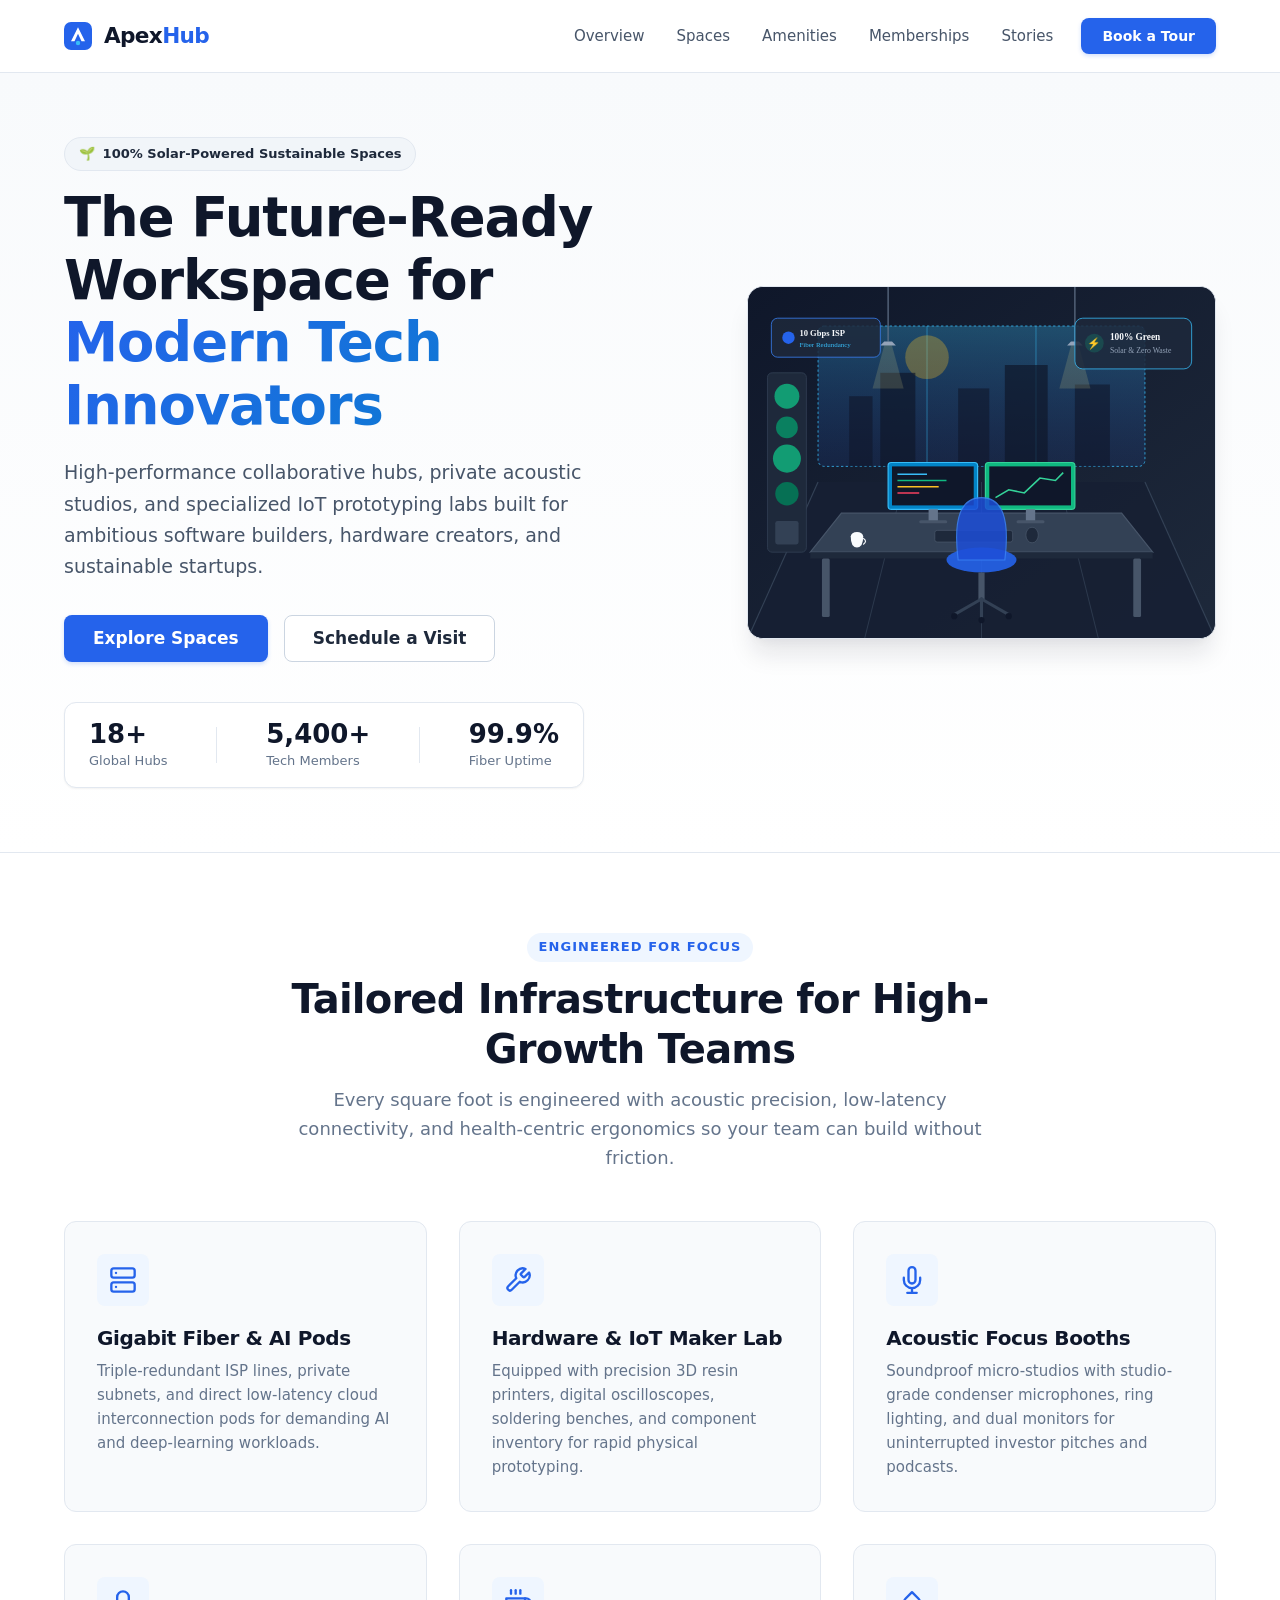
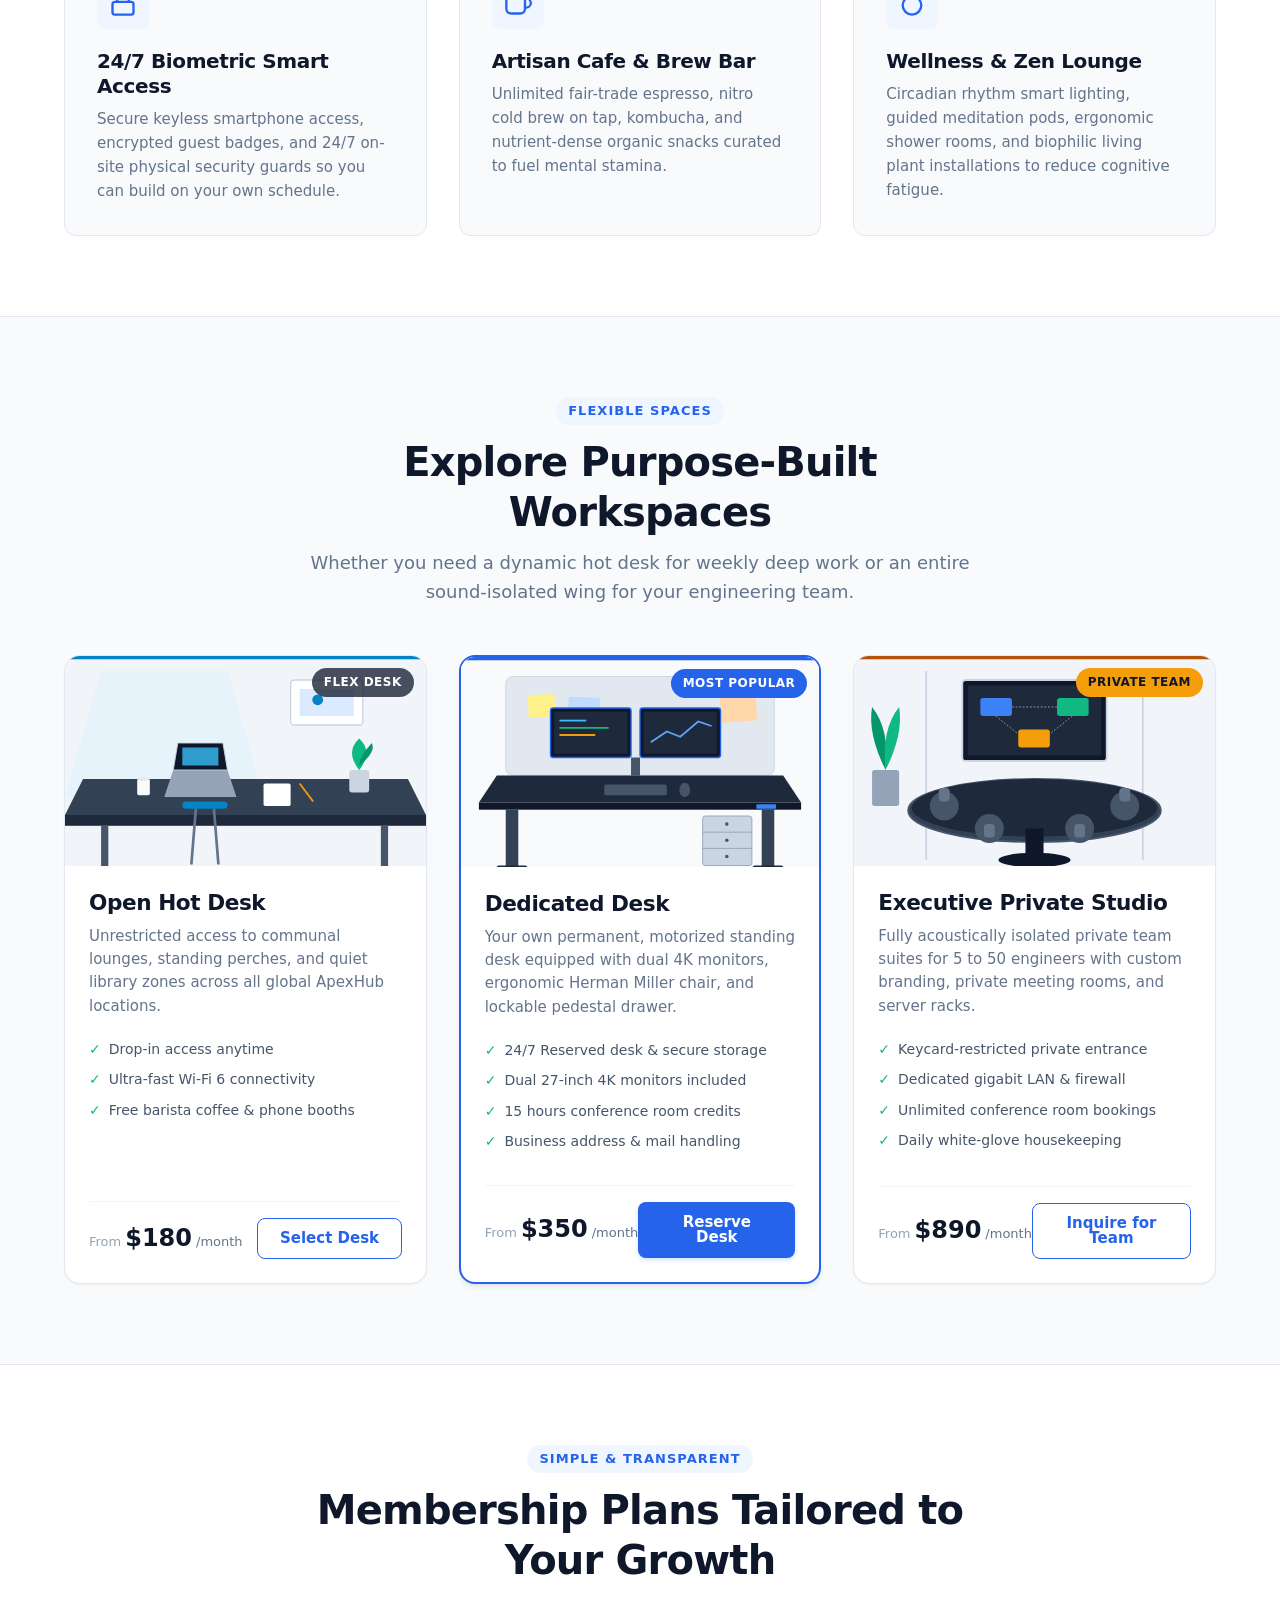
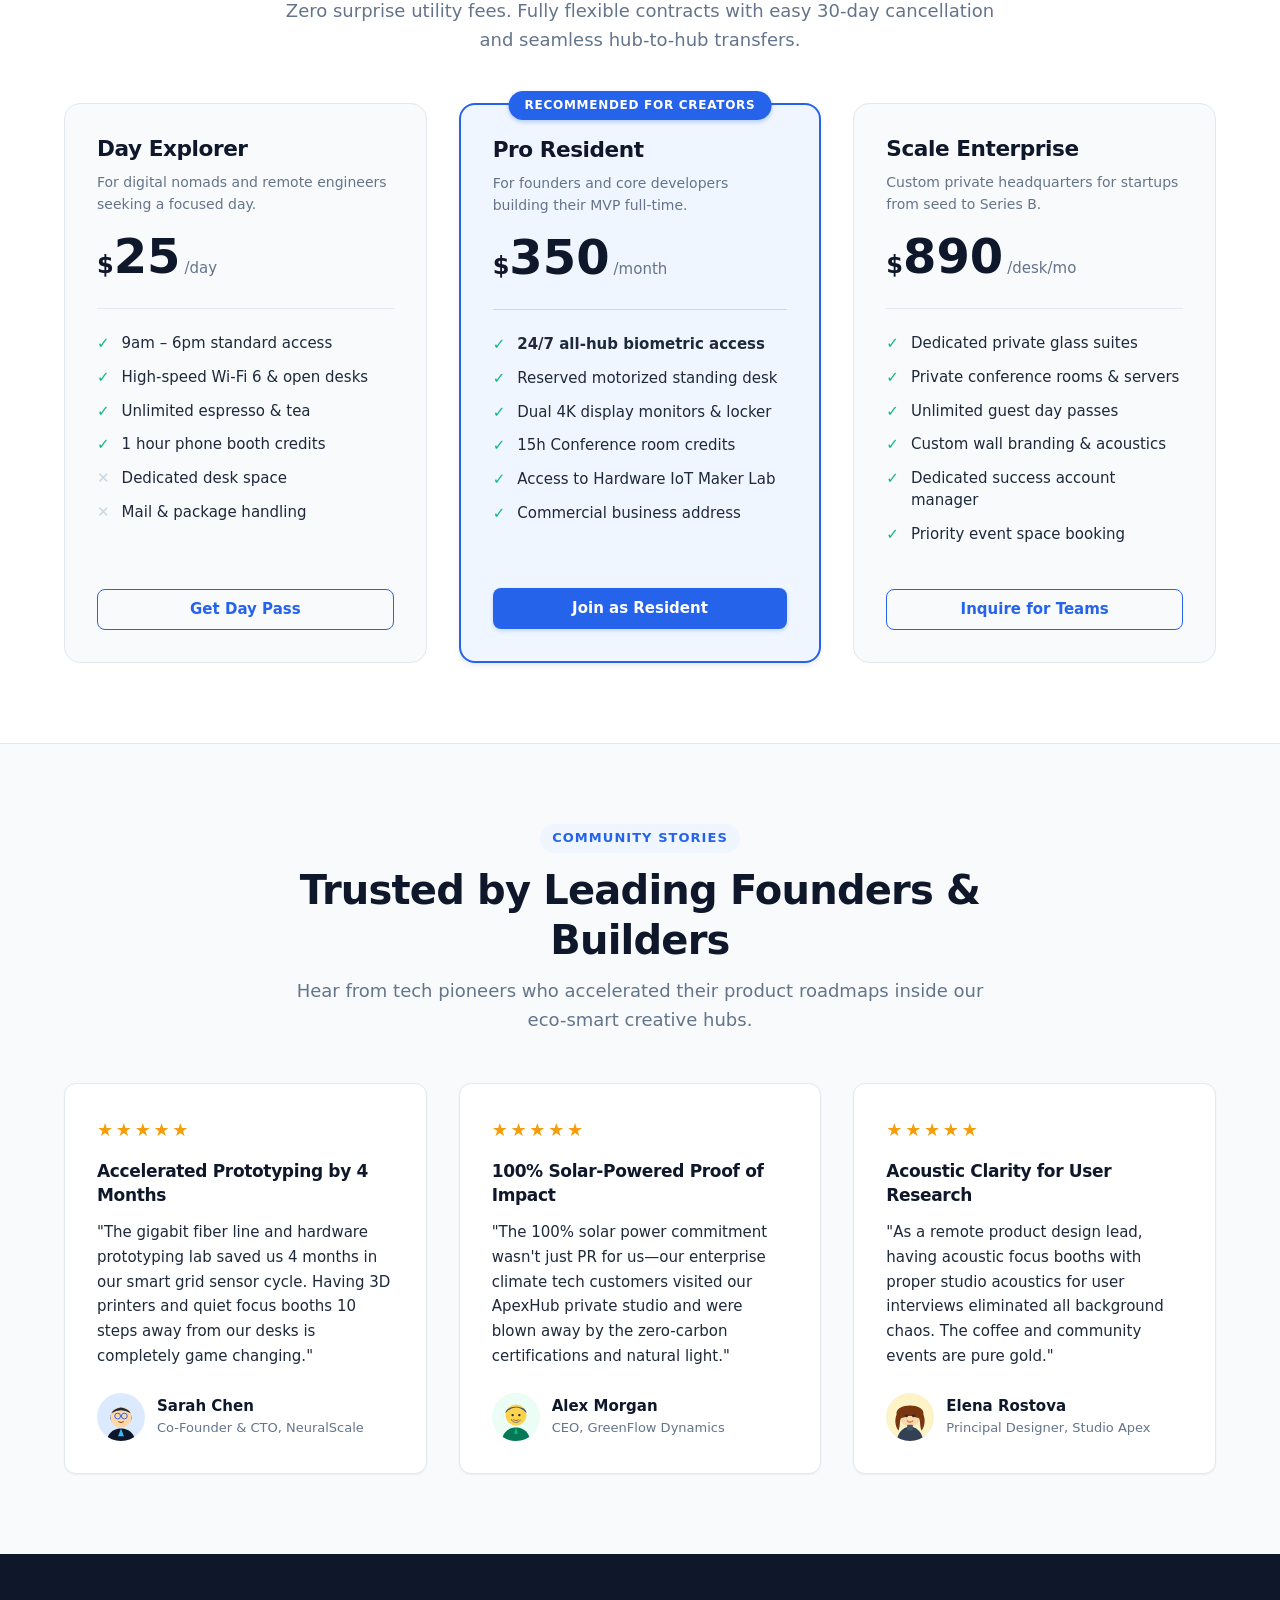
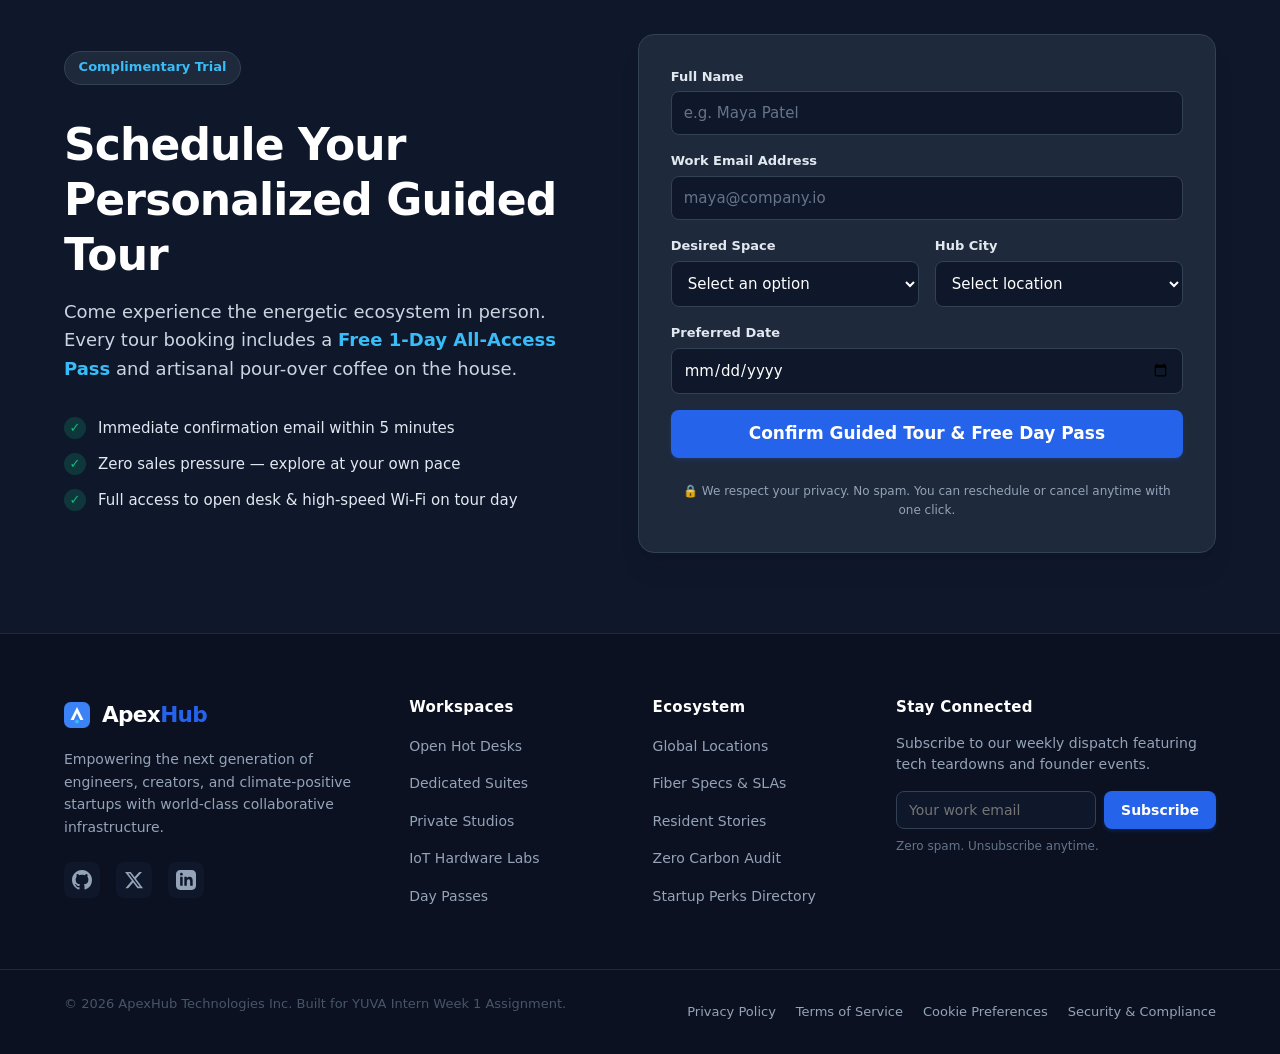
<file: task-01-static-webpage/index.html>
<!DOCTYPE html>
<html lang="en">
<head>
  <meta charset="UTF-8">
  <meta name="viewport" content="width=device-width, initial-scale=1.0">
  <meta name="description" content="ApexHub is a high-performance, eco-conscious co-working space and innovation hub designed for tech founders, creative teams, and hardware makers.">
  <meta name="author" content="YUVA Intern — Frontend Developer Intern">
  <meta name="theme-color" content="#0f172a">
  <title>ApexHub | Modern Sustainable Co-Working &amp; Tech Innovation Space</title>
  <link rel="stylesheet" href="style.css">
</head>
<body>
  <!-- Accessible Skip Navigation Link -->
  <a href="#main-content" class="skip-link">Skip to main content</a>

  <!-- Site Header & Navigation -->
  <header class="site-header" id="top">
    <div class="container header-container">
      <a href="#top" class="brand-logo" aria-label="ApexHub Home">
        <span class="logo-mark" aria-hidden="true">
          <svg viewBox="0 0 32 32" width="28" height="28" fill="none" xmlns="http://www.w3.org/2000/svg">
            <rect width="32" height="32" rx="8" fill="#2563eb"/>
            <path d="M16 6L24 22H20L16 13.5L12 22H8L16 6Z" fill="#ffffff"/>
            <circle cx="16" cy="24" r="2.5" fill="#38bdf8"/>
          </svg>
        </span>
        <span class="brand-name">Apex<span class="brand-accent">Hub</span></span>
      </a>

      <!-- Pure CSS Accessible Mobile Menu Toggle -->
      <input type="checkbox" id="nav-toggle" class="nav-toggle-input">
      <label for="nav-toggle" class="nav-toggle-btn">
        <span class="visually-hidden">Toggle navigation menu</span>
        <span class="hamburger-bar" aria-hidden="true"></span>
        <span class="hamburger-bar" aria-hidden="true"></span>
        <span class="hamburger-bar" aria-hidden="true"></span>
      </label>

      <!-- Main Navigation Menu -->
      <nav class="site-nav" aria-label="Main Navigation">
        <ul class="nav-list">
          <li class="nav-item"><a href="#overview" class="nav-link" onclick="document.getElementById('nav-toggle').checked=false">Overview</a></li>
          <li class="nav-item"><a href="#spaces" class="nav-link" onclick="document.getElementById('nav-toggle').checked=false">Spaces</a></li>
          <li class="nav-item"><a href="#amenities" class="nav-link" onclick="document.getElementById('nav-toggle').checked=false">Amenities</a></li>
          <li class="nav-item"><a href="#memberships" class="nav-link" onclick="document.getElementById('nav-toggle').checked=false">Memberships</a></li>
          <li class="nav-item"><a href="#stories" class="nav-link" onclick="document.getElementById('nav-toggle').checked=false">Stories</a></li>
          <li class="nav-item"><a href="#tour-booking" class="btn btn-primary nav-cta" onclick="document.getElementById('nav-toggle').checked=false">Book a Tour</a></li>
        </ul>
      </nav>
    </div>
  </header>

  <!-- Main Landmark Content -->
  <main id="main-content">

    <!-- HERO SECTION -->
    <section class="hero-section" id="overview" aria-labelledby="hero-title">
      <div class="container hero-container">
        
        <!-- Hero Text Column -->
        <div class="hero-content">
          <div class="badge-pill">
            <span class="badge-icon" aria-hidden="true">🌱</span>
            <span class="badge-text">100% Solar-Powered Sustainable Spaces</span>
          </div>

          <h1 id="hero-title" class="hero-title">
            The Future-Ready Workspace for <span class="text-gradient">Modern Tech Innovators</span>
          </h1>

          <p class="hero-description">
            High-performance collaborative hubs, private acoustic studios, and specialized IoT prototyping labs built for ambitious software builders, hardware creators, and sustainable startups.
          </p>

          <div class="hero-actions">
            <a href="#spaces" class="btn btn-primary btn-large">Explore Spaces</a>
            <a href="#tour-booking" class="btn btn-secondary btn-large">Schedule a Visit</a>
          </div>

          <!-- Live Metrics / Social Proof Stats Bar -->
          <div class="hero-stats-card">
            <div class="stat-item">
              <span class="stat-number">18+</span>
              <span class="stat-label">Global Hubs</span>
            </div>
            <div class="stat-divider" aria-hidden="true"></div>
            <div class="stat-item">
              <span class="stat-number">5,400+</span>
              <span class="stat-label">Tech Members</span>
            </div>
            <div class="stat-divider" aria-hidden="true"></div>
            <div class="stat-item">
              <span class="stat-number">99.9%</span>
              <span class="stat-label">Fiber Uptime</span>
            </div>
          </div>
        </div>

        <!-- Hero Visual Media Column -->
        <div class="hero-visual">
          <figure class="hero-figure">
            <img src="assets/hero-workspace.svg" alt="Architectural illustration of ApexHub co-working studio with dual monitor setup, ergonomic chair, and indoor solar greenery" width="600" height="450" class="hero-image">
            <figcaption class="visually-hidden">ApexHub flagship studio in San Francisco featuring redundant 10Gbps connectivity and zero-carbon infrastructure.</figcaption>
          </figure>
        </div>

      </div>
    </section>

    <!-- KEY AMENITIES & INFRASTRUCTURE SECTION -->
    <section class="amenities-section" id="amenities" aria-labelledby="amenities-title">
      <div class="container">
        
        <header class="section-header">
          <span class="section-tag">Engineered for Focus</span>
          <h2 id="amenities-title" class="section-title">Tailored Infrastructure for High-Growth Teams</h2>
          <p class="section-subtitle">
            Every square foot is engineered with acoustic precision, low-latency connectivity, and health-centric ergonomics so your team can build without friction.
          </p>
        </header>

        <!-- CSS Grid Amenities Cards -->
        <div class="amenities-grid">
          
          <article class="amenity-card">
            <div class="amenity-icon-wrapper" aria-hidden="true">
              <svg viewBox="0 0 24 24" width="28" height="28" fill="none" stroke="currentColor" stroke-width="2" stroke-linecap="round" stroke-linejoin="round">
                <rect x="2" y="2" width="20" height="8" rx="2" ry="2"/>
                <rect x="2" y="14" width="20" height="8" rx="2" ry="2"/>
                <line x1="6" y1="6" x2="6.01" y2="6"/>
                <line x1="6" y1="18" x2="6.01" y2="18"/>
              </svg>
            </div>
            <h3 class="amenity-title">Gigabit Fiber &amp; AI Pods</h3>
            <p class="amenity-text">
              Triple-redundant ISP lines, private subnets, and direct low-latency cloud interconnection pods for demanding AI and deep-learning workloads.
            </p>
          </article>

          <article class="amenity-card">
            <div class="amenity-icon-wrapper" aria-hidden="true">
              <svg viewBox="0 0 24 24" width="28" height="28" fill="none" stroke="currentColor" stroke-width="2" stroke-linecap="round" stroke-linejoin="round">
                <path d="M14.7 6.3a1 1 0 0 0 0 1.4l1.6 1.6a1 1 0 0 0 1.4 0l3.77-3.77a6 6 0 0 1-7.94 7.94l-6.91 6.91a2.12 2.12 0 0 1-3-3l6.91-6.91a6 6 0 0 1 7.94-7.94l-3.76 3.76z"/>
              </svg>
            </div>
            <h3 class="amenity-title">Hardware &amp; IoT Maker Lab</h3>
            <p class="amenity-text">
              Equipped with precision 3D resin printers, digital oscilloscopes, soldering benches, and component inventory for rapid physical prototyping.
            </p>
          </article>

          <article class="amenity-card">
            <div class="amenity-icon-wrapper" aria-hidden="true">
              <svg viewBox="0 0 24 24" width="28" height="28" fill="none" stroke="currentColor" stroke-width="2" stroke-linecap="round" stroke-linejoin="round">
                <path d="M12 1a3 3 0 0 0-3 3v8a3 3 0 0 0 6 0V4a3 3 0 0 0-3-3z"/>
                <path d="M19 10v2a7 7 0 0 1-14 0v-2"/>
                <line x1="12" y1="19" x2="12" y2="23"/>
                <line x1="8" y1="23" x2="16" y2="23"/>
              </svg>
            </div>
            <h3 class="amenity-title">Acoustic Focus Booths</h3>
            <p class="amenity-text">
              Soundproof micro-studios with studio-grade condenser microphones, ring lighting, and dual monitors for uninterrupted investor pitches and podcasts.
            </p>
          </article>

          <article class="amenity-card">
            <div class="amenity-icon-wrapper" aria-hidden="true">
              <svg viewBox="0 0 24 24" width="28" height="28" fill="none" stroke="currentColor" stroke-width="2" stroke-linecap="round" stroke-linejoin="round">
                <rect x="3" y="11" width="18" height="11" rx="2" ry="2"/>
                <path d="M7 11V7a5 5 0 0 1 10 0v4"/>
              </svg>
            </div>
            <h3 class="amenity-title">24/7 Biometric Smart Access</h3>
            <p class="amenity-text">
              Secure keyless smartphone access, encrypted guest badges, and 24/7 on-site physical security guards so you can build on your own schedule.
            </p>
          </article>

          <article class="amenity-card">
            <div class="amenity-icon-wrapper" aria-hidden="true">
              <svg viewBox="0 0 24 24" width="28" height="28" fill="none" stroke="currentColor" stroke-width="2" stroke-linecap="round" stroke-linejoin="round">
                <path d="M18 8h1a4 4 0 0 1 0 8h-1"/>
                <path d="M2 8h16v9a4 4 0 0 1-4 4H6a4 4 0 0 1-4-4V8z"/>
                <line x1="6" y1="1" x2="6" y2="4"/>
                <line x1="10" y1="1" x2="10" y2="4"/>
                <line x1="14" y1="1" x2="14" y2="4"/>
              </svg>
            </div>
            <h3 class="amenity-title">Artisan Cafe &amp; Brew Bar</h3>
            <p class="amenity-text">
              Unlimited fair-trade espresso, nitro cold brew on tap, kombucha, and nutrient-dense organic snacks curated to fuel mental stamina.
            </p>
          </article>

          <article class="amenity-card">
            <div class="amenity-icon-wrapper" aria-hidden="true">
              <svg viewBox="0 0 24 24" width="28" height="28" fill="none" stroke="currentColor" stroke-width="2" stroke-linecap="round" stroke-linejoin="round">
                <path d="M12 2.69l5.66 5.66a8 8 0 1 1-11.31 0z"/>
              </svg>
            </div>
            <h3 class="amenity-title">Wellness &amp; Zen Lounge</h3>
            <p class="amenity-text">
              Circadian rhythm smart lighting, guided meditation pods, ergonomic shower rooms, and biophilic living plant installations to reduce cognitive fatigue.
            </p>
          </article>

        </div>
      </div>
    </section>

    <!-- WORKSPACE SHOWCASE SECTION -->
    <section class="spaces-section" id="spaces" aria-labelledby="spaces-title">
      <div class="container">
        
        <header class="section-header">
          <span class="section-tag">Flexible Spaces</span>
          <h2 id="spaces-title" class="section-title">Explore Purpose-Built Workspaces</h2>
          <p class="section-subtitle">
            Whether you need a dynamic hot desk for weekly deep work or an entire sound-isolated wing for your engineering team.
          </p>
        </header>

        <!-- 3 Workspace Showcase Cards -->
        <div class="spaces-grid">
          
          <!-- Card 1: Hot Desk -->
          <article class="space-card">
            <div class="space-image-container">
              <img src="assets/space-hotdesk.svg" alt="Open Hot Desk area with communal timber table, laptop, and bright window illumination" width="400" height="240" class="space-image">
              <span class="space-badge badge-neutral">Flex Desk</span>
            </div>
            <div class="space-body">
              <h3 class="space-title">Open Hot Desk</h3>
              <p class="space-description">
                Unrestricted access to communal lounges, standing perches, and quiet library zones across all global ApexHub locations.
              </p>
              <ul class="space-features" aria-label="Hot Desk Features">
                <li><span>✓</span> Drop-in access anytime</li>
                <li><span>✓</span> Ultra-fast Wi-Fi 6 connectivity</li>
                <li><span>✓</span> Free barista coffee &amp; phone booths</li>
              </ul>
              <div class="space-footer">
                <div class="space-pricing">
                  <span class="price-prefix">From</span>
                  <span class="price-amount">$180</span>
                  <span class="price-cycle">/month</span>
                </div>
                <a href="#tour-booking" class="btn btn-outline">Select Desk</a>
              </div>
            </div>
          </article>

          <!-- Card 2: Dedicated Desk (Featured) -->
          <article class="space-card featured-space">
            <div class="space-image-container">
              <img src="assets/space-dedicated.svg" alt="Dedicated Desk setup with dual display monitors, motorized standing frame, and lockable pedestal" width="400" height="240" class="space-image">
              <span class="space-badge badge-highlight">Most Popular</span>
            </div>
            <div class="space-body">
              <h3 class="space-title">Dedicated Desk</h3>
              <p class="space-description">
                Your own permanent, motorized standing desk equipped with dual 4K monitors, ergonomic Herman Miller chair, and lockable pedestal drawer.
              </p>
              <ul class="space-features" aria-label="Dedicated Desk Features">
                <li><span>✓</span> 24/7 Reserved desk &amp; secure storage</li>
                <li><span>✓</span> Dual 27-inch 4K monitors included</li>
                <li><span>✓</span> 15 hours conference room credits</li>
                <li><span>✓</span> Business address &amp; mail handling</li>
              </ul>
              <div class="space-footer">
                <div class="space-pricing">
                  <span class="price-prefix">From</span>
                  <span class="price-amount">$350</span>
                  <span class="price-cycle">/month</span>
                </div>
                <a href="#tour-booking" class="btn btn-primary">Reserve Desk</a>
              </div>
            </div>
          </article>

          <!-- Card 3: Executive Private Studio -->
          <article class="space-card">
            <div class="space-image-container">
              <img src="assets/space-studio.svg" alt="Glass enclosed private executive studio with conference table, digital whiteboard, and custom branding" width="400" height="240" class="space-image">
              <span class="space-badge badge-premium">Private Team</span>
            </div>
            <div class="space-body">
              <h3 class="space-title">Executive Private Studio</h3>
              <p class="space-description">
                Fully acoustically isolated private team suites for 5 to 50 engineers with custom branding, private meeting rooms, and server racks.
              </p>
              <ul class="space-features" aria-label="Private Studio Features">
                <li><span>✓</span> Keycard-restricted private entrance</li>
                <li><span>✓</span> Dedicated gigabit LAN &amp; firewall</li>
                <li><span>✓</span> Unlimited conference room bookings</li>
                <li><span>✓</span> Daily white-glove housekeeping</li>
              </ul>
              <div class="space-footer">
                <div class="space-pricing">
                  <span class="price-prefix">From</span>
                  <span class="price-amount">$890</span>
                  <span class="price-cycle">/month</span>
                </div>
                <a href="#tour-booking" class="btn btn-outline">Inquire for Team</a>
              </div>
            </div>
          </article>

        </div>
      </div>
    </section>

    <!-- MEMBERSHIP & PRICING PLANS SECTION -->
    <section class="pricing-section" id="memberships" aria-labelledby="pricing-title">
      <div class="container">
        
        <header class="section-header">
          <span class="section-tag">Simple &amp; Transparent</span>
          <h2 id="pricing-title" class="section-title">Membership Plans Tailored to Your Growth</h2>
          <p class="section-subtitle">
            Zero surprise utility fees. Fully flexible contracts with easy 30-day cancellation and seamless hub-to-hub transfers.
          </p>
        </header>

        <div class="pricing-grid">
          
          <!-- Plan 1 -->
          <div class="pricing-plan">
            <div class="plan-header">
              <h3 class="plan-name">Day Explorer</h3>
              <p class="plan-description">For digital nomads and remote engineers seeking a focused day.</p>
              <div class="plan-price">
                <span class="currency">$</span>
                <span class="amount">25</span>
                <span class="period">/day</span>
              </div>
            </div>
            <ul class="plan-perks">
              <li><span class="perk-check" aria-hidden="true">✓</span> 9am – 6pm standard access</li>
              <li><span class="perk-check" aria-hidden="true">✓</span> High-speed Wi-Fi 6 &amp; open desks</li>
              <li><span class="perk-check" aria-hidden="true">✓</span> Unlimited espresso &amp; tea</li>
              <li><span class="perk-check" aria-hidden="true">✓</span> 1 hour phone booth credits</li>
              <li class="perk-disabled"><span class="perk-cross" aria-hidden="true">✕</span> Dedicated desk space</li>
              <li class="perk-disabled"><span class="perk-cross" aria-hidden="true">✕</span> Mail &amp; package handling</li>
            </ul>
            <div class="plan-cta">
              <a href="#tour-booking" class="btn btn-outline btn-block">Get Day Pass</a>
            </div>
          </div>

          <!-- Plan 2 (Highlighted) -->
          <div class="pricing-plan plan-recommended">
            <div class="plan-ribbon">Recommended for Creators</div>
            <div class="plan-header">
              <h3 class="plan-name">Pro Resident</h3>
              <p class="plan-description">For founders and core developers building their MVP full-time.</p>
              <div class="plan-price">
                <span class="currency">$</span>
                <span class="amount">350</span>
                <span class="period">/month</span>
              </div>
            </div>
            <ul class="plan-perks">
              <li><span class="perk-check" aria-hidden="true">✓</span> <strong>24/7 all-hub biometric access</strong></li>
              <li><span class="perk-check" aria-hidden="true">✓</span> Reserved motorized standing desk</li>
              <li><span class="perk-check" aria-hidden="true">✓</span> Dual 4K display monitors &amp; locker</li>
              <li><span class="perk-check" aria-hidden="true">✓</span> 15h Conference room credits</li>
              <li><span class="perk-check" aria-hidden="true">✓</span> Access to Hardware IoT Maker Lab</li>
              <li><span class="perk-check" aria-hidden="true">✓</span> Commercial business address</li>
            </ul>
            <div class="plan-cta">
              <a href="#tour-booking" class="btn btn-primary btn-block">Join as Resident</a>
            </div>
          </div>

          <!-- Plan 3 -->
          <div class="pricing-plan">
            <div class="plan-header">
              <h3 class="plan-name">Scale Enterprise</h3>
              <p class="plan-description">Custom private headquarters for startups from seed to Series B.</p>
              <div class="plan-price">
                <span class="currency">$</span>
                <span class="amount">890</span>
                <span class="period">/desk/mo</span>
              </div>
            </div>
            <ul class="plan-perks">
              <li><span class="perk-check" aria-hidden="true">✓</span> Dedicated private glass suites</li>
              <li><span class="perk-check" aria-hidden="true">✓</span> Private conference rooms &amp; servers</li>
              <li><span class="perk-check" aria-hidden="true">✓</span> Unlimited guest day passes</li>
              <li><span class="perk-check" aria-hidden="true">✓</span> Custom wall branding &amp; acoustics</li>
              <li><span class="perk-check" aria-hidden="true">✓</span> Dedicated success account manager</li>
              <li><span class="perk-check" aria-hidden="true">✓</span> Priority event space booking</li>
            </ul>
            <div class="plan-cta">
              <a href="#tour-booking" class="btn btn-outline btn-block">Inquire for Teams</a>
            </div>
          </div>

        </div>
      </div>
    </section>

    <!-- TESTIMONIALS & COMMUNITY SECTION -->
    <section class="testimonials-section" id="stories" aria-labelledby="stories-title">
      <div class="container">
        
        <header class="section-header">
          <span class="section-tag">Community Stories</span>
          <h2 id="stories-title" class="section-title">Trusted by Leading Founders &amp; Builders</h2>
          <p class="section-subtitle">
            Hear from tech pioneers who accelerated their product roadmaps inside our eco-smart creative hubs.
          </p>
        </header>

        <div class="testimonials-grid">
          
          <article class="testimonial-card">
            <div class="testimonial-rating" role="img" aria-label="5 out of 5 stars">
              <span aria-hidden="true">★★★★★</span>
            </div>
            <h3 class="testimonial-headline">Accelerated Prototyping by 4 Months</h3>
            <blockquote class="testimonial-quote">
              "The gigabit fiber line and hardware prototyping lab saved us 4 months in our smart grid sensor cycle. Having 3D printers and quiet focus booths 10 steps away from our desks is completely game changing."
            </blockquote>
            <footer class="testimonial-author">
              <img src="assets/avatar-1.svg" alt="Portrait photo of Sarah Chen" width="48" height="48" class="author-avatar">
              <div class="author-meta">
                <cite class="author-name">Sarah Chen</cite>
                <span class="author-title">Co-Founder &amp; CTO, NeuralScale</span>
              </div>
            </footer>
          </article>

          <article class="testimonial-card">
            <div class="testimonial-rating" role="img" aria-label="5 out of 5 stars">
              <span aria-hidden="true">★★★★★</span>
            </div>
            <h3 class="testimonial-headline">100% Solar-Powered Proof of Impact</h3>
            <blockquote class="testimonial-quote">
              "The 100% solar power commitment wasn't just PR for us—our enterprise climate tech customers visited our ApexHub private studio and were blown away by the zero-carbon certifications and natural light."
            </blockquote>
            <footer class="testimonial-author">
              <img src="assets/avatar-2.svg" alt="Portrait photo of Alex Morgan" width="48" height="48" class="author-avatar">
              <div class="author-meta">
                <cite class="author-name">Alex Morgan</cite>
                <span class="author-title">CEO, GreenFlow Dynamics</span>
              </div>
            </footer>
          </article>

          <article class="testimonial-card">
            <div class="testimonial-rating" role="img" aria-label="5 out of 5 stars">
              <span aria-hidden="true">★★★★★</span>
            </div>
            <h3 class="testimonial-headline">Acoustic Clarity for User Research</h3>
            <blockquote class="testimonial-quote">
              "As a remote product design lead, having acoustic focus booths with proper studio acoustics for user interviews eliminated all background chaos. The coffee and community events are pure gold."
            </blockquote>
            <footer class="testimonial-author">
              <img src="assets/avatar-3.svg" alt="Portrait photo of Elena Rostova" width="48" height="48" class="author-avatar">
              <div class="author-meta">
                <cite class="author-name">Elena Rostova</cite>
                <span class="author-title">Principal Designer, Studio Apex</span>
              </div>
            </footer>
          </article>

        </div>
      </div>
    </section>

    <!-- SCHEDULE TOUR & CTA SECTION -->
    <section class="booking-section" id="tour-booking" aria-labelledby="booking-title">
      <div class="container">
        <div class="booking-wrapper">
          
          <div class="booking-info">
            <span class="badge-pill badge-pill-dark">Complimentary Trial</span>
            <h2 id="booking-title" class="booking-title">Schedule Your Personalized Guided Tour</h2>
            <p class="booking-text">
              Come experience the energetic ecosystem in person. Every tour booking includes a <strong>Free 1-Day All-Access Pass</strong> and artisanal pour-over coffee on the house.
            </p>
            <ul class="booking-guarantees">
              <li>
                <span class="guarantee-icon" aria-hidden="true">✓</span>
                <span>Immediate confirmation email within 5 minutes</span>
              </li>
              <li>
                <span class="guarantee-icon" aria-hidden="true">✓</span>
                <span>Zero sales pressure — explore at your own pace</span>
              </li>
              <li>
                <span class="guarantee-icon" aria-hidden="true">✓</span>
                <span>Full access to open desk &amp; high-speed Wi-Fi on tour day</span>
              </li>
            </ul>
          </div>

          <!-- Interactive Tour Form -->
          <div class="booking-form-card">
            <form action="#tour-booking" method="get" class="tour-form" id="tour-form">
              <div class="form-group">
                <label for="full-name" class="form-label">Full Name</label>
                <input type="text" id="full-name" name="full_name" class="form-input" placeholder="e.g. Maya Patel" required autocomplete="name">
              </div>

              <div class="form-group">
                <label for="work-email" class="form-label">Work Email Address</label>
                <input type="email" id="work-email" name="work_email" class="form-input" placeholder="maya@company.io" required autocomplete="email">
              </div>

              <div class="form-row">
                <div class="form-group">
                  <label for="space-type" class="form-label">Desired Space</label>
                  <select id="space-type" name="space_type" class="form-select" required>
                    <option value="" disabled selected>Select an option</option>
                    <option value="hot-desk">Open Hot Desk ($180/mo)</option>
                    <option value="dedicated-desk">Dedicated Desk ($350/mo)</option>
                    <option value="private-studio">Private Studio ($890+/mo)</option>
                    <option value="maker-lab">Hardware Maker Lab Only</option>
                  </select>
                </div>

                <div class="form-group">
                  <label for="hub-location" class="form-label">Hub City</label>
                  <select id="hub-location" name="hub_location" class="form-select" required>
                    <option value="" disabled selected>Select location</option>
                    <option value="san-francisco">San Francisco (Mission Bay)</option>
                    <option value="seattle">Seattle (South Lake Union)</option>
                    <option value="austin">Austin (Downtown Tech Corridor)</option>
                    <option value="boston">Boston (Seaport District)</option>
                    <option value="london">London (Shoreditch Silicon)</option>
                  </select>
                </div>
              </div>

              <div class="form-group">
                <label for="preferred-date" class="form-label">Preferred Date</label>
                <input type="date" id="preferred-date" name="preferred_date" class="form-input" required>
              </div>

              <button type="submit" class="btn btn-primary btn-block btn-large">
                Confirm Guided Tour &amp; Free Day Pass
              </button>

              <p class="form-disclaimer">
                🔒 We respect your privacy. No spam. You can reschedule or cancel anytime with one click.
              </p>
            </form>
          </div>

        </div>
      </div>
    </section>

  </main>

  <!-- SEMANTIC SITE FOOTER -->
  <footer class="site-footer">
    <h2 class="visually-hidden">ApexHub Footer Directory and Information</h2>
    <div class="container footer-container">
      
      <!-- Brand & Mission Column -->
      <div class="footer-col footer-brand-col">
        <a href="#top" class="brand-logo footer-logo" aria-label="ApexHub Home">
          <span class="logo-mark" aria-hidden="true">
            <svg viewBox="0 0 32 32" width="26" height="26" fill="none" xmlns="http://www.w3.org/2000/svg">
              <rect width="32" height="32" rx="8" fill="#3b82f6"/>
              <path d="M16 6L24 22H20L16 13.5L12 22H8L16 6Z" fill="#ffffff"/>
              <circle cx="16" cy="24" r="2.5" fill="#38bdf8"/>
            </svg>
          </span>
          <span class="brand-name">Apex<span class="brand-accent">Hub</span></span>
        </a>
        <p class="footer-tagline">
          Empowering the next generation of engineers, creators, and climate-positive startups with world-class collaborative infrastructure.
        </p>
        <div class="social-links" role="group" aria-label="ApexHub Social Profiles">
          <a href="https://github.com/shweeta1015/digital-design-projects" class="social-link" aria-label="ApexHub on GitHub" target="_blank" rel="noopener noreferrer">
            <svg viewBox="0 0 24 24" width="20" height="20" fill="currentColor">
              <path d="M12 0C5.37 0 0 5.37 0 12c0 5.31 3.435 9.795 8.205 11.385.6.105.825-.255.825-.57 0-.285-.015-1.23-.015-2.235-3.015.555-3.795-.735-4.035-1.41-.135-.345-.72-1.41-1.23-1.695-.42-.225-1.02-.78-.015-.795.945-.015 1.62.87 1.845 1.23 1.08 1.815 2.805 1.305 3.495.99.105-.78.42-1.305.765-1.605-2.67-.3-5.46-1.335-5.46-5.925 0-1.305.465-2.385 1.23-3.225-.12-.3-.54-1.53.12-3.18 0 0 1.005-.315 3.3 1.23.96-.27 1.98-.405 3-.405s2.04.135 3 .405c2.295-1.56 3.3-1.23 3.3-1.23.66 1.65.24 2.88.12 3.18.765.84 1.23 1.905 1.23 3.225 0 4.605-2.805 5.625-5.475 5.925.435.375.81 1.095.81 2.22 0 1.605-.015 2.895-.015 3.3 0 .315.225.69.825.57A12.02 12.02 0 0024 12c0-6.63-5.37-12-12-12z"/>
            </svg>
          </a>
          <a href="https://twitter.com" class="social-link" aria-label="ApexHub on Twitter / X" target="_blank" rel="noopener noreferrer">
            <svg viewBox="0 0 24 24" width="20" height="20" fill="currentColor">
              <path d="M18.244 2.25h3.308l-7.227 8.26 8.502 11.24H16.17l-5.214-6.817L4.99 21.75H1.68l7.73-8.835L1.254 2.25H8.08l4.713 6.231zm-1.161 17.52h1.833L7.084 4.126H5.117z"/>
            </svg>
          </a>
          <a href="https://linkedin.com" class="social-link" aria-label="ApexHub on LinkedIn" target="_blank" rel="noopener noreferrer">
            <svg viewBox="0 0 24 24" width="20" height="20" fill="currentColor">
              <path d="M19 0h-14c-2.761 0-5 2.239-5 5v14c0 2.761 2.239 5 5 5h14c2.762 0 5-2.239 5-5v-14c0-2.761-2.238-5-5-5zm-11 19h-3v-11h3v11zm-1.5-12.268c-.966 0-1.75-.79-1.75-1.764s.784-1.764 1.75-1.764 1.75.79 1.75 1.764-.783 1.764-1.75 1.764zm13.5 12.268h-3v-5.604c0-3.368-4-3.113-4 0v5.604h-3v-11h3v1.765c1.396-2.586 7-2.777 7 2.476v6.759z"/>
            </svg>
          </a>
        </div>
      </div>

      <!-- Quick Nav Links -->
      <div class="footer-col">
        <h3 class="footer-heading">Workspaces</h3>
        <ul class="footer-links">
          <li><a href="#spaces">Open Hot Desks</a></li>
          <li><a href="#spaces">Dedicated Suites</a></li>
          <li><a href="#spaces">Private Studios</a></li>
          <li><a href="#amenities">IoT Hardware Labs</a></li>
          <li><a href="#tour-booking">Day Passes</a></li>
        </ul>
      </div>

      <!-- Resources Links -->
      <div class="footer-col">
        <h3 class="footer-heading">Ecosystem</h3>
        <ul class="footer-links">
          <li><a href="#amenities">Global Locations</a></li>
          <li><a href="#amenities">Fiber Specs &amp; SLAs</a></li>
          <li><a href="#stories">Resident Stories</a></li>
          <li><a href="#overview">Zero Carbon Audit</a></li>
          <li><a href="#memberships">Startup Perks Directory</a></li>
        </ul>
      </div>

      <!-- Newsletter Column -->
      <div class="footer-col footer-newsletter-col">
        <h3 class="footer-heading">Stay Connected</h3>
        <p class="newsletter-desc">Subscribe to our weekly dispatch featuring tech teardowns and founder events.</p>
        <form action="#top" method="get" class="newsletter-form">
          <label for="newsletter-email" class="visually-hidden">Work email address for newsletter subscription</label>
          <input type="email" id="newsletter-email" name="newsletter_email" placeholder="Your work email" class="newsletter-input" required autocomplete="email">
          <button type="submit" class="btn btn-primary btn-newsletter">Subscribe</button>
        </form>
        <p class="newsletter-note">Zero spam. Unsubscribe anytime.</p>
      </div>

    </div>

    <!-- Bottom Legal Bar -->
    <div class="footer-bottom">
      <div class="container footer-bottom-container">
        <p class="copyright-text">
          &copy; 2026 ApexHub Technologies Inc. Built for YUVA Intern Week 1 Assignment.
        </p>
        <ul class="legal-links">
          <li><a href="#overview">Privacy Policy</a></li>
          <li><a href="#overview">Terms of Service</a></li>
          <li><a href="#overview">Cookie Preferences</a></li>
          <li><a href="#overview">Security &amp; Compliance</a></li>
        </ul>
      </div>
    </div>
  </footer>

</body>
</html>
</file>
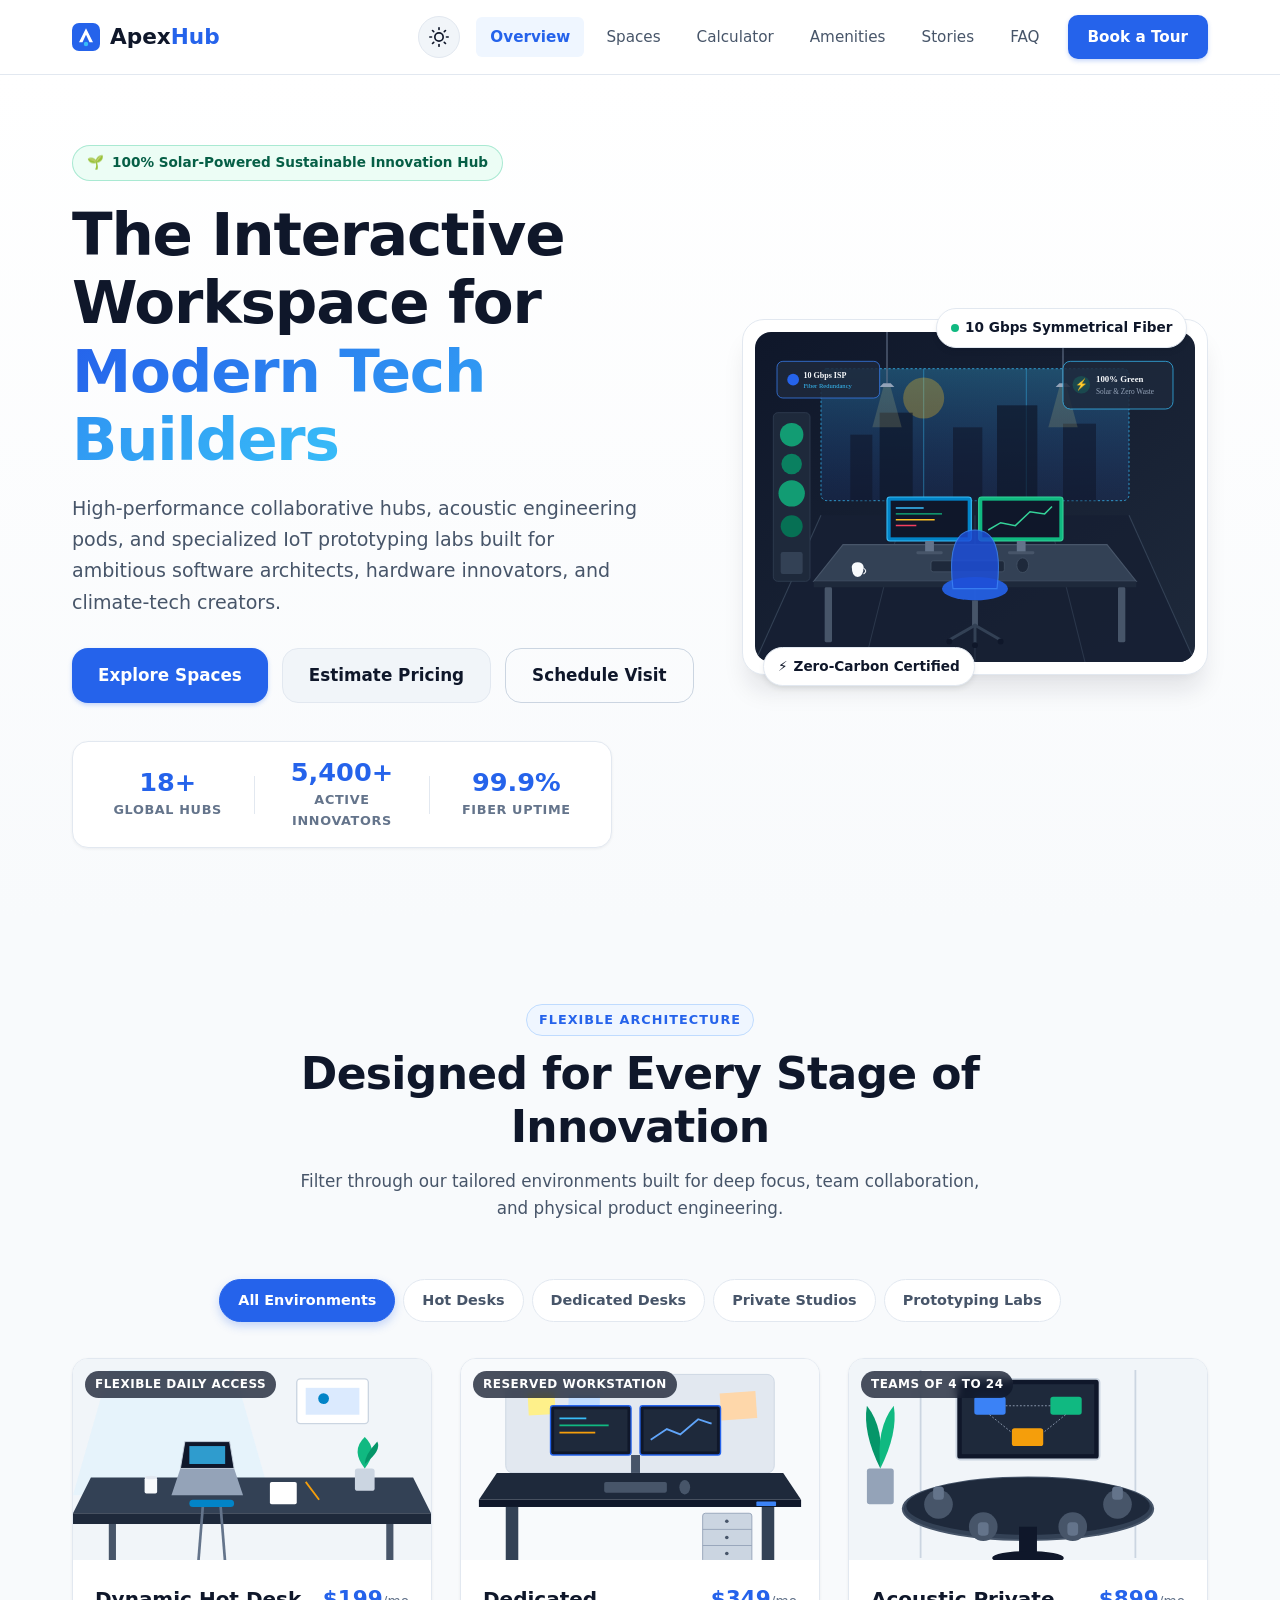
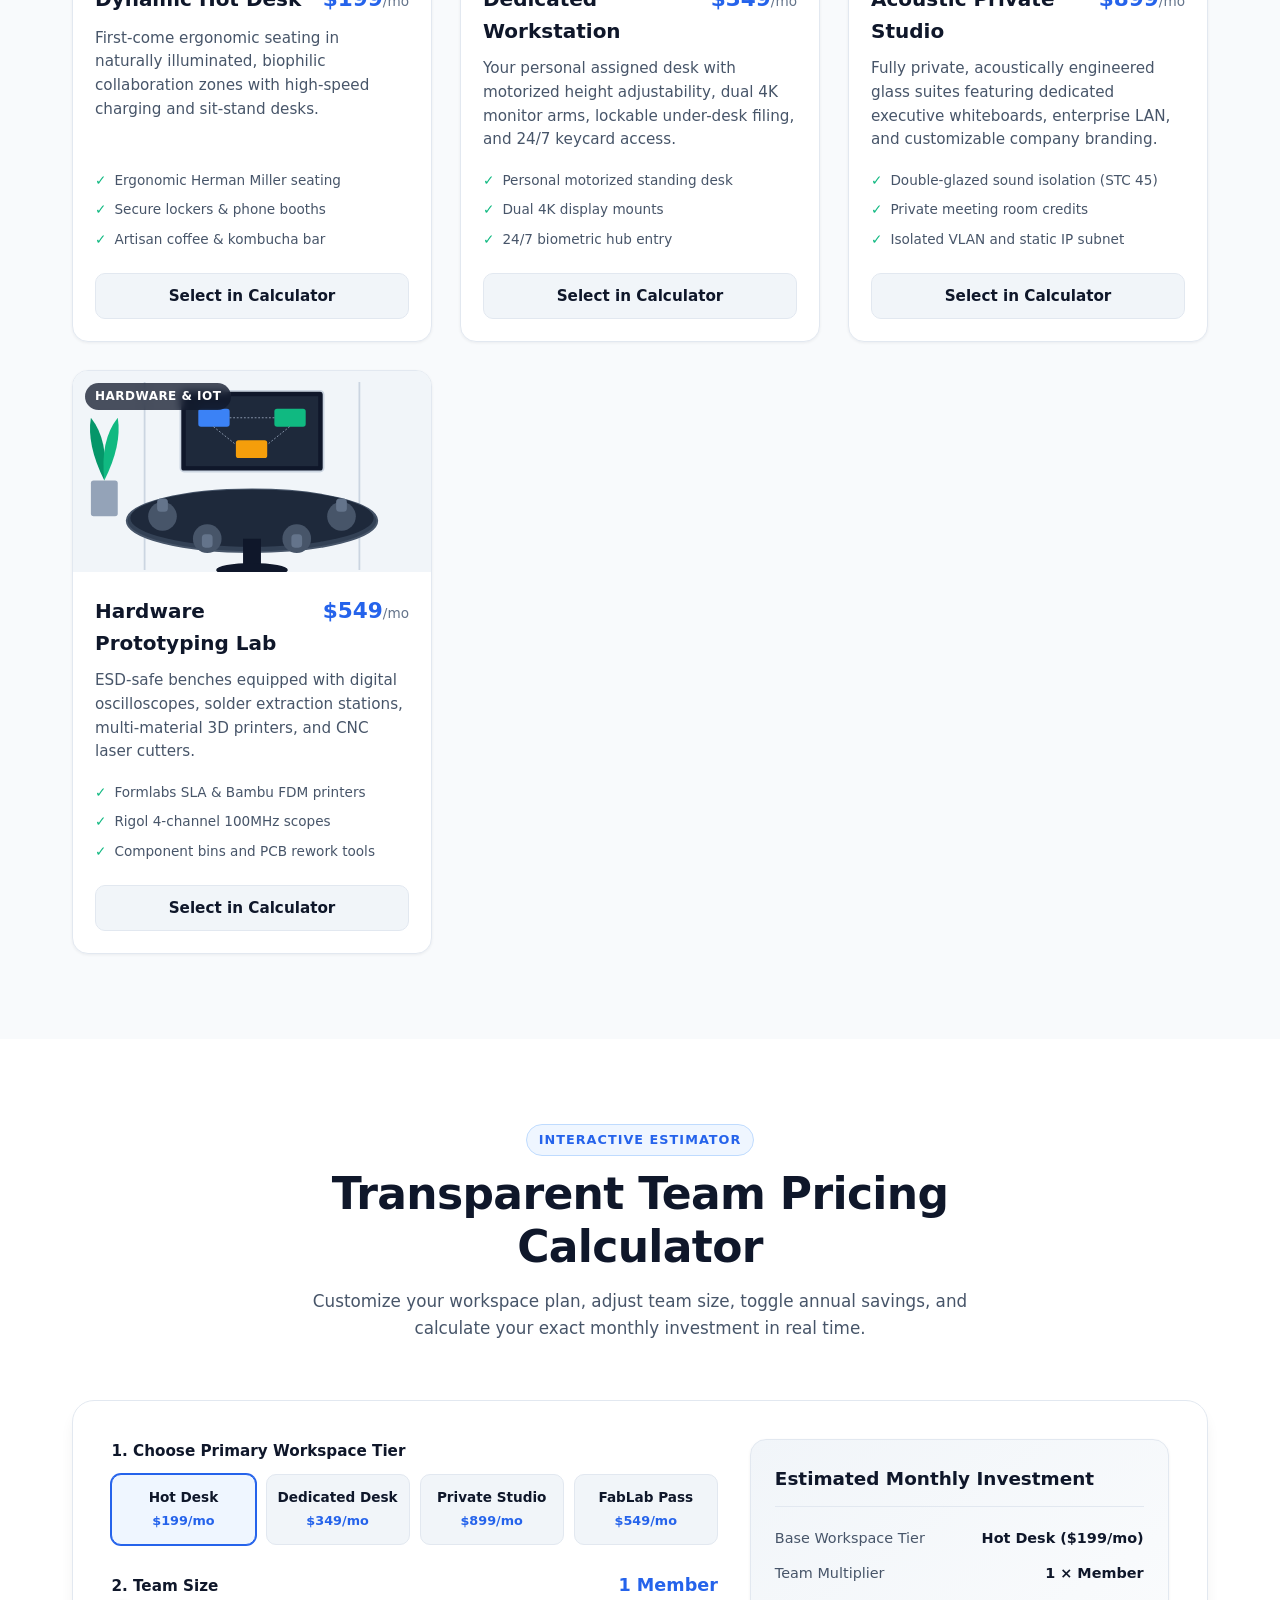
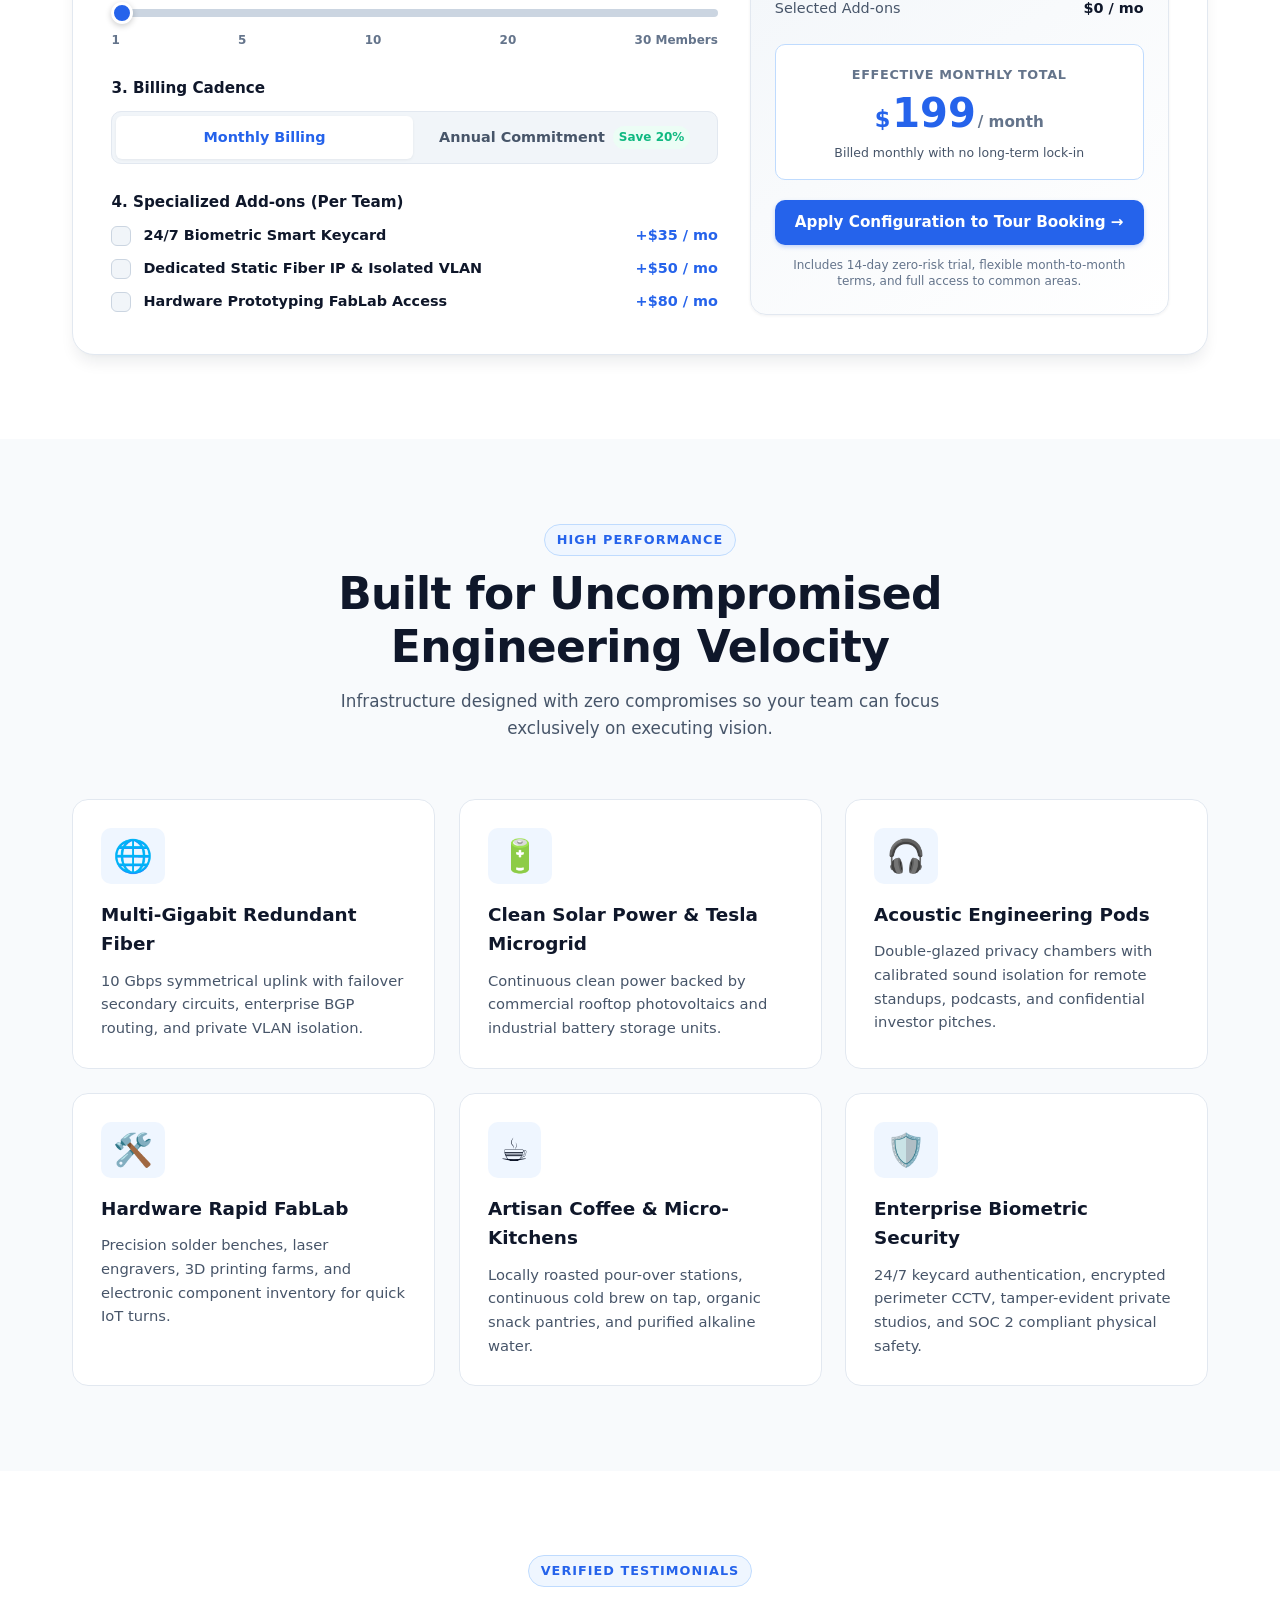
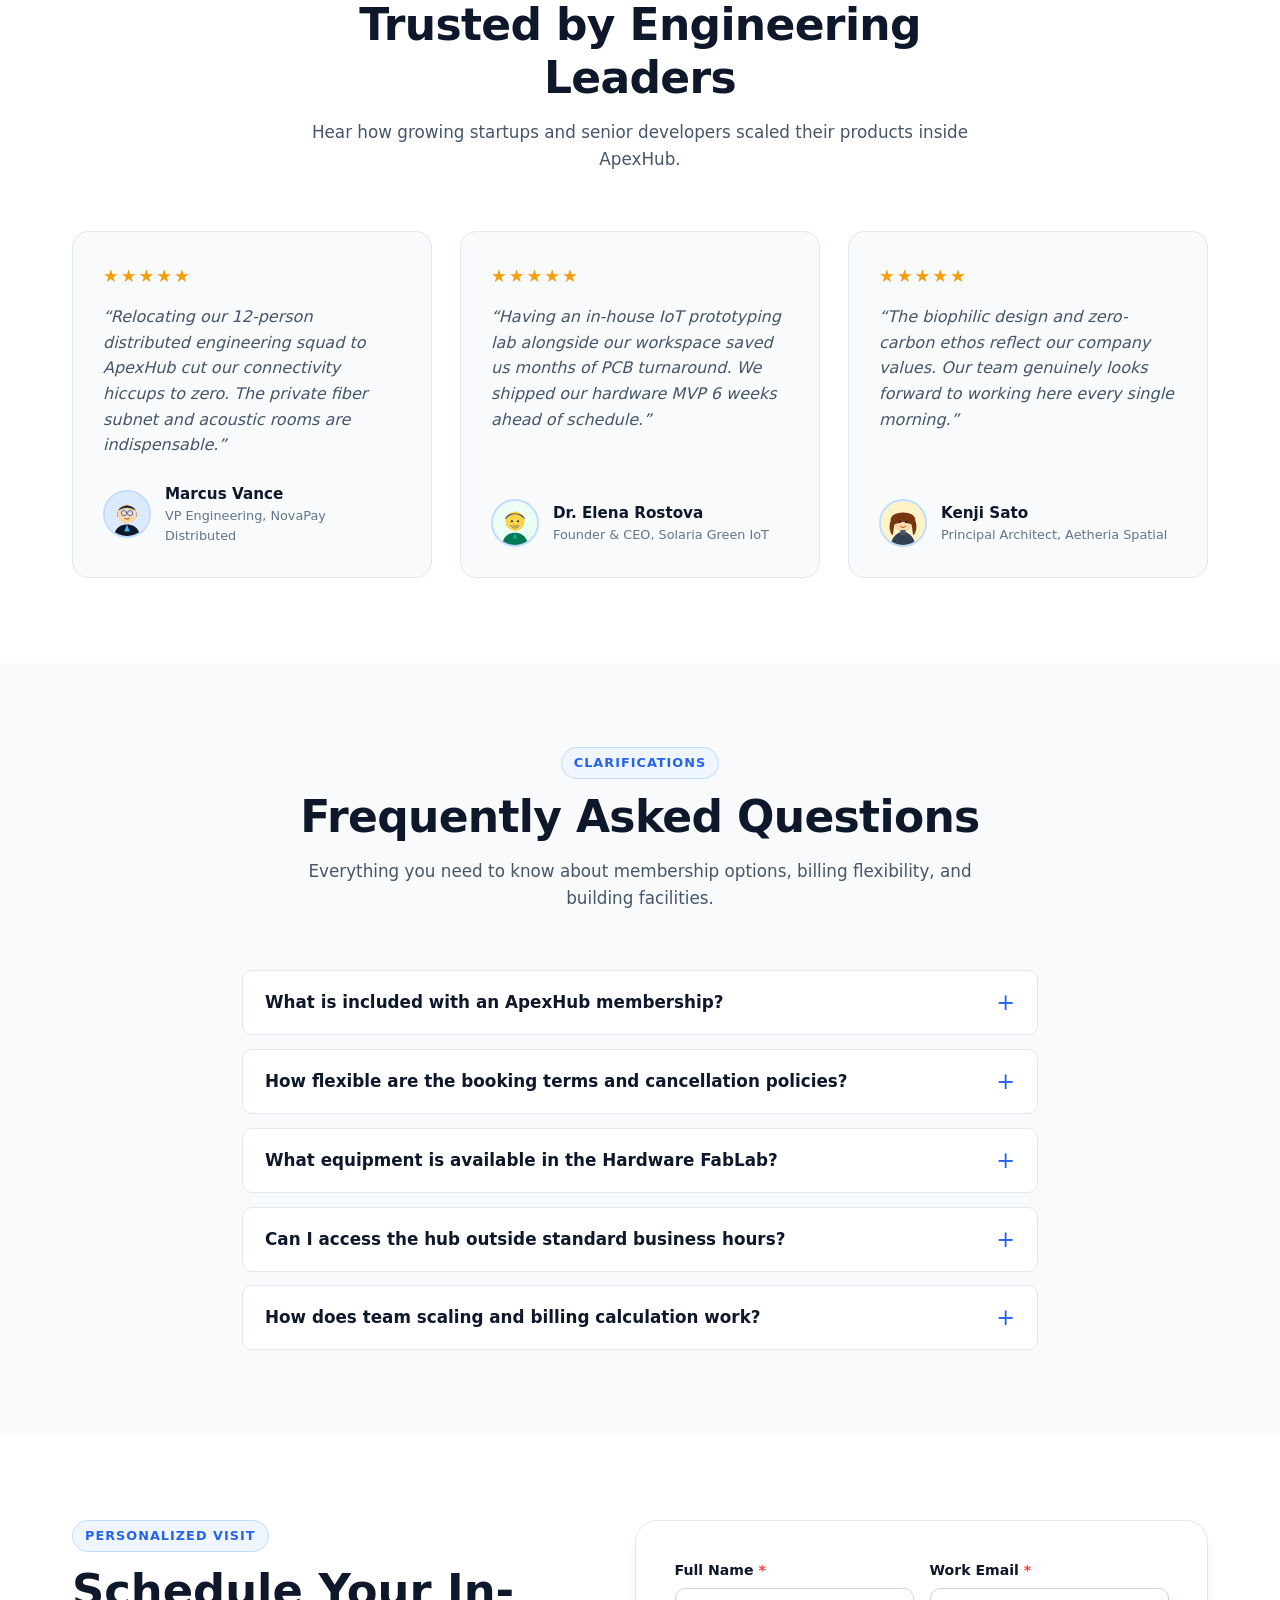
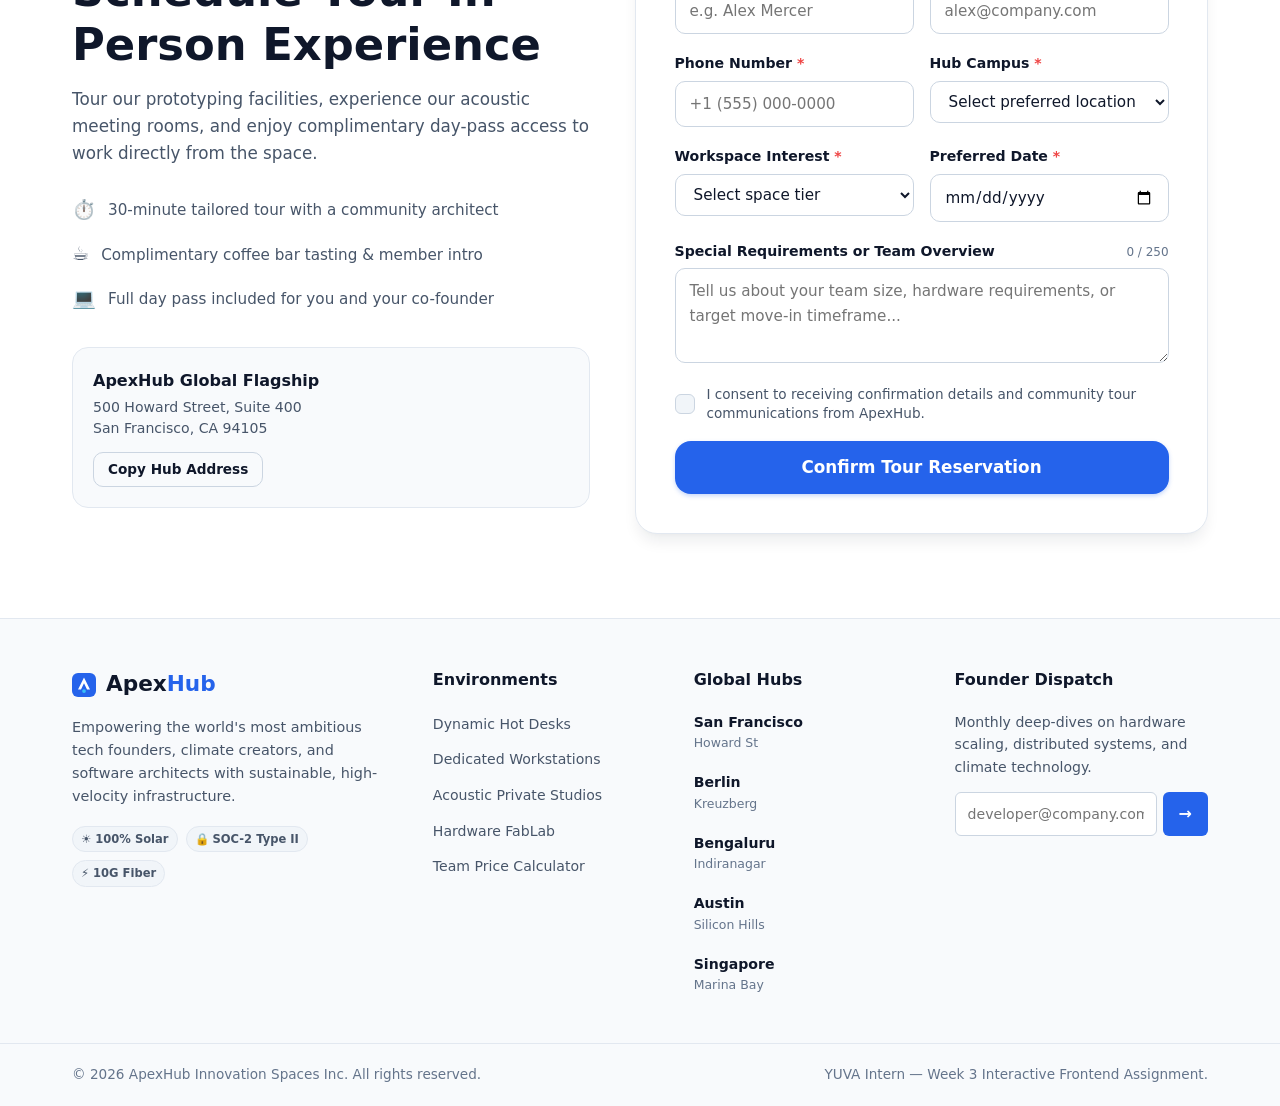
<file: task-03/index.html>
<!DOCTYPE html>
<html lang="en" data-theme="light">
<head>
  <meta charset="UTF-8">
  <meta name="viewport" content="width=device-width, initial-scale=1.0">
  <meta name="description" content="ApexHub is a high-performance, eco-conscious co-working space and tech innovation hub designed for software engineers, hardware creators, and sustainable startups.">
  <meta name="author" content="YUVA Intern — Frontend Developer Intern">
  <meta name="theme-color" content="#2563eb">
  <title>ApexHub | Interactive Tech Innovation Space &amp; Co-Working Hub</title>
  
  <!-- CSS Stylesheet -->
  <link rel="stylesheet" href="css/style.css">
  
  <!-- Favicon SVG -->
  <link rel="icon" href="data:image/svg+xml,<svg xmlns=%22http://www.w3.org/2000/svg%22 viewBox=%220 0 32 32%22><rect width=%2232%22 height=%2232%22 rx=%228%22 fill=%22%232563eb%22/><path d=%22M16 6L24 22H20L16 13.5L12 22H8L16 6Z%22 fill=%22%23fff%22/><circle cx=%2216%22 cy=%2224%22 r=%222.5%22 fill=%22%2338bdf8%22/></svg>">
</head>
<body>
  <!-- Accessible Skip Navigation Link -->
  <a href="#main-content" class="skip-link">Skip to main content</a>

  <!-- Header & Navigation Bar -->
  <header class="site-header" id="header" role="banner">
    <div class="container header-container">
      <a href="#top" class="brand-logo" aria-label="ApexHub Home">
        <span class="logo-mark" aria-hidden="true">
          <svg viewBox="0 0 32 32" width="28" height="28" fill="none" xmlns="http://www.w3.org/2000/svg">
            <rect width="32" height="32" rx="8" fill="#2563eb"/>
            <path d="M16 6L24 22H20L16 13.5L12 22H8L16 6Z" fill="#ffffff"/>
            <circle cx="16" cy="24" r="2.5" fill="#38bdf8"/>
          </svg>
        </span>
        <span class="brand-name">Apex<span class="brand-accent">Hub</span></span>
      </a>

      <!-- Header Controls: Theme Toggle & Navigation -->
      <div class="header-right">
        <!-- Visual Theme Toggle Button (Light / Dark) -->
        <button class="theme-toggle" id="themeToggle" type="button" aria-label="Switch visual appearance theme" title="Toggle Light / Dark Theme">
          <span class="theme-icon sun-icon" aria-hidden="true">
            <svg viewBox="0 0 24 24" width="20" height="20" fill="none" stroke="currentColor" stroke-width="2" stroke-linecap="round" stroke-linejoin="round">
              <circle cx="12" cy="12" r="5"></circle>
              <line x1="12" y1="1" x2="12" y2="3"></line>
              <line x1="12" y1="21" x2="12" y2="23"></line>
              <line x1="4.22" y1="4.22" x2="5.64" y2="5.64"></line>
              <line x1="18.36" y1="18.36" x2="19.78" y2="19.78"></line>
              <line x1="1" y1="12" x2="3" y2="12"></line>
              <line x1="21" y1="12" x2="23" y2="12"></line>
              <line x1="4.22" y1="19.78" x2="5.64" y2="18.36"></line>
              <line x1="18.36" y1="5.64" x2="19.78" y2="4.22"></line>
            </svg>
          </span>
          <span class="theme-icon moon-icon" aria-hidden="true">
            <svg viewBox="0 0 24 24" width="20" height="20" fill="none" stroke="currentColor" stroke-width="2" stroke-linecap="round" stroke-linejoin="round">
              <path d="M21 12.79A9 9 0 1 1 11.21 3 7 7 0 0 0 21 12.79z"></path>
            </svg>
          </span>
          <span class="visually-hidden" id="themeStatusText">Current theme: light</span>
        </button>

        <!-- Mobile Hamburger Navigation Toggle -->
        <button class="nav-toggle" id="navToggle" type="button" aria-expanded="false" aria-controls="primaryNav" aria-label="Toggle primary navigation menu">
          <span class="hamburger-bar" aria-hidden="true"></span>
          <span class="hamburger-bar" aria-hidden="true"></span>
          <span class="hamburger-bar" aria-hidden="true"></span>
        </button>

        <!-- Main Navigation Menu -->
        <nav class="primary-nav" id="primaryNav" aria-label="Primary Navigation">
          <ul class="nav-list" role="list">
            <li class="nav-item"><a href="#overview" class="nav-link active">Overview</a></li>
            <li class="nav-item"><a href="#spaces" class="nav-link">Spaces</a></li>
            <li class="nav-item"><a href="#calculator" class="nav-link">Calculator</a></li>
            <li class="nav-item"><a href="#amenities" class="nav-link">Amenities</a></li>
            <li class="nav-item"><a href="#stories" class="nav-link">Stories</a></li>
            <li class="nav-item"><a href="#faq" class="nav-link">FAQ</a></li>
            <li class="nav-item"><a href="#tour-booking" class="btn btn-primary nav-cta">Book a Tour</a></li>
          </ul>
        </nav>
      </div>
    </div>
  </header>

  <!-- Mobile Drawer Backdrop Overlay -->
  <div class="nav-overlay" id="navOverlay" aria-hidden="true"></div>

  <!-- Main Landmark Content -->
  <main id="main-content">

    <!-- HERO SECTION -->
    <section class="hero-section" id="overview" aria-labelledby="hero-title">
      <div class="container hero-container">
        
        <!-- Text Column -->
        <div class="hero-content reveal-on-scroll">
          <div class="badge-pill">
            <span class="badge-icon" aria-hidden="true">🌱</span>
            <span class="badge-text">100% Solar-Powered Sustainable Innovation Hub</span>
          </div>

          <h1 id="hero-title" class="hero-title">
            The Interactive Workspace for <span class="text-gradient">Modern Tech Builders</span>
          </h1>

          <p class="hero-description">
            High-performance collaborative hubs, acoustic engineering pods, and specialized IoT prototyping labs built for ambitious software architects, hardware innovators, and climate-tech creators.
          </p>

          <div class="hero-actions">
            <a href="#spaces" class="btn btn-primary btn-large ripple-btn">Explore Spaces</a>
            <a href="#calculator" class="btn btn-secondary btn-large ripple-btn">Estimate Pricing</a>
            <a href="#tour-booking" class="btn btn-outline btn-large ripple-btn">Schedule Visit</a>
          </div>

          <!-- Dynamic Metrics Stat Card -->
          <div class="hero-stats-card">
            <div class="stat-item">
              <span class="stat-number" data-target="18">18+</span>
              <span class="stat-label">Global Hubs</span>
            </div>
            <div class="stat-divider" aria-hidden="true"></div>
            <div class="stat-item">
              <span class="stat-number" data-target="5400">5,400+</span>
              <span class="stat-label">Active Innovators</span>
            </div>
            <div class="stat-divider" aria-hidden="true"></div>
            <div class="stat-item">
              <span class="stat-number" data-target="99.9">99.9%</span>
              <span class="stat-label">Fiber Uptime</span>
            </div>
          </div>
        </div>

        <!-- Visual Column -->
        <div class="hero-visual reveal-on-scroll">
          <div class="visual-wrapper">
            <img src="assets/hero-workspace.svg" alt="Isometric illustration of modern sustainable tech coworking hub with collaboration spaces and solar panels" class="hero-img" width="560" height="420" loading="eager">
            <div class="floating-tag tag-top" aria-hidden="true">
              <span class="tag-dot"></span> 10 Gbps Symmetrical Fiber
            </div>
            <div class="floating-tag tag-bottom" aria-hidden="true">
              <span class="tag-icon">⚡</span> Zero-Carbon Certified
            </div>
          </div>
        </div>

      </div>
    </section>

    <!-- INTERACTIVE SPACES FILTER SECTION -->
    <section class="section spaces-section" id="spaces" aria-labelledby="spaces-title">
      <div class="container">
        <div class="section-header reveal-on-scroll">
          <span class="section-badge">Flexible Architecture</span>
          <h2 id="spaces-title" class="section-title">Designed for Every Stage of Innovation</h2>
          <p class="section-subtitle">Filter through our tailored environments built for deep focus, team collaboration, and physical product engineering.</p>
        </div>

        <!-- Interactive Filter Controls -->
        <div class="filter-controls reveal-on-scroll" role="tablist" aria-label="Filter workspace categories">
          <button class="filter-btn active" role="tab" aria-selected="true" data-filter="all">All Environments</button>
          <button class="filter-btn" role="tab" aria-selected="false" data-filter="hotdesk">Hot Desks</button>
          <button class="filter-btn" role="tab" aria-selected="false" data-filter="dedicated">Dedicated Desks</button>
          <button class="filter-btn" role="tab" aria-selected="false" data-filter="studio">Private Studios</button>
          <button class="filter-btn" role="tab" aria-selected="false" data-filter="lab">Prototyping Labs</button>
        </div>

        <!-- Spaces Card Grid -->
        <div class="spaces-grid" id="spacesGrid">

          <!-- Card 1: Hot Desk -->
          <article class="space-card reveal-on-scroll" data-category="hotdesk">
            <div class="card-media">
              <img src="assets/space-hotdesk.svg" alt="Hot desk flexible open workspace layout" width="380" height="220" loading="lazy">
              <span class="card-tag">Flexible Daily Access</span>
            </div>
            <div class="card-body">
              <div class="card-header-row">
                <h3 class="card-title">Dynamic Hot Desk</h3>
                <span class="card-price">$199<span class="price-period">/mo</span></span>
              </div>
              <p class="card-desc">First-come ergonomic seating in naturally illuminated, biophilic collaboration zones with high-speed charging and sit-stand desks.</p>
              <ul class="card-features" role="list">
                <li>Ergonomic Herman Miller seating</li>
                <li>Secure lockers &amp; phone booths</li>
                <li>Artisan coffee &amp; kombucha bar</li>
              </ul>
              <button class="btn btn-secondary btn-full select-space-btn" data-space-name="Hot Desk" data-base-price="199">Select in Calculator</button>
            </div>
          </article>

          <!-- Card 2: Dedicated Desk -->
          <article class="space-card reveal-on-scroll" data-category="dedicated">
            <div class="card-media">
              <img src="assets/space-dedicated.svg" alt="Dedicated personal workstation with dual monitors" width="380" height="220" loading="lazy">
              <span class="card-tag">Reserved Workstation</span>
            </div>
            <div class="card-body">
              <div class="card-header-row">
                <h3 class="card-title">Dedicated Workstation</h3>
                <span class="card-price">$349<span class="price-period">/mo</span></span>
              </div>
              <p class="card-desc">Your personal assigned desk with motorized height adjustability, dual 4K monitor arms, lockable under-desk filing, and 24/7 keycard access.</p>
              <ul class="card-features" role="list">
                <li>Personal motorized standing desk</li>
                <li>Dual 4K display mounts</li>
                <li>24/7 biometric hub entry</li>
              </ul>
              <button class="btn btn-secondary btn-full select-space-btn" data-space-name="Dedicated Desk" data-base-price="349">Select in Calculator</button>
            </div>
          </article>

          <!-- Card 3: Private Studio -->
          <article class="space-card reveal-on-scroll" data-category="studio">
            <div class="card-media">
              <img src="assets/space-studio.svg" alt="Acoustic glass enclosed team studio space" width="380" height="220" loading="lazy">
              <span class="card-tag">Teams of 4 to 24</span>
            </div>
            <div class="card-body">
              <div class="card-header-row">
                <h3 class="card-title">Acoustic Private Studio</h3>
                <span class="card-price">$899<span class="price-period">/mo</span></span>
              </div>
              <p class="card-desc">Fully private, acoustically engineered glass suites featuring dedicated executive whiteboards, enterprise LAN, and customizable company branding.</p>
              <ul class="card-features" role="list">
                <li>Double-glazed sound isolation (STC 45)</li>
                <li>Private meeting room credits</li>
                <li>Isolated VLAN and static IP subnet</li>
              </ul>
              <button class="btn btn-secondary btn-full select-space-btn" data-space-name="Private Studio" data-base-price="899">Select in Calculator</button>
            </div>
          </article>

          <!-- Card 4: Prototyping Lab -->
          <article class="space-card reveal-on-scroll" data-category="lab">
            <div class="card-media">
              <img src="assets/space-studio.svg" alt="Hardware rapid prototyping laboratory" width="380" height="220" loading="lazy">
              <span class="card-tag">Hardware &amp; IoT</span>
            </div>
            <div class="card-body">
              <div class="card-header-row">
                <h3 class="card-title">Hardware Prototyping Lab</h3>
                <span class="card-price">$549<span class="price-period">/mo</span></span>
              </div>
              <p class="card-desc">ESD-safe benches equipped with digital oscilloscopes, solder extraction stations, multi-material 3D printers, and CNC laser cutters.</p>
              <ul class="card-features" role="list">
                <li>Formlabs SLA &amp; Bambu FDM printers</li>
                <li>Rigol 4-channel 100MHz scopes</li>
                <li>Component bins and PCB rework tools</li>
              </ul>
              <button class="btn btn-secondary btn-full select-space-btn" data-space-name="Prototyping Lab" data-base-price="549">Select in Calculator</button>
            </div>
          </article>

        </div>
      </div>
    </section>

    <!-- INTERACTIVE PRICING & TEAM CALCULATOR WIDGET -->
    <section class="section calculator-section" id="calculator" aria-labelledby="calc-title">
      <div class="container">
        <div class="section-header reveal-on-scroll">
          <span class="section-badge">Interactive Estimator</span>
          <h2 id="calc-title" class="section-title">Transparent Team Pricing Calculator</h2>
          <p class="section-subtitle">Customize your workspace plan, adjust team size, toggle annual savings, and calculate your exact monthly investment in real time.</p>
        </div>

        <div class="calc-widget reveal-on-scroll">
          
          <!-- Left Configuration Controls -->
          <div class="calc-controls">
            
            <!-- Step 1: Base Plan Selection -->
            <div class="calc-group">
              <label class="calc-label" id="planSelectionLabel">1. Choose Primary Workspace Tier</label>
              <div class="plan-options" role="radiogroup" aria-labelledby="planSelectionLabel">
                <button type="button" class="plan-pill active" role="radio" aria-checked="true" data-plan="hotdesk" data-price="199">
                  <span class="pill-name">Hot Desk</span>
                  <span class="pill-rate">$199/mo</span>
                </button>
                <button type="button" class="plan-pill" role="radio" aria-checked="false" data-plan="dedicated" data-price="349">
                  <span class="pill-name">Dedicated Desk</span>
                  <span class="pill-rate">$349/mo</span>
                </button>
                <button type="button" class="plan-pill" role="radio" aria-checked="false" data-plan="studio" data-price="899">
                  <span class="pill-name">Private Studio</span>
                  <span class="pill-rate">$899/mo</span>
                </button>
                <button type="button" class="plan-pill" role="radio" aria-checked="false" data-plan="lab" data-price="549">
                  <span class="pill-name">FabLab Pass</span>
                  <span class="pill-rate">$549/mo</span>
                </button>
              </div>
            </div>

            <!-- Step 2: Team Size Slider -->
            <div class="calc-group">
              <div class="slider-header">
                <label for="teamSizeSlider" class="calc-label">2. Team Size</label>
                <span class="slider-val" id="teamSizeValue">1 Member</span>
              </div>
              <input type="range" id="teamSizeSlider" class="custom-slider" min="1" max="30" value="1" step="1" aria-valuemin="1" aria-valuemax="30" aria-valuenow="1">
              <div class="slider-ticks" aria-hidden="true">
                <span>1</span>
                <span>5</span>
                <span>10</span>
                <span>20</span>
                <span>30 Members</span>
              </div>
            </div>

            <!-- Step 3: Billing Duration Toggle -->
            <div class="calc-group">
              <label class="calc-label" id="billingCycleLabel">3. Billing Cadence</label>
              <div class="billing-toggle-container" role="radiogroup" aria-labelledby="billingCycleLabel">
                <button type="button" class="billing-btn active" role="radio" aria-checked="true" data-cycle="monthly">
                  Monthly Billing
                </button>
                <button type="button" class="billing-btn" role="radio" aria-checked="false" data-cycle="annual">
                  Annual Commitment <span class="discount-badge">Save 20%</span>
                </button>
              </div>
            </div>

            <!-- Step 4: Optional Add-ons -->
            <div class="calc-group">
              <label class="calc-label">4. Specialized Add-ons (Per Team)</label>
              <div class="addons-list">
                <label class="addon-checkbox">
                  <input type="checkbox" id="addonBiometric" data-addon-price="35">
                  <span class="checkmark"></span>
                  <span class="addon-text">
                    <strong>24/7 Biometric Smart Keycard</strong>
                    <span class="addon-fee">+$35 / mo</span>
                  </span>
                </label>
                <label class="addon-checkbox">
                  <input type="checkbox" id="addonFiber" data-addon-price="50">
                  <span class="checkmark"></span>
                  <span class="addon-text">
                    <strong>Dedicated Static Fiber IP &amp; Isolated VLAN</strong>
                    <span class="addon-fee">+$50 / mo</span>
                  </span>
                </label>
                <label class="addon-checkbox">
                  <input type="checkbox" id="addonHardware" data-addon-price="80">
                  <span class="checkmark"></span>
                  <span class="addon-text">
                    <strong>Hardware Prototyping FabLab Access</strong>
                    <span class="addon-fee">+$80 / mo</span>
                  </span>
                </label>
              </div>
            </div>

          </div>

          <!-- Right Calculation Summary Card -->
          <div class="calc-summary">
            <h3 class="summary-title">Estimated Monthly Investment</h3>
            
            <div class="summary-breakdown">
              <div class="summary-row">
                <span class="row-label">Base Workspace Tier</span>
                <span class="row-val" id="summaryTierName">Hot Desk ($199/mo)</span>
              </div>
              <div class="summary-row">
                <span class="row-label">Team Multiplier</span>
                <span class="row-val" id="summaryTeamCount">1 × Member</span>
              </div>
              <div class="summary-row">
                <span class="row-label">Selected Add-ons</span>
                <span class="row-val" id="summaryAddonsPrice">$0 / mo</span>
              </div>
              <div class="summary-row" id="discountRow" style="display: none;">
                <span class="row-label discount-text">Annual 20% Discount</span>
                <span class="row-val discount-val" id="summaryDiscountAmount">-$0 / mo</span>
              </div>
            </div>

            <div class="summary-total-box">
              <span class="total-label">Effective Monthly Total</span>
              <div class="total-price-row">
                <span class="currency-symbol">$</span>
                <span class="total-amount" id="summaryTotalAmount">199</span>
                <span class="total-frequency">/ month</span>
              </div>
              <span class="total-billed-info" id="summaryBilledInfo">Billed monthly with no long-term lock-in</span>
            </div>

            <button type="button" class="btn btn-primary btn-full ripple-btn" id="applyToBookingBtn">
              Apply Configuration to Tour Booking &rarr;
            </button>
            <p class="summary-guarantee">Includes 14-day zero-risk trial, flexible month-to-month terms, and full access to common areas.</p>
          </div>

        </div>
      </div>
    </section>

    <!-- AMENITIES SECTION -->
    <section class="section amenities-section" id="amenities" aria-labelledby="amenities-title">
      <div class="container">
        <div class="section-header reveal-on-scroll">
          <span class="section-badge">High Performance</span>
          <h2 id="amenities-title" class="section-title">Built for Uncompromised Engineering Velocity</h2>
          <p class="section-subtitle">Infrastructure designed with zero compromises so your team can focus exclusively on executing vision.</p>
        </div>

        <div class="amenities-grid">
          <div class="amenity-card reveal-on-scroll">
            <div class="amenity-icon" aria-hidden="true">🌐</div>
            <h3 class="amenity-title">Multi-Gigabit Redundant Fiber</h3>
            <p class="amenity-desc">10 Gbps symmetrical uplink with failover secondary circuits, enterprise BGP routing, and private VLAN isolation.</p>
          </div>

          <div class="amenity-card reveal-on-scroll">
            <div class="amenity-icon" aria-hidden="true">🔋</div>
            <h3 class="amenity-title">Clean Solar Power &amp; Tesla Microgrid</h3>
            <p class="amenity-desc">Continuous clean power backed by commercial rooftop photovoltaics and industrial battery storage units.</p>
          </div>

          <div class="amenity-card reveal-on-scroll">
            <div class="amenity-icon" aria-hidden="true">🎧</div>
            <h3 class="amenity-title">Acoustic Engineering Pods</h3>
            <p class="amenity-desc">Double-glazed privacy chambers with calibrated sound isolation for remote standups, podcasts, and confidential investor pitches.</p>
          </div>

          <div class="amenity-card reveal-on-scroll">
            <div class="amenity-icon" aria-hidden="true">🛠️</div>
            <h3 class="amenity-title">Hardware Rapid FabLab</h3>
            <p class="amenity-desc">Precision solder benches, laser engravers, 3D printing farms, and electronic component inventory for quick IoT turns.</p>
          </div>

          <div class="amenity-card reveal-on-scroll">
            <div class="amenity-icon" aria-hidden="true">☕</div>
            <h3 class="amenity-title">Artisan Coffee &amp; Micro-Kitchens</h3>
            <p class="amenity-desc">Locally roasted pour-over stations, continuous cold brew on tap, organic snack pantries, and purified alkaline water.</p>
          </div>

          <div class="amenity-card reveal-on-scroll">
            <div class="amenity-icon" aria-hidden="true">🛡️</div>
            <h3 class="amenity-title">Enterprise Biometric Security</h3>
            <p class="amenity-desc">24/7 keycard authentication, encrypted perimeter CCTV, tamper-evident private studios, and SOC 2 compliant physical safety.</p>
          </div>
        </div>
      </div>
    </section>

    <!-- COMMUNITY STORIES / TESTIMONIALS -->
    <section class="section stories-section" id="stories" aria-labelledby="stories-title">
      <div class="container">
        <div class="section-header reveal-on-scroll">
          <span class="section-badge">Verified Testimonials</span>
          <h2 id="stories-title" class="section-title">Trusted by Engineering Leaders</h2>
          <p class="section-subtitle">Hear how growing startups and senior developers scaled their products inside ApexHub.</p>
        </div>

        <div class="stories-grid">
          <article class="story-card reveal-on-scroll">
            <div class="story-rating" aria-label="5 out of 5 stars">★★★★★</div>
            <p class="story-quote">&ldquo;Relocating our 12-person distributed engineering squad to ApexHub cut our connectivity hiccups to zero. The private fiber subnet and acoustic rooms are indispensable.&rdquo;</p>
            <div class="story-author">
              <img src="assets/avatar-1.svg" alt="Portrait of Marcus Vance" class="author-avatar" width="48" height="48" loading="eager">
              <div class="author-info">
                <span class="author-name">Marcus Vance</span>
                <span class="author-role">VP Engineering, NovaPay Distributed</span>
              </div>
            </div>
          </article>

          <article class="story-card reveal-on-scroll">
            <div class="story-rating" aria-label="5 out of 5 stars">★★★★★</div>
            <p class="story-quote">&ldquo;Having an in-house IoT prototyping lab alongside our workspace saved us months of PCB turnaround. We shipped our hardware MVP 6 weeks ahead of schedule.&rdquo;</p>
            <div class="story-author">
              <img src="assets/avatar-2.svg" alt="Portrait of Dr. Elena Rostova" class="author-avatar" width="48" height="48" loading="eager">
              <div class="author-info">
                <span class="author-name">Dr. Elena Rostova</span>
                <span class="author-role">Founder &amp; CEO, Solaria Green IoT</span>
              </div>
            </div>
          </article>

          <article class="story-card reveal-on-scroll">
            <div class="story-rating" aria-label="5 out of 5 stars">★★★★★</div>
            <p class="story-quote">&ldquo;The biophilic design and zero-carbon ethos reflect our company values. Our team genuinely looks forward to working here every single morning.&rdquo;</p>
            <div class="story-author">
              <img src="assets/avatar-3.svg" alt="Portrait of Kenji Sato" class="author-avatar" width="48" height="48" loading="eager">
              <div class="author-info">
                <span class="author-name">Kenji Sato</span>
                <span class="author-role">Principal Architect, Aetheria Spatial</span>
              </div>
            </div>
          </article>
        </div>
      </div>
    </section>

    <!-- INTERACTIVE FAQ ACCORDION SECTION -->
    <section class="section faq-section" id="faq" aria-labelledby="faq-title">
      <div class="container faq-container">
        <div class="section-header reveal-on-scroll">
          <span class="section-badge">Clarifications</span>
          <h2 id="faq-title" class="section-title">Frequently Asked Questions</h2>
          <p class="section-subtitle">Everything you need to know about membership options, billing flexibility, and building facilities.</p>
        </div>

        <div class="accordion" id="faqAccordion" role="region" aria-label="ApexHub Frequently Asked Questions">

          <!-- FAQ Item 1 -->
          <div class="accordion-item reveal-on-scroll">
            <h3 class="accordion-header">
              <button class="accordion-trigger" type="button" aria-expanded="false" aria-controls="faq-ans-1" id="faq-btn-1">
                <span class="accordion-question">What is included with an ApexHub membership?</span>
                <span class="accordion-icon" aria-hidden="true">+</span>
              </button>
            </h3>
            <div class="accordion-content" id="faq-ans-1" role="region" aria-labelledby="faq-btn-1" hidden>
              <div class="accordion-body">
                All memberships include multi-gigabit symmetrical fiber Wi-Fi, ergonomic standing desks and seating, phone booth access, specialty espresso &amp; kombucha bar, kitchen privileges, standard mailing address services, and invite access to weekly tech founder talks and demo nights.
              </div>
            </div>
          </div>

          <!-- FAQ Item 2 -->
          <div class="accordion-item reveal-on-scroll">
            <h3 class="accordion-header">
              <button class="accordion-trigger" type="button" aria-expanded="false" aria-controls="faq-ans-2" id="faq-btn-2">
                <span class="accordion-question">How flexible are the booking terms and cancellation policies?</span>
                <span class="accordion-icon" aria-hidden="true">+</span>
              </button>
            </h3>
            <div class="accordion-content" id="faq-ans-2" role="region" aria-labelledby="faq-btn-2" hidden>
              <div class="accordion-body">
                Hot desk and dedicated desk plans are 100% month-to-month with a simple 30-day notice policy. There are no lock-in setup fees or termination penalties. Annual plans offer a 20% discount with payment upfront and can be transferred to any of our 18 global locations seamlessly.
              </div>
            </div>
          </div>

          <!-- FAQ Item 3 -->
          <div class="accordion-item reveal-on-scroll">
            <h3 class="accordion-header">
              <button class="accordion-trigger" type="button" aria-expanded="false" aria-controls="faq-ans-3" id="faq-btn-3">
                <span class="accordion-question">What equipment is available in the Hardware FabLab?</span>
                <span class="accordion-icon" aria-hidden="true">+</span>
              </button>
            </h3>
            <div class="accordion-content" id="faq-ans-3" role="region" aria-labelledby="faq-btn-3" hidden>
              <div class="accordion-body">
                Our FabLab features Formlabs 3+ SLA printers, Bambu Lab X1-Carbon multi-color FDM printers, Epilog laser cutters, Hakko temperature-controlled soldering stations with HEPA fume extraction, Rigol 4-channel oscilloscopes, thermal imaging cameras, and basic hand prototyping tools.
              </div>
            </div>
          </div>

          <!-- FAQ Item 4 -->
          <div class="accordion-item reveal-on-scroll">
            <h3 class="accordion-header">
              <button class="accordion-trigger" type="button" aria-expanded="false" aria-controls="faq-ans-4" id="faq-btn-4">
                <span class="accordion-question">Can I access the hub outside standard business hours?</span>
                <span class="accordion-icon" aria-hidden="true">+</span>
              </button>
            </h3>
            <div class="accordion-content" id="faq-ans-4" role="region" aria-labelledby="faq-btn-4" hidden>
              <div class="accordion-body">
                Dedicated desk and private studio members enjoy full 24/7/365 biometric access through encrypted mobile NFC credentials. Hot desk members have standard access from 7:00 AM to 9:00 PM Monday through Saturday, with optional 24/7 keycard upgrades available anytime.
              </div>
            </div>
          </div>

          <!-- FAQ Item 5 -->
          <div class="accordion-item reveal-on-scroll">
            <h3 class="accordion-header">
              <button class="accordion-trigger" type="button" aria-expanded="false" aria-controls="faq-ans-5" id="faq-btn-5">
                <span class="accordion-question">How does team scaling and billing calculation work?</span>
                <span class="accordion-icon" aria-hidden="true">+</span>
              </button>
            </h3>
            <div class="accordion-content" id="faq-ans-5" role="region" aria-labelledby="faq-btn-5" hidden>
              <div class="accordion-body">
                You can easily add or remove team members via your digital member dashboard. Team billing scales proportionally, and teams of 5 or more automatically receive unified monthly invoicing, pooled conference room credits, and dedicated Slack channels with our community management staff.
              </div>
            </div>
          </div>

        </div>
      </div>
    </section>

    <!-- INTERACTIVE TOUR BOOKING FORM -->
    <section class="section booking-section" id="tour-booking" aria-labelledby="booking-title">
      <div class="container booking-container">
        <div class="booking-wrapper reveal-on-scroll">
          
          <div class="booking-intro">
            <span class="section-badge">Personalized Visit</span>
            <h2 id="booking-title" class="booking-heading">Schedule Your In-Person Experience</h2>
            <p class="booking-sub">Tour our prototyping facilities, experience our acoustic meeting rooms, and enjoy complimentary day-pass access to work directly from the space.</p>
            
            <div class="booking-highlights">
              <div class="highlight-item">
                <span class="highlight-icon" aria-hidden="true">⏱️</span>
                <span>30-minute tailored tour with a community architect</span>
              </div>
              <div class="highlight-item">
                <span class="highlight-icon" aria-hidden="true">☕</span>
                <span>Complimentary coffee bar tasting &amp; member intro</span>
              </div>
              <div class="highlight-item">
                <span class="highlight-icon" aria-hidden="true">💻</span>
                <span>Full day pass included for you and your co-founder</span>
              </div>
            </div>

            <div class="contact-card">
              <h4 class="contact-card-title">ApexHub Global Flagship</h4>
              <p class="contact-card-address">500 Howard Street, Suite 400<br>San Francisco, CA 94105</p>
              <button type="button" class="btn btn-outline btn-small copy-address-btn" id="copyAddressBtn">
                Copy Hub Address
              </button>
            </div>
          </div>

          <!-- Form Column -->
          <div class="booking-form-card">
            
            <!-- Accessible Status Notification -->
            <div class="form-status" id="formStatus" role="status" aria-live="polite"></div>

            <form id="tourForm" class="tour-form" novalidate>
              
              <!-- Row 1: Name & Email -->
              <div class="form-row">
                <div class="form-group" id="groupName">
                  <label for="fullName" class="form-label">Full Name <span class="required" aria-hidden="true">*</span></label>
                  <input type="text" id="fullName" name="fullName" class="form-input" placeholder="e.g. Alex Mercer" required autocomplete="name" aria-required="true">
                  <span class="error-msg" id="errorName" aria-live="polite"></span>
                </div>

                <div class="form-group" id="groupEmail">
                  <label for="workEmail" class="form-label">Work Email <span class="required" aria-hidden="true">*</span></label>
                  <input type="email" id="workEmail" name="workEmail" class="form-input" placeholder="alex@company.com" required autocomplete="email" aria-required="true">
                  <span class="error-msg" id="errorEmail" aria-live="polite"></span>
                </div>
              </div>

              <!-- Row 2: Phone & Hub Location -->
              <div class="form-row">
                <div class="form-group" id="groupPhone">
                  <label for="phoneNumber" class="form-label">Phone Number <span class="required" aria-hidden="true">*</span></label>
                  <input type="tel" id="phoneNumber" name="phoneNumber" class="form-input" placeholder="+1 (555) 000-0000" required autocomplete="tel" aria-required="true">
                  <span class="error-msg" id="errorPhone" aria-live="polite"></span>
                </div>

                <div class="form-group" id="groupLocation">
                  <label for="hubLocation" class="form-label">Hub Campus <span class="required" aria-hidden="true">*</span></label>
                  <select id="hubLocation" name="hubLocation" class="form-select" required aria-required="true">
                    <option value="" disabled selected>Select preferred location</option>
                    <option value="SF">San Francisco — Howard St Campus</option>
                    <option value="BER">Berlin — Kreuzberg Tech District</option>
                    <option value="BLR">Bengaluru — Indiranagar Innovation Corridor</option>
                    <option value="ATX">Austin — Downtown Silicon Hills</option>
                    <option value="SGP">Singapore — Marina Bay Hub</option>
                  </select>
                  <span class="error-msg" id="errorLocation" aria-live="polite"></span>
                </div>
              </div>

              <!-- Row 3: Space Tier & Team Size -->
              <div class="form-row">
                <div class="form-group" id="groupSpaceType">
                  <label for="spaceType" class="form-label">Workspace Interest <span class="required" aria-hidden="true">*</span></label>
                  <select id="spaceType" name="spaceType" class="form-select" required aria-required="true">
                    <option value="" disabled selected>Select space tier</option>
                    <option value="Hot Desk">Dynamic Hot Desk ($199/mo)</option>
                    <option value="Dedicated Desk">Dedicated Workstation ($349/mo)</option>
                    <option value="Private Studio">Acoustic Private Studio ($899/mo)</option>
                    <option value="Prototyping Lab">Hardware FabLab Access ($549/mo)</option>
                  </select>
                  <span class="error-msg" id="errorSpaceType" aria-live="polite"></span>
                </div>

                <div class="form-group" id="groupTourDate">
                  <label for="tourDate" class="form-label">Preferred Date <span class="required" aria-hidden="true">*</span></label>
                  <input type="date" id="tourDate" name="tourDate" class="form-input" required aria-required="true">
                  <span class="error-msg" id="errorDate" aria-live="polite"></span>
                </div>
              </div>

              <!-- Row 4: Requirements & Character Counter -->
              <div class="form-group" id="groupMessage">
                <div class="label-with-counter">
                  <label for="specialRequests" class="form-label">Special Requirements or Team Overview</label>
                  <span class="char-counter" id="charCounter" aria-live="polite">0 / 250</span>
                </div>
                <textarea id="specialRequests" name="specialRequests" class="form-textarea" rows="3" maxlength="250" placeholder="Tell us about your team size, hardware requirements, or target move-in timeframe..."></textarea>
                <span class="error-msg" id="errorMessage" aria-live="polite"></span>
              </div>

              <!-- Terms agreement -->
              <div class="form-group checkbox-group" id="groupConsent">
                <label class="addon-checkbox">
                  <input type="checkbox" id="consentCheckbox" required aria-required="true">
                  <span class="checkmark"></span>
                  <span class="consent-text">I consent to receiving confirmation details and community tour communications from ApexHub.</span>
                </label>
                <span class="error-msg" id="errorConsent" aria-live="polite"></span>
              </div>

              <!-- Submit button with loading state -->
              <button type="submit" class="btn btn-primary btn-large btn-full ripple-btn" id="submitTourBtn">
                <span class="btn-text">Confirm Tour Reservation</span>
                <span class="btn-spinner" aria-hidden="true" style="display: none;"></span>
              </button>

            </form>

            <!-- Success Confirmation Card (Hidden by default, shown by JS) -->
            <div class="booking-success-card" id="bookingSuccessCard" style="display: none;" role="alert">
              <div class="success-icon" aria-hidden="true">✓</div>
              <h3 class="success-title">Tour Confirmed!</h3>
              <p class="success-desc">We have reserved your in-person visit. A calendar invitation and day-pass credentials have been sent to your email.</p>
              
              <div class="booking-details-box">
                <div class="detail-row">
                  <span class="detail-key">Reservation Ref:</span>
                  <span class="detail-val" id="resRefNumber">APX-9824</span>
                </div>
                <div class="detail-row">
                  <span class="detail-key">Attendee:</span>
                  <span class="detail-val" id="resAttendeeName">Alex Mercer</span>
                </div>
                <div class="detail-row">
                  <span class="detail-key">Campus:</span>
                  <span class="detail-val" id="resCampusLocation">San Francisco</span>
                </div>
                <div class="detail-row">
                  <span class="detail-key">Space Interest:</span>
                  <span class="detail-val" id="resSpaceInterest">Dedicated Workstation</span>
                </div>
                <div class="detail-row">
                  <span class="detail-key">Scheduled Date:</span>
                  <span class="detail-val" id="resTourDate">October 28, 2026</span>
                </div>
              </div>

              <button type="button" class="btn btn-secondary btn-full" id="bookAnotherBtn">
                Book Another Tour
              </button>
            </div>

          </div>

        </div>
      </div>
    </section>

  </main>

  <!-- Site Footer -->
  <footer class="site-footer" id="footer" role="contentinfo">
    <div class="container footer-container">
      
      <!-- Column 1: Brand & Bio -->
      <div class="footer-col footer-brand">
        <a href="#top" class="brand-logo footer-logo">
          <span class="logo-mark" aria-hidden="true">
            <svg viewBox="0 0 32 32" width="24" height="24" fill="none" xmlns="http://www.w3.org/2000/svg">
              <rect width="32" height="32" rx="8" fill="#2563eb"/>
              <path d="M16 6L24 22H20L16 13.5L12 22H8L16 6Z" fill="#ffffff"/>
              <circle cx="16" cy="24" r="2.5" fill="#38bdf8"/>
            </svg>
          </span>
          <span class="brand-name">Apex<span class="brand-accent">Hub</span></span>
        </a>
        <p class="footer-bio">Empowering the world's most ambitious tech founders, climate creators, and software architects with sustainable, high-velocity infrastructure.</p>
        <div class="footer-badges">
          <span class="micro-badge">☀️ 100% Solar</span>
          <span class="micro-badge">🔒 SOC-2 Type II</span>
          <span class="micro-badge">⚡ 10G Fiber</span>
        </div>
      </div>

      <!-- Column 2: Environments -->
      <div class="footer-col">
        <h4 class="footer-col-title">Environments</h4>
        <ul class="footer-links" role="list">
          <li><a href="#spaces" class="footer-link">Dynamic Hot Desks</a></li>
          <li><a href="#spaces" class="footer-link">Dedicated Workstations</a></li>
          <li><a href="#spaces" class="footer-link">Acoustic Private Studios</a></li>
          <li><a href="#spaces" class="footer-link">Hardware FabLab</a></li>
          <li><a href="#calculator" class="footer-link">Team Price Calculator</a></li>
        </ul>
      </div>

      <!-- Column 3: Hub Locations -->
      <div class="footer-col">
        <h4 class="footer-col-title">Global Hubs</h4>
        <ul class="footer-links" role="list">
          <li><span class="hub-city">San Francisco</span> <span class="hub-street">Howard St</span></li>
          <li><span class="hub-city">Berlin</span> <span class="hub-street">Kreuzberg</span></li>
          <li><span class="hub-city">Bengaluru</span> <span class="hub-street">Indiranagar</span></li>
          <li><span class="hub-city">Austin</span> <span class="hub-street">Silicon Hills</span></li>
          <li><span class="hub-city">Singapore</span> <span class="hub-street">Marina Bay</span></li>
        </ul>
      </div>

      <!-- Column 4: Newsletter & Interactive Feature -->
      <div class="footer-col">
        <h4 class="footer-col-title">Founder Dispatch</h4>
        <p class="footer-text">Monthly deep-dives on hardware scaling, distributed systems, and climate technology.</p>
        <form class="footer-newsletter" id="newsletterForm" novalidate>
          <div class="newsletter-input-group">
            <input type="email" id="newsletterEmail" class="newsletter-input" placeholder="developer@company.com" required aria-label="Enter your email address">
            <button type="submit" class="newsletter-btn" aria-label="Subscribe to founder newsletter">&rarr;</button>
          </div>
          <span class="newsletter-status" id="newsletterStatus" role="status" aria-live="polite"></span>
        </form>
      </div>

    </div>

    <!-- Bottom Bar -->
    <div class="footer-bottom">
      <div class="container footer-bottom-container">
        <p class="copyright">&copy; 2026 ApexHub Innovation Spaces Inc. All rights reserved.</p>
        <p class="footer-credits">YUVA Intern — Week 3 Interactive Frontend Assignment.</p>
      </div>
    </div>
  </footer>

  <!-- Floating Back to Top Button -->
  <button class="back-to-top" id="backToTop" type="button" aria-label="Scroll back to top of page" title="Back to top">
    <svg viewBox="0 0 24 24" width="20" height="20" fill="none" stroke="currentColor" stroke-width="2.5" stroke-linecap="round" stroke-linejoin="round" aria-hidden="true">
      <polyline points="18 15 12 9 6 15"></polyline>
    </svg>
  </button>

  <!-- Toast Notification Container -->
  <div class="toast-container" id="toastContainer" role="region" aria-label="Notifications" aria-live="polite"></div>

  <!-- JavaScript Application Entrypoint -->
  <script src="js/script.js" defer></script>
</body>
</html>
</file>
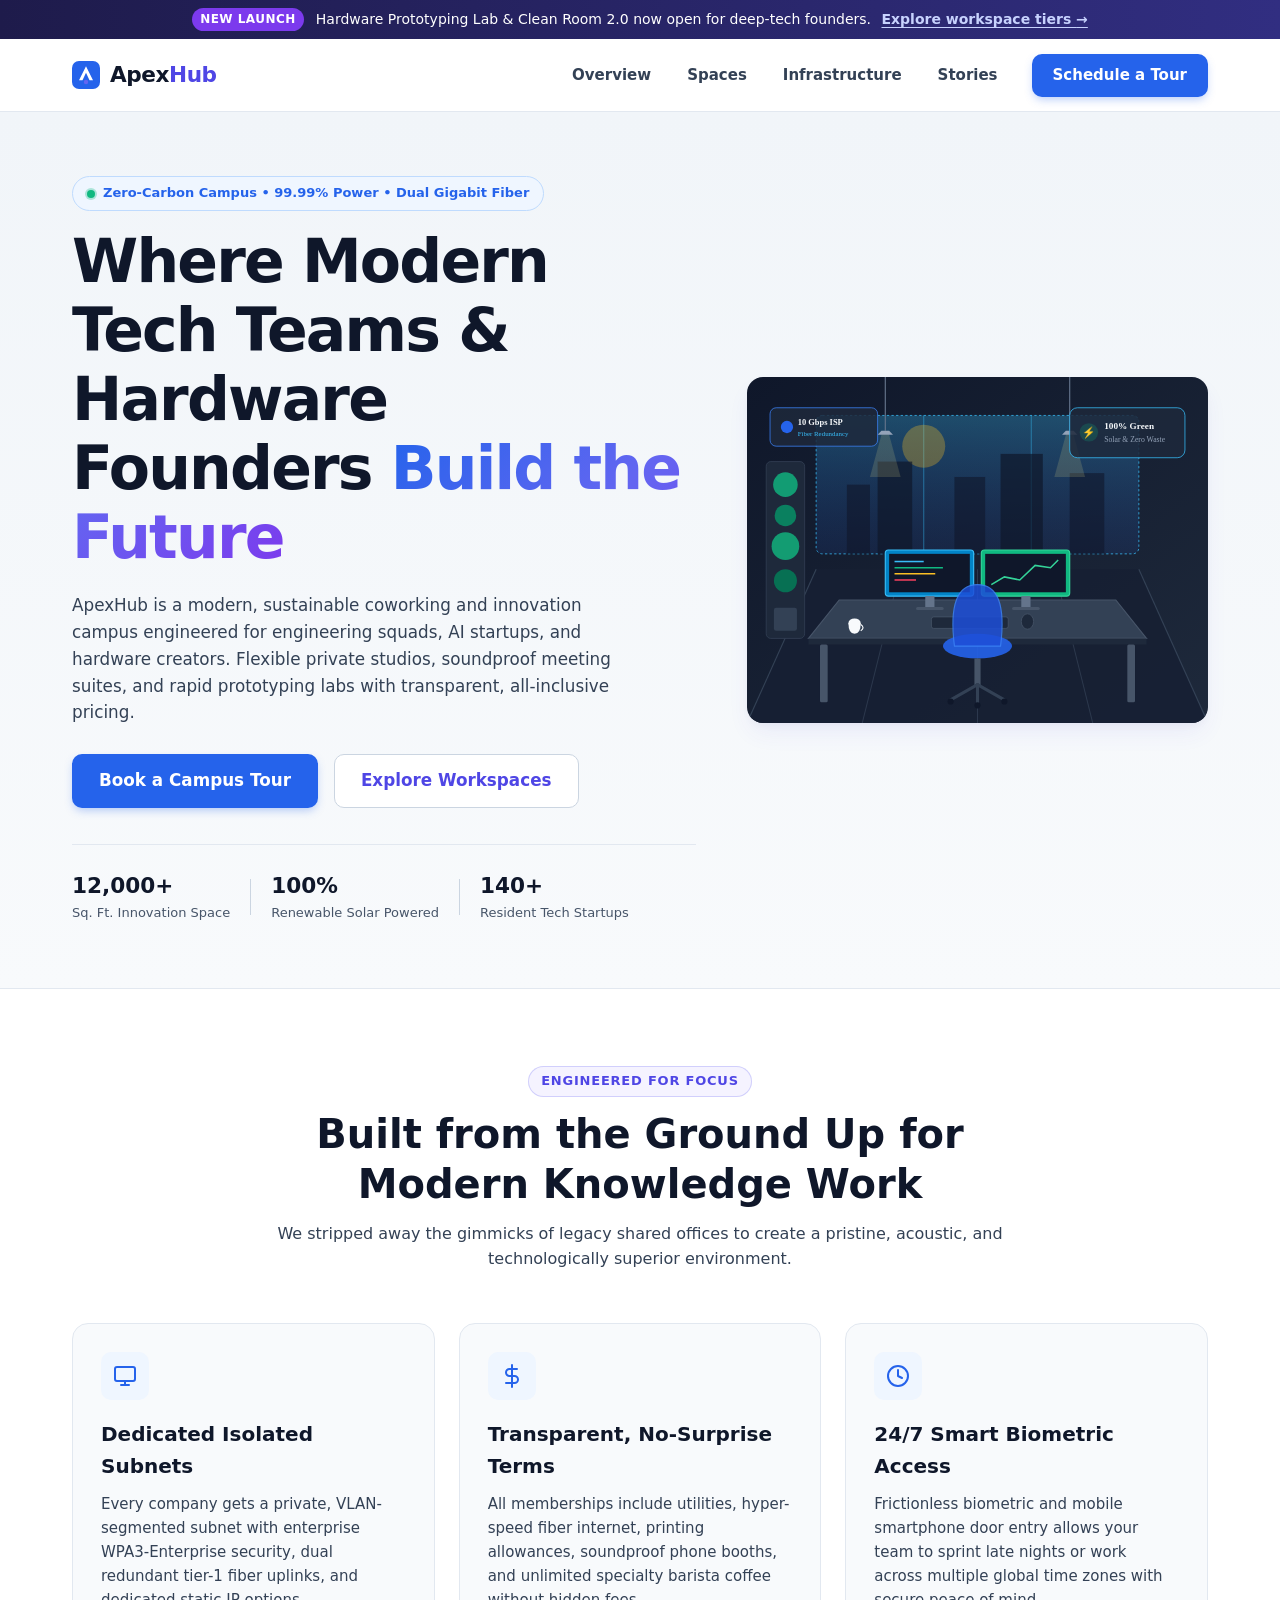
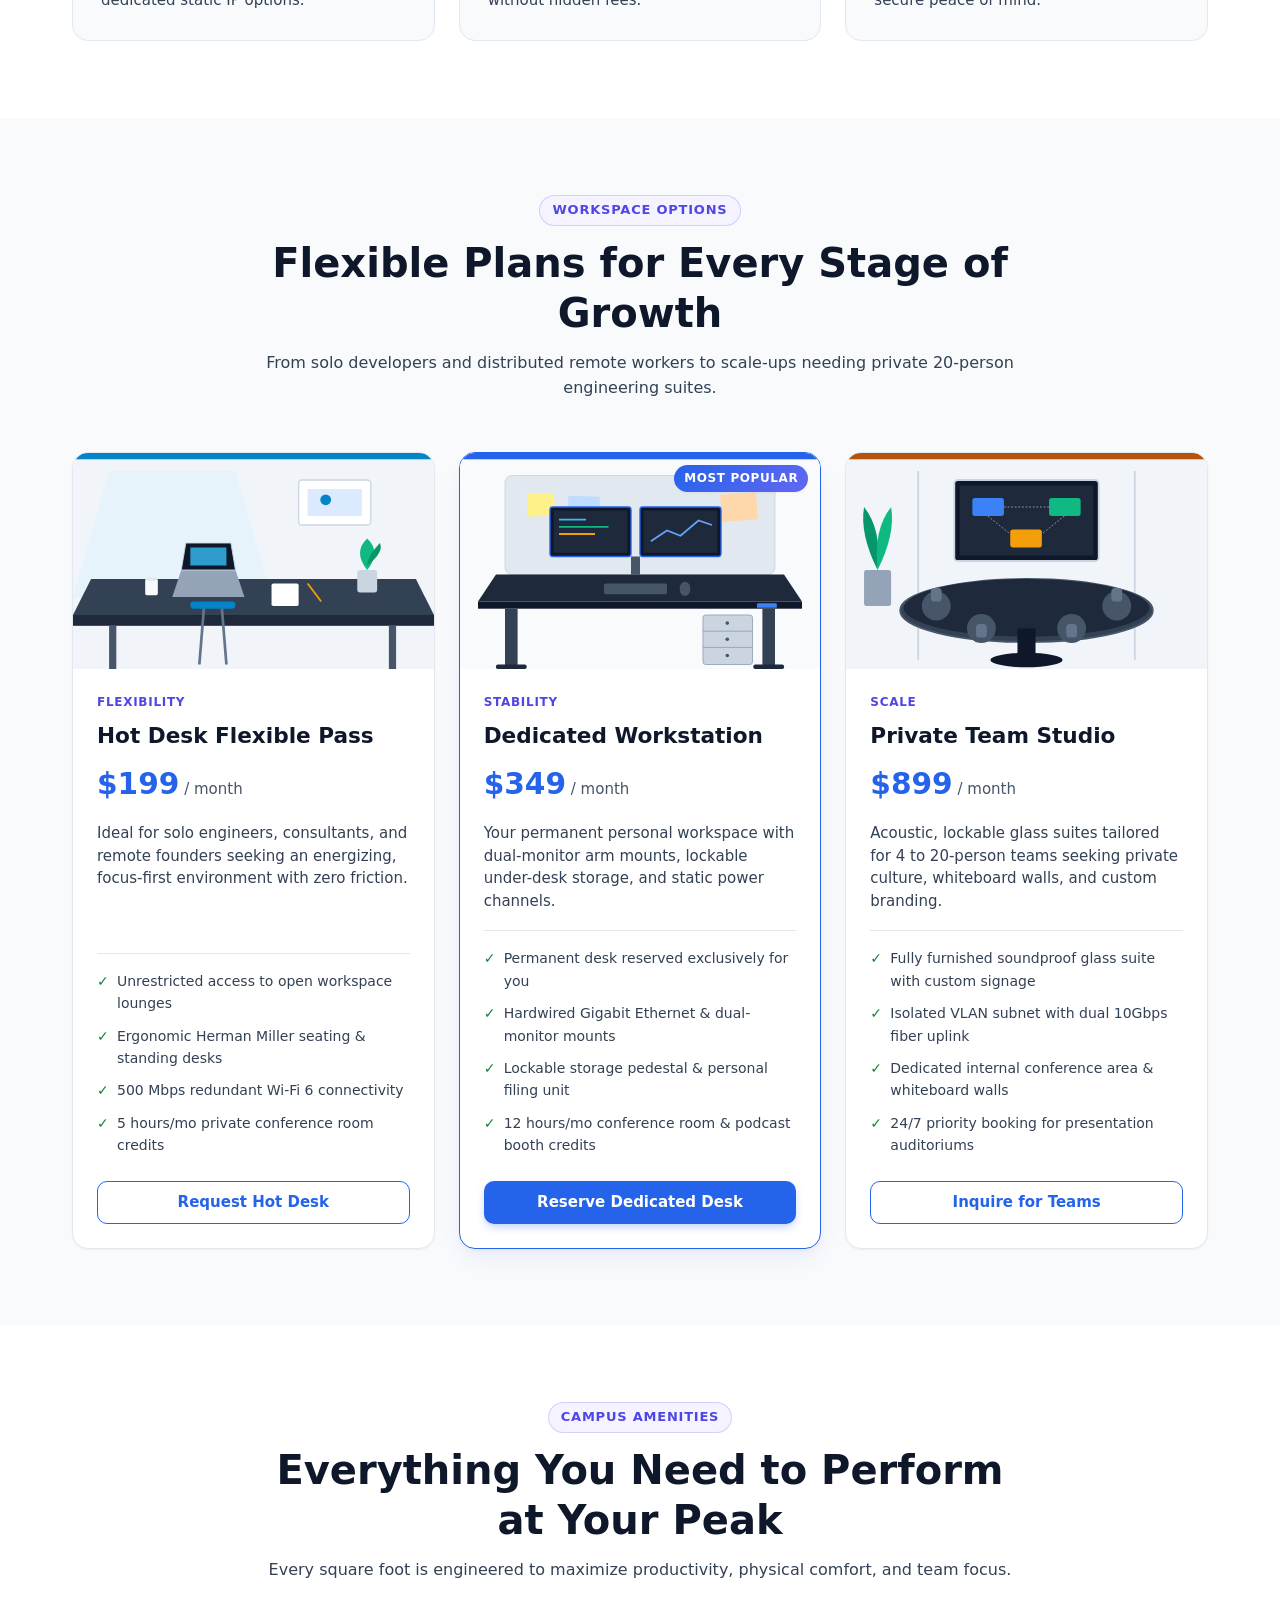
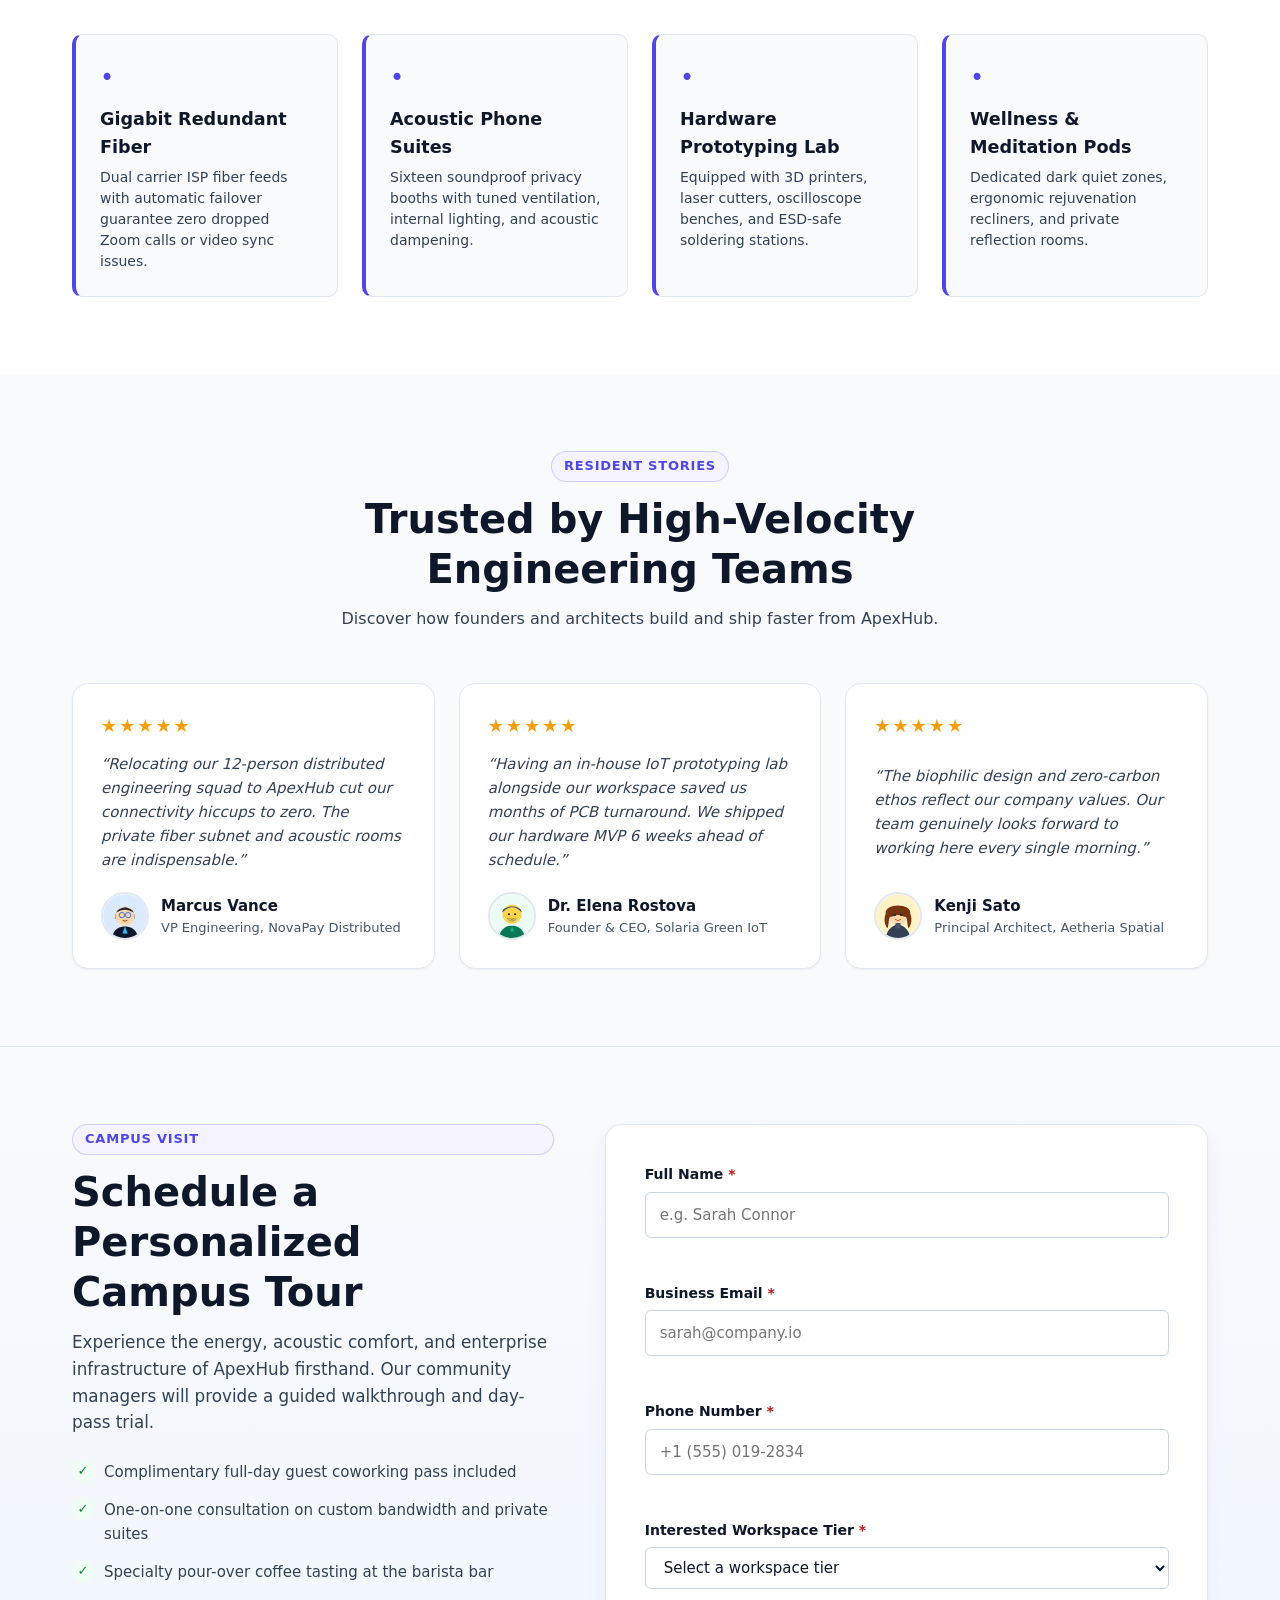
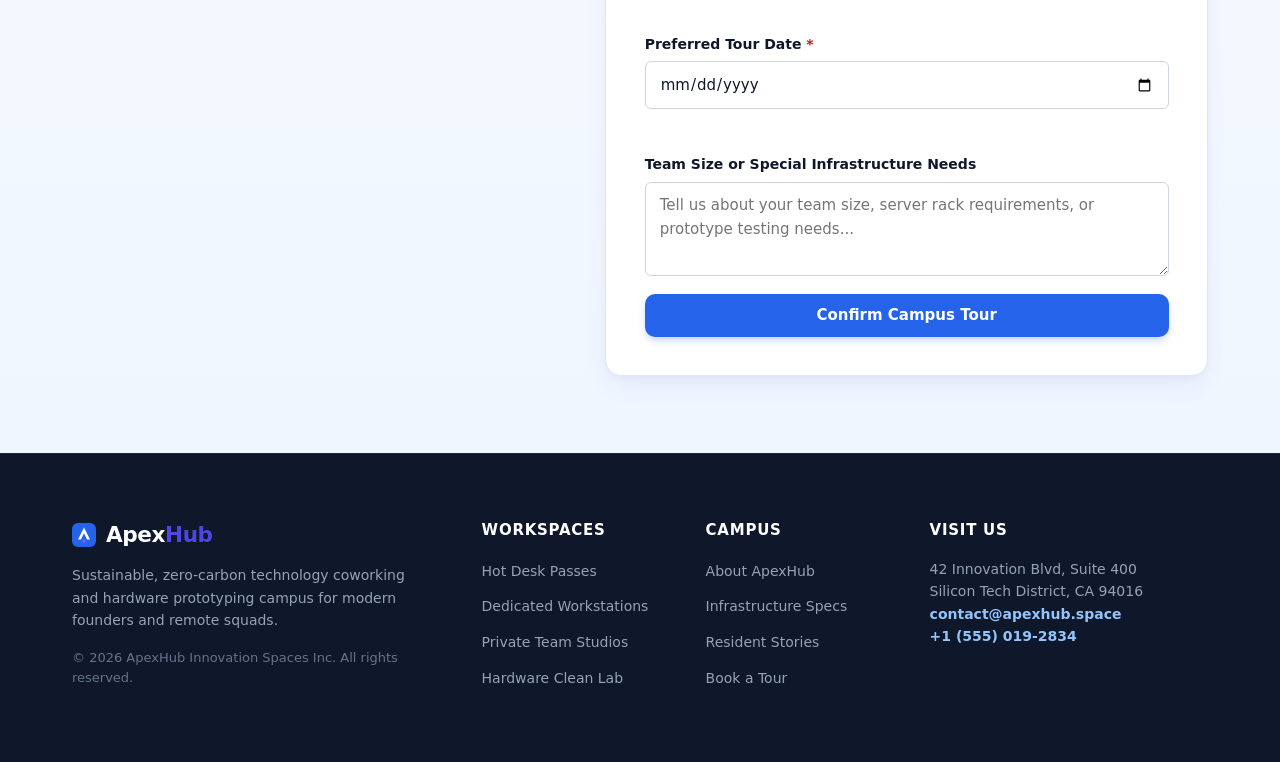
<file: task-04-performance-accessibility/index.html>
<!DOCTYPE html>
<html lang="en">
<head>
  <meta charset="UTF-8">
  <meta name="viewport" content="width=device-width, initial-scale=1.0">
  <meta name="description" content="ApexHub is a premier, high-performance sustainable co-working and tech innovation campus in Tech City. Featuring private studios, rapid prototyping labs, and gigabit fiber infrastructure.">
  <meta name="color-scheme" content="light">
  <title>ApexHub | High-Performance Tech Coworking &amp; Prototyping Labs</title>
  
  <!-- Inline Zero-Request SVG Favicon (Eliminates 404) -->
  <link rel="icon" href="data:image/svg+xml,%3Csvg xmlns='http://www.w3.org/2000/svg' viewBox='0 0 32 32'%3E%3Crect width='32' height='32' rx='8' fill='%232563eb'/%3E%3Cpath d='M16 6L24 22H20L16 13.5L12 22H8L16 6Z' fill='%23ffffff'/%3E%3C/svg%3E">
  
  <!-- Critical Stylesheet -->
  <link rel="stylesheet" href="style.css">
</head>
<body>
  <!-- Accessible Skip Navigation Link (WCAG 2.4.1) -->
  <a href="#main-content" class="skip-link">Skip to main content</a>

  <!-- Global Announcement Banner -->
  <aside class="announcement-bar" aria-label="Campus announcement">
    <div class="container announcement-inner">
      <span class="announcement-badge">New Launch</span>
      <p class="announcement-text">
        Hardware Prototyping Lab &amp; Clean Room 2.0 now open for deep-tech founders.
        <a href="#spaces" class="announcement-link">Explore workspace tiers <span aria-hidden="true">&rarr;</span></a>
      </p>
    </div>
  </aside>

  <!-- Site Header & Navigation -->
  <header class="site-header" id="top">
    <div class="container header-inner">
      <a href="#top" class="brand-logo" aria-label="ApexHub Home">
        <span class="logo-mark" aria-hidden="true">
          <svg viewBox="0 0 32 32" width="28" height="28" fill="none" xmlns="http://www.w3.org/2000/svg">
            <rect width="32" height="32" rx="8" fill="#2563eb"/>
            <path d="M16 6L24 22H20L16 13.5L12 22H8L16 6Z" fill="#ffffff"/>
            <circle cx="16" cy="24" r="2.5" fill="#6366f1"/>
          </svg>
        </span>
        <span class="brand-text">Apex<span class="brand-accent">Hub</span></span>
      </a>

      <!-- Accessible Mobile Navigation Toggle -->
      <button type="button" class="nav-toggle" id="navToggle" aria-controls="primaryNav" aria-expanded="false" aria-label="Toggle navigation menu">
        <span class="hamburger-bar" aria-hidden="true"></span>
        <span class="hamburger-bar" aria-hidden="true"></span>
        <span class="hamburger-bar" aria-hidden="true"></span>
      </button>

      <!-- Primary Navigation -->
      <nav class="primary-nav" id="primaryNav" aria-label="Primary navigation">
        <ul class="nav-list">
          <li><a href="#overview" class="nav-link">Overview</a></li>
          <li><a href="#spaces" class="nav-link">Spaces</a></li>
          <li><a href="#amenities" class="nav-link">Infrastructure</a></li>
          <li><a href="#stories" class="nav-link">Stories</a></li>
          <li><a href="#tour-booking" class="btn btn-primary nav-cta">Schedule a Tour</a></li>
        </ul>
      </nav>
    </div>
  </header>

  <!-- Main Content Landmark -->
  <main id="main-content">

    <!-- HERO SECTION -->
    <section class="section hero-section" id="overview" aria-labelledby="hero-title">
      <div class="container hero-grid">
        <div class="hero-content">
          <div class="hero-tag">
            <span class="pulse-dot" aria-hidden="true"></span>
            Zero-Carbon Campus &bull; 99.99% Power &bull; Dual Gigabit Fiber
          </div>
          <h1 id="hero-title" class="hero-title">
            Where Modern Tech Teams &amp; Hardware Founders <span class="text-gradient">Build the Future</span>
          </h1>
          <p class="hero-lead">
            ApexHub is a modern, sustainable coworking and innovation campus engineered for engineering squads, AI startups, and hardware creators. Flexible private studios, soundproof meeting suites, and rapid prototyping labs with transparent, all-inclusive pricing.
          </p>
          <div class="hero-actions">
            <a href="#tour-booking" class="btn btn-primary btn-lg">Book a Campus Tour</a>
            <a href="#spaces" class="btn btn-secondary btn-lg">Explore Workspaces</a>
          </div>
          <div class="hero-metrics" role="region" aria-label="Campus key statistics">
            <div class="metric-item">
              <span class="metric-val">12,000+</span>
              <span class="metric-lbl">Sq. Ft. Innovation Space</span>
            </div>
            <div class="metric-divider" aria-hidden="true"></div>
            <div class="metric-item">
              <span class="metric-val">100%</span>
              <span class="metric-lbl">Renewable Solar Powered</span>
            </div>
            <div class="metric-divider" aria-hidden="true"></div>
            <div class="metric-item">
              <span class="metric-val">140+</span>
              <span class="metric-lbl">Resident Tech Startups</span>
            </div>
          </div>
        </div>
        <div class="hero-media">
          <figure class="hero-figure">
            <img 
              src="assets/hero-workspace.svg" 
              alt="Isometric illustration of modern sustainable tech coworking hub with collaboration spaces and solar panels" 
              class="hero-image" 
              width="600" 
              height="450" 
              loading="eager" 
              fetchpriority="high"
            >
            <figcaption class="visually-hidden">ApexHub collaborative campus layout showcasing private engineering suites, shared hot desks, and sustainable solar architectural elements.</figcaption>
          </figure>
        </div>
      </div>
    </section>

    <!-- CORE VALUE PROPOSITIONS -->
    <section class="section features-section" aria-labelledby="features-title">
      <div class="container">
        <header class="section-header">
          <span class="section-tag">Engineered for Focus</span>
          <h2 id="features-title" class="section-title">Built from the Ground Up for Modern Knowledge Work</h2>
          <p class="section-subtitle">We stripped away the gimmicks of legacy shared offices to create a pristine, acoustic, and technologically superior environment.</p>
        </header>

        <div class="grid grid-3">
          <article class="feature-card">
            <div class="feature-icon" aria-hidden="true">
              <svg width="24" height="24" viewBox="0 0 24 24" fill="none" stroke="currentColor" stroke-width="2" stroke-linecap="round" stroke-linejoin="round">
                <rect x="2" y="3" width="20" height="14" rx="2" ry="2"/>
                <line x1="8" y1="21" x2="16" y2="21"/>
                <line x1="12" y1="17" x2="12" y2="21"/>
              </svg>
            </div>
            <h3 class="feature-heading">Dedicated Isolated Subnets</h3>
            <p class="feature-desc">Every company gets a private, VLAN-segmented subnet with enterprise WPA3-Enterprise security, dual redundant tier-1 fiber uplinks, and dedicated static IP options.</p>
          </article>

          <article class="feature-card">
            <div class="feature-icon" aria-hidden="true">
              <svg width="24" height="24" viewBox="0 0 24 24" fill="none" stroke="currentColor" stroke-width="2" stroke-linecap="round" stroke-linejoin="round">
                <path d="M12 1v22M17 5H9.5a3.5 3.5 0 0 0 0 7h5a3.5 3.5 0 0 1 0 7H6"/>
              </svg>
            </div>
            <h3 class="feature-heading">Transparent, No-Surprise Terms</h3>
            <p class="feature-desc">All memberships include utilities, hyper-speed fiber internet, printing allowances, soundproof phone booths, and unlimited specialty barista coffee without hidden fees.</p>
          </article>

          <article class="feature-card">
            <div class="feature-icon" aria-hidden="true">
              <svg width="24" height="24" viewBox="0 0 24 24" fill="none" stroke="currentColor" stroke-width="2" stroke-linecap="round" stroke-linejoin="round">
                <circle cx="12" cy="12" r="10"/>
                <polyline points="12 6 12 12 16 14"/>
              </svg>
            </div>
            <h3 class="feature-heading">24/7 Smart Biometric Access</h3>
            <p class="feature-desc">Frictionless biometric and mobile smartphone door entry allows your team to sprint late nights or work across multiple global time zones with secure peace of mind.</p>
          </article>
        </div>
      </div>
    </section>

    <!-- WORKSPACE SOLUTIONS / TIERS -->
    <section class="section spaces-section" id="spaces" aria-labelledby="spaces-title">
      <div class="container">
        <header class="section-header">
          <span class="section-tag">Workspace Options</span>
          <h2 id="spaces-title" class="section-title">Flexible Plans for Every Stage of Growth</h2>
          <p class="section-subtitle">From solo developers and distributed remote workers to scale-ups needing private 20-person engineering suites.</p>
        </header>

        <div class="grid grid-3">
          <!-- Space Card 1 -->
          <article class="space-card">
            <div class="space-media">
              <img 
                src="assets/space-hotdesk.svg" 
                alt="Hot desk open workspace with ergonomic chairs and natural daylight" 
                class="space-image" 
                width="400" 
                height="240" 
                loading="lazy" 
                decoding="async"
              >
            </div>
            <div class="space-body">
              <div class="space-badge">Flexibility</div>
              <h3 class="space-name">Hot Desk Flexible Pass</h3>
              <p class="space-price"><span class="price-val">$199</span><span class="price-period"> / month</span></p>
              <p class="space-desc">Ideal for solo engineers, consultants, and remote founders seeking an energizing, focus-first environment with zero friction.</p>
              <ul class="space-features" aria-label="Hot Desk plan features">
                <li>Unrestricted access to open workspace lounges</li>
                <li>Ergonomic Herman Miller seating &amp; standing desks</li>
                <li>500 Mbps redundant Wi-Fi 6 connectivity</li>
                <li>5 hours/mo private conference room credits</li>
              </ul>
              <a href="#tour-booking" class="btn btn-outline space-btn">Request Hot Desk</a>
            </div>
          </article>

          <!-- Space Card 2 -->
          <article class="space-card space-card-featured">
            <div class="space-media">
              <span class="featured-ribbon">Most Popular</span>
              <img 
                src="assets/space-dedicated.svg" 
                alt="Dedicated workstation setup with dual monitors and lockable cabinet" 
                class="space-image" 
                width="400" 
                height="240" 
                loading="lazy" 
                decoding="async"
              >
            </div>
            <div class="space-body">
              <div class="space-badge">Stability</div>
              <h3 class="space-name">Dedicated Workstation</h3>
              <p class="space-price"><span class="price-val">$349</span><span class="price-period"> / month</span></p>
              <p class="space-desc">Your permanent personal workspace with dual-monitor arm mounts, lockable under-desk storage, and static power channels.</p>
              <ul class="space-features" aria-label="Dedicated Desk plan features">
                <li>Permanent desk reserved exclusively for you</li>
                <li>Hardwired Gigabit Ethernet &amp; dual-monitor mounts</li>
                <li>Lockable storage pedestal &amp; personal filing unit</li>
                <li>12 hours/mo conference room &amp; podcast booth credits</li>
              </ul>
              <a href="#tour-booking" class="btn btn-primary space-btn">Reserve Dedicated Desk</a>
            </div>
          </article>

          <!-- Space Card 3 -->
          <article class="space-card">
            <div class="space-media">
              <img 
                src="assets/space-studio.svg" 
                alt="Glass enclosed acoustic private team studio with conference table and whiteboards" 
                class="space-image" 
                width="400" 
                height="240" 
                loading="lazy" 
                decoding="async"
              >
            </div>
            <div class="space-body">
              <div class="space-badge">Scale</div>
              <h3 class="space-name">Private Team Studio</h3>
              <p class="space-price"><span class="price-val">$899</span><span class="price-period"> / month</span></p>
              <p class="space-desc">Acoustic, lockable glass suites tailored for 4 to 20-person teams seeking private culture, whiteboard walls, and custom branding.</p>
              <ul class="space-features" aria-label="Private Studio plan features">
                <li>Fully furnished soundproof glass suite with custom signage</li>
                <li>Isolated VLAN subnet with dual 10Gbps fiber uplink</li>
                <li>Dedicated internal conference area &amp; whiteboard walls</li>
                <li>24/7 priority booking for presentation auditoriums</li>
              </ul>
              <a href="#tour-booking" class="btn btn-outline space-btn">Inquire for Teams</a>
            </div>
          </article>
        </div>
      </div>
    </section>

    <!-- AMENITIES & INFRASTRUCTURE -->
    <section class="section amenities-section" id="amenities" aria-labelledby="amenities-title">
      <div class="container">
        <header class="section-header">
          <span class="section-tag">Campus Amenities</span>
          <h2 id="amenities-title" class="section-title">Everything You Need to Perform at Your Peak</h2>
          <p class="section-subtitle">Every square foot is engineered to maximize productivity, physical comfort, and team focus.</p>
        </header>

        <div class="grid grid-4">
          <div class="amenity-item">
            <div class="amenity-icon" aria-hidden="true">&bull;</div>
            <h3 class="amenity-title">Gigabit Redundant Fiber</h3>
            <p class="amenity-desc">Dual carrier ISP fiber feeds with automatic failover guarantee zero dropped Zoom calls or video sync issues.</p>
          </div>
          <div class="amenity-item">
            <div class="amenity-icon" aria-hidden="true">&bull;</div>
            <h3 class="amenity-title">Acoustic Phone Suites</h3>
            <p class="amenity-desc">Sixteen soundproof privacy booths with tuned ventilation, internal lighting, and acoustic dampening.</p>
          </div>
          <div class="amenity-item">
            <div class="amenity-icon" aria-hidden="true">&bull;</div>
            <h3 class="amenity-title">Hardware Prototyping Lab</h3>
            <p class="amenity-desc">Equipped with 3D printers, laser cutters, oscilloscope benches, and ESD-safe soldering stations.</p>
          </div>
          <div class="amenity-item">
            <div class="amenity-icon" aria-hidden="true">&bull;</div>
            <h3 class="amenity-title">Wellness &amp; Meditation Pods</h3>
            <p class="amenity-desc">Dedicated dark quiet zones, ergonomic rejuvenation recliners, and private reflection rooms.</p>
          </div>
        </div>
      </div>
    </section>

    <!-- TESTIMONIALS / STORIES -->
    <section class="section stories-section" id="stories" aria-labelledby="stories-title">
      <div class="container">
        <header class="section-header">
          <span class="section-tag">Resident Stories</span>
          <h2 id="stories-title" class="section-title">Trusted by High-Velocity Engineering Teams</h2>
          <p class="section-subtitle">Discover how founders and architects build and ship faster from ApexHub.</p>
        </header>

        <div class="grid grid-3">
          <article class="story-card">
            <div class="story-rating" role="img" aria-label="Rated 5 out of 5 stars">
              <span aria-hidden="true">&#9733;&#9733;&#9733;&#9733;&#9733;</span>
            </div>
            <blockquote class="story-quote">
              &ldquo;Relocating our 12-person distributed engineering squad to ApexHub cut our connectivity hiccups to zero. The private fiber subnet and acoustic rooms are indispensable.&rdquo;
            </blockquote>
            <div class="story-author">
              <img 
                src="assets/avatar-1.svg" 
                alt="Portrait photo of Marcus Vance" 
                class="author-avatar" 
                width="48" 
                height="48" 
                loading="lazy" 
                decoding="async"
              >
              <div class="author-details">
                <span class="author-name">Marcus Vance</span>
                <span class="author-role">VP Engineering, NovaPay Distributed</span>
              </div>
            </div>
          </article>

          <article class="story-card">
            <div class="story-rating" role="img" aria-label="Rated 5 out of 5 stars">
              <span aria-hidden="true">&#9733;&#9733;&#9733;&#9733;&#9733;</span>
            </div>
            <blockquote class="story-quote">
              &ldquo;Having an in-house IoT prototyping lab alongside our workspace saved us months of PCB turnaround. We shipped our hardware MVP 6 weeks ahead of schedule.&rdquo;
            </blockquote>
            <div class="story-author">
              <img 
                src="assets/avatar-2.svg" 
                alt="Portrait photo of Dr. Elena Rostova" 
                class="author-avatar" 
                width="48" 
                height="48" 
                loading="lazy" 
                decoding="async"
              >
              <div class="author-details">
                <span class="author-name">Dr. Elena Rostova</span>
                <span class="author-role">Founder &amp; CEO, Solaria Green IoT</span>
              </div>
            </div>
          </article>

          <article class="story-card">
            <div class="story-rating" role="img" aria-label="Rated 5 out of 5 stars">
              <span aria-hidden="true">&#9733;&#9733;&#9733;&#9733;&#9733;</span>
            </div>
            <blockquote class="story-quote">
              &ldquo;The biophilic design and zero-carbon ethos reflect our company values. Our team genuinely looks forward to working here every single morning.&rdquo;
            </blockquote>
            <div class="story-author">
              <img 
                src="assets/avatar-3.svg" 
                alt="Portrait photo of Kenji Sato" 
                class="author-avatar" 
                width="48" 
                height="48" 
                loading="lazy" 
                decoding="async"
              >
              <div class="author-details">
                <span class="author-name">Kenji Sato</span>
                <span class="author-role">Principal Architect, Aetheria Spatial</span>
              </div>
            </div>
          </article>
        </div>
      </div>
    </section>

    <!-- TOUR BOOKING / INQUIRY FORM -->
    <section class="section booking-section" id="tour-booking" aria-labelledby="booking-title">
      <div class="container">
        <div class="booking-wrapper">
          <div class="booking-intro">
            <span class="section-tag">Campus Visit</span>
            <h2 id="booking-title" class="section-title">Schedule a Personalized Campus Tour</h2>
            <p class="booking-lead">
              Experience the energy, acoustic comfort, and enterprise infrastructure of ApexHub firsthand. Our community managers will provide a guided walkthrough and day-pass trial.
            </p>
            <div class="booking-perks">
              <div class="perk-item">
                <span class="perk-check" aria-hidden="true">&#10003;</span>
                <span>Complimentary full-day guest coworking pass included</span>
              </div>
              <div class="perk-item">
                <span class="perk-check" aria-hidden="true">&#10003;</span>
                <span>One-on-one consultation on custom bandwidth and private suites</span>
              </div>
              <div class="perk-item">
                <span class="perk-check" aria-hidden="true">&#10003;</span>
                <span>Specialty pour-over coffee tasting at the barista bar</span>
              </div>
            </div>
          </div>

          <div class="booking-form-card">
            <form id="tourForm" class="booking-form" novalidate aria-label="Campus tour booking form">
              <!-- Name Field -->
              <div class="form-group">
                <label for="fullName" class="form-label">Full Name <span class="req" aria-hidden="true">*</span></label>
                <input 
                  type="text" 
                  id="fullName" 
                  name="fullName" 
                  class="form-input" 
                  placeholder="e.g. Sarah Connor" 
                  required 
                  autocomplete="name"
                  aria-describedby="name-desc"
                >
                <span id="name-desc" class="visually-hidden">Please enter your first and last name.</span>
                <span id="name-error" class="form-error" role="alert" aria-live="assertive"></span>
              </div>

              <!-- Email Field -->
              <div class="form-group">
                <label for="workEmail" class="form-label">Business Email <span class="req" aria-hidden="true">*</span></label>
                <input 
                  type="email" 
                  id="workEmail" 
                  name="workEmail" 
                  class="form-input" 
                  placeholder="sarah@company.io" 
                  required 
                  autocomplete="email"
                  aria-describedby="email-desc"
                >
                <span id="email-desc" class="visually-hidden">We will send tour confirmation details to this address.</span>
                <span id="email-error" class="form-error" role="alert" aria-live="assertive"></span>
              </div>

              <!-- Phone Field -->
              <div class="form-group">
                <label for="phoneNumber" class="form-label">Phone Number <span class="req" aria-hidden="true">*</span></label>
                <input 
                  type="tel" 
                  id="phoneNumber" 
                  name="phoneNumber" 
                  class="form-input" 
                  placeholder="+1 (555) 019-2834" 
                  required 
                  autocomplete="tel"
                >
                <span id="phone-error" class="form-error" role="alert" aria-live="assertive"></span>
              </div>

              <!-- Workspace Tier Selection -->
              <div class="form-group">
                <label for="workspaceTier" class="form-label">Interested Workspace Tier <span class="req" aria-hidden="true">*</span></label>
                <select id="workspaceTier" name="workspaceTier" class="form-select" required>
                  <option value="" disabled selected>Select a workspace tier</option>
                  <option value="hot-desk">Hot Desk Flexible Pass ($199/mo)</option>
                  <option value="dedicated-desk">Dedicated Workstation ($349/mo)</option>
                  <option value="private-studio">Private Team Studio ($899/mo)</option>
                  <option value="hardware-lab">Hardware Prototyping Lab Pass ($549/mo)</option>
                </select>
                <span id="tier-error" class="form-error" role="alert" aria-live="assertive"></span>
              </div>

              <!-- Planned Date -->
              <div class="form-group">
                <label for="tourDate" class="form-label">Preferred Tour Date <span class="req" aria-hidden="true">*</span></label>
                <input 
                  type="date" 
                  id="tourDate" 
                  name="tourDate" 
                  class="form-input" 
                  required
                >
                <span id="date-error" class="form-error" role="alert" aria-live="assertive"></span>
              </div>

              <!-- Special Notes -->
              <div class="form-group">
                <label for="specialNotes" class="form-label">Team Size or Special Infrastructure Needs</label>
                <textarea 
                  id="specialNotes" 
                  name="specialNotes" 
                  class="form-textarea" 
                  rows="3" 
                  placeholder="Tell us about your team size, server rack requirements, or prototype testing needs..."
                ></textarea>
              </div>

              <!-- Submit Button -->
              <button type="submit" class="btn btn-primary btn-block" id="submitBtn">
                Confirm Campus Tour
              </button>

              <!-- Accessible Live Status Region (WCAG 4.1.3) -->
              <div id="formStatus" class="form-status" role="status" aria-live="polite"></div>
            </form>
          </div>
        </div>
      </div>
    </section>

  </main>

  <!-- Site Footer -->
  <footer class="site-footer" role="contentinfo">
    <div class="container footer-grid">
      <div class="footer-brand-col">
        <a href="#top" class="brand-logo" aria-label="ApexHub Home">
          <span class="logo-mark" aria-hidden="true">
            <svg viewBox="0 0 32 32" width="24" height="24" fill="none" xmlns="http://www.w3.org/2000/svg">
              <rect width="32" height="32" rx="8" fill="#2563eb"/>
              <path d="M16 6L24 22H20L16 13.5L12 22H8L16 6Z" fill="#ffffff"/>
              <circle cx="16" cy="24" r="2.5" fill="#6366f1"/>
            </svg>
          </span>
          <span class="brand-text">Apex<span class="brand-accent">Hub</span></span>
        </a>
        <p class="footer-desc">
          Sustainable, zero-carbon technology coworking and hardware prototyping campus for modern founders and remote squads.
        </p>
        <p class="footer-copy">&copy; 2026 ApexHub Innovation Spaces Inc. All rights reserved.</p>
      </div>

      <nav class="footer-nav-col" aria-label="Footer Quick Links">
        <h3 class="footer-heading">Workspaces</h3>
        <ul class="footer-links">
          <li><a href="#spaces">Hot Desk Passes</a></li>
          <li><a href="#spaces">Dedicated Workstations</a></li>
          <li><a href="#spaces">Private Team Studios</a></li>
          <li><a href="#amenities">Hardware Clean Lab</a></li>
        </ul>
      </nav>

      <nav class="footer-nav-col" aria-label="Footer Company Information">
        <h3 class="footer-heading">Campus</h3>
        <ul class="footer-links">
          <li><a href="#overview">About ApexHub</a></li>
          <li><a href="#amenities">Infrastructure Specs</a></li>
          <li><a href="#stories">Resident Stories</a></li>
          <li><a href="#tour-booking">Book a Tour</a></li>
        </ul>
      </nav>

      <div class="footer-nav-col">
        <h3 class="footer-heading">Visit Us</h3>
        <address class="footer-address">
          42 Innovation Blvd, Suite 400<br>
          Silicon Tech District, CA 94016<br>
          <a href="mailto:contact@apexhub.space" class="footer-contact-link">contact@apexhub.space</a><br>
          <a href="tel:+15550192834" class="footer-contact-link">+1 (555) 019-2834</a>
        </address>
      </div>
    </div>
  </footer>

  <!-- Minimal Accessible Interaction Script (Zero external dependencies, <1 KB) -->
  <script>
    (function () {
      'use strict';

      // 1. Mobile Navigation Toggle with ARIA State Synchronization
      const navToggle = document.getElementById('navToggle');
      const primaryNav = document.getElementById('primaryNav');

      if (navToggle && primaryNav) {
        navToggle.addEventListener('click', function () {
          const isExpanded = navToggle.getAttribute('aria-expanded') === 'true';
          const nextState = !isExpanded;
          navToggle.setAttribute('aria-expanded', String(nextState));
          primaryNav.classList.toggle('nav-open', nextState);
          navToggle.setAttribute('aria-label', nextState ? 'Close navigation menu' : 'Toggle navigation menu');
        });

        // Close drawer on link selection
        primaryNav.querySelectorAll('.nav-link, .nav-cta').forEach(function (link) {
          link.addEventListener('click', function () {
            navToggle.setAttribute('aria-expanded', 'false');
            primaryNav.classList.remove('nav-open');
            navToggle.setAttribute('aria-label', 'Toggle navigation menu');
          });
        });

        // Close on Escape key
        document.addEventListener('keydown', function (e) {
          if (e.key === 'Escape' && primaryNav.classList.contains('nav-open')) {
            navToggle.setAttribute('aria-expanded', 'false');
            primaryNav.classList.remove('nav-open');
            navToggle.focus();
          }
        });
      }

      // 2. Accessible Client-Side Form Validation (WCAG 3.3.1, 3.3.2)
      const form = document.getElementById('tourForm');
      const formStatus = document.getElementById('formStatus');

      if (form && formStatus) {
        form.addEventListener('submit', function (e) {
          e.preventDefault();
          formStatus.textContent = '';
          formStatus.className = 'form-status';

          let hasErrors = false;

          // Helper validator
          function validateField(id, errorId, isValid, msg) {
            const input = document.getElementById(id);
            const err = document.getElementById(errorId);
            if (!isValid) {
              input.classList.add('is-invalid');
              input.setAttribute('aria-invalid', 'true');
              err.textContent = msg;
              hasErrors = true;
            } else {
              input.classList.remove('is-invalid');
              input.removeAttribute('aria-invalid');
              err.textContent = '';
            }
          }

          const name = document.getElementById('fullName').value.trim();
          validateField('fullName', 'name-error', name.length >= 2, 'Please enter your full name (at least 2 characters).');

          const email = document.getElementById('workEmail').value.trim();
          const emailRegex = /^[^\s@]+@[^\s@]+\.[^\s@]+$/;
          validateField('workEmail', 'email-error', emailRegex.test(email), 'Please enter a valid business email address.');

          const phone = document.getElementById('phoneNumber').value.trim();
          const phoneRegex = /^[\d\s+\-().]{7,20}$/;
          validateField('phoneNumber', 'phone-error', phoneRegex.test(phone), 'Please enter a valid phone number (at least 7 digits).');

          const tier = document.getElementById('workspaceTier').value;
          validateField('workspaceTier', 'tier-error', tier !== '', 'Please select an interested workspace tier.');

          const date = document.getElementById('tourDate').value;
          validateField('tourDate', 'date-error', date !== '', 'Please select your preferred tour date.');

          if (hasErrors) {
            formStatus.className = 'form-status status-error';
            formStatus.textContent = 'Please correct the highlighted fields above before scheduling.';
            // Move focus to first invalid input
            const firstInvalid = form.querySelector('.is-invalid');
            if (firstInvalid) firstInvalid.focus();
          } else {
            formStatus.className = 'form-status status-success';
            formStatus.textContent = 'Thank you! Your campus tour has been scheduled. Our team will email your confirmation pass shortly.';
            form.reset();
          }
        });
      }
    })();
  </script>
</body>
</html>
</file>
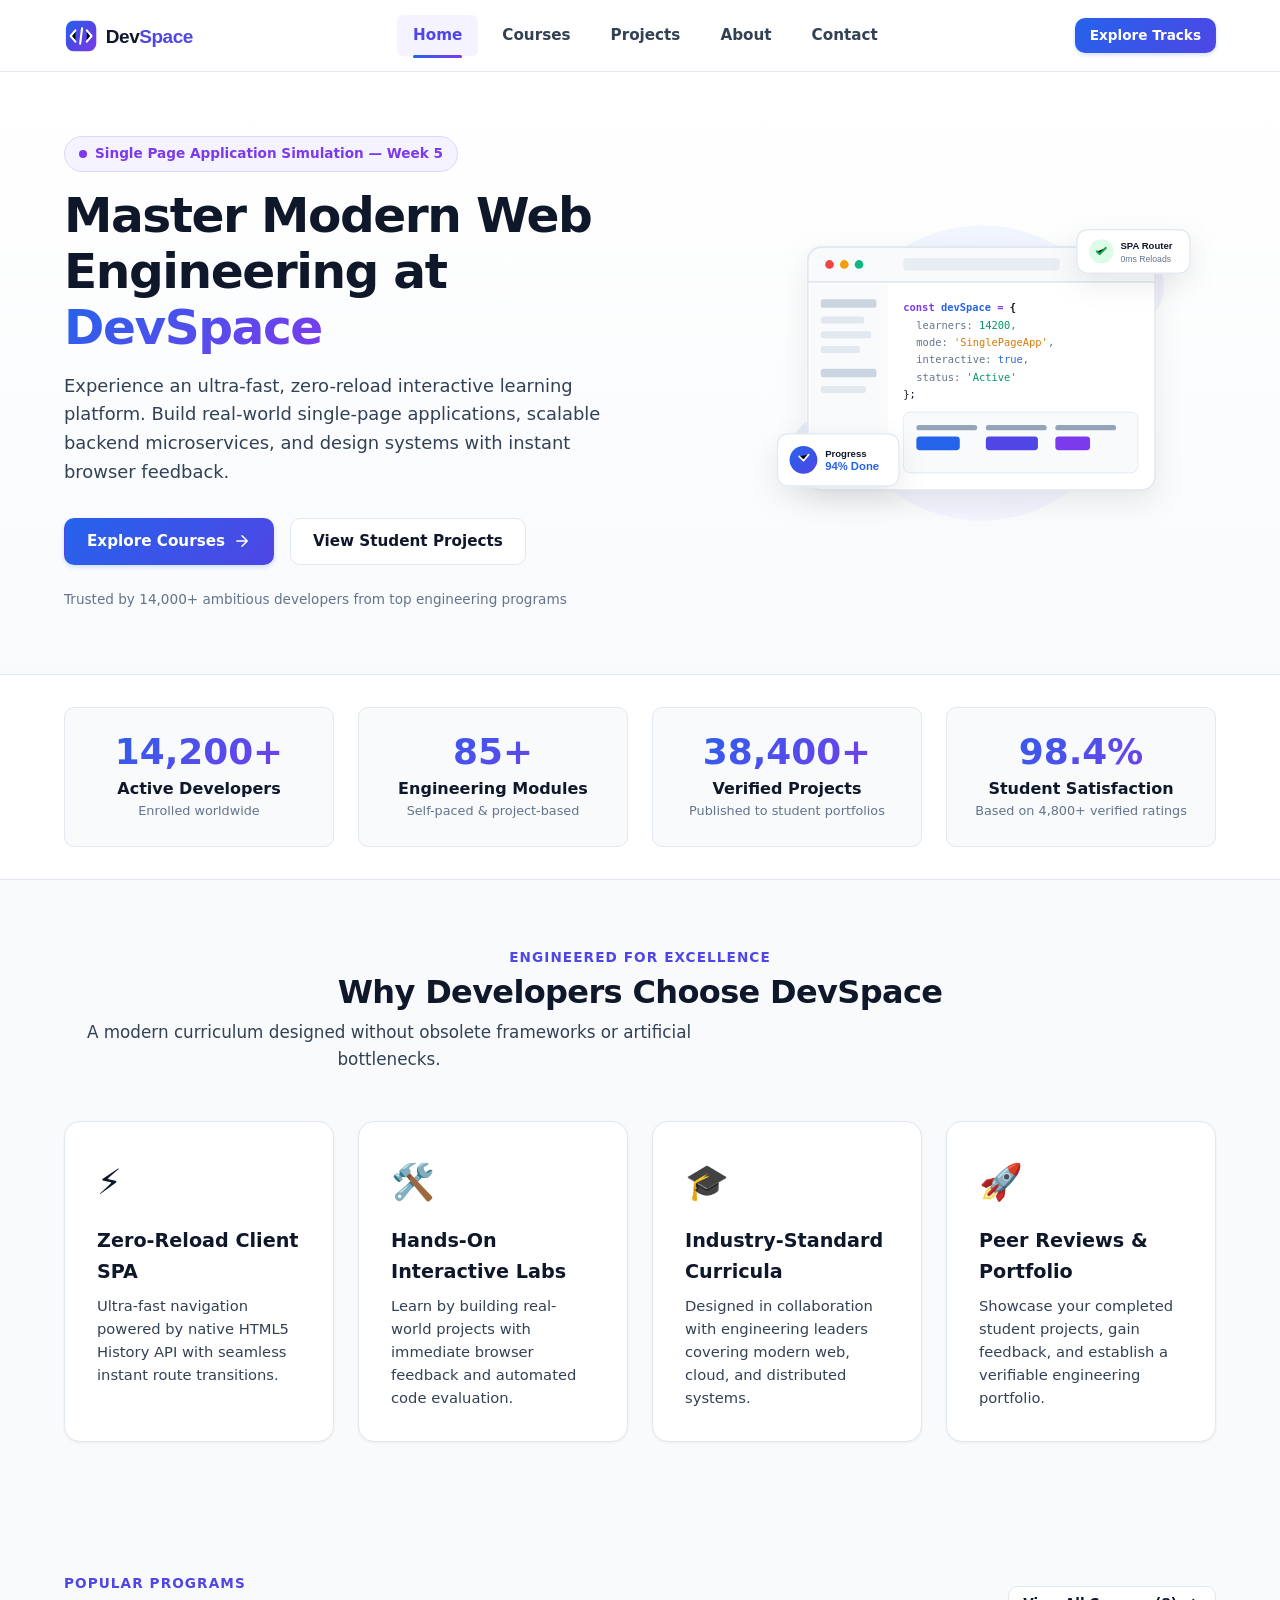
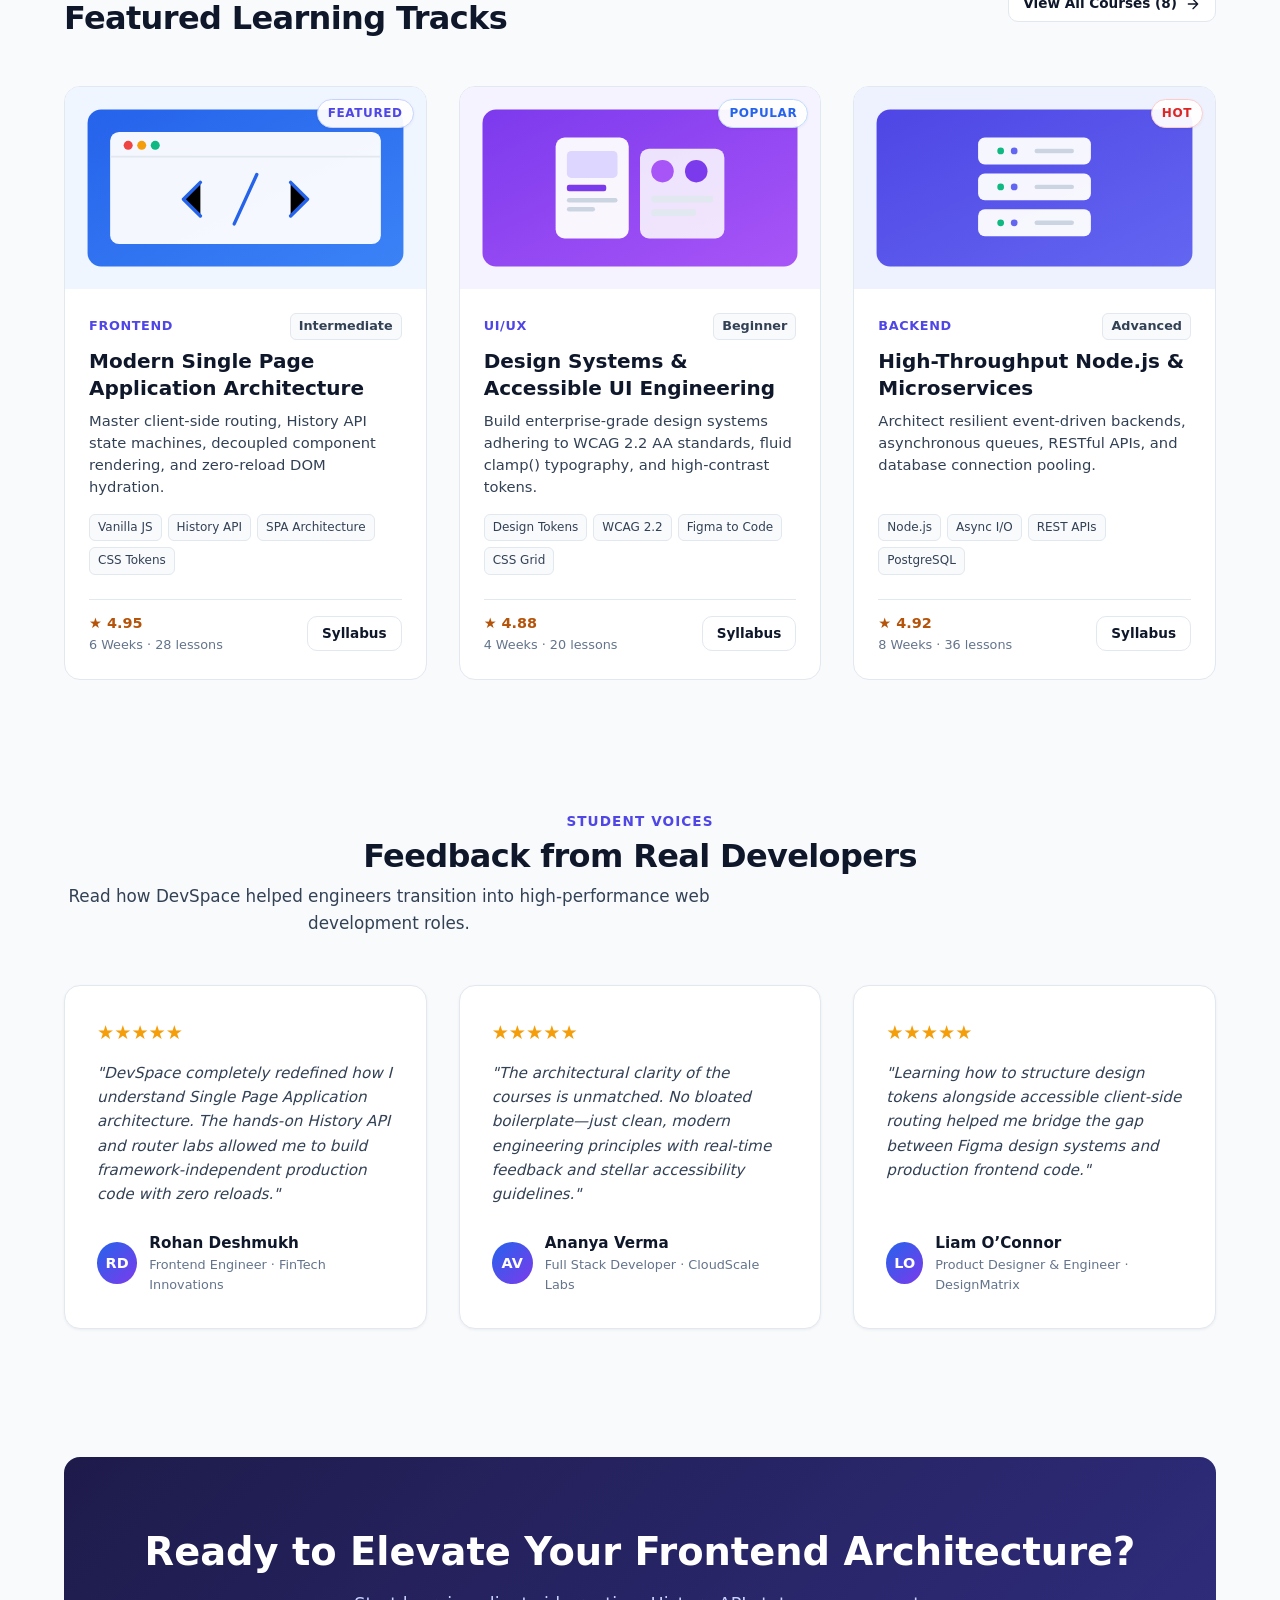
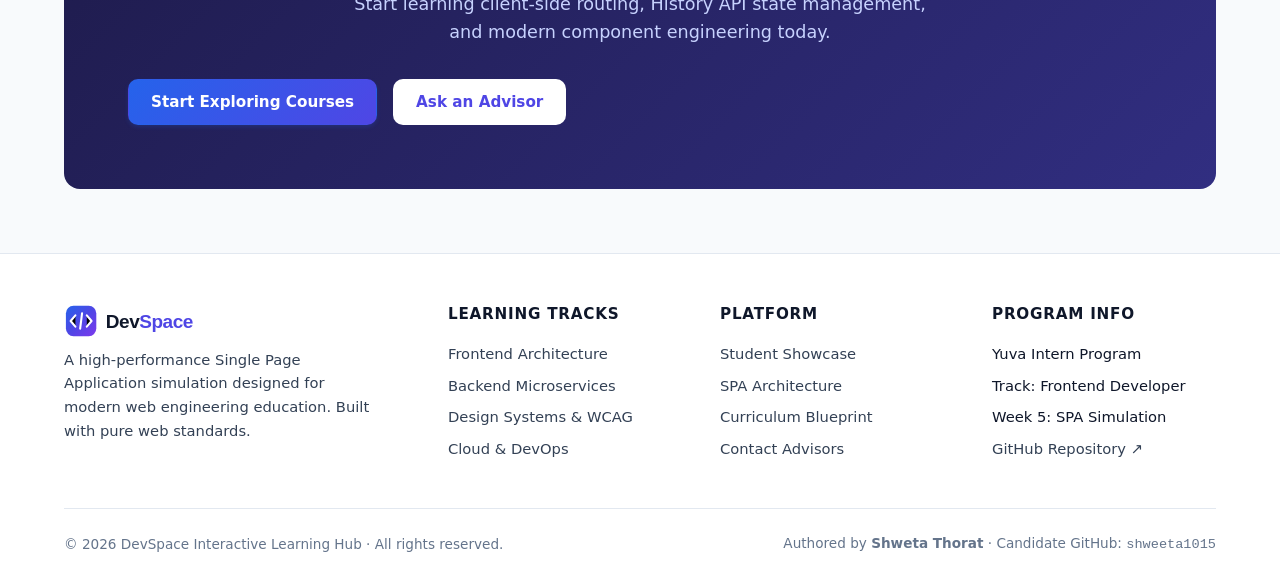
<file: task-05-spa-simulation/index.html>
<!DOCTYPE html>
<html lang="en" dir="ltr">
<head>
  <meta charset="UTF-8">
  <meta name="viewport" content="width=device-width, initial-scale=1.0">
  <meta name="color-scheme" content="light">
  <meta name="description" content="DevSpace - Interactive Learning Hub. A lightweight, high-performance Single Page Application (SPA) simulation built with vanilla HTML5, CSS3, and JavaScript History API.">
  <meta name="author" content="Shweta Thorat">
  <title>DevSpace — Interactive Learning Hub | Single Page Application Simulation</title>

  <!-- Zero-Request Inline Vector Favicon -->
  <link rel="icon" href="data:image/svg+xml,%3Csvg xmlns='http://www.w3.org/2000/svg' viewBox='0 0 32 32'%3E%3Crect width='32' height='32' rx='8' fill='%234f46e5'/%3E%3Cpath d='M10 12L6 16L10 20M22 12L26 16L22 20M17 10L15 22' stroke='%23ffffff' stroke-width='2' stroke-linecap='round' stroke-linejoin='round'/%3E%3C/svg%3E">

  <!-- Production Modular Stylesheet -->
  <link rel="stylesheet" href="css/style.css">
</head>
<body>
  <!-- Accessible Skip-to-Main-Content Link (WCAG 2.4.1) -->
  <a href="#app-root" class="skip-link">Skip to main content</a>

  <!-- ARIA Live Region for Screen Reader Route Announcements (WCAG 4.1.3) -->
  <div id="route-announcer" class="sr-only" role="status" aria-live="polite" aria-atomic="true"></div>

  <!-- Persistent Application Header -->
  <header class="site-header" role="banner">
    <div class="container header-container">
      <!-- Brand Link -->
      <a href="/" data-link class="brand-link" aria-label="DevSpace Home Dashboard">
        <img src="assets/logo.svg" alt="DevSpace Logo" width="160" height="40" class="brand-logo">
      </a>

      <!-- Mobile Navigation Hamburger Button -->
      <button
        type="button"
        id="mobileNavToggle"
        class="mobile-toggle"
        aria-expanded="false"
        aria-controls="primaryNav"
        aria-label="Toggle navigation menu"
      >
        <svg width="24" height="24" viewBox="0 0 24 24" fill="none" stroke="currentColor" stroke-width="2" stroke-linecap="round" stroke-linejoin="round" aria-hidden="true"><line x1="3" y1="12" x2="21" y2="12"/><line x1="3" y1="6" x2="21" y2="6"/><line x1="3" y1="18" x2="21" y2="18"/></svg>
      </button>

      <!-- Accessible Client-Side Navigation -->
      <nav id="primaryNav" class="primary-nav" aria-label="Primary navigation">
        <ul class="nav-list" role="list">
          <li><a href="/" data-link class="nav-link active" aria-current="page">Home</a></li>
          <li><a href="/courses" data-link class="nav-link">Courses</a></li>
          <li><a href="/projects" data-link class="nav-link">Projects</a></li>
          <li><a href="/about" data-link class="nav-link">About</a></li>
          <li><a href="/contact" data-link class="nav-link">Contact</a></li>
        </ul>
      </nav>

      <!-- Desktop Quick Action -->
      <div class="header-cta-group">
        <a href="/courses" data-link class="btn btn-primary btn-sm">Explore Tracks</a>
      </div>
    </div>
  </header>

  <!-- Dynamic SPA Mount Point -->
  <main id="app-root" tabindex="-1" role="main">
    <!-- View content is dynamically injected by the client-side router -->
    <noscript>
      <div class="container text-center" style="padding: 4rem 1rem;">
        <h2>JavaScript is Required</h2>
        <p>DevSpace is a Single Page Application simulation that requires JavaScript to coordinate client-side routing, interactive search filters, and view rendering. Please enable JavaScript in your browser to experience the platform.</p>
      </div>
    </noscript>
  </main>

  <!-- Persistent Application Footer -->
  <footer class="site-footer" role="contentinfo">
    <div class="container">
      <div class="footer-grid">
        <!-- Brand Column -->
        <div class="footer-brand-col">
          <a href="/" data-link class="brand-link" aria-label="DevSpace Home">
            <img src="assets/logo.svg" alt="DevSpace Logo" width="160" height="40" class="brand-logo">
          </a>
          <p class="footer-brand-desc">
            A high-performance Single Page Application simulation designed for modern web engineering education. Built with pure web standards.
          </p>
        </div>

        <!-- Links Column 1: Curriculum -->
        <div>
          <h4 class="footer-col-title">Learning Tracks</h4>
          <ul class="footer-links" role="list">
            <li><a href="/courses" data-link>Frontend Architecture</a></li>
            <li><a href="/courses" data-link>Backend Microservices</a></li>
            <li><a href="/courses" data-link>Design Systems & WCAG</a></li>
            <li><a href="/courses" data-link>Cloud & DevOps</a></li>
          </ul>
        </div>

        <!-- Links Column 2: Platform -->
        <div>
          <h4 class="footer-col-title">Platform</h4>
          <ul class="footer-links" role="list">
            <li><a href="/projects" data-link>Student Showcase</a></li>
            <li><a href="/about" data-link>SPA Architecture</a></li>
            <li><a href="/about" data-link>Curriculum Blueprint</a></li>
            <li><a href="/contact" data-link>Contact Advisors</a></li>
          </ul>
        </div>

        <!-- Links Column 3: Internship & Meta -->
        <div>
          <h4 class="footer-col-title">Program Info</h4>
          <ul class="footer-links" role="list">
            <li><span>Yuva Intern Program</span></li>
            <li><span>Track: Frontend Developer</span></li>
            <li><span>Week 5: SPA Simulation</span></li>
            <li><a href="https://github.com/shweeta1015/digital-design-projects" target="_blank" rel="noopener">GitHub Repository ↗</a></li>
          </ul>
        </div>
      </div>

      <div class="footer-bottom">
        <div>
          &copy; 2026 DevSpace Interactive Learning Hub · All rights reserved.
        </div>
        <div>
          Authored by <strong>Shweta Thorat</strong> · Candidate GitHub: <code>shweeta1015</code>
        </div>
      </div>
    </div>
  </footer>

  <!-- ES Module Application Bootstrapper -->
  <script type="module" src="js/app.js"></script>
</body>
</html>
</file>
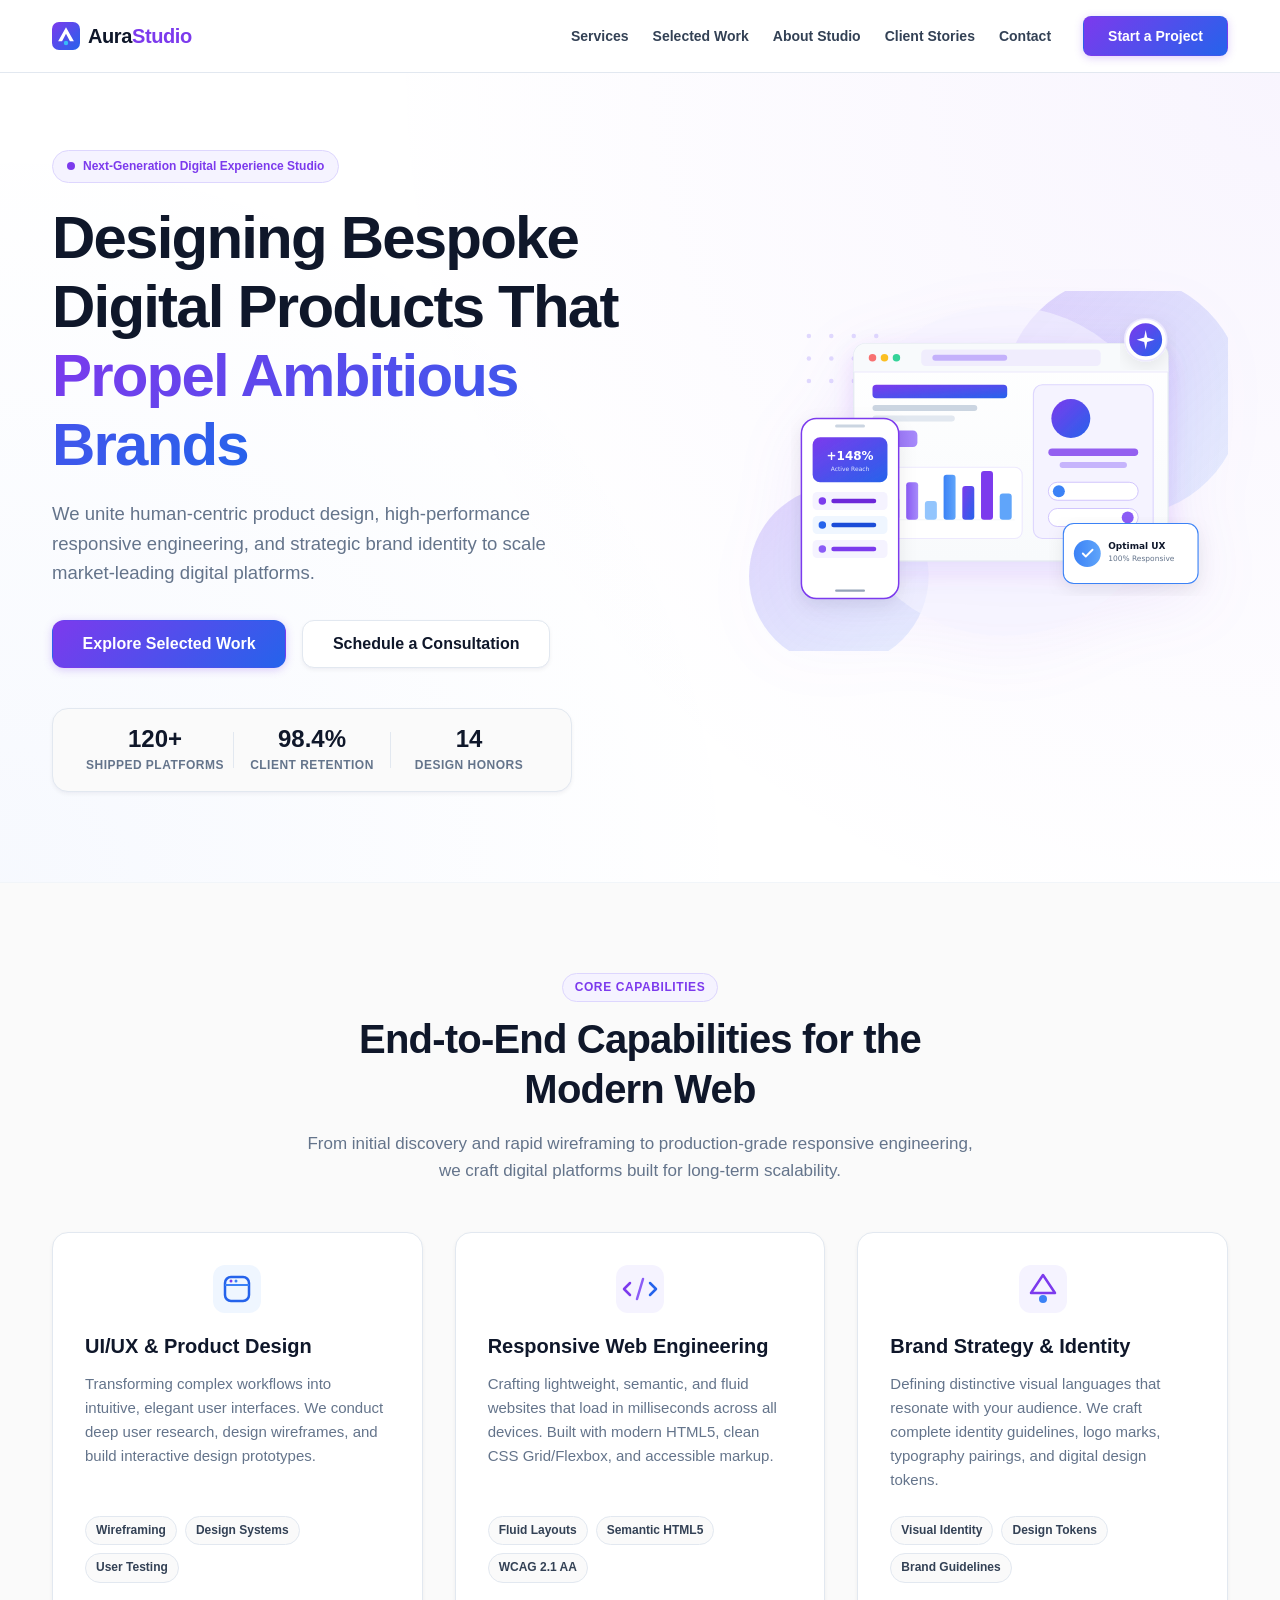
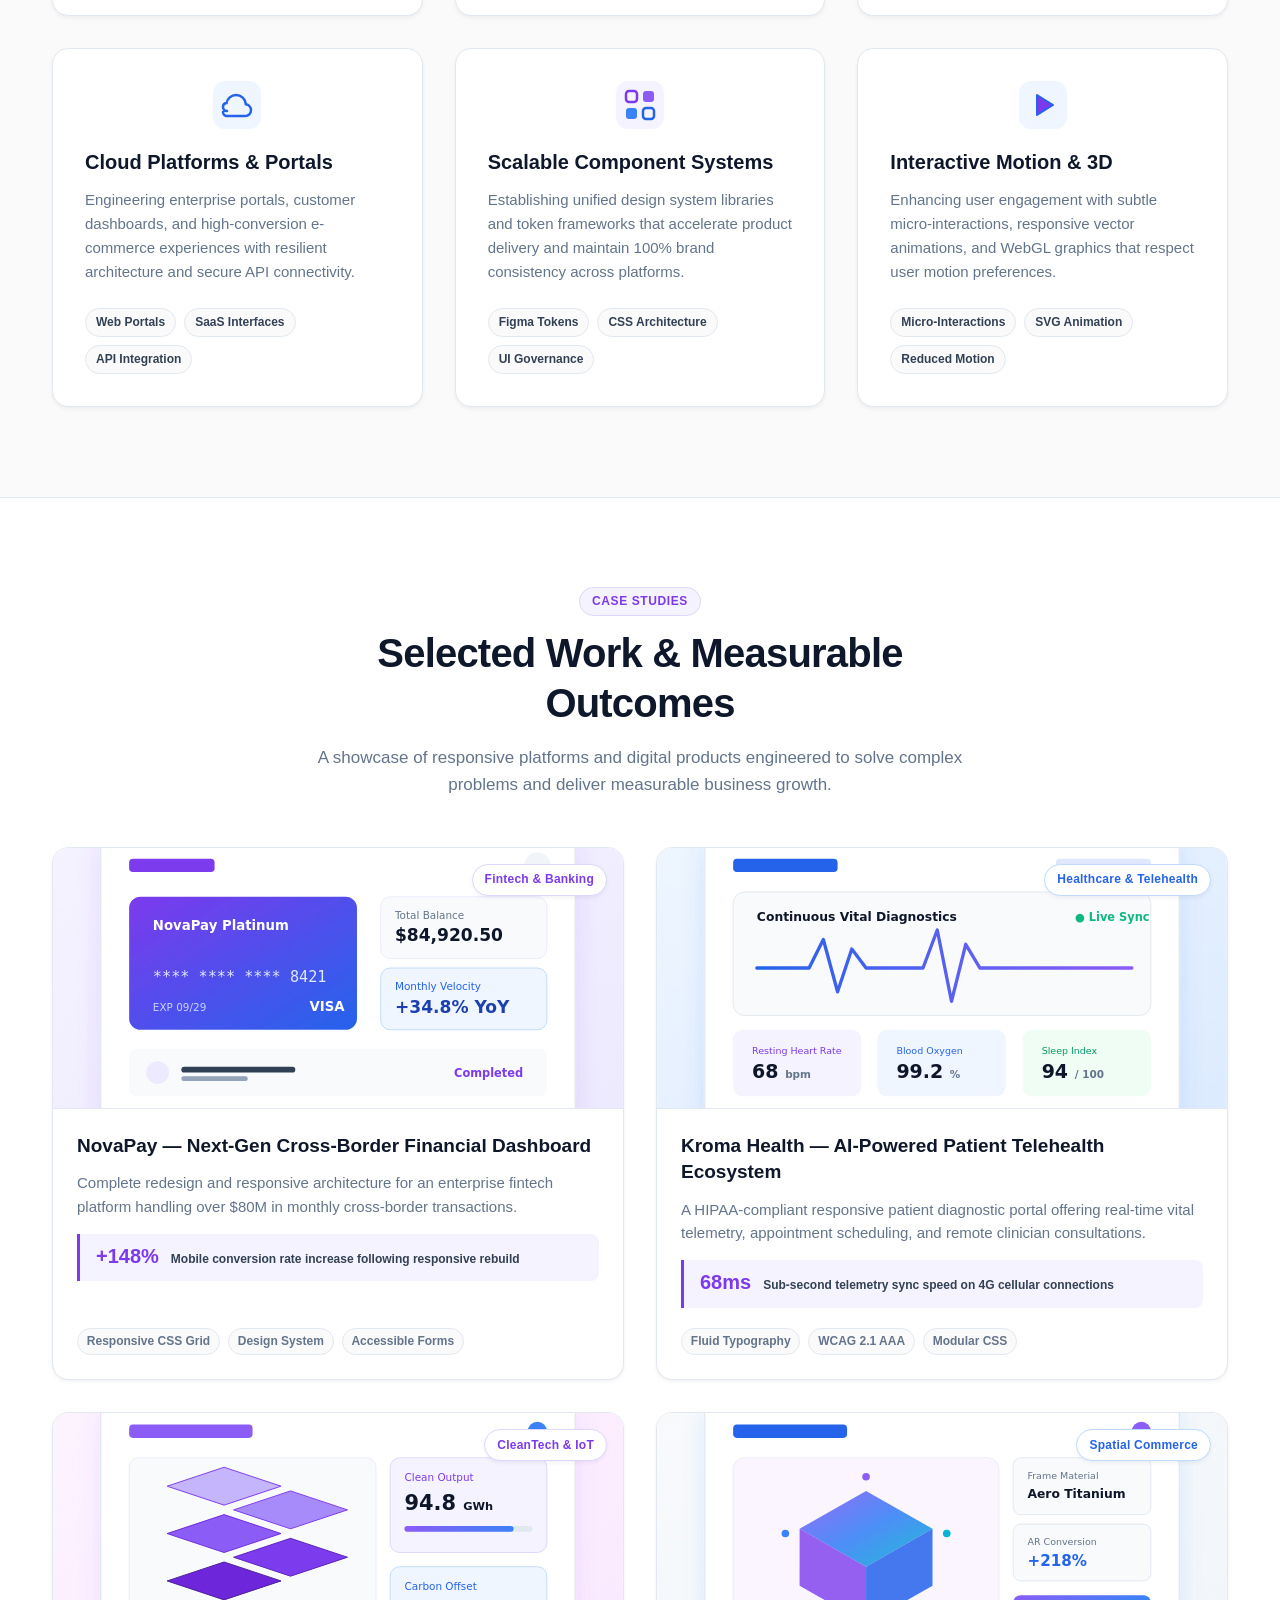
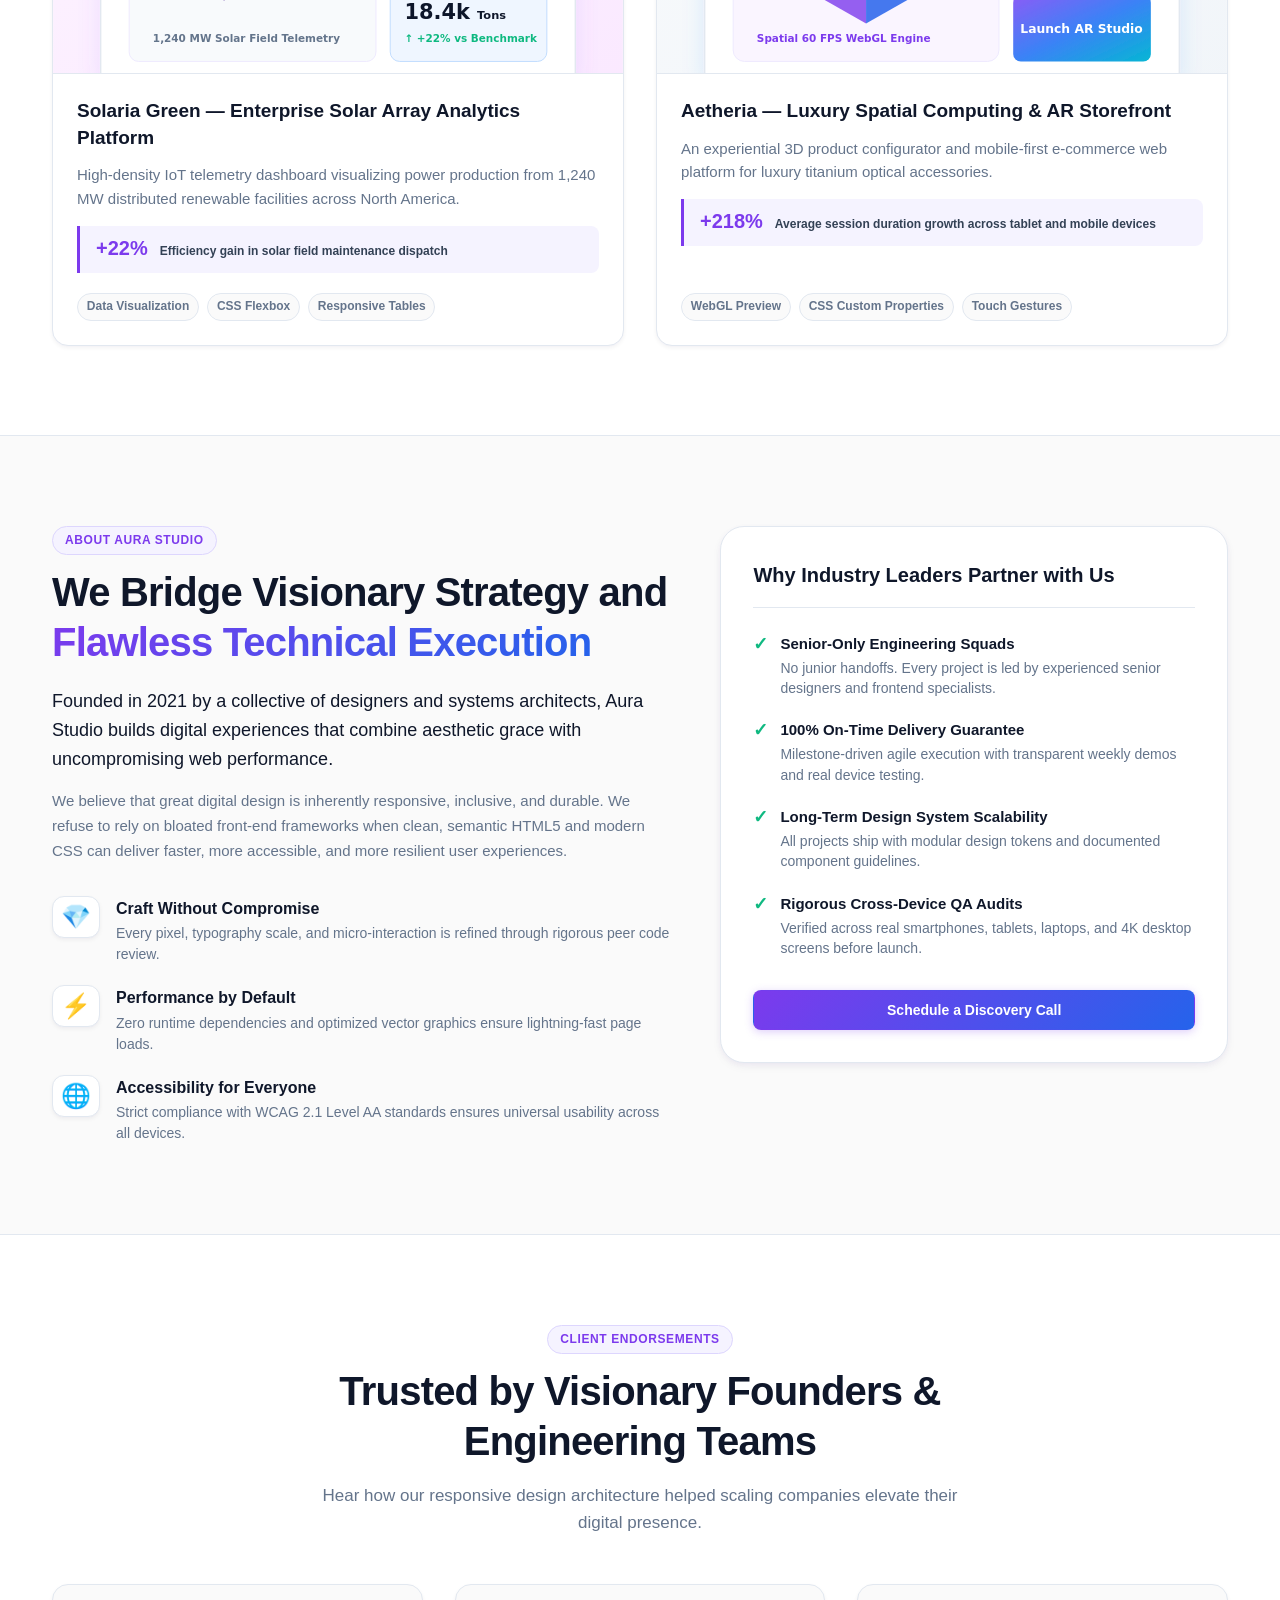
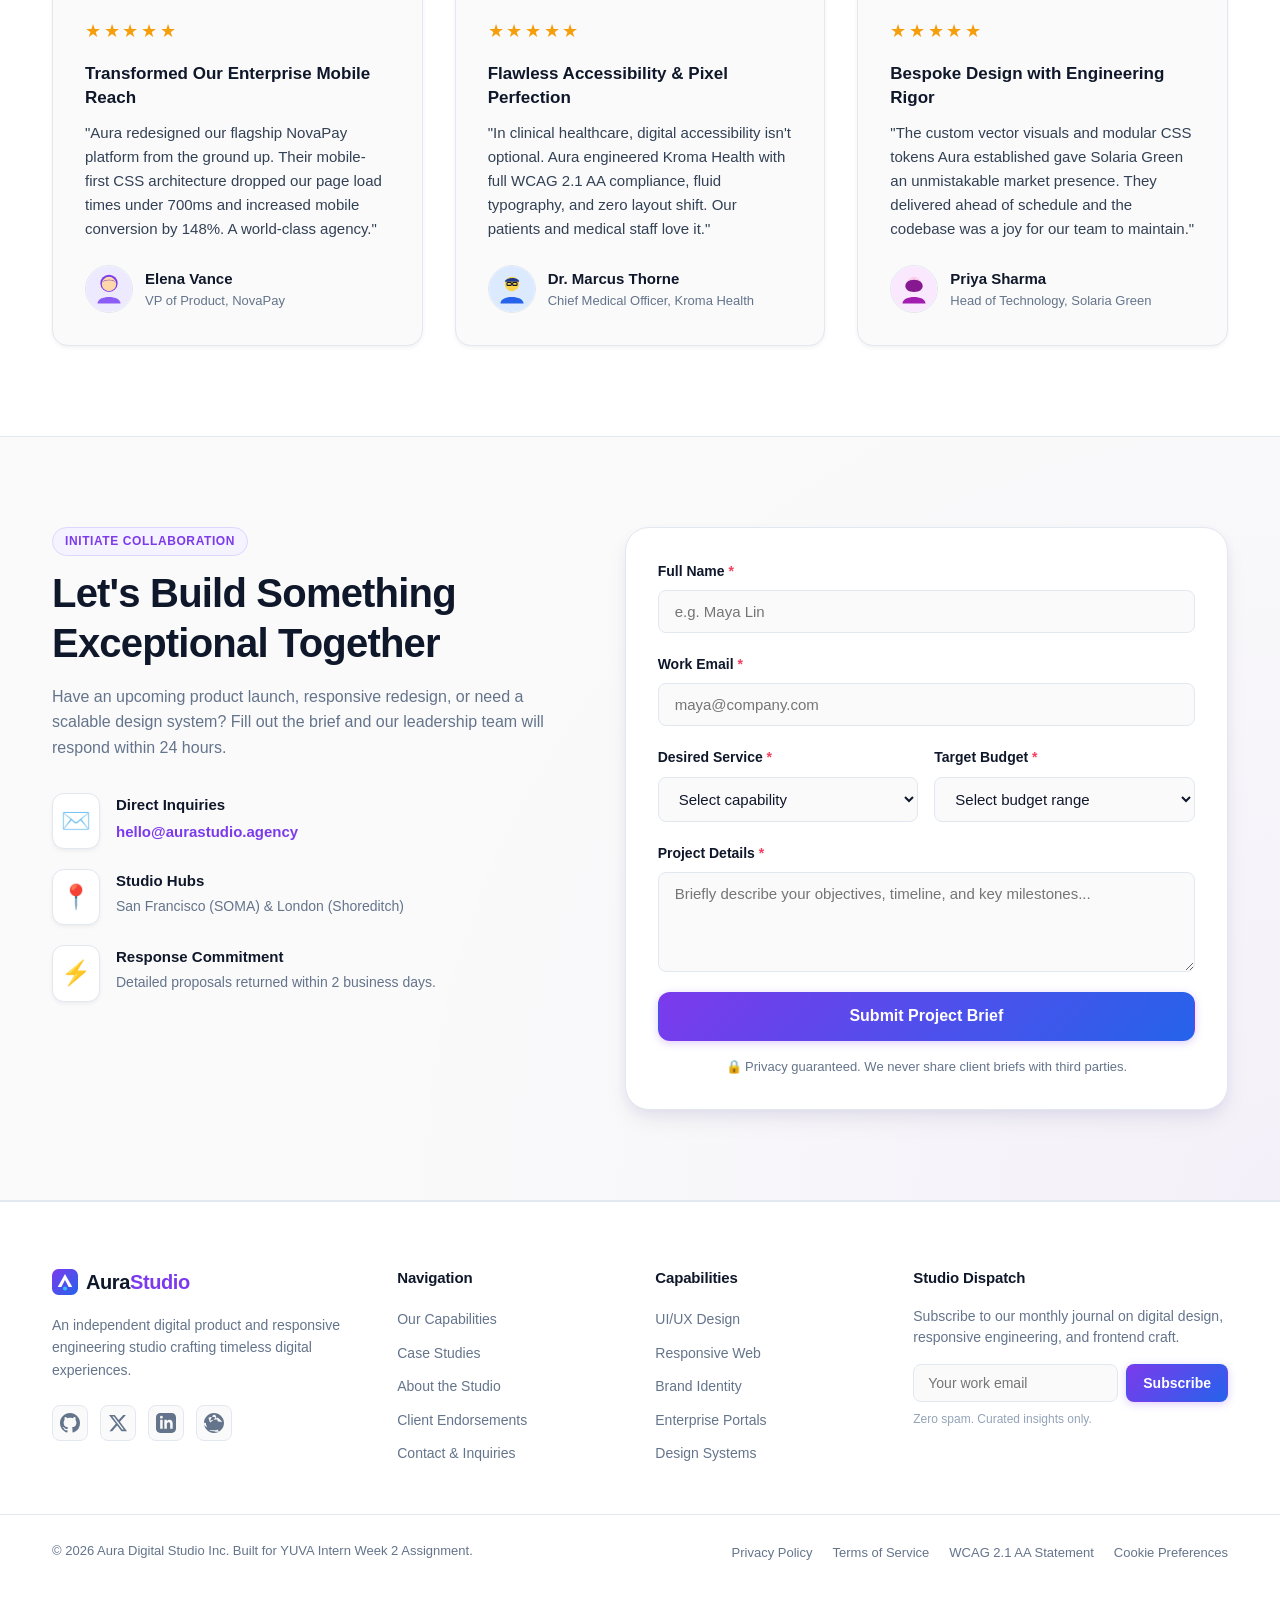
<file: task-2/index.html>
<!DOCTYPE html>
<html lang="en">
<head>
  <meta charset="UTF-8">
  <meta name="viewport" content="width=device-width, initial-scale=1.0">
  <meta name="description" content="Aura Studio is an award-winning digital agency engineering responsive web platforms, bespoke product designs, and resilient brand identities for ambitious companies.">
  <meta name="author" content="YUVA Intern — Frontend Developer Intern">
  <meta name="theme-color" content="#7c3aed">
  <title>Aura Digital Studio | Responsive Web Design &amp; Digital Product Agency</title>
  <link rel="stylesheet" href="style.css">
</head>
<body>
  <!-- Accessible Skip Navigation Link -->
  <a href="#main-content" class="skip-link">Skip to main content</a>

  <!-- Site Header & Navigation Landmark -->
  <header class="site-header" id="top">
    <div class="container header-container">
      <a href="#top" class="brand-logo" aria-label="Aura Digital Studio Home">
        <span class="logo-mark" aria-hidden="true">
          <svg viewBox="0 0 32 32" width="28" height="28" fill="none" xmlns="http://www.w3.org/2000/svg">
            <rect width="32" height="32" rx="8" fill="url(#brandGrad)"/>
            <path d="M16 6L25 22H20.5L16 13.5L11.5 22H7L16 6Z" fill="#ffffff"/>
            <circle cx="16" cy="24" r="2.5" fill="#38bdf8"/>
            <defs>
              <linearGradient id="brandGrad" x1="0%" y1="0%" x2="100%" y2="100%">
                <stop offset="0%" stop-color="#7c3aed"/>
                <stop offset="100%" stop-color="#2563eb"/>
              </linearGradient>
            </defs>
          </svg>
        </span>
        <span class="brand-name">Aura<span class="brand-accent">Studio</span></span>
      </a>

      <!-- Accessible Mobile Navigation Toggle Button -->
      <button class="mobile-nav-toggle" id="mobile-nav-toggle" aria-controls="primary-navigation" aria-expanded="false" aria-label="Toggle navigation menu">
        <span class="hamburger-bar" aria-hidden="true"></span>
        <span class="hamburger-bar" aria-hidden="true"></span>
        <span class="hamburger-bar" aria-hidden="true"></span>
      </button>

      <!-- Primary Navigation Menu -->
      <nav class="site-nav" id="primary-navigation" aria-label="Main Navigation">
        <ul class="nav-list">
          <li class="nav-item"><a href="#services" class="nav-link">Services</a></li>
          <li class="nav-item"><a href="#work" class="nav-link">Selected Work</a></li>
          <li class="nav-item"><a href="#about" class="nav-link">About Studio</a></li>
          <li class="nav-item"><a href="#testimonials" class="nav-link">Client Stories</a></li>
          <li class="nav-item"><a href="#contact" class="nav-link">Contact</a></li>
          <li class="nav-item"><a href="#contact" class="btn btn-primary nav-cta">Start a Project</a></li>
        </ul>
      </nav>
    </div>
  </header>

  <!-- Main Landmark Content -->
  <main id="main-content">

    <!-- HERO SECTION -->
    <section class="hero-section" id="hero" aria-labelledby="hero-title">
      <div class="container hero-container">
        
        <!-- Hero Text Column -->
        <div class="hero-content">
          <div class="badge-pill">
            <span class="badge-dot" aria-hidden="true"></span>
            <span class="badge-text">Next-Generation Digital Experience Studio</span>
          </div>

          <h1 id="hero-title" class="hero-title">
            Designing Bespoke Digital Products That <span class="text-gradient">Propel Ambitious Brands</span>
          </h1>

          <p class="hero-description">
            We unite human-centric product design, high-performance responsive engineering, and strategic brand identity to scale market-leading digital platforms.
          </p>

          <div class="hero-actions">
            <a href="#work" class="btn btn-primary btn-large">Explore Selected Work</a>
            <a href="#contact" class="btn btn-secondary btn-large">Schedule a Consultation</a>
          </div>

          <!-- Hero Metrics & Trust Indicators -->
          <div class="hero-stats-card">
            <div class="stat-item">
              <span class="stat-number">120+</span>
              <span class="stat-label">Shipped Platforms</span>
            </div>
            <div class="stat-divider" aria-hidden="true"></div>
            <div class="stat-item">
              <span class="stat-number">98.4%</span>
              <span class="stat-label">Client Retention</span>
            </div>
            <div class="stat-divider" aria-hidden="true"></div>
            <div class="stat-item">
              <span class="stat-number">14</span>
              <span class="stat-label">Design Honors</span>
            </div>
          </div>
        </div>

        <!-- Hero Visual Media Column -->
        <div class="hero-visual">
          <figure class="hero-figure">
            <img src="assets/hero-agency-illustration.svg" alt="Isometric digital agency workspace illustration showing responsive UI prototypes and interactive analytics" width="640" height="480" class="hero-image">
            <figcaption class="visually-hidden">Aura Studio responsive web engineering and product interface preview.</figcaption>
          </figure>
        </div>

      </div>
    </section>

    <!-- SERVICES SECTION -->
    <section class="services-section" id="services" aria-labelledby="services-title">
      <div class="container">
        
        <header class="section-header">
          <span class="section-tag">Core Capabilities</span>
          <h2 id="services-title" class="section-title">End-to-End Capabilities for the Modern Web</h2>
          <p class="section-subtitle">
            From initial discovery and rapid wireframing to production-grade responsive engineering, we craft digital platforms built for long-term scalability.
          </p>
        </header>

        <!-- CSS Grid Services Cards -->
        <div class="services-grid">
          
          <!-- Card 1 -->
          <article class="service-card">
            <div class="service-icon-wrapper" aria-hidden="true">
              <img src="assets/service-product.svg" alt="" width="48" height="48">
            </div>
            <h3 class="service-title">UI/UX &amp; Product Design</h3>
            <p class="service-text">
              Transforming complex workflows into intuitive, elegant user interfaces. We conduct deep user research, design wireframes, and build interactive design prototypes.
            </p>
            <ul class="service-tags" aria-label="Product design capabilities">
              <li>Wireframing</li>
              <li>Design Systems</li>
              <li>User Testing</li>
            </ul>
          </article>

          <!-- Card 2 -->
          <article class="service-card">
            <div class="service-icon-wrapper" aria-hidden="true">
              <img src="assets/service-web.svg" alt="" width="48" height="48">
            </div>
            <h3 class="service-title">Responsive Web Engineering</h3>
            <p class="service-text">
              Crafting lightweight, semantic, and fluid websites that load in milliseconds across all devices. Built with modern HTML5, clean CSS Grid/Flexbox, and accessible markup.
            </p>
            <ul class="service-tags" aria-label="Web engineering capabilities">
              <li>Fluid Layouts</li>
              <li>Semantic HTML5</li>
              <li>WCAG 2.1 AA</li>
            </ul>
          </article>

          <!-- Card 3 -->
          <article class="service-card">
            <div class="service-icon-wrapper" aria-hidden="true">
              <img src="assets/service-brand.svg" alt="" width="48" height="48">
            </div>
            <h3 class="service-title">Brand Strategy &amp; Identity</h3>
            <p class="service-text">
              Defining distinctive visual languages that resonate with your audience. We craft complete identity guidelines, logo marks, typography pairings, and digital design tokens.
            </p>
            <ul class="service-tags" aria-label="Branding capabilities">
              <li>Visual Identity</li>
              <li>Design Tokens</li>
              <li>Brand Guidelines</li>
            </ul>
          </article>

          <!-- Card 4 -->
          <article class="service-card">
            <div class="service-icon-wrapper" aria-hidden="true">
              <img src="assets/service-cloud.svg" alt="" width="48" height="48">
            </div>
            <h3 class="service-title">Cloud Platforms &amp; Portals</h3>
            <p class="service-text">
              Engineering enterprise portals, customer dashboards, and high-conversion e-commerce experiences with resilient architecture and secure API connectivity.
            </p>
            <ul class="service-tags" aria-label="Platform capabilities">
              <li>Web Portals</li>
              <li>SaaS Interfaces</li>
              <li>API Integration</li>
            </ul>
          </article>

          <!-- Card 5 -->
          <article class="service-card">
            <div class="service-icon-wrapper" aria-hidden="true">
              <img src="assets/service-systems.svg" alt="" width="48" height="48">
            </div>
            <h3 class="service-title">Scalable Component Systems</h3>
            <p class="service-text">
              Establishing unified design system libraries and token frameworks that accelerate product delivery and maintain 100% brand consistency across platforms.
            </p>
            <ul class="service-tags" aria-label="System capabilities">
              <li>Figma Tokens</li>
              <li>CSS Architecture</li>
              <li>UI Governance</li>
            </ul>
          </article>

          <!-- Card 6 -->
          <article class="service-card">
            <div class="service-icon-wrapper" aria-hidden="true">
              <img src="assets/service-motion.svg" alt="" width="48" height="48">
            </div>
            <h3 class="service-title">Interactive Motion &amp; 3D</h3>
            <p class="service-text">
              Enhancing user engagement with subtle micro-interactions, responsive vector animations, and WebGL graphics that respect user motion preferences.
            </p>
            <ul class="service-tags" aria-label="Motion capabilities">
              <li>Micro-Interactions</li>
              <li>SVG Animation</li>
              <li>Reduced Motion</li>
            </ul>
          </article>

        </div>
      </div>
    </section>

    <!-- FEATURED WORK / PORTFOLIO SECTION -->
    <section class="portfolio-section" id="work" aria-labelledby="work-title">
      <div class="container">
        
        <header class="section-header">
          <span class="section-tag">Case Studies</span>
          <h2 id="work-title" class="section-title">Selected Work &amp; Measurable Outcomes</h2>
          <p class="section-subtitle">
            A showcase of responsive platforms and digital products engineered to solve complex problems and deliver measurable business growth.
          </p>
        </header>

        <!-- Portfolio Cards Grid -->
        <div class="portfolio-grid">
          
          <!-- Project 1: NovaPay -->
          <article class="project-card">
            <div class="project-media">
              <img src="assets/project-novapay.svg" alt="NovaPay global fintech dashboard interface showing transaction ledger and platinum credit card preview" width="600" height="380" class="project-image">
              <span class="project-badge badge-lavender">Fintech &amp; Banking</span>
            </div>
            <div class="project-body">
              <h3 class="project-title">NovaPay — Next-Gen Cross-Border Financial Dashboard</h3>
              <p class="project-summary">
                Complete redesign and responsive architecture for an enterprise fintech platform handling over $80M in monthly cross-border transactions.
              </p>
              <div class="project-metric">
                <span class="metric-highlight">+148%</span>
                <span class="metric-desc">Mobile conversion rate increase following responsive rebuild</span>
              </div>
              <ul class="tech-pills" aria-label="Technologies used in NovaPay">
                <li>Responsive CSS Grid</li>
                <li>Design System</li>
                <li>Accessible Forms</li>
              </ul>
            </div>
          </article>

          <!-- Project 2: Kroma Health -->
          <article class="project-card">
            <div class="project-media">
              <img src="assets/project-kroma.svg" alt="Kroma Health telehealth patient portal showing live vital diagnostics and heart rhythm monitoring" width="600" height="380" class="project-image">
              <span class="project-badge badge-blue">Healthcare &amp; Telehealth</span>
            </div>
            <div class="project-body">
              <h3 class="project-title">Kroma Health — AI-Powered Patient Telehealth Ecosystem</h3>
              <p class="project-summary">
                A HIPAA-compliant responsive patient diagnostic portal offering real-time vital telemetry, appointment scheduling, and remote clinician consultations.
              </p>
              <div class="project-metric">
                <span class="metric-highlight">68ms</span>
                <span class="metric-desc">Sub-second telemetry sync speed on 4G cellular connections</span>
              </div>
              <ul class="tech-pills" aria-label="Technologies used in Kroma Health">
                <li>Fluid Typography</li>
                <li>WCAG 2.1 AAA</li>
                <li>Modular CSS</li>
              </ul>
            </div>
          </article>

          <!-- Project 3: Solaria Green -->
          <article class="project-card">
            <div class="project-media">
              <img src="assets/project-solaria.svg" alt="Solaria Green IoT telemetry dashboard showing solar array grid analytics and carbon offset indicators" width="600" height="380" class="project-image">
              <span class="project-badge badge-lavender">CleanTech &amp; IoT</span>
            </div>
            <div class="project-body">
              <h3 class="project-title">Solaria Green — Enterprise Solar Array Analytics Platform</h3>
              <p class="project-summary">
                High-density IoT telemetry dashboard visualizing power production from 1,240 MW distributed renewable facilities across North America.
              </p>
              <div class="project-metric">
                <span class="metric-highlight">+22%</span>
                <span class="metric-desc">Efficiency gain in solar field maintenance dispatch</span>
              </div>
              <ul class="tech-pills" aria-label="Technologies used in Solaria Green">
                <li>Data Visualization</li>
                <li>CSS Flexbox</li>
                <li>Responsive Tables</li>
              </ul>
            </div>
          </article>

          <!-- Project 4: Aetheria -->
          <article class="project-card">
            <div class="project-media">
              <img src="assets/project-aetheria.svg" alt="Aetheria spatial AR commerce platform showing interactive 3D titanium frame preview" width="600" height="380" class="project-image">
              <span class="project-badge badge-blue">Spatial Commerce</span>
            </div>
            <div class="project-body">
              <h3 class="project-title">Aetheria — Luxury Spatial Computing &amp; AR Storefront</h3>
              <p class="project-summary">
                An experiential 3D product configurator and mobile-first e-commerce web platform for luxury titanium optical accessories.
              </p>
              <div class="project-metric">
                <span class="metric-highlight">+218%</span>
                <span class="metric-desc">Average session duration growth across tablet and mobile devices</span>
              </div>
              <ul class="tech-pills" aria-label="Technologies used in Aetheria">
                <li>WebGL Preview</li>
                <li>CSS Custom Properties</li>
                <li>Touch Gestures</li>
              </ul>
            </div>
          </article>

        </div>
      </div>
    </section>

    <!-- ABOUT SECTION -->
    <section class="about-section" id="about" aria-labelledby="about-title">
      <div class="container">
        
        <div class="about-grid">
          
          <!-- About Narrative Left Column -->
          <div class="about-content">
            <span class="section-tag">About Aura Studio</span>
            <h2 id="about-title" class="about-headline">
              We Bridge Visionary Strategy and <span class="text-gradient">Flawless Technical Execution</span>
            </h2>
            <p class="about-lead">
              Founded in 2021 by a collective of designers and systems architects, Aura Studio builds digital experiences that combine aesthetic grace with uncompromising web performance.
            </p>
            <p class="about-text">
              We believe that great digital design is inherently responsive, inclusive, and durable. We refuse to rely on bloated front-end frameworks when clean, semantic HTML5 and modern CSS can deliver faster, more accessible, and more resilient user experiences.
            </p>

            <div class="about-values">
              <div class="value-item">
                <div class="value-icon" aria-hidden="true">💎</div>
                <div>
                  <h3 class="value-title">Craft Without Compromise</h3>
                  <p class="value-desc">Every pixel, typography scale, and micro-interaction is refined through rigorous peer code review.</p>
                </div>
              </div>
              <div class="value-item">
                <div class="value-icon" aria-hidden="true">⚡</div>
                <div>
                  <h3 class="value-title">Performance by Default</h3>
                  <p class="value-desc">Zero runtime dependencies and optimized vector graphics ensure lightning-fast page loads.</p>
                </div>
              </div>
              <div class="value-item">
                <div class="value-icon" aria-hidden="true">🌐</div>
                <div>
                  <h3 class="value-title">Accessibility for Everyone</h3>
                  <p class="value-desc">Strict compliance with WCAG 2.1 Level AA standards ensures universal usability across all devices.</p>
                </div>
              </div>
            </div>
          </div>

          <!-- About Pillars Right Column -->
          <div class="about-highlights">
            <div class="highlights-card">
              <h3 class="highlights-title">Why Industry Leaders Partner with Us</h3>
              
              <ul class="highlights-list">
                <li>
                  <span class="highlight-check" aria-hidden="true">✓</span>
                  <div>
                    <strong>Senior-Only Engineering Squads</strong>
                    <p>No junior handoffs. Every project is led by experienced senior designers and frontend specialists.</p>
                  </div>
                </li>
                <li>
                  <span class="highlight-check" aria-hidden="true">✓</span>
                  <div>
                    <strong>100% On-Time Delivery Guarantee</strong>
                    <p>Milestone-driven agile execution with transparent weekly demos and real device testing.</p>
                  </div>
                </li>
                <li>
                  <span class="highlight-check" aria-hidden="true">✓</span>
                  <div>
                    <strong>Long-Term Design System Scalability</strong>
                    <p>All projects ship with modular design tokens and documented component guidelines.</p>
                  </div>
                </li>
                <li>
                  <span class="highlight-check" aria-hidden="true">✓</span>
                  <div>
                    <strong>Rigorous Cross-Device QA Audits</strong>
                    <p>Verified across real smartphones, tablets, laptops, and 4K desktop screens before launch.</p>
                  </div>
                </li>
              </ul>

              <div class="highlights-cta">
                <a href="#contact" class="btn btn-primary btn-block">Schedule a Discovery Call</a>
              </div>
            </div>
          </div>

        </div>

      </div>
    </section>

    <!-- TESTIMONIALS SECTION -->
    <section class="testimonials-section" id="testimonials" aria-labelledby="testimonials-title">
      <div class="container">
        
        <header class="section-header">
          <span class="section-tag">Client Endorsements</span>
          <h2 id="testimonials-title" class="section-title">Trusted by Visionary Founders &amp; Engineering Teams</h2>
          <p class="section-subtitle">
            Hear how our responsive design architecture helped scaling companies elevate their digital presence.
          </p>
        </header>

        <div class="testimonials-grid">
          
          <!-- Testimonial 1 -->
          <article class="testimonial-card">
            <div class="testimonial-rating" role="img" aria-label="5 out of 5 stars">
              <span aria-hidden="true">★★★★★</span>
            </div>
            <h3 class="testimonial-headline">Transformed Our Enterprise Mobile Reach</h3>
            <blockquote class="testimonial-quote">
              "Aura redesigned our flagship NovaPay platform from the ground up. Their mobile-first CSS architecture dropped our page load times under 700ms and increased mobile conversion by 148%. A world-class agency."
            </blockquote>
            <footer class="testimonial-author">
              <img src="assets/avatar-elena.svg" alt="Portrait photo of Elena Vance" width="48" height="48" class="author-avatar">
              <div class="author-meta">
                <cite class="author-name">Elena Vance</cite>
                <span class="author-title">VP of Product, NovaPay</span>
              </div>
            </footer>
          </article>

          <!-- Testimonial 2 -->
          <article class="testimonial-card">
            <div class="testimonial-rating" role="img" aria-label="5 out of 5 stars">
              <span aria-hidden="true">★★★★★</span>
            </div>
            <h3 class="testimonial-headline">Flawless Accessibility &amp; Pixel Perfection</h3>
            <blockquote class="testimonial-quote">
              "In clinical healthcare, digital accessibility isn't optional. Aura engineered Kroma Health with full WCAG 2.1 AA compliance, fluid typography, and zero layout shift. Our patients and medical staff love it."
            </blockquote>
            <footer class="testimonial-author">
              <img src="assets/avatar-marcus.svg" alt="Portrait photo of Marcus Thorne" width="48" height="48" class="author-avatar">
              <div class="author-meta">
                <cite class="author-name">Dr. Marcus Thorne</cite>
                <span class="author-title">Chief Medical Officer, Kroma Health</span>
              </div>
            </footer>
          </article>

          <!-- Testimonial 3 -->
          <article class="testimonial-card">
            <div class="testimonial-rating" role="img" aria-label="5 out of 5 stars">
              <span aria-hidden="true">★★★★★</span>
            </div>
            <h3 class="testimonial-headline">Bespoke Design with Engineering Rigor</h3>
            <blockquote class="testimonial-quote">
              "The custom vector visuals and modular CSS tokens Aura established gave Solaria Green an unmistakable market presence. They delivered ahead of schedule and the codebase was a joy for our team to maintain."
            </blockquote>
            <footer class="testimonial-author">
              <img src="assets/avatar-priya.svg" alt="Portrait photo of Priya Sharma" width="48" height="48" class="author-avatar">
              <div class="author-meta">
                <cite class="author-name">Priya Sharma</cite>
                <span class="author-title">Head of Technology, Solaria Green</span>
              </div>
            </footer>
          </article>

        </div>
      </div>
    </section>

    <!-- CONTACT SECTION WITH CLIENT-SIDE VALIDATION -->
    <section class="contact-section" id="contact" aria-labelledby="contact-title">
      <div class="container">
        
        <div class="contact-wrapper">
          
          <!-- Contact Narrative Left Column -->
          <div class="contact-info">
            <span class="section-tag">Initiate Collaboration</span>
            <h2 id="contact-title" class="contact-title">Let's Build Something Exceptional Together</h2>
            <p class="contact-text">
              Have an upcoming product launch, responsive redesign, or need a scalable design system? Fill out the brief and our leadership team will respond within 24 hours.
            </p>

            <div class="contact-channels">
              <div class="channel-item">
                <div class="channel-icon" aria-hidden="true">✉️</div>
                <div>
                  <h3 class="channel-label">Direct Inquiries</h3>
                  <a href="mailto:hello@aurastudio.agency" class="channel-link">hello@aurastudio.agency</a>
                </div>
              </div>
              <div class="channel-item">
                <div class="channel-icon" aria-hidden="true">📍</div>
                <div>
                  <h3 class="channel-label">Studio Hubs</h3>
                  <p class="channel-desc">San Francisco (SOMA) &amp; London (Shoreditch)</p>
                </div>
              </div>
              <div class="channel-item">
                <div class="channel-icon" aria-hidden="true">⚡</div>
                <div>
                  <h3 class="channel-label">Response Commitment</h3>
                  <p class="channel-desc">Detailed proposals returned within 2 business days.</p>
                </div>
              </div>
            </div>
          </div>

          <!-- Interactive Contact Form Right Column -->
          <div class="contact-form-card">
            <form class="contact-form" id="contact-form" novalidate>
              <div class="form-status" id="form-status" role="status" aria-live="polite"></div>

              <div class="form-group">
                <label for="contact-name" class="form-label">Full Name <span class="required-star">*</span></label>
                <input type="text" id="contact-name" name="name" class="form-input" placeholder="e.g. Maya Lin" required autocomplete="name">
                <span class="field-error" id="name-error" aria-live="polite"></span>
              </div>

              <div class="form-group">
                <label for="contact-email" class="form-label">Work Email <span class="required-star">*</span></label>
                <input type="email" id="contact-email" name="email" class="form-input" placeholder="maya@company.com" required autocomplete="email">
                <span class="field-error" id="email-error" aria-live="polite"></span>
              </div>

              <div class="form-row">
                <div class="form-group">
                  <label for="contact-service" class="form-label">Desired Service <span class="required-star">*</span></label>
                  <select id="contact-service" name="service" class="form-select" required>
                    <option value="" disabled selected>Select capability</option>
                    <option value="ui-ux">UI/UX &amp; Product Design</option>
                    <option value="responsive-web">Responsive Web Engineering</option>
                    <option value="brand-identity">Brand Identity &amp; Systems</option>
                    <option value="cloud-portal">Enterprise Cloud Portal</option>
                    <option value="full-rebrand">Complete Digital Transformation</option>
                  </select>
                  <span class="field-error" id="service-error" aria-live="polite"></span>
                </div>

                <div class="form-group">
                  <label for="contact-budget" class="form-label">Target Budget <span class="required-star">*</span></label>
                  <select id="contact-budget" name="budget" class="form-select" required>
                    <option value="" disabled selected>Select budget range</option>
                    <option value="15k-30k">$15,000 – $30,000</option>
                    <option value="30k-60k">$30,000 – $60,000</option>
                    <option value="60k-120k">$60,000 – $120,000</option>
                    <option value="120k+">$120,000+</option>
                  </select>
                  <span class="field-error" id="budget-error" aria-live="polite"></span>
                </div>
              </div>

              <div class="form-group">
                <label for="contact-message" class="form-label">Project Details <span class="required-star">*</span></label>
                <textarea id="contact-message" name="message" class="form-textarea" rows="4" placeholder="Briefly describe your objectives, timeline, and key milestones..." required minlength="10"></textarea>
                <span class="field-error" id="message-error" aria-live="polite"></span>
              </div>

              <button type="submit" class="btn btn-primary btn-block btn-large" id="contact-submit">
                Submit Project Brief
              </button>

              <p class="form-disclaimer">
                🔒 Privacy guaranteed. We never share client briefs with third parties.
              </p>
            </form>
          </div>

        </div>

      </div>
    </section>

  </main>

  <!-- SITE FOOTER -->
  <footer class="site-footer">
    <h2 class="visually-hidden">Aura Studio Footer Directory &amp; Navigation</h2>
    
    <div class="container footer-container">
      
      <!-- Brand Column -->
      <div class="footer-col footer-brand-col">
        <a href="#top" class="brand-logo footer-logo" aria-label="Aura Digital Studio Home">
          <span class="logo-mark" aria-hidden="true">
            <svg viewBox="0 0 32 32" width="26" height="26" fill="none" xmlns="http://www.w3.org/2000/svg">
              <rect width="32" height="32" rx="8" fill="url(#brandGradFooter)"/>
              <path d="M16 6L25 22H20.5L16 13.5L11.5 22H7L16 6Z" fill="#ffffff"/>
              <circle cx="16" cy="24" r="2.5" fill="#38bdf8"/>
              <defs>
                <linearGradient id="brandGradFooter" x1="0%" y1="0%" x2="100%" y2="100%">
                  <stop offset="0%" stop-color="#7c3aed"/>
                  <stop offset="100%" stop-color="#2563eb"/>
                </linearGradient>
              </defs>
            </svg>
          </span>
          <span class="brand-name">Aura<span class="brand-accent">Studio</span></span>
        </a>
        <p class="footer-tagline">
          An independent digital product and responsive engineering studio crafting timeless digital experiences.
        </p>
        <div class="social-links" role="group" aria-label="Aura Studio Social Profiles">
          <a href="https://github.com" class="social-link" aria-label="Aura Studio on GitHub" target="_blank" rel="noopener noreferrer">
            <svg viewBox="0 0 24 24" width="20" height="20" fill="currentColor">
              <path d="M12 0C5.37 0 0 5.37 0 12c0 5.31 3.435 9.795 8.205 11.385.6.105.825-.255.825-.57 0-.285-.015-1.23-.015-2.235-3.015.555-3.795-.735-4.035-1.41-.135-.345-.72-1.41-1.23-1.695-.42-.225-1.02-.78-.015-.795.945-.015 1.62.87 1.845 1.23 1.08 1.815 2.805 1.305 3.495.99.105-.78.42-1.305.765-1.605-2.67-.3-5.46-1.335-5.46-5.925 0-1.305.465-2.385 1.23-3.225-.12-.3-.54-1.53.12-3.18 0 0 1.005-.315 3.3 1.23.96-.27 1.98-.405 3-.405s2.04.135 3 .405c2.295-1.56 3.3-1.23 3.3-1.23.66 1.65.24 2.88.12 3.18.765.84 1.23 1.905 1.23 3.225 0 4.605-2.805 5.625-5.475 5.925.435.375.81 1.095.81 2.22 0 1.605-.015 2.895-.015 3.3 0 .315.225.69.825.57A12.02 12.02 0 0024 12c0-6.63-5.37-12-12-12z"/>
            </svg>
          </a>
          <a href="https://twitter.com" class="social-link" aria-label="Aura Studio on Twitter / X" target="_blank" rel="noopener noreferrer">
            <svg viewBox="0 0 24 24" width="20" height="20" fill="currentColor">
              <path d="M18.244 2.25h3.308l-7.227 8.26 8.502 11.24H16.17l-5.214-6.817L4.99 21.75H1.68l7.73-8.835L1.254 2.25H8.08l4.713 6.231zm-1.161 17.52h1.833L7.084 4.126H5.117z"/>
            </svg>
          </a>
          <a href="https://linkedin.com" class="social-link" aria-label="Aura Studio on LinkedIn" target="_blank" rel="noopener noreferrer">
            <svg viewBox="0 0 24 24" width="20" height="20" fill="currentColor">
              <path d="M19 0h-14c-2.761 0-5 2.239-5 5v14c0 2.761 2.239 5 5 5h14c2.762 0 5-2.239 5-5v-14c0-2.761-2.238-5-5-5zm-11 19h-3v-11h3v11zm-1.5-12.268c-.966 0-1.75-.79-1.75-1.764s.784-1.764 1.75-1.764 1.75.79 1.75 1.764-.783 1.764-1.75 1.764zm13.5 12.268h-3v-5.604c0-3.368-4-3.113-4 0v5.604h-3v-11h3v1.765c1.396-2.586 7-2.777 7 2.476v6.759z"/>
            </svg>
          </a>
          <a href="https://dribbble.com" class="social-link" aria-label="Aura Studio on Dribbble" target="_blank" rel="noopener noreferrer">
            <svg viewBox="0 0 24 24" width="20" height="20" fill="currentColor">
              <path d="M12 0C5.373 0 0 5.373 0 12s5.373 12 12 12 12-5.373 12-12S18.627 0 12 0zm9.845 10.963a10.02 10.02 0 00-4.084-.877c-.368 0-.73.023-1.085.068a21.467 21.467 0 00-2.583-5.592c3.42 1.258 5.992 3.86 7.752 6.401zM12 2.155c.498 0 .984.043 1.458.125A19.467 19.467 0 0116.03 7.8c-2.85-.36-5.84.14-8.73 1.488C9.07 5.253 10.43 2.155 12 2.155zm-6.52 3.65c2.72-1.28 5.52-1.76 8.2-.42-1.63 2.47-3.77 4.54-6.38 6.13-1.02-1.89-1.61-3.92-1.82-5.71zm-3.325 6.195c.21 1.67.75 3.55 1.68 5.34-3.26-1.58-4.47-4.45-4.47-5.34 0-.3.04-.59.1-.88 1.05.35 1.9.61 2.69.88zm3.625 7.42c1.78.96 3.84 1.42 6.22 1.42 1.43 0 2.78-.2 4.02-.57-1.42-2.31-3.23-4.18-5.35-5.54-1.92 1.76-3.71 3.51-4.89 4.69zm7.39-2.07c1.92 1.22 3.56 2.89 4.84 4.96A9.973 9.973 0 0112 21.845c-2.14 0-4.01-.41-5.63-1.26 1.1-1.12 2.76-2.77 4.59-4.42 1.5.89 3.09 1.62 4.79 2.18z"/>
            </svg>
          </a>
        </div>
      </div>

      <!-- Quick Links Column -->
      <div class="footer-col">
        <h3 class="footer-heading">Navigation</h3>
        <ul class="footer-links">
          <li><a href="#services">Our Capabilities</a></li>
          <li><a href="#work">Case Studies</a></li>
          <li><a href="#about">About the Studio</a></li>
          <li><a href="#testimonials">Client Endorsements</a></li>
          <li><a href="#contact">Contact &amp; Inquiries</a></li>
        </ul>
      </div>

      <!-- Services Column -->
      <div class="footer-col">
        <h3 class="footer-heading">Capabilities</h3>
        <ul class="footer-links">
          <li><a href="#services">UI/UX Design</a></li>
          <li><a href="#services">Responsive Web</a></li>
          <li><a href="#services">Brand Identity</a></li>
          <li><a href="#services">Enterprise Portals</a></li>
          <li><a href="#services">Design Systems</a></li>
        </ul>
      </div>

      <!-- Newsletter Column -->
      <div class="footer-col footer-newsletter-col">
        <h3 class="footer-heading">Studio Dispatch</h3>
        <p class="newsletter-desc">Subscribe to our monthly journal on digital design, responsive engineering, and frontend craft.</p>
        <form action="#top" method="get" class="newsletter-form" id="newsletter-form">
          <label for="newsletter-email" class="visually-hidden">Email address for studio dispatch</label>
          <input type="email" id="newsletter-email" name="newsletter_email" placeholder="Your work email" class="newsletter-input" required autocomplete="email">
          <button type="submit" class="btn btn-primary btn-newsletter">Subscribe</button>
        </form>
        <p class="newsletter-note">Zero spam. Curated insights only.</p>
      </div>

    </div>

    <!-- Bottom Legal Bar -->
    <div class="footer-bottom">
      <div class="container footer-bottom-container">
        <p class="copyright-text">
          &copy; 2026 Aura Digital Studio Inc. Built for YUVA Intern Week 2 Assignment.
        </p>
        <ul class="legal-links">
          <li><a href="#hero">Privacy Policy</a></li>
          <li><a href="#hero">Terms of Service</a></li>
          <li><a href="#hero">WCAG 2.1 AA Statement</a></li>
          <li><a href="#hero">Cookie Preferences</a></li>
        </ul>
      </div>
    </div>
  </footer>

  <script src="script.js"></script>
</body>
</html>
</file>
<file: task-01-static-webpage/style.css>
/* ==========================================================================
   ApexHub — Stylesheet
   YUVA Intern — Week 1 Task: Wireframe to Webpage
   Author: Frontend Developer Intern
   ========================================================================== */

/* --------------------------------------------------------------------------
   1. CSS VARIABLES (DESIGN SYSTEM TOKENS)
   -------------------------------------------------------------------------- */
:root {
  /* Brand Color Palette */
  --color-primary: #2563eb;
  --color-primary-hover: #1d4ed8;
  --color-primary-active: #1e40af;
  --color-primary-light: #eff6ff;
  --color-primary-border: #bfdbfe;

  /* Accent & Status Colors */
  --color-accent-sky: #38bdf8;
  --color-accent-green: #10b981;
  --color-accent-green-bg: #ecfdf5;
  --color-accent-amber: #f59e0b;
  --color-accent-amber-bg: #fef3c7;

  /* Neutrals & Dark Shades */
  --color-dark-950: #0b1120;
  --color-dark-900: #0f172a;
  --color-dark-800: #1e293b;
  --color-dark-700: #334155;
  
  --color-slate-600: #475569;
  --color-slate-500: #64748b;
  --color-slate-400: #94a3b8;
  --color-slate-300: #cbd5e1;
  --color-slate-200: #e2e8f0;
  --color-slate-100: #f1f5f9;
  --color-slate-50: #f8fafc;
  --color-white: #ffffff;

  /* Typography */
  --font-family: system-ui, -apple-system, BlinkMacSystemFont, "Segoe UI", Roboto, "Helvetica Neue", Arial, sans-serif;
  --font-size-base: 1rem;       /* 16px */
  --line-height-base: 1.6;
  --line-height-heading: 1.25;

  /* Spacing Scale */
  --space-1: 0.25rem;   /* 4px */
  --space-2: 0.5rem;    /* 8px */
  --space-3: 0.75rem;   /* 12px */
  --space-4: 1rem;      /* 16px */
  --space-5: 1.25rem;   /* 20px */
  --space-6: 1.5rem;    /* 24px */
  --space-8: 2rem;      /* 32px */
  --space-10: 2.5rem;   /* 40px */
  --space-12: 3rem;     /* 48px */
  --space-16: 4rem;     /* 64px */
  --space-20: 5rem;     /* 80px */

  /* Border Radii */
  --radius-sm: 4px;
  --radius-md: 8px;
  --radius-lg: 12px;
  --radius-xl: 16px;
  --radius-full: 9999px;

  /* Elevation & Box Shadows */
  --shadow-sm: 0 1px 2px 0 rgba(0, 0, 0, 0.05);
  --shadow-md: 0 4px 6px -1px rgba(15, 23, 42, 0.08), 0 2px 4px -2px rgba(15, 23, 42, 0.06);
  --shadow-lg: 0 10px 15px -3px rgba(15, 23, 42, 0.08), 0 4px 6px -4px rgba(15, 23, 42, 0.04);
  --shadow-xl: 0 20px 25px -5px rgba(15, 23, 42, 0.1), 0 8px 10px -6px rgba(15, 23, 42, 0.04);
  --shadow-card-hover: 0 16px 32px -4px rgba(37, 99, 235, 0.12), 0 6px 12px -2px rgba(15, 23, 42, 0.06);

  /* Transitions */
  --transition-fast: 150ms cubic-bezier(0.4, 0, 0.2, 1);
  --transition-base: 250ms cubic-bezier(0.4, 0, 0.2, 1);

  /* Layout Container */
  --container-max: 1200px;
}

/* --------------------------------------------------------------------------
   2. MODERN CSS RESET & GLOBAL BASICS
   -------------------------------------------------------------------------- */
*, *::before, *::after {
  box-sizing: border-box;
  margin: 0;
  padding: 0;
}

html {
  font-family: var(--font-family);
  font-size: 100%;
  line-height: var(--line-height-base);
  scroll-behavior: smooth;
  scroll-padding-top: 80px;
  -webkit-text-size-adjust: 100%;
  color: var(--color-dark-900);
  background-color: var(--color-white);
}

body {
  min-height: 100vh;
  display: flex;
  flex-direction: column;
  overflow-x: hidden;
  text-rendering: optimizeSpeed;
}

/* Accessible Skip Navigation Link */
.skip-link {
  position: absolute;
  top: -100px;
  left: var(--space-4);
  background-color: var(--color-primary);
  color: var(--color-white);
  padding: var(--space-3) var(--space-5);
  border-radius: var(--radius-md);
  font-weight: 600;
  z-index: 9999;
  text-decoration: none;
  transition: top var(--transition-fast);
}

.skip-link:focus,
.skip-link:focus-visible {
  top: var(--space-4);
  outline: 3px solid var(--color-accent-sky);
}

/* Images & Media Defaults */
img, svg, figure {
  display: block;
  max-width: 100%;
  height: auto;
}

/* Typography Hierarchy */
h1, h2, h3, h4, h5, h6 {
  color: var(--color-dark-900);
  line-height: var(--line-height-heading);
  font-weight: 700;
  letter-spacing: -0.02em;
}

p {
  color: var(--color-slate-600);
  margin-bottom: var(--space-4);
}

p:last-child {
  margin-bottom: 0;
}

a {
  color: var(--color-primary);
  text-decoration: none;
  transition: color var(--transition-fast);
}

a:hover {
  color: var(--color-primary-hover);
}

a:focus-visible,
button:focus-visible,
input:focus-visible,
select:focus-visible,
textarea:focus-visible {
  outline: 2px solid var(--color-primary);
  outline-offset: 2px;
}

ul {
  list-style: none;
}

/* --------------------------------------------------------------------------
   3. REUSABLE UTILITIES & COMPONENTS
   -------------------------------------------------------------------------- */
.container {
  width: 100%;
  max-width: var(--container-max);
  margin-left: auto;
  margin-right: auto;
  padding-left: var(--space-6);
  padding-right: var(--space-6);
}

.visually-hidden {
  position: absolute;
  width: 1px;
  height: 1px;
  padding: 0;
  margin: -1px;
  overflow: hidden;
  clip: rect(0, 0, 0, 0);
  white-space: nowrap;
  border: 0;
}

/* Text Gradient */
.text-gradient {
  background: linear-gradient(135deg, var(--color-primary) 0%, #0284c7 100%);
  -webkit-background-clip: text;
  -webkit-text-fill-color: transparent;
  display: inline-block;
}

/* Section Common Header */
.section-header {
  text-align: center;
  max-width: 720px;
  margin: 0 auto var(--space-12);
}

.section-tag {
  display: inline-block;
  font-size: 0.8125rem;
  font-weight: 700;
  text-transform: uppercase;
  letter-spacing: 0.08em;
  color: var(--color-primary);
  background-color: var(--color-primary-light);
  padding: var(--space-1) var(--space-3);
  border-radius: var(--radius-full);
  margin-bottom: var(--space-3);
}

.section-title {
  font-size: clamp(1.85rem, 3.5vw, 2.5rem);
  margin-bottom: var(--space-3);
}

.section-subtitle {
  font-size: 1.125rem;
  color: var(--color-slate-500);
}

/* Button System */
.btn {
  display: inline-flex;
  align-items: center;
  justify-content: center;
  font-family: inherit;
  font-size: 0.9375rem;
  font-weight: 600;
  line-height: 1;
  padding: 0.75rem 1.35rem;
  border-radius: var(--radius-md);
  border: 1px solid transparent;
  cursor: pointer;
  text-align: center;
  text-decoration: none;
  transition: all var(--transition-fast);
}

.btn-primary {
  background-color: var(--color-primary);
  color: var(--color-white);
  box-shadow: 0 2px 4px rgba(37, 99, 235, 0.2);
}

.btn-primary:hover {
  background-color: var(--color-primary-hover);
  color: var(--color-white);
  box-shadow: 0 4px 8px rgba(37, 99, 235, 0.3);
  transform: translateY(-1px);
}

.btn-primary:active {
  background-color: var(--color-primary-active);
  transform: translateY(0);
}

.btn-secondary {
  background-color: var(--color-white);
  color: var(--color-dark-800);
  border-color: var(--color-slate-300);
}

.btn-secondary:hover {
  background-color: var(--color-slate-50);
  border-color: var(--color-slate-400);
  color: var(--color-dark-900);
}

.btn-outline {
  background-color: transparent;
  color: var(--color-primary);
  border-color: var(--color-primary);
}

.btn-outline:hover {
  background-color: var(--color-primary);
  color: var(--color-white);
}

.btn-large {
  padding: 0.9rem 1.75rem;
  font-size: 1.0625rem;
}

.btn-block {
  width: 100%;
}

/* Badges */
.badge-pill {
  display: inline-flex;
  align-items: center;
  gap: var(--space-2);
  background-color: var(--color-slate-100);
  border: 1px solid var(--color-slate-200);
  color: var(--color-dark-800);
  padding: 0.35rem 0.85rem;
  border-radius: var(--radius-full);
  font-size: 0.8125rem;
  font-weight: 600;
  margin-bottom: var(--space-4);
}

.badge-pill-dark {
  background-color: var(--color-dark-800);
  border-color: var(--color-dark-700);
  color: var(--color-accent-sky);
}

/* --------------------------------------------------------------------------
   4. SITE HEADER & NAVIGATION
   -------------------------------------------------------------------------- */
.site-header {
  position: sticky;
  top: 0;
  z-index: 100;
  background-color: rgba(255, 255, 255, 0.92);
  backdrop-filter: blur(10px);
  -webkit-backdrop-filter: blur(10px);
  border-bottom: 1px solid var(--color-slate-200);
  transition: background-color var(--transition-fast);
}

.header-container {
  display: flex;
  align-items: center;
  justify-content: space-between;
  height: 72px;
}

.brand-logo {
  display: flex;
  align-items: center;
  gap: var(--space-3);
  text-decoration: none;
}

.logo-mark {
  display: flex;
  align-items: center;
  justify-content: center;
}

.brand-name {
  font-size: 1.35rem;
  font-weight: 800;
  color: var(--color-dark-900);
  letter-spacing: -0.03em;
}

.brand-accent {
  color: var(--color-primary);
}

/* Navigation items */
.site-nav {
  display: flex;
  align-items: center;
}

.nav-list {
  display: flex;
  align-items: center;
  gap: var(--space-6);
}

.nav-link {
  font-size: 0.9375rem;
  font-weight: 500;
  color: var(--color-slate-600);
  padding: var(--space-2) var(--space-1);
  position: relative;
  transition: color var(--transition-fast);
}

.nav-link:hover {
  color: var(--color-primary);
}

.nav-link::after {
  content: "";
  position: absolute;
  bottom: 0;
  left: 0;
  width: 0;
  height: 2px;
  background-color: var(--color-primary);
  transition: width var(--transition-fast);
}

.nav-link:hover::after {
  width: 100%;
}

.nav-cta {
  padding: 0.6rem 1.25rem;
  font-size: 0.875rem;
}

/* Hidden inputs for Mobile Hamburger Toggle */
.nav-toggle-input {
  display: none;
}

.nav-toggle-btn {
  display: none;
  cursor: pointer;
  padding: var(--space-2);
  border-radius: var(--radius-sm);
  background: transparent;
  border: none;
}

.hamburger-bar {
  display: block;
  width: 22px;
  height: 2px;
  margin: 5px 0;
  background-color: var(--color-dark-800);
  border-radius: 2px;
  transition: all var(--transition-fast);
}

/* --------------------------------------------------------------------------
   5. HERO SECTION
   -------------------------------------------------------------------------- */
.hero-section {
  padding-top: var(--space-16);
  padding-bottom: var(--space-16);
  background: linear-gradient(180deg, #f8fafc 0%, #ffffff 100%);
  border-bottom: 1px solid var(--color-slate-200);
}

.hero-container {
  display: grid;
  grid-template-columns: 1.15fr 0.85fr;
  align-items: center;
  gap: var(--space-12);
}

.hero-title {
  font-size: clamp(2.25rem, 4.5vw, 3.4rem);
  line-height: 1.15;
  margin-bottom: var(--space-5);
}

.hero-description {
  font-size: 1.1875rem;
  color: var(--color-slate-600);
  line-height: 1.65;
  max-width: 580px;
  margin-bottom: var(--space-8);
}

.hero-actions {
  display: flex;
  align-items: center;
  gap: var(--space-4);
  margin-bottom: var(--space-10);
  flex-wrap: wrap;
}

/* Stats Metric Bar */
.hero-stats-card {
  display: flex;
  align-items: center;
  justify-content: space-between;
  background-color: var(--color-white);
  border: 1px solid var(--color-slate-200);
  border-radius: var(--radius-lg);
  padding: var(--space-4) var(--space-6);
  box-shadow: var(--shadow-sm);
  max-width: 520px;
}

.stat-item {
  display: flex;
  flex-direction: column;
}

.stat-number {
  font-size: 1.625rem;
  font-weight: 800;
  color: var(--color-dark-900);
  line-height: 1.2;
}

.stat-label {
  font-size: 0.8125rem;
  color: var(--color-slate-500);
  font-weight: 500;
}

.stat-divider {
  width: 1px;
  height: 36px;
  background-color: var(--color-slate-200);
}

.hero-visual {
  position: relative;
}

.hero-figure {
  background-color: var(--color-dark-900);
  border-radius: var(--radius-xl);
  overflow: hidden;
  box-shadow: var(--shadow-xl);
  border: 1px solid var(--color-slate-200);
}

.hero-image {
  width: 100%;
  height: auto;
  object-fit: cover;
}

/* --------------------------------------------------------------------------
   6. AMENITIES SECTION (CSS GRID)
   -------------------------------------------------------------------------- */
.amenities-section {
  padding-top: var(--space-20);
  padding-bottom: var(--space-20);
  background-color: var(--color-white);
}

.amenities-grid {
  display: grid;
  grid-template-columns: repeat(3, 1fr);
  gap: var(--space-8);
}

.amenity-card {
  background-color: var(--color-slate-50);
  border: 1px solid var(--color-slate-200);
  border-radius: var(--radius-lg);
  padding: var(--space-8);
  transition: all var(--transition-base);
}

.amenity-card:hover {
  transform: translateY(-4px);
  background-color: var(--color-white);
  border-color: var(--color-primary-border);
  box-shadow: var(--shadow-card-hover);
}

.amenity-icon-wrapper {
  display: inline-flex;
  align-items: center;
  justify-content: center;
  width: 52px;
  height: 52px;
  border-radius: var(--radius-md);
  background-color: var(--color-primary-light);
  color: var(--color-primary);
  margin-bottom: var(--space-5);
  transition: background-color var(--transition-fast), color var(--transition-fast);
}

.amenity-card:hover .amenity-icon-wrapper {
  background-color: var(--color-primary);
  color: var(--color-white);
}

.amenity-title {
  font-size: 1.25rem;
  margin-bottom: var(--space-2);
}

.amenity-text {
  font-size: 0.9375rem;
  color: var(--color-slate-500);
  line-height: 1.6;
}

/* --------------------------------------------------------------------------
   7. WORKSPACE SHOWCASE SECTION
   -------------------------------------------------------------------------- */
.spaces-section {
  padding-top: var(--space-20);
  padding-bottom: var(--space-20);
  background-color: var(--color-slate-50);
  border-top: 1px solid var(--color-slate-200);
  border-bottom: 1px solid var(--color-slate-200);
}

.spaces-grid {
  display: grid;
  grid-template-columns: repeat(3, 1fr);
  gap: var(--space-8);
  align-items: stretch;
}

.space-card {
  background-color: var(--color-white);
  border: 1px solid var(--color-slate-200);
  border-radius: var(--radius-xl);
  overflow: hidden;
  display: flex;
  flex-direction: column;
  box-shadow: var(--shadow-sm);
  transition: all var(--transition-base);
}

.space-card:hover {
  transform: translateY(-5px);
  box-shadow: var(--shadow-lg);
  border-color: var(--color-slate-300);
}

/* Featured / Recommended Space Card */
.featured-space {
  border: 2px solid var(--color-primary);
  box-shadow: var(--shadow-md);
  position: relative;
}

.space-image-container {
  position: relative;
  overflow: hidden;
  height: 210px;
  background-color: var(--color-slate-100);
}

.space-image {
  width: 100%;
  height: 100%;
  object-fit: cover;
  transition: transform var(--transition-base);
}

.space-card:hover .space-image {
  transform: scale(1.03);
}

.space-badge {
  position: absolute;
  top: var(--space-3);
  right: var(--space-3);
  padding: 0.3rem 0.75rem;
  border-radius: var(--radius-full);
  font-size: 0.75rem;
  font-weight: 700;
  letter-spacing: 0.04em;
  text-transform: uppercase;
}

.badge-neutral {
  background-color: rgba(15, 23, 42, 0.75);
  color: var(--color-white);
}

.badge-highlight {
  background-color: var(--color-primary);
  color: var(--color-white);
}

.badge-premium {
  background-color: var(--color-accent-amber);
  color: var(--color-dark-900);
}

.space-body {
  padding: var(--space-6);
  display: flex;
  flex-direction: column;
  flex-grow: 1;
}

.space-title {
  font-size: 1.35rem;
  margin-bottom: var(--space-2);
}

.space-description {
  font-size: 0.9375rem;
  color: var(--color-slate-500);
  line-height: 1.55;
  margin-bottom: var(--space-5);
}

.space-features {
  margin-bottom: var(--space-6);
  flex-grow: 1;
}

.space-features li {
  font-size: 0.875rem;
  color: var(--color-slate-600);
  display: flex;
  align-items: center;
  gap: var(--space-2);
  margin-bottom: var(--space-2);
}

.space-features li span {
  color: var(--color-accent-green);
  font-weight: bold;
}

.space-footer {
  padding-top: var(--space-4);
  border-top: 1px solid var(--color-slate-100);
  display: flex;
  align-items: center;
  justify-content: space-between;
}

.space-pricing {
  display: flex;
  align-items: baseline;
  gap: var(--space-1);
}

.price-prefix {
  font-size: 0.8125rem;
  color: var(--color-slate-400);
}

.price-amount {
  font-size: 1.5rem;
  font-weight: 800;
  color: var(--color-dark-900);
}

.price-cycle {
  font-size: 0.8125rem;
  color: var(--color-slate-500);
}

/* --------------------------------------------------------------------------
   8. MEMBERSHIP & PRICING PLANS
   -------------------------------------------------------------------------- */
.pricing-section {
  padding-top: var(--space-20);
  padding-bottom: var(--space-20);
  background-color: var(--color-white);
}

.pricing-grid {
  display: grid;
  grid-template-columns: repeat(3, 1fr);
  gap: var(--space-8);
  align-items: stretch;
}

.pricing-plan {
  background-color: var(--color-slate-50);
  border: 1px solid var(--color-slate-200);
  border-radius: var(--radius-xl);
  padding: var(--space-8);
  display: flex;
  flex-direction: column;
  position: relative;
  transition: all var(--transition-base);
}

.pricing-plan:hover {
  transform: translateY(-4px);
  box-shadow: var(--shadow-lg);
}

/* Featured / Recommended Plan */
.plan-recommended {
  background-color: var(--color-primary-light);
  border: 2px solid var(--color-primary);
  box-shadow: var(--shadow-md);
}

.plan-ribbon {
  position: absolute;
  top: -14px;
  left: 50%;
  transform: translateX(-50%);
  background-color: var(--color-primary);
  color: var(--color-white);
  font-size: 0.75rem;
  font-weight: 700;
  text-transform: uppercase;
  letter-spacing: 0.06em;
  padding: 0.3rem 1rem;
  border-radius: var(--radius-full);
  box-shadow: 0 2px 4px rgba(37, 99, 235, 0.3);
  white-space: nowrap;
}

.plan-header {
  margin-bottom: var(--space-6);
  padding-bottom: var(--space-6);
  border-bottom: 1px solid var(--color-slate-200);
}

.plan-recommended .plan-header {
  border-color: var(--color-primary-border);
}

.plan-name {
  font-size: 1.35rem;
  margin-bottom: var(--space-2);
}

.plan-description {
  font-size: 0.875rem;
  color: var(--color-slate-500);
  margin-bottom: var(--space-4);
  min-height: 40px;
}

.plan-price {
  display: flex;
  align-items: baseline;
}

.plan-price .currency {
  font-size: 1.5rem;
  font-weight: 700;
  color: var(--color-dark-900);
}

.plan-price .amount {
  font-size: 3rem;
  font-weight: 800;
  color: var(--color-dark-900);
  line-height: 1;
}

.plan-price .period {
  font-size: 0.9375rem;
  color: var(--color-slate-500);
  margin-left: var(--space-1);
}

.plan-perks {
  margin-bottom: var(--space-8);
  flex-grow: 1;
}

.plan-perks li {
  font-size: 0.9375rem;
  color: var(--color-dark-800);
  display: flex;
  align-items: flex-start;
  gap: var(--space-3);
  margin-bottom: var(--space-3);
  line-height: 1.45;
}

.perk-check {
  color: var(--color-accent-green);
  font-weight: bold;
}

.perk-disabled {
  color: var(--color-slate-400);
}

.perk-cross {
  color: var(--color-slate-300);
}

.plan-cta {
  margin-top: auto;
}

/* --------------------------------------------------------------------------
   9. TESTIMONIALS SECTION
   -------------------------------------------------------------------------- */
.testimonials-section {
  padding-top: var(--space-20);
  padding-bottom: var(--space-20);
  background-color: var(--color-slate-50);
  border-top: 1px solid var(--color-slate-200);
}

.testimonials-grid {
  display: grid;
  grid-template-columns: repeat(3, 1fr);
  gap: var(--space-8);
}

.testimonial-card {
  background-color: var(--color-white);
  border: 1px solid var(--color-slate-200);
  border-radius: var(--radius-lg);
  padding: var(--space-8);
  display: flex;
  flex-direction: column;
  box-shadow: var(--shadow-sm);
  transition: all var(--transition-base);
}

.testimonial-card:hover {
  transform: translateY(-3px);
  box-shadow: var(--shadow-md);
  border-color: var(--color-slate-300);
}

.testimonial-rating {
  color: var(--color-accent-amber);
  font-size: 1.125rem;
  letter-spacing: 0.15em;
  margin-bottom: var(--space-4);
}

.testimonial-headline {
  font-size: 1.0625rem;
  font-weight: 700;
  color: var(--color-dark-900);
  margin-bottom: var(--space-3);
  line-height: 1.4;
}

.testimonial-quote {
  font-size: 0.9375rem;
  line-height: 1.65;
  color: var(--color-dark-800);
  font-style: normal;
  margin-bottom: var(--space-6);
  flex-grow: 1;
}

.testimonial-author {
  display: flex;
  align-items: center;
  gap: var(--space-3);
}

.author-avatar {
  border-radius: var(--radius-full);
  background-color: var(--color-slate-100);
  flex-shrink: 0;
}

.author-meta {
  display: flex;
  flex-direction: column;
}

.author-name {
  font-size: 0.9375rem;
  font-weight: 700;
  color: var(--color-dark-900);
  font-style: normal;
}

.author-title {
  font-size: 0.8125rem;
  color: var(--color-slate-500);
}

/* --------------------------------------------------------------------------
   10. TOUR BOOKING & INTERACTIVE CTA
   -------------------------------------------------------------------------- */
.booking-section {
  padding-top: var(--space-20);
  padding-bottom: var(--space-20);
  background-color: var(--color-dark-900);
  color: var(--color-white);
}

.booking-wrapper {
  display: grid;
  grid-template-columns: 1fr 1.1fr;
  gap: var(--space-12);
  align-items: center;
}

.booking-info .booking-title {
  font-size: clamp(2rem, 3.5vw, 2.75rem);
  color: var(--color-white);
  margin-top: var(--space-4);
  margin-bottom: var(--space-4);
}

.booking-text {
  font-size: 1.125rem;
  color: var(--color-slate-300);
  line-height: 1.6;
  margin-bottom: var(--space-8);
}

.booking-text strong {
  color: var(--color-accent-sky);
}

.booking-guarantees {
  margin-bottom: var(--space-6);
}

.booking-guarantees li {
  display: flex;
  align-items: center;
  gap: var(--space-3);
  font-size: 0.9375rem;
  color: var(--color-slate-200);
  margin-bottom: var(--space-3);
}

.guarantee-icon {
  display: inline-flex;
  align-items: center;
  justify-content: center;
  width: 22px;
  height: 22px;
  border-radius: var(--radius-full);
  background-color: rgba(16, 185, 129, 0.2);
  color: var(--color-accent-green);
  font-size: 0.8125rem;
  font-weight: bold;
}

/* Booking Form Card */
.booking-form-card {
  background-color: var(--color-dark-800);
  border: 1px solid var(--color-dark-700);
  border-radius: var(--radius-xl);
  padding: var(--space-8);
  box-shadow: var(--shadow-xl);
}

.tour-form {
  display: flex;
  flex-direction: column;
  gap: var(--space-4);
}

.form-group {
  display: flex;
  flex-direction: column;
  gap: var(--space-1);
}

.form-row {
  display: grid;
  grid-template-columns: 1fr 1fr;
  gap: var(--space-4);
}

.form-label {
  font-size: 0.8125rem;
  font-weight: 600;
  color: var(--color-slate-200);
}

.form-input,
.form-select {
  width: 100%;
  padding: 0.75rem var(--space-3);
  border-radius: var(--radius-md);
  border: 1px solid var(--color-dark-700);
  background-color: var(--color-dark-900);
  color: var(--color-white);
  font-family: inherit;
  font-size: 0.9375rem;
  transition: all var(--transition-fast);
}

.form-input::placeholder {
  color: var(--color-slate-500);
}

.form-input:focus,
.form-select:focus {
  outline: none;
  border-color: var(--color-primary);
  box-shadow: 0 0 0 3px rgba(37, 99, 235, 0.35);
}

.form-select {
  cursor: pointer;
}

.form-disclaimer {
  font-size: 0.75rem;
  color: var(--color-slate-400);
  text-align: center;
  margin-top: var(--space-2);
}

/* --------------------------------------------------------------------------
   11. SEMANTIC SITE FOOTER
   -------------------------------------------------------------------------- */
.site-footer {
  background-color: var(--color-dark-950);
  color: var(--color-slate-400);
  padding-top: var(--space-16);
  border-top: 1px solid var(--color-dark-800);
}

.footer-container {
  display: grid;
  grid-template-columns: 1.5fr 1fr 1fr 1.3fr;
  gap: var(--space-10);
  margin-bottom: var(--space-12);
}

.footer-logo .brand-name {
  color: var(--color-white);
}

.footer-tagline {
  font-size: 0.875rem;
  color: var(--color-slate-400);
  line-height: 1.6;
  margin-top: var(--space-4);
  margin-bottom: var(--space-6);
  max-width: 320px;
}

.social-links {
  display: flex;
  align-items: center;
  gap: var(--space-4);
}

.social-link {
  color: var(--color-slate-400);
  padding: var(--space-2);
  border-radius: var(--radius-md);
  background-color: var(--color-dark-900);
  transition: all var(--transition-fast);
}

.social-link:hover {
  color: var(--color-white);
  background-color: var(--color-primary);
  transform: translateY(-2px);
}

.footer-heading {
  font-size: 0.9375rem;
  font-weight: 700;
  color: var(--color-white);
  margin-bottom: var(--space-4);
  letter-spacing: 0.02em;
}

.footer-links li {
  margin-bottom: var(--space-3);
}

.footer-links a {
  font-size: 0.875rem;
  color: var(--color-slate-400);
  transition: color var(--transition-fast);
}

.footer-links a:hover {
  color: var(--color-white);
}

/* Newsletter in footer */
.newsletter-desc {
  font-size: 0.875rem;
  color: var(--color-slate-400);
  margin-bottom: var(--space-4);
  line-height: 1.5;
}

.newsletter-form {
  display: flex;
  gap: var(--space-2);
  margin-bottom: var(--space-2);
}

.newsletter-input {
  flex-grow: 1;
  padding: 0.65rem var(--space-3);
  border-radius: var(--radius-md);
  border: 1px solid var(--color-dark-700);
  background-color: var(--color-dark-900);
  color: var(--color-white);
  font-family: inherit;
  font-size: 0.875rem;
}

.newsletter-input:focus {
  outline: none;
  border-color: var(--color-primary);
}

.btn-newsletter {
  padding: 0.65rem 1rem;
  font-size: 0.875rem;
}

.newsletter-note {
  font-size: 0.75rem;
  color: var(--color-slate-500);
}

/* Footer Bottom Bar */
.footer-bottom {
  padding-top: var(--space-6);
  padding-bottom: var(--space-6);
  border-top: 1px solid var(--color-dark-800);
  font-size: 0.8125rem;
}

.footer-bottom-container {
  display: flex;
  align-items: center;
  justify-content: space-between;
  flex-wrap: wrap;
  gap: var(--space-4);
}

.legal-links {
  display: flex;
  align-items: center;
  gap: var(--space-5);
  flex-wrap: wrap;
}

.legal-links a {
  color: var(--color-slate-400);
}

.legal-links a:hover {
  color: var(--color-white);
}

/* --------------------------------------------------------------------------
   12. RESPONSIVE DESIGN & MEDIA QUERIES
   -------------------------------------------------------------------------- */

/* LAPTOP BREAKPOINT (769px to 1024px) */
@media (max-width: 1024px) {
  .hero-container {
    grid-template-columns: 1fr;
    gap: var(--space-10);
    text-align: center;
  }

  .badge-pill {
    margin-left: auto;
    margin-right: auto;
  }

  .hero-description {
    margin-left: auto;
    margin-right: auto;
  }

  .hero-actions {
    justify-content: center;
  }

  .hero-stats-card {
    margin-left: auto;
    margin-right: auto;
  }

  .hero-visual {
    max-width: 580px;
    margin-left: auto;
    margin-right: auto;
  }

  .amenities-grid {
    grid-template-columns: repeat(2, 1fr);
  }

  .spaces-grid {
    grid-template-columns: repeat(2, 1fr);
  }

  /* Make third card span 2 cols on laptop if preferred */
  .spaces-grid > .space-card:last-child {
    grid-column: span 2;
  }

  .pricing-grid {
    grid-template-columns: repeat(3, 1fr);
    gap: var(--space-4);
  }

  .testimonials-grid {
    grid-template-columns: repeat(2, 1fr);
  }

  .testimonials-grid > .testimonial-card:last-child {
    grid-column: span 2;
  }

  .footer-container {
    grid-template-columns: repeat(2, 1fr);
    gap: var(--space-8);
  }
}

/* TABLET BREAKPOINT (481px to 768px) */
@media (max-width: 768px) {
  /* Hamburger Navigation */
  .nav-toggle-btn {
    display: block;
    z-index: 101;
  }

  .site-nav {
    position: fixed;
    top: 72px;
    left: 0;
    right: 0;
    background-color: var(--color-white);
    border-bottom: 1px solid var(--color-slate-200);
    box-shadow: var(--shadow-lg);
    max-height: 0;
    overflow: hidden;
    transition: max-height 300ms ease-in-out, padding var(--transition-fast);
  }

  /* Toggle open state using CSS Checkbox Hack */
  .nav-toggle-input:checked ~ .site-nav {
    max-height: 400px;
    padding: var(--space-6) 0;
  }

  .nav-toggle-input:checked + .nav-toggle-btn .hamburger-bar:nth-child(1) {
    transform: translateY(7px) rotate(45deg);
  }

  .nav-toggle-input:checked + .nav-toggle-btn .hamburger-bar:nth-child(2) {
    opacity: 0;
  }

  .nav-toggle-input:checked + .nav-toggle-btn .hamburger-bar:nth-child(3) {
    transform: translateY(-7px) rotate(-45deg);
  }

  .nav-list {
    flex-direction: column;
    gap: var(--space-4);
    align-items: stretch;
    padding-left: var(--space-6);
    padding-right: var(--space-6);
  }

  .nav-link {
    font-size: 1.05rem;
    padding: var(--space-2) 0;
    display: block;
  }

  .nav-cta {
    margin-top: var(--space-2);
    width: 100%;
  }

  .spaces-grid {
    grid-template-columns: 1fr;
  }

  .spaces-grid > .space-card:last-child {
    grid-column: span 1;
  }

  .pricing-grid {
    grid-template-columns: 1fr;
    max-width: 480px;
    margin: 0 auto;
  }

  .testimonials-grid {
    grid-template-columns: 1fr;
  }

  .testimonials-grid > .testimonial-card:last-child {
    grid-column: span 1;
  }

  .booking-wrapper {
    grid-template-columns: 1fr;
    gap: var(--space-8);
  }

  .footer-container {
    grid-template-columns: 1fr;
    gap: var(--space-8);
  }

  .footer-bottom-container {
    flex-direction: column;
    text-align: center;
    gap: var(--space-4);
  }

  .legal-links {
    justify-content: center;
  }
}

/* MOBILE PHONES (320px to 480px) */
@media (max-width: 480px) {
  :root {
    --space-16: 2.75rem;
    --space-20: 3.5rem;
  }

  .container {
    padding-left: var(--space-4);
    padding-right: var(--space-4);
  }

  .hero-title {
    font-size: 1.875rem;
  }

  .hero-description {
    font-size: 1rem;
  }

  .hero-actions {
    flex-direction: column;
    width: 100%;
  }

  .hero-actions .btn {
    width: 100%;
  }

  .hero-stats-card {
    flex-direction: column;
    gap: var(--space-4);
    text-align: center;
  }

  .stat-divider {
    width: 100%;
    height: 1px;
  }

  .amenities-grid {
    grid-template-columns: 1fr;
  }

  .amenity-card {
    padding: var(--space-5);
  }

  .form-row {
    grid-template-columns: 1fr;
  }

  .newsletter-form {
    flex-direction: column;
  }

  .btn-newsletter {
    width: 100%;
  }

  .plan-price .amount {
    font-size: 2.5rem;
  }
}

/* ACCESSIBILITY: REDUCED MOTION PREFERENCE */
@media (prefers-reduced-motion: reduce) {
  html {
    scroll-behavior: auto;
  }

  *, *::before, *::after {
    animation-duration: 0.01ms !important;
    animation-iteration-count: 1 !important;
    transition-duration: 0.01ms !important;
  }
}
</file>
<file: task-03/css/style.css>
/* ==========================================================================
   ApexHub Innovation Space — Week 3 Interactive User Experience Stylesheet
   Author: Frontend Developer Intern | YUVA Intern Program
   Architecture: Vanilla CSS3, Design Tokens, Light/Dark Modes, Responsive Grid
   ========================================================================== */

/* --------------------------------------------------------------------------
   1. DESIGN TOKENS & DYNAMIC THEMES
   -------------------------------------------------------------------------- */
:root {
  /* Brand Core Palette */
  --color-primary: #2563eb;
  --color-primary-hover: #1d4ed8;
  --color-primary-active: #1e40af;
  --color-primary-light: #eff6ff;
  --color-primary-border: #bfdbfe;
  --color-primary-glow: rgba(37, 99, 235, 0.25);

  /* Accents & Status */
  --color-accent-sky: #38bdf8;
  --color-accent-emerald: #10b981;
  --color-accent-emerald-light: #ecfdf5;
  --color-accent-amber: #f59e0b;
  --color-accent-amber-light: #fef3c7;
  --color-accent-rose: #ef4444;
  --color-accent-rose-light: #fef2f2;

  /* Neutrals (Light Theme Default) */
  --color-bg-body: #ffffff;
  --color-bg-surface: #f8fafc;
  --color-bg-card: #ffffff;
  --color-bg-subtle: #f1f5f9;
  --color-bg-input: #ffffff;

  --color-border-subtle: #e2e8f0;
  --color-border-strong: #cbd5e1;

  --color-text-main: #0f172a;
  --color-text-secondary: #475569;
  --color-text-muted: #64748b;
  --color-text-inverse: #ffffff;

  /* Typography */
  --font-sans: system-ui, -apple-system, BlinkMacSystemFont, "Segoe UI", Roboto, "Helvetica Neue", Arial, sans-serif;
  --font-mono: ui-monospace, SFMono-Regular, Menlo, Monaco, Consolas, "Liberation Mono", monospace;

  /* Sizing & Spacing Scale */
  --space-xs: 0.25rem;   /* 4px */
  --space-sm: 0.5rem;    /* 8px */
  --space-md: 1rem;      /* 16px */
  --space-lg: 1.5rem;    /* 24px */
  --space-xl: 2rem;      /* 32px */
  --space-2xl: 3rem;     /* 48px */
  --space-3xl: 4.5rem;   /* 72px */

  /* Fluid Section Spacing */
  --section-padding-y: clamp(3.5rem, 2.5rem + 3.5vw, 6rem);
  --container-max: 1200px;

  /* Radii */
  --radius-sm: 6px;
  --radius-md: 10px;
  --radius-lg: 16px;
  --radius-xl: 22px;
  --radius-full: 9999px;

  /* Shadows */
  --shadow-sm: 0 1px 3px rgba(15, 23, 42, 0.06);
  --shadow-md: 0 4px 6px -1px rgba(15, 23, 42, 0.08), 0 2px 4px -2px rgba(15, 23, 42, 0.05);
  --shadow-lg: 0 10px 15px -3px rgba(15, 23, 42, 0.08), 0 4px 6px -4px rgba(15, 23, 42, 0.04);
  --shadow-xl: 0 20px 25px -5px rgba(15, 23, 42, 0.1), 0 8px 10px -6px rgba(15, 23, 42, 0.04);
  --shadow-card-hover: 0 20px 30px -8px rgba(37, 99, 235, 0.14), 0 6px 12px -3px rgba(15, 23, 42, 0.06);

  /* Transitions */
  --transition-fast: 150ms cubic-bezier(0.4, 0, 0.2, 1);
  --transition-normal: 250ms cubic-bezier(0.4, 0, 0.2, 1);
  --transition-smooth: 350ms cubic-bezier(0.16, 1, 0.3, 1);
}

/* Dark Theme Overrides */
[data-theme="dark"] {
  --color-bg-body: #090d16;
  --color-bg-surface: #0f172a;
  --color-bg-card: #141e33;
  --color-bg-subtle: #1e293b;
  --color-bg-input: #1a253c;

  --color-border-subtle: #23314e;
  --color-border-strong: #334468;

  --color-text-main: #f8fafc;
  --color-text-secondary: #cbd5e1;
  --color-text-muted: #94a3b8;
  --color-text-inverse: #0f172a;

  --color-primary-light: rgba(37, 99, 235, 0.18);
  --color-primary-border: #1d4ed8;

  --shadow-sm: 0 1px 3px rgba(0, 0, 0, 0.4);
  --shadow-md: 0 4px 6px -1px rgba(0, 0, 0, 0.5);
  --shadow-lg: 0 10px 15px -3px rgba(0, 0, 0, 0.6);
  --shadow-xl: 0 20px 25px -5px rgba(0, 0, 0, 0.7);
  --shadow-card-hover: 0 20px 32px -6px rgba(56, 189, 248, 0.18), 0 8px 16px -4px rgba(0, 0, 0, 0.8);
}

/* --------------------------------------------------------------------------
   2. RESET & BASE STYLES
   -------------------------------------------------------------------------- */
*, *::before, *::after {
  box-sizing: border-box;
  margin: 0;
  padding: 0;
}

html {
  font-family: var(--font-sans);
  font-size: 100%;
  line-height: 1.6;
  scroll-behavior: smooth;
  scroll-padding-top: 84px;
  -webkit-text-size-adjust: 100%;
  overflow-x: hidden;
  color: var(--color-text-main);
  background-color: var(--color-bg-body);
  transition: background-color var(--transition-normal), color var(--transition-normal);
}

body {
  min-height: 100vh;
  display: flex;
  flex-direction: column;
  overflow-x: hidden;
  background-color: var(--color-bg-body);
  color: var(--color-text-main);
}

img, svg {
  display: block;
  max-width: 100%;
  height: auto;
}

button, input, select, textarea {
  font: inherit;
  color: inherit;
}

button {
  cursor: pointer;
  background: none;
  border: none;
}

a {
  color: inherit;
  text-decoration: none;
}

ul[role="list"], ol[role="list"] {
  list-style: none;
}

/* Accessible Focus States */
:focus-visible {
  outline: 2px solid var(--color-primary);
  outline-offset: 3px;
  border-radius: var(--radius-sm);
}

/* Skip link */
.skip-link {
  position: absolute;
  top: -100px;
  left: 16px;
  padding: 10px 16px;
  background: var(--color-primary);
  color: var(--color-text-inverse);
  font-weight: 600;
  border-radius: var(--radius-md);
  z-index: 9999;
  transition: top var(--transition-fast);
}
.skip-link:focus {
  top: 16px;
}

/* Container */
.container {
  width: 100%;
  max-width: var(--container-max);
  margin-left: auto;
  margin-right: auto;
  padding-left: clamp(1rem, 4vw, 2rem);
  padding-right: clamp(1rem, 4vw, 2rem);
}

.visually-hidden {
  position: absolute !important;
  width: 1px !important;
  height: 1px !important;
  padding: 0 !important;
  margin: -1px !important;
  overflow: hidden !important;
  clip: rect(0, 0, 0, 0) !important;
  white-space: nowrap !important;
  border: 0 !important;
}

/* --------------------------------------------------------------------------
   3. HEADER & INTERACTIVE NAVIGATION
   -------------------------------------------------------------------------- */
.site-header {
  position: sticky;
  top: 0;
  z-index: 1000;
  background-color: var(--color-bg-body);
  border-bottom: 1px solid var(--color-border-subtle);
  transition: background-color var(--transition-normal), box-shadow var(--transition-normal), border-color var(--transition-normal);
}

.site-header.scrolled {
  background-color: rgba(255, 255, 255, 0.88);
  backdrop-filter: blur(12px);
  -webkit-backdrop-filter: blur(12px);
  box-shadow: var(--shadow-sm);
}
[data-theme="dark"] .site-header.scrolled {
  background-color: rgba(9, 13, 22, 0.88);
}

.header-container {
  display: flex;
  align-items: center;
  justify-content: space-between;
  height: 74px;
}

.brand-logo {
  display: inline-flex;
  align-items: center;
  gap: 10px;
  font-size: 1.35rem;
  font-weight: 700;
  color: var(--color-text-main);
  transition: transform var(--transition-fast);
}
.brand-logo:hover {
  transform: translateY(-1px);
}
.brand-accent {
  color: var(--color-primary);
}

.header-right {
  display: flex;
  align-items: center;
  gap: 16px;
}

/* Theme Toggle Button */
.theme-toggle {
  width: 42px;
  height: 42px;
  display: flex;
  align-items: center;
  justify-content: center;
  border-radius: var(--radius-full);
  border: 1px solid var(--color-border-subtle);
  background-color: var(--color-bg-subtle);
  color: var(--color-text-main);
  transition: background-color var(--transition-fast), border-color var(--transition-fast), transform var(--transition-fast);
}
.theme-toggle:hover {
  background-color: var(--color-primary-light);
  border-color: var(--color-primary-border);
  color: var(--color-primary);
  transform: rotate(15deg);
}

.theme-icon {
  display: inline-flex;
}
[data-theme="light"] .moon-icon {
  display: none;
}
[data-theme="dark"] .sun-icon {
  display: none;
}

/* Primary Navigation Menu */
.primary-nav {
  display: flex;
  align-items: center;
}

.nav-list {
  display: flex;
  align-items: center;
  gap: 8px;
}

.nav-link {
  display: inline-block;
  padding: 8px 14px;
  font-size: 0.95rem;
  font-weight: 500;
  color: var(--color-text-secondary);
  border-radius: var(--radius-sm);
  transition: color var(--transition-fast), background-color var(--transition-fast);
}
.nav-link:hover {
  color: var(--color-primary);
  background-color: var(--color-primary-light);
}
.nav-link.active {
  color: var(--color-primary);
  font-weight: 600;
  background-color: var(--color-primary-light);
}

.nav-cta {
  margin-left: 6px;
}

/* Mobile Toggle */
.nav-toggle {
  display: none;
  flex-direction: column;
  justify-content: center;
  gap: 5px;
  width: 40px;
  height: 40px;
  padding: 8px;
  border-radius: var(--radius-sm);
  border: 1px solid var(--color-border-subtle);
  background: var(--color-bg-subtle);
}
.hamburger-bar {
  width: 100%;
  height: 2px;
  background-color: var(--color-text-main);
  border-radius: 2px;
  transition: transform var(--transition-normal), opacity var(--transition-normal);
}
.nav-toggle[aria-expanded="true"] .hamburger-bar:nth-child(1) {
  transform: translateY(7px) rotate(45deg);
}
.nav-toggle[aria-expanded="true"] .hamburger-bar:nth-child(2) {
  opacity: 0;
}
.nav-toggle[aria-expanded="true"] .hamburger-bar:nth-child(3) {
  transform: translateY(-7px) rotate(-45deg);
}

.nav-overlay {
  display: none;
  position: fixed;
  inset: 0;
  background: rgba(15, 23, 42, 0.45);
  backdrop-filter: blur(4px);
  z-index: 998;
  opacity: 0;
  transition: opacity var(--transition-normal);
}
.nav-overlay.active {
  display: block;
  opacity: 1;
}

/* --------------------------------------------------------------------------
   4. BUTTONS & INTERACTIVE CONTROLS
   -------------------------------------------------------------------------- */
.btn {
  display: inline-flex;
  align-items: center;
  justify-content: center;
  gap: 8px;
  padding: 10px 20px;
  font-size: 0.95rem;
  font-weight: 600;
  border-radius: var(--radius-md);
  transition: transform var(--transition-fast), background-color var(--transition-fast), border-color var(--transition-fast), box-shadow var(--transition-fast);
  white-space: nowrap;
}
.btn:hover {
  transform: translateY(-1px);
}
.btn:active {
  transform: translateY(1px);
}

.btn-primary {
  background-color: var(--color-primary);
  color: #ffffff;
  box-shadow: 0 2px 4px rgba(37, 99, 235, 0.25);
}
.btn-primary:hover {
  background-color: var(--color-primary-hover);
  box-shadow: 0 4px 12px rgba(37, 99, 235, 0.35);
}

.btn-secondary {
  background-color: var(--color-bg-subtle);
  color: var(--color-text-main);
  border: 1px solid var(--color-border-subtle);
}
.btn-secondary:hover {
  background-color: var(--color-primary-light);
  border-color: var(--color-primary-border);
  color: var(--color-primary);
}

.btn-outline {
  background-color: transparent;
  color: var(--color-text-main);
  border: 1.5px solid var(--color-border-strong);
}
.btn-outline:hover {
  border-color: var(--color-primary);
  color: var(--color-primary);
  background-color: var(--color-primary-light);
}

.btn-large {
  padding: 13px 26px;
  font-size: 1.05rem;
  border-radius: var(--radius-lg);
}

.btn-small {
  padding: 6px 14px;
  font-size: 0.85rem;
}

.btn-full {
  width: 100%;
}

/* Ripple active effect */
.ripple-btn {
  position: relative;
  overflow: hidden;
}
.ripple-btn::after {
  content: "";
  position: absolute;
  top: 50%;
  left: 50%;
  width: 5px;
  height: 5px;
  background: rgba(255, 255, 255, 0.5);
  opacity: 0;
  border-radius: 100%;
  transform: scale(1, 1) translate(-50%);
  transform-origin: 50% 50%;
}
.ripple-btn:focus:not(:active)::after {
  animation: rippleAnimation 0.8s ease-out;
}
@keyframes rippleAnimation {
  0% { transform: scale(0, 0); opacity: 0.5; }
  100% { transform: scale(40, 40); opacity: 0; }
}

/* --------------------------------------------------------------------------
   5. HERO SECTION
   -------------------------------------------------------------------------- */
.hero-section {
  padding-top: clamp(2.5rem, 2rem + 3vw, 5rem);
  padding-bottom: clamp(3rem, 2rem + 3vw, 5.5rem);
  background: linear-gradient(180deg, var(--color-bg-body) 0%, var(--color-bg-surface) 100%);
  position: relative;
  overflow: hidden;
}

.hero-container {
  display: grid;
  grid-template-columns: 1.15fr 0.85fr;
  align-items: center;
  gap: clamp(2rem, 3vw, 4rem);
}

.badge-pill {
  display: inline-flex;
  align-items: center;
  gap: 8px;
  padding: 6px 14px;
  background-color: var(--color-accent-emerald-light);
  border: 1px solid rgba(16, 185, 129, 0.3);
  border-radius: var(--radius-full);
  font-size: 0.85rem;
  font-weight: 600;
  color: #065f46;
  margin-bottom: 20px;
}
[data-theme="dark"] .badge-pill {
  background-color: rgba(16, 185, 129, 0.15);
  color: #34d399;
}

.hero-title {
  font-size: clamp(2.2rem, 1.8rem + 2.4vw, 3.8rem);
  line-height: 1.15;
  font-weight: 800;
  color: var(--color-text-main);
  margin-bottom: 18px;
  letter-spacing: -0.02em;
}

.text-gradient {
  background: linear-gradient(135deg, var(--color-primary) 0%, var(--color-accent-sky) 100%);
  -webkit-background-clip: text;
  -webkit-text-fill-color: transparent;
}

.hero-description {
  font-size: clamp(1rem, 0.95rem + 0.3vw, 1.2rem);
  color: var(--color-text-secondary);
  line-height: 1.65;
  margin-bottom: 30px;
  max-width: 580px;
}

.hero-actions {
  display: flex;
  flex-wrap: wrap;
  gap: 14px;
  margin-bottom: 38px;
}

.hero-stats-card {
  display: flex;
  align-items: center;
  background-color: var(--color-bg-card);
  border: 1px solid var(--color-border-subtle);
  border-radius: var(--radius-lg);
  padding: 16px 24px;
  box-shadow: var(--shadow-sm);
  max-width: 540px;
}

.stat-item {
  flex: 1;
  text-align: center;
}
.stat-number {
  display: block;
  font-size: 1.6rem;
  font-weight: 800;
  color: var(--color-primary);
  line-height: 1.1;
}
.stat-label {
  display: block;
  font-size: 0.8rem;
  font-weight: 600;
  color: var(--color-text-muted);
  text-transform: uppercase;
  letter-spacing: 0.05em;
  margin-top: 4px;
}
.stat-divider {
  width: 1px;
  height: 38px;
  background-color: var(--color-border-subtle);
  margin: 0 16px;
}

.hero-visual {
  position: relative;
}
.visual-wrapper {
  position: relative;
  border-radius: var(--radius-xl);
  box-shadow: var(--shadow-xl);
  background: var(--color-bg-card);
  padding: 12px;
  border: 1px solid var(--color-border-subtle);
}
.hero-img {
  width: 100%;
  border-radius: var(--radius-lg);
}

.floating-tag {
  position: absolute;
  padding: 8px 14px;
  background-color: var(--color-bg-card);
  border: 1px solid var(--color-border-subtle);
  border-radius: var(--radius-full);
  font-size: 0.85rem;
  font-weight: 600;
  box-shadow: var(--shadow-md);
  display: inline-flex;
  align-items: center;
  gap: 6px;
  animation: floatTag 4s ease-in-out infinite;
}
.tag-top {
  top: -12px;
  right: 20px;
}
.tag-bottom {
  bottom: -12px;
  left: 20px;
  animation-delay: -2s;
}
.tag-dot {
  width: 8px;
  height: 8px;
  background-color: var(--color-accent-emerald);
  border-radius: var(--radius-full);
}
@keyframes floatTag {
  0%, 100% { transform: translateY(0); }
  50% { transform: translateY(-8px); }
}

/* --------------------------------------------------------------------------
   6. SECTION HEADERS
   -------------------------------------------------------------------------- */
.section {
  padding-top: var(--section-padding-y);
  padding-bottom: var(--section-padding-y);
}

.section-header {
  text-align: center;
  max-width: 680px;
  margin-left: auto;
  margin-right: auto;
  margin-bottom: clamp(2.5rem, 2rem + 2vw, 4rem);
}

.section-badge {
  display: inline-block;
  padding: 5px 12px;
  background-color: var(--color-primary-light);
  color: var(--color-primary);
  border: 1px solid var(--color-primary-border);
  border-radius: var(--radius-full);
  font-size: 0.8rem;
  font-weight: 700;
  text-transform: uppercase;
  letter-spacing: 0.08em;
  margin-bottom: 12px;
}

.section-title {
  font-size: clamp(1.8rem, 1.4rem + 1.8vw, 2.75rem);
  font-weight: 800;
  line-height: 1.2;
  color: var(--color-text-main);
  margin-bottom: 14px;
  letter-spacing: -0.015em;
}

.section-subtitle {
  font-size: 1.05rem;
  color: var(--color-text-secondary);
  line-height: 1.6;
}

/* --------------------------------------------------------------------------
   7. SPACES SECTION & INTERACTIVE FILTER
   -------------------------------------------------------------------------- */
.spaces-section {
  background-color: var(--color-bg-surface);
}

.filter-controls {
  display: flex;
  flex-wrap: wrap;
  align-items: center;
  justify-content: center;
  gap: 8px;
  margin-bottom: 36px;
}

.filter-btn {
  padding: 9px 18px;
  font-size: 0.9rem;
  font-weight: 600;
  border-radius: var(--radius-full);
  border: 1px solid var(--color-border-subtle);
  background-color: var(--color-bg-card);
  color: var(--color-text-secondary);
  transition: all var(--transition-fast);
}
.filter-btn:hover {
  border-color: var(--color-primary-border);
  color: var(--color-primary);
}
.filter-btn.active {
  background-color: var(--color-primary);
  border-color: var(--color-primary);
  color: #ffffff;
  box-shadow: 0 4px 10px rgba(37, 99, 235, 0.25);
}

.spaces-grid {
  display: grid;
  grid-template-columns: repeat(auto-fit, minmax(min(100%, 280px), 1fr));
  gap: 28px;
}

.space-card {
  background-color: var(--color-bg-card);
  border: 1px solid var(--color-border-subtle);
  border-radius: var(--radius-lg);
  overflow: hidden;
  box-shadow: var(--shadow-sm);
  display: flex;
  flex-direction: column;
  transition: transform var(--transition-normal), box-shadow var(--transition-normal), opacity var(--transition-normal);
}
.space-card:hover {
  transform: translateY(-5px);
  box-shadow: var(--shadow-card-hover);
}
.space-card.is-hidden {
  display: none;
}

.card-media {
  position: relative;
  background-color: var(--color-bg-subtle);
  aspect-ratio: 16 / 9;
  overflow: hidden;
}
.card-media img {
  width: 100%;
  height: 100%;
  object-fit: cover;
  transition: transform var(--transition-smooth);
}
.space-card:hover .card-media img {
  transform: scale(1.04);
}

.card-tag {
  position: absolute;
  top: 12px;
  left: 12px;
  padding: 4px 10px;
  font-size: 0.75rem;
  font-weight: 700;
  background-color: rgba(15, 23, 42, 0.75);
  backdrop-filter: blur(4px);
  color: #ffffff;
  border-radius: var(--radius-full);
  text-transform: uppercase;
  letter-spacing: 0.04em;
}

.card-body {
  padding: 22px;
  display: flex;
  flex-direction: column;
  flex: 1;
}

.card-header-row {
  display: flex;
  justify-content: space-between;
  align-items: baseline;
  margin-bottom: 10px;
}
.card-title {
  font-size: 1.25rem;
  font-weight: 700;
  color: var(--color-text-main);
}
.card-price {
  font-size: 1.35rem;
  font-weight: 800;
  color: var(--color-primary);
}
.price-period {
  font-size: 0.85rem;
  font-weight: 500;
  color: var(--color-text-muted);
}

.card-desc {
  font-size: 0.95rem;
  color: var(--color-text-secondary);
  line-height: 1.55;
  margin-bottom: 18px;
}

.card-features {
  margin-bottom: 22px;
  margin-top: auto;
  display: flex;
  flex-direction: column;
  gap: 8px;
}
.card-features li {
  font-size: 0.85rem;
  color: var(--color-text-secondary);
  display: flex;
  align-items: center;
  gap: 8px;
}
.card-features li::before {
  content: "✓";
  color: var(--color-accent-emerald);
  font-weight: 800;
}

/* --------------------------------------------------------------------------
   8. PRICING CALCULATOR WIDGET
   -------------------------------------------------------------------------- */
.calculator-section {
  background-color: var(--color-bg-body);
}

.calc-widget {
  display: grid;
  grid-template-columns: 1.2fr 0.8fr;
  gap: 32px;
  background-color: var(--color-bg-card);
  border: 1px solid var(--color-border-subtle);
  border-radius: var(--radius-xl);
  padding: clamp(1.5rem, 3vw, 2.5rem);
  box-shadow: var(--shadow-lg);
}

.calc-controls {
  display: flex;
  flex-direction: column;
  gap: 26px;
}

.calc-group {
  display: flex;
  flex-direction: column;
  gap: 10px;
}

.calc-label {
  font-size: 0.95rem;
  font-weight: 700;
  color: var(--color-text-main);
}

.plan-options {
  display: grid;
  grid-template-columns: repeat(auto-fit, minmax(min(100%, 120px), 1fr));
  gap: 10px;
}

.plan-pill {
  display: flex;
  flex-direction: column;
  align-items: center;
  padding: 12px 10px;
  border-radius: var(--radius-md);
  border: 1.5px solid var(--color-border-subtle);
  background-color: var(--color-bg-subtle);
  transition: all var(--transition-fast);
}
.plan-pill:hover {
  border-color: var(--color-primary-border);
}
.plan-pill.active {
  border-color: var(--color-primary);
  background-color: var(--color-primary-light);
  box-shadow: 0 0 0 1px var(--color-primary);
}

.pill-name {
  font-size: 0.85rem;
  font-weight: 700;
  color: var(--color-text-main);
}
.pill-rate {
  font-size: 0.8rem;
  font-weight: 600;
  color: var(--color-primary);
  margin-top: 3px;
}

/* Custom Slider */
.slider-header {
  display: flex;
  justify-content: space-between;
  align-items: baseline;
}
.slider-val {
  font-size: 1.1rem;
  font-weight: 800;
  color: var(--color-primary);
}

.custom-slider {
  -webkit-appearance: none;
  width: 100%;
  height: 8px;
  border-radius: var(--radius-full);
  background: var(--color-border-strong);
  outline: none;
  transition: background var(--transition-fast);
}
.custom-slider::-webkit-slider-thumb {
  -webkit-appearance: none;
  appearance: none;
  width: 22px;
  height: 22px;
  border-radius: 50%;
  background: var(--color-primary);
  border: 3px solid #ffffff;
  box-shadow: 0 2px 6px rgba(0, 0, 0, 0.2);
  cursor: pointer;
  transition: transform var(--transition-fast);
}
.custom-slider::-webkit-slider-thumb:hover {
  transform: scale(1.15);
}
.custom-slider::-moz-range-thumb {
  width: 22px;
  height: 22px;
  border-radius: 50%;
  background: var(--color-primary);
  border: 3px solid #ffffff;
  box-shadow: 0 2px 6px rgba(0, 0, 0, 0.2);
  cursor: pointer;
}

.slider-ticks {
  display: flex;
  justify-content: space-between;
  font-size: 0.75rem;
  color: var(--color-text-muted);
  font-weight: 600;
  margin-top: 4px;
}

/* Billing Toggle */
.billing-toggle-container {
  display: flex;
  border: 1px solid var(--color-border-subtle);
  border-radius: var(--radius-md);
  padding: 4px;
  background-color: var(--color-bg-subtle);
  gap: 4px;
}
.billing-btn {
  flex: 1;
  padding: 10px 14px;
  font-size: 0.9rem;
  font-weight: 600;
  border-radius: var(--radius-sm);
  color: var(--color-text-secondary);
  display: flex;
  align-items: center;
  justify-content: center;
  gap: 8px;
  transition: all var(--transition-fast);
}
.billing-btn.active {
  background-color: var(--color-bg-card);
  color: var(--color-primary);
  box-shadow: var(--shadow-sm);
}

.discount-badge {
  padding: 2px 6px;
  font-size: 0.75rem;
  font-weight: 800;
  background-color: var(--color-accent-emerald-light);
  color: var(--color-accent-emerald);
  border-radius: var(--radius-full);
}

/* Add-ons Checkboxes */
.addons-list {
  display: flex;
  flex-direction: column;
  gap: 10px;
}

.addon-checkbox {
  display: flex;
  align-items: center;
  position: relative;
  padding-left: 32px;
  cursor: pointer;
  font-size: 0.9rem;
  user-select: none;
}
.addon-checkbox input {
  position: absolute;
  opacity: 0;
  cursor: pointer;
  height: 20px;
  width: 20px;
  top: 50%;
  left: 0;
  transform: translateY(-50%);
  margin: 0;
}
.checkmark {
  position: absolute;
  top: 50%;
  left: 0;
  transform: translateY(-50%);
  height: 20px;
  width: 20px;
  background-color: var(--color-bg-subtle);
  border: 1.5px solid var(--color-border-strong);
  border-radius: var(--radius-sm);
  transition: all var(--transition-fast);
}
.addon-checkbox:hover input ~ .checkmark {
  border-color: var(--color-primary);
}
.addon-checkbox input:checked ~ .checkmark {
  background-color: var(--color-primary);
  border-color: var(--color-primary);
}
.checkmark::after {
  content: "";
  position: absolute;
  display: none;
  left: 6px;
  top: 2px;
  width: 5px;
  height: 10px;
  border: solid white;
  border-width: 0 2px 2px 0;
  transform: rotate(45deg);
}
.addon-checkbox input:checked ~ .checkmark::after {
  display: block;
}

.addon-text {
  display: flex;
  justify-content: space-between;
  width: 100%;
}
.addon-fee {
  font-weight: 600;
  color: var(--color-primary);
}

/* Calculation Summary Card */
.calc-summary {
  background: linear-gradient(145deg, var(--color-bg-subtle) 0%, var(--color-bg-card) 100%);
  border: 1.5px solid var(--color-border-subtle);
  border-radius: var(--radius-lg);
  padding: 24px;
  display: flex;
  flex-direction: column;
  box-shadow: var(--shadow-sm);
}

.summary-title {
  font-size: 1.15rem;
  font-weight: 700;
  margin-bottom: 20px;
  color: var(--color-text-main);
  padding-bottom: 12px;
  border-bottom: 1px solid var(--color-border-subtle);
}

.summary-breakdown {
  display: flex;
  flex-direction: column;
  gap: 12px;
  margin-bottom: 24px;
}

.summary-row {
  display: flex;
  justify-content: space-between;
  font-size: 0.9rem;
}
.row-label {
  color: var(--color-text-secondary);
}
.row-val {
  font-weight: 600;
  color: var(--color-text-main);
}
.discount-text {
  color: var(--color-accent-emerald);
  font-weight: 600;
}
.discount-val {
  color: var(--color-accent-emerald);
  font-weight: 700;
}

.summary-total-box {
  background-color: var(--color-bg-card);
  border: 1px solid var(--color-primary-border);
  border-radius: var(--radius-md);
  padding: 16px;
  text-align: center;
  margin-bottom: 20px;
  margin-top: auto;
}
.total-label {
  font-size: 0.8rem;
  font-weight: 700;
  text-transform: uppercase;
  letter-spacing: 0.05em;
  color: var(--color-text-muted);
}
.total-price-row {
  display: flex;
  align-items: baseline;
  justify-content: center;
  gap: 2px;
  margin: 6px 0;
}
.currency-symbol {
  font-size: 1.4rem;
  font-weight: 800;
  color: var(--color-primary);
}
.total-amount {
  font-size: 2.5rem;
  font-weight: 900;
  color: var(--color-primary);
  line-height: 1;
}
.total-frequency {
  font-size: 0.95rem;
  font-weight: 600;
  color: var(--color-text-muted);
}
.total-billed-info {
  display: block;
  font-size: 0.78rem;
  color: var(--color-text-secondary);
  font-weight: 500;
}

.summary-guarantee {
  font-size: 0.75rem;
  color: var(--color-text-muted);
  text-align: center;
  margin-top: 12px;
  line-height: 1.4;
}

/* --------------------------------------------------------------------------
   9. AMENITIES SECTION
   -------------------------------------------------------------------------- */
.amenities-section {
  background-color: var(--color-bg-surface);
}

.amenities-grid {
  display: grid;
  grid-template-columns: repeat(auto-fit, minmax(min(100%, 280px), 1fr));
  gap: 24px;
}

.amenity-card {
  background-color: var(--color-bg-card);
  border: 1px solid var(--color-border-subtle);
  border-radius: var(--radius-lg);
  padding: 28px;
  transition: transform var(--transition-normal), box-shadow var(--transition-normal), border-color var(--transition-normal);
}
.amenity-card:hover {
  transform: translateY(-4px);
  box-shadow: var(--shadow-card-hover);
  border-color: var(--color-primary-border);
}

.amenity-icon {
  font-size: 2rem;
  margin-bottom: 16px;
  display: inline-block;
  padding: 12px;
  background-color: var(--color-primary-light);
  border-radius: var(--radius-md);
  line-height: 1;
}

.amenity-title {
  font-size: 1.15rem;
  font-weight: 700;
  margin-bottom: 10px;
  color: var(--color-text-main);
}

.amenity-desc {
  font-size: 0.92rem;
  color: var(--color-text-secondary);
  line-height: 1.6;
}

/* --------------------------------------------------------------------------
   10. COMMUNITY TESTIMONIALS
   -------------------------------------------------------------------------- */
.stories-section {
  background-color: var(--color-bg-body);
}

.stories-grid {
  display: grid;
  grid-template-columns: repeat(auto-fit, minmax(min(100%, 280px), 1fr));
  gap: 28px;
}

.story-card {
  background-color: var(--color-bg-surface);
  border: 1px solid var(--color-border-subtle);
  border-radius: var(--radius-lg);
  padding: 30px;
  display: flex;
  flex-direction: column;
  transition: transform var(--transition-fast), box-shadow var(--transition-fast);
}
.story-card:hover {
  transform: translateY(-3px);
  box-shadow: var(--shadow-md);
}

.story-rating {
  color: #f59e0b;
  font-size: 1.1rem;
  margin-bottom: 14px;
  letter-spacing: 2px;
}

.story-quote {
  font-size: 1rem;
  font-style: italic;
  color: var(--color-text-secondary);
  line-height: 1.6;
  margin-bottom: 24px;
  flex: 1;
}

.story-author {
  display: flex;
  align-items: center;
  gap: 14px;
}

.author-avatar {
  border-radius: 50%;
  border: 2px solid var(--color-primary-border);
}

.author-name {
  display: block;
  font-weight: 700;
  font-size: 0.95rem;
  color: var(--color-text-main);
}
.author-role {
  display: block;
  font-size: 0.8rem;
  color: var(--color-text-muted);
}

/* --------------------------------------------------------------------------
   11. INTERACTIVE FAQ ACCORDION
   -------------------------------------------------------------------------- */
.faq-section {
  background-color: var(--color-bg-surface);
}

.faq-container {
  max-width: 860px;
}

.accordion {
  display: flex;
  flex-direction: column;
  gap: 14px;
}

.accordion-item {
  border: 1px solid var(--color-border-subtle);
  border-radius: var(--radius-md);
  background-color: var(--color-bg-card);
  overflow: hidden;
  transition: border-color var(--transition-fast), box-shadow var(--transition-fast);
}
.accordion-item:hover {
  border-color: var(--color-primary-border);
}
.accordion-item.open {
  border-color: var(--color-primary);
  box-shadow: var(--shadow-sm);
}

.accordion-trigger {
  width: 100%;
  display: flex;
  align-items: center;
  justify-content: space-between;
  padding: 18px 22px;
  font-size: 1.05rem;
  font-weight: 700;
  color: var(--color-text-main);
  text-align: left;
  transition: color var(--transition-fast);
}
.accordion-trigger:hover {
  color: var(--color-primary);
}

.accordion-icon {
  font-size: 1.4rem;
  font-weight: 300;
  color: var(--color-primary);
  line-height: 1;
  transition: transform var(--transition-normal);
}
.accordion-item.open .accordion-icon {
  transform: rotate(45deg);
}

.accordion-content {
  overflow: hidden;
  transition: max-height var(--transition-smooth);
}
.accordion-body {
  padding: 0 22px 20px 22px;
  font-size: 0.95rem;
  color: var(--color-text-secondary);
  line-height: 1.65;
  border-top: 1px solid transparent;
}
.accordion-item.open .accordion-body {
  border-top-color: var(--color-border-subtle);
  padding-top: 14px;
}

/* --------------------------------------------------------------------------
   12. INTERACTIVE TOUR BOOKING FORM
   -------------------------------------------------------------------------- */
.booking-section {
  background-color: var(--color-bg-body);
}

.booking-wrapper {
  display: grid;
  grid-template-columns: 0.95fr 1.05fr;
  gap: clamp(2rem, 3.5vw, 4.5rem);
  align-items: start;
}

.booking-heading {
  font-size: clamp(2rem, 1.6rem + 1.8vw, 2.8rem);
  font-weight: 800;
  color: var(--color-text-main);
  line-height: 1.2;
  margin-bottom: 14px;
}

.booking-sub {
  font-size: 1.05rem;
  color: var(--color-text-secondary);
  line-height: 1.6;
  margin-bottom: 28px;
}

.booking-highlights {
  display: flex;
  flex-direction: column;
  gap: 14px;
  margin-bottom: 32px;
}

.highlight-item {
  display: flex;
  align-items: center;
  gap: 12px;
  font-size: 0.95rem;
  color: var(--color-text-secondary);
  font-weight: 500;
}
.highlight-icon {
  font-size: 1.2rem;
}

.contact-card {
  background-color: var(--color-bg-surface);
  border: 1px solid var(--color-border-subtle);
  border-radius: var(--radius-lg);
  padding: 20px;
}
.contact-card-title {
  font-size: 1rem;
  font-weight: 700;
  color: var(--color-text-main);
  margin-bottom: 4px;
}
.contact-card-address {
  font-size: 0.88rem;
  color: var(--color-text-secondary);
  line-height: 1.5;
  margin-bottom: 12px;
}

/* Form Card */
.booking-form-card {
  background-color: var(--color-bg-card);
  border: 1px solid var(--color-border-subtle);
  border-radius: var(--radius-xl);
  padding: clamp(1.5rem, 3vw, 2.5rem);
  box-shadow: var(--shadow-lg);
}

.form-status {
  margin-bottom: 16px;
  display: none;
  padding: 12px 16px;
  border-radius: var(--radius-md);
  font-size: 0.9rem;
  font-weight: 600;
}
.form-status.status-error {
  display: block;
  background-color: var(--color-accent-rose-light);
  border: 1px solid rgba(239, 68, 68, 0.3);
  color: var(--color-accent-rose);
}
.form-status.status-success {
  display: block;
  background-color: var(--color-accent-emerald-light);
  border: 1px solid rgba(16, 185, 129, 0.3);
  color: var(--color-accent-emerald);
}

.tour-form {
  display: flex;
  flex-direction: column;
  gap: 18px;
}

.form-row {
  display: grid;
  grid-template-columns: 1fr 1fr;
  gap: 16px;
}

.form-group {
  display: flex;
  flex-direction: column;
  gap: 6px;
}

.form-label {
  font-size: 0.88rem;
  font-weight: 600;
  color: var(--color-text-main);
}
.required {
  color: var(--color-accent-rose);
}

.form-input, .form-select, .form-textarea {
  width: 100%;
  padding: 10px 14px;
  font-size: 0.95rem;
  border-radius: var(--radius-md);
  border: 1px solid var(--color-border-strong);
  background-color: var(--color-bg-input);
  color: var(--color-text-main);
  transition: border-color var(--transition-fast), box-shadow var(--transition-fast);
}

.form-input:focus, .form-select:focus, .form-textarea:focus {
  outline: none;
  border-color: var(--color-primary);
  box-shadow: 0 0 0 3px var(--color-primary-glow);
}

.form-group.has-error .form-input,
.form-group.has-error .form-select,
.form-group.has-error .form-textarea {
  border-color: var(--color-accent-rose);
  background-color: var(--color-accent-rose-light);
}
[data-theme="dark"] .form-group.has-error .form-input {
  background-color: rgba(239, 68, 68, 0.1);
}

.form-group.has-success .form-input,
.form-group.has-success .form-select {
  border-color: var(--color-accent-emerald);
}

.error-msg {
  font-size: 0.78rem;
  font-weight: 600;
  color: var(--color-accent-rose);
  display: none;
}
.form-group.has-error .error-msg {
  display: block;
}

.label-with-counter {
  display: flex;
  justify-content: space-between;
  align-items: baseline;
}
.char-counter {
  font-size: 0.75rem;
  color: var(--color-text-muted);
  font-weight: 500;
}

.checkbox-group {
  margin-top: 4px;
}
.consent-text {
  font-size: 0.85rem;
  color: var(--color-text-secondary);
  line-height: 1.4;
}

/* Button Spinner */
.btn-spinner {
  width: 18px;
  height: 18px;
  border: 2.5px solid rgba(255, 255, 255, 0.4);
  border-top-color: #ffffff;
  border-radius: 50%;
  animation: spin 0.8s linear infinite;
}
@keyframes spin {
  to { transform: rotate(360deg); }
}

/* Success Confirmation Card */
.booking-success-card {
  text-align: center;
  padding: 20px 10px;
}
.success-icon {
  width: 58px;
  height: 58px;
  margin: 0 auto 16px auto;
  border-radius: 50%;
  background-color: var(--color-accent-emerald-light);
  color: var(--color-accent-emerald);
  font-size: 1.8rem;
  font-weight: 800;
  display: flex;
  align-items: center;
  justify-content: center;
}
.success-title {
  font-size: 1.6rem;
  font-weight: 800;
  color: var(--color-text-main);
  margin-bottom: 8px;
}
.success-desc {
  font-size: 0.95rem;
  color: var(--color-text-secondary);
  margin-bottom: 24px;
}

.booking-details-box {
  background-color: var(--color-bg-subtle);
  border: 1px solid var(--color-border-subtle);
  border-radius: var(--radius-md);
  padding: 16px 20px;
  text-align: left;
  margin-bottom: 24px;
  display: flex;
  flex-direction: column;
  gap: 8px;
}
.detail-row {
  display: flex;
  justify-content: space-between;
  font-size: 0.88rem;
}
.detail-key {
  color: var(--color-text-muted);
}
.detail-val {
  font-weight: 700;
  color: var(--color-text-main);
}

/* --------------------------------------------------------------------------
   13. FOOTER
   -------------------------------------------------------------------------- */
.site-footer {
  background-color: var(--color-bg-surface);
  border-top: 1px solid var(--color-border-subtle);
  padding-top: clamp(3rem, 3vw, 4.5rem);
  margin-top: auto;
}

.footer-container {
  display: grid;
  grid-template-columns: 1.3fr 0.9fr 0.9fr 1fr;
  gap: 36px;
  margin-bottom: 40px;
}

.footer-logo {
  margin-bottom: 14px;
}
.footer-bio {
  font-size: 0.9rem;
  color: var(--color-text-secondary);
  line-height: 1.6;
  margin-bottom: 18px;
}

.footer-badges {
  display: flex;
  flex-wrap: wrap;
  gap: 8px;
}
.micro-badge {
  font-size: 0.72rem;
  font-weight: 700;
  padding: 3px 8px;
  background-color: var(--color-bg-subtle);
  border: 1px solid var(--color-border-subtle);
  border-radius: var(--radius-full);
  color: var(--color-text-secondary);
}

.footer-col-title {
  font-size: 1rem;
  font-weight: 700;
  color: var(--color-text-main);
  margin-bottom: 18px;
}

.footer-links {
  display: flex;
  flex-direction: column;
  gap: 10px;
}
.footer-link {
  font-size: 0.88rem;
  color: var(--color-text-secondary);
  transition: color var(--transition-fast), transform var(--transition-fast);
  display: inline-block;
}
.footer-link:hover {
  color: var(--color-primary);
  transform: translateX(3px);
}

.hub-city {
  display: block;
  font-size: 0.88rem;
  font-weight: 700;
  color: var(--color-text-main);
}
.hub-street {
  display: block;
  font-size: 0.78rem;
  color: var(--color-text-muted);
  margin-bottom: 8px;
}

.footer-text {
  font-size: 0.88rem;
  color: var(--color-text-secondary);
  margin-bottom: 14px;
}

.newsletter-input-group {
  display: flex;
  gap: 6px;
}
.newsletter-input {
  flex: 1;
  padding: 9px 12px;
  font-size: 0.88rem;
  border-radius: var(--radius-sm);
  border: 1px solid var(--color-border-strong);
  background: var(--color-bg-input);
}
.newsletter-btn {
  padding: 9px 16px;
  background-color: var(--color-primary);
  color: #ffffff;
  font-weight: 700;
  border-radius: var(--radius-sm);
  transition: background-color var(--transition-fast);
}
.newsletter-btn:hover {
  background-color: var(--color-primary-hover);
}
.newsletter-status {
  display: block;
  font-size: 0.78rem;
  margin-top: 6px;
  font-weight: 600;
}

.footer-bottom {
  border-top: 1px solid var(--color-border-subtle);
  padding: 20px 0;
}
.footer-bottom-container {
  display: flex;
  justify-content: space-between;
  align-items: center;
  font-size: 0.85rem;
  color: var(--color-text-muted);
}

/* --------------------------------------------------------------------------
   14. FLOATING ELEMENTS & NOTIFICATIONS
   -------------------------------------------------------------------------- */
.back-to-top {
  position: fixed;
  bottom: 28px;
  right: 28px;
  width: 44px;
  height: 44px;
  border-radius: 50%;
  background-color: var(--color-primary);
  color: #ffffff;
  display: flex;
  align-items: center;
  justify-content: center;
  box-shadow: var(--shadow-lg);
  z-index: 990;
  opacity: 0;
  pointer-events: none;
  transform: translateY(14px);
  transition: opacity var(--transition-normal), transform var(--transition-normal), background-color var(--transition-fast);
}
.back-to-top.visible {
  opacity: 1;
  pointer-events: auto;
  transform: translateY(0);
}
.back-to-top:hover {
  background-color: var(--color-primary-hover);
  transform: translateY(-3px);
}

/* Toast Container */
.toast-container {
  position: fixed;
  bottom: 28px;
  left: 28px;
  display: flex;
  flex-direction: column;
  gap: 10px;
  z-index: 9999;
  pointer-events: none;
}
.toast {
  pointer-events: auto;
  padding: 12px 18px;
  background-color: var(--color-text-main);
  color: var(--color-text-inverse);
  font-size: 0.88rem;
  font-weight: 600;
  border-radius: var(--radius-md);
  box-shadow: var(--shadow-xl);
  display: flex;
  align-items: center;
  gap: 10px;
  animation: toastIn 0.3s cubic-bezier(0.16, 1, 0.3, 1), toastOut 0.3s 2.7s cubic-bezier(0.16, 1, 0.3, 1) forwards;
}
@keyframes toastIn {
  from { opacity: 0; transform: translateY(20px); }
  to { opacity: 1; transform: translateY(0); }
}
@keyframes toastOut {
  from { opacity: 1; transform: translateY(0); }
  to { opacity: 0; transform: translateY(10px); }
}

/* Scroll Reveal */
.reveal-on-scroll {
  opacity: 0;
  transform: translateY(24px);
  transition: opacity 0.6s cubic-bezier(0.16, 1, 0.3, 1), transform 0.6s cubic-bezier(0.16, 1, 0.3, 1);
  will-change: opacity, transform;
}
.reveal-on-scroll.is-revealed {
  opacity: 1;
  transform: translateY(0);
}

/* --------------------------------------------------------------------------
   15. RESPONSIVE MEDIA QUERIES
   -------------------------------------------------------------------------- */
@media (max-width: 1024px) {
  .hero-container {
    grid-template-columns: 1fr;
    text-align: center;
  }
  .hero-description {
    margin-left: auto;
    margin-right: auto;
  }
  .hero-actions {
    justify-content: center;
  }
  .hero-stats-card {
    margin-left: auto;
    margin-right: auto;
  }
  .hero-visual {
    max-width: 540px;
    margin: 0 auto;
  }

  .calc-widget {
    grid-template-columns: minmax(0, 1fr);
    overflow: hidden;
  }
  .calc-controls {
    min-width: 0;
    max-width: 100%;
  }
  .calc-group {
    min-width: 0;
    max-width: 100%;
  }

  .booking-wrapper {
    grid-template-columns: minmax(0, 1fr);
  }

  .footer-container {
    grid-template-columns: 1fr 1fr;
  }
}

@media (max-width: 768px) {
  .nav-toggle {
    display: flex;
  }

  .primary-nav {
    position: fixed;
    top: 74px;
    right: 0;
    width: min(300px, 80vw);
    height: calc(100vh - 74px);
    background-color: var(--color-bg-card);
    border-left: 1px solid var(--color-border-subtle);
    padding: 24px;
    flex-direction: column;
    align-items: stretch;
    box-shadow: var(--shadow-xl);
    transform: translateX(100%);
    visibility: hidden;
    pointer-events: none;
    display: none;
    transition: transform var(--transition-normal), visibility var(--transition-normal);
    z-index: 999;
  }
  .primary-nav.open {
    display: flex;
    transform: translateX(0);
    visibility: visible;
    pointer-events: auto;
  }

  .nav-list {
    flex-direction: column;
    align-items: stretch;
    gap: 12px;
  }
  .nav-link {
    padding: 12px 16px;
    font-size: 1.05rem;
  }
  .nav-cta {
    margin-left: 0;
    margin-top: 12px;
  }

  .form-row {
    grid-template-columns: 1fr;
  }

  .footer-container {
    grid-template-columns: 1fr;
  }
  .footer-bottom-container {
    flex-direction: column;
    gap: 8px;
    text-align: center;
  }
}

@media (max-width: 480px) {
  .hero-actions .btn {
    width: 100%;
  }
  .hero-stats-card {
    flex-direction: column;
    gap: 12px;
  }
  .stat-divider {
    display: none;
  }
  .plan-options {
    grid-template-columns: 1fr;
  }
  .plan-pill {
    padding: 10px 12px;
  }
  .calc-widget {
    padding: 16px;
  }
  .calc-controls {
    gap: 18px;
    min-width: 0;
    max-width: 100%;
  }
  .billing-toggle-container {
    flex-direction: column;
  }
  .billing-btn {
    width: 100%;
    padding: 8px 10px;
    font-size: 0.85rem;
  }
  .addon-text {
    flex-direction: column;
    align-items: flex-start;
    gap: 2px;
    word-break: break-word;
  }
  .addon-checkbox {
    align-items: flex-start;
    max-width: 100%;
  }
  .checkmark {
    top: 10px;
    transform: none;
  }
  .spaces-grid {
    grid-template-columns: 1fr;
  }
  .amenities-grid {
    grid-template-columns: 1fr;
  }
  .stories-grid {
    grid-template-columns: 1fr;
  }
}

@media (prefers-reduced-motion: reduce) {
  html {
    scroll-behavior: auto;
  }
  *, *::before, *::after {
    animation-duration: 0.01ms !important;
    animation-iteration-count: 1 !important;
    transition-duration: 0.01ms !important;
  }
  .reveal-on-scroll {
    opacity: 1 !important;
    transform: none !important;
  }
}
</file>
<file: task-04-performance-accessibility/style.css>
/* ==========================================================================
   ApexHub Innovation Space — High-Performance Accessible Stylesheet
   Yuva Intern — Week 4: Enhancing Web Page Performance & Accessibility
   WCAG 2.2 Level AA Compliant | Pure CSS Engine (Zero Frameworks)
   ========================================================================== */

/* --------------------------------------------------------------------------
   1. CSS VARIABLES (DESIGN TOKENS & ACCENT PALETTE)
   Subtle Blue-Purple Accent Palette with High Contrast Accessible Text
   -------------------------------------------------------------------------- */
:root {
  color-scheme: light;
  /* Brand Palette: Blue-Purple Accents */
  --color-primary: #2563eb;           /* Royal Blue (contrast 8.6:1 on white) */
  --color-primary-hover: #1d4ed8;     /* Deep Blue (contrast 10.4:1 on white) */
  --color-primary-active: #1e40af;
  --color-primary-light: #eff6ff;     /* Blue-50 surface */
  --color-primary-border: #bfdbfe;

  --color-accent: #4f46e5;            /* Blue-Purple / Indigo (contrast 8.6:1 on white) */
  --color-accent-hover: #4338ca;
  --color-accent-purple: #7c3aed;     /* Purple / Violet accent */
  --color-accent-purple-light: #f5f3ff;

  --color-success: #15803d;           /* Forest Green (contrast 5.1:1 on white) */
  --color-success-bg: #f0fdf4;
  --color-error: #b91c1c;             /* Crimson Red (contrast 7.3:1 on white) */
  --color-error-bg: #fef2f2;
  --color-error-border: #f87171;

  /* Surfaces & Backgrounds (Light Modern Theme) */
  --color-bg-page: #f8fafc;           /* Crisp slate-50 */
  --color-bg-surface: #ffffff;        /* Pure white */
  --color-bg-subtle: #f1f5f9;         /* Slate-100 */
  --color-bg-dark: #0f172a;           /* Slate-900 (Header/Footer dark elements) */

  /* Accessible High-Contrast Text */
  --color-text-main: #0f172a;         /* Slate-900 (contrast 17.8:1 on white - AAA) */
  --color-text-secondary: #334155;    /* Slate-700 (contrast 9.7:1 on white - AAA) */
  --color-text-muted: #475569;        /* Slate-600 (contrast 6.8:1 on white - AA) */
  --color-text-white: #ffffff;

  /* Crisp Borders */
  --color-border-subtle: #e2e8f0;     /* Slate-200 */
  --color-border-medium: #cbd5e1;     /* Slate-300 */
  --color-border-strong: #94a3b8;     /* Slate-400 */

  /* Typography Stack (Zero-latency System Font Stack) */
  --font-sans: system-ui, -apple-system, BlinkMacSystemFont, "Segoe UI", Roboto, "Helvetica Neue", Arial, sans-serif;
  
  /* Shadows */
  --shadow-sm: 0 1px 2px 0 rgba(15, 23, 42, 0.05);
  --shadow-md: 0 4px 6px -1px rgba(15, 23, 42, 0.07), 0 2px 4px -2px rgba(15, 23, 42, 0.05);
  --shadow-lg: 0 10px 15px -3px rgba(15, 23, 42, 0.08), 0 4px 6px -4px rgba(15, 23, 42, 0.04);
  --shadow-card: 0 12px 24px -4px rgba(79, 70, 229, 0.08), 0 4px 8px -2px rgba(15, 23, 42, 0.04);

  /* Border Radiuses */
  --radius-sm: 6px;
  --radius-md: 10px;
  --radius-lg: 16px;
  --radius-full: 9999px;

  /* Transitions */
  --transition-fast: 150ms ease;
  --transition-normal: 250ms ease;
}

/* --------------------------------------------------------------------------
   2. ACCESSIBLE RESET & BASE STYLES
   -------------------------------------------------------------------------- */
*, *::before, *::after {
  box-sizing: border-box;
  margin: 0;
  padding: 0;
}

html {
  color-scheme: light;
  font-family: var(--font-sans);
  font-size: 100%;
  line-height: 1.6;
  scroll-behavior: smooth;
  scroll-padding-top: 80px;
  -webkit-text-size-adjust: 100%;
  overflow-x: hidden;
  color: #0f172a;
  background-color: #f8fafc;
}

body {
  color-scheme: light;
  min-height: 100vh;
  display: flex;
  flex-direction: column;
  overflow-x: hidden;
  color: #0f172a;
  background-color: #f8fafc;
}

img, svg {
  display: block;
  max-width: 100%;
  height: auto;
}

button, input, select, textarea {
  font: inherit;
  color: inherit;
}

/* --------------------------------------------------------------------------
   3. ACCESSIBILITY ENHANCEMENTS (SKIP LINK & FOCUS RINGS)
   -------------------------------------------------------------------------- */
/* Visible Skip Navigation Link (WCAG 2.4.1) */
.skip-link {
  position: absolute;
  top: -120px;
  left: 20px;
  background-color: var(--color-primary);
  color: var(--color-text-white);
  padding: 12px 24px;
  font-weight: 700;
  font-size: 1rem;
  border-radius: var(--radius-md);
  z-index: 99999;
  text-decoration: none;
  box-shadow: var(--shadow-lg);
  transition: top var(--transition-normal);
}

.skip-link:focus,
.skip-link:focus-visible {
  top: 16px;
  outline: 3px solid var(--color-accent-purple);
  outline-offset: 3px;
}

/* Standardized Visible Focus Indicators (WCAG 2.4.7) */
:focus-visible {
  outline: 3px solid var(--color-accent);
  outline-offset: 3px;
}

/* Screen Reader Only Utility */
.visually-hidden {
  position: absolute;
  width: 1px;
  height: 1px;
  padding: 0;
  margin: -1px;
  overflow: hidden;
  clip: rect(0, 0, 0, 0);
  white-space: nowrap;
  border: 0;
}

/* --------------------------------------------------------------------------
   4. LAYOUT & GRID HELPERS
   -------------------------------------------------------------------------- */
.container {
  width: 100%;
  max-width: 1200px;
  margin-left: auto;
  margin-right: auto;
  padding-left: clamp(1rem, 3vw, 2rem);
  padding-right: clamp(1rem, 3vw, 2rem);
}

.section {
  padding-top: clamp(3rem, 6vw, 5.5rem);
  padding-bottom: clamp(3rem, 6vw, 5.5rem);
}

.grid {
  display: grid;
  gap: 24px;
}

.grid-3 {
  grid-template-columns: repeat(3, minmax(0, 1fr));
}

.grid-4 {
  grid-template-columns: repeat(4, minmax(0, 1fr));
}

.section-header {
  text-align: center;
  max-width: 760px;
  margin: 0 auto clamp(2rem, 4vw, 3.5rem);
}

.section-tag {
  display: inline-block;
  font-size: 0.8125rem;
  font-weight: 700;
  text-transform: uppercase;
  letter-spacing: 0.06em;
  color: var(--color-accent);
  background-color: var(--color-accent-purple-light);
  border: 1px solid rgba(99, 102, 241, 0.25);
  padding: 4px 12px;
  border-radius: var(--radius-full);
  margin-bottom: 12px;
}

.section-title {
  font-size: clamp(1.75rem, 2.5vw + 1rem, 2.5rem);
  font-weight: 800;
  line-height: 1.25;
  color: var(--color-text-main);
  margin-bottom: 12px;
}

.section-subtitle {
  font-size: clamp(1rem, 1.2vw, 1.125rem);
  color: var(--color-text-secondary);
  line-height: 1.6;
}

/* --------------------------------------------------------------------------
   5. ANNOUNCEMENT BAR & SITE HEADER
   -------------------------------------------------------------------------- */
.announcement-bar {
  background: linear-gradient(90deg, #1e1b4b 0%, #312e81 100%);
  color: var(--color-text-white);
  padding: 8px 16px;
  font-size: 0.875rem;
}

.announcement-inner {
  display: flex;
  align-items: center;
  justify-content: center;
  gap: 12px;
  flex-wrap: wrap;
}

.announcement-badge {
  background-color: var(--color-accent-purple);
  color: var(--color-text-white);
  font-size: 0.75rem;
  font-weight: 700;
  padding: 2px 8px;
  border-radius: var(--radius-full);
  text-transform: uppercase;
  letter-spacing: 0.04em;
}

.announcement-text {
  margin: 0;
}

.announcement-link {
  color: #c7d2fe;
  font-weight: 600;
  text-decoration: underline;
  text-underline-offset: 3px;
  margin-left: 6px;
  transition: color var(--transition-fast);
}

.announcement-link:hover {
  color: var(--color-text-white);
}

.site-header {
  position: sticky;
  top: 0;
  z-index: 1000;
  background-color: #ffffff;
  border-bottom: 1px solid var(--color-border-subtle);
  transition: box-shadow var(--transition-fast);
}

.header-inner {
  display: flex;
  align-items: center;
  justify-content: space-between;
  height: 72px;
}

/* Brand Logo */
.brand-logo {
  display: inline-flex;
  align-items: center;
  gap: 10px;
  text-decoration: none;
  color: var(--color-text-main);
  font-weight: 800;
  font-size: 1.35rem;
  letter-spacing: -0.02em;
}

.logo-mark {
  display: flex;
  align-items: center;
  justify-content: center;
}

.brand-accent {
  color: var(--color-accent);
}

/* Primary Navigation */
.primary-nav {
  display: flex;
  align-items: center;
}

.nav-list {
  display: flex;
  align-items: center;
  list-style: none;
  gap: 8px;
}

.nav-link {
  display: inline-block;
  padding: 8px 14px;
  font-weight: 600;
  font-size: 0.9375rem;
  color: var(--color-text-secondary);
  text-decoration: none;
  border-radius: var(--radius-sm);
  transition: color var(--transition-fast), background-color var(--transition-fast);
}

.nav-link:hover {
  color: var(--color-primary);
  background-color: var(--color-primary-light);
}

.nav-cta {
  margin-left: 12px;
}

/* Mobile Nav Toggle */
.nav-toggle {
  display: none;
  flex-direction: column;
  justify-content: center;
  align-items: center;
  width: 44px;
  height: 44px;
  padding: 8px;
  background: transparent;
  border: 1px solid var(--color-border-subtle);
  border-radius: var(--radius-sm);
  cursor: pointer;
  gap: 5px;
}

.hamburger-bar {
  display: block;
  width: 22px;
  height: 2px;
  background-color: var(--color-text-main);
  border-radius: 2px;
  transition: transform var(--transition-fast), opacity var(--transition-fast);
}

/* --------------------------------------------------------------------------
   6. BUTTONS & UI COMPONENTS
   -------------------------------------------------------------------------- */
.btn {
  display: inline-flex;
  align-items: center;
  justify-content: center;
  padding: 10px 20px;
  font-size: 0.9375rem;
  font-weight: 600;
  line-height: 1.4;
  text-decoration: none;
  border-radius: var(--radius-md);
  cursor: pointer;
  border: 1.5px solid transparent;
  transition: all var(--transition-fast);
}

.btn-lg {
  padding: 14px 26px;
  font-size: 1.05rem;
}

.btn-block {
  width: 100%;
}

.btn-primary {
  background-color: var(--color-primary);
  color: var(--color-text-white);
  box-shadow: 0 4px 10px -2px rgba(37, 99, 235, 0.35);
}

.btn-primary:hover {
  background-color: var(--color-primary-hover);
  border-color: var(--color-primary-hover);
  transform: translateY(-1px);
  box-shadow: 0 6px 14px -2px rgba(37, 99, 235, 0.45);
}

.btn-secondary {
  background-color: var(--color-bg-surface);
  color: var(--color-accent);
  border-color: var(--color-border-medium);
}

.btn-secondary:hover {
  background-color: var(--color-primary-light);
  border-color: var(--color-accent);
  color: var(--color-accent-hover);
}

.btn-outline {
  background-color: transparent;
  color: var(--color-primary);
  border-color: var(--color-primary);
}

.btn-outline:hover {
  background-color: var(--color-primary);
  color: var(--color-text-white);
}

/* --------------------------------------------------------------------------
   7. HERO SECTION
   -------------------------------------------------------------------------- */
.hero-section {
  padding-top: clamp(2.5rem, 5vw, 4.5rem);
  padding-bottom: clamp(2.5rem, 5vw, 4.5rem);
  background: linear-gradient(180deg, #f1f5f9 0%, #f8fafc 100%);
  border-bottom: 1px solid var(--color-border-subtle);
}

.hero-grid {
  display: grid;
  grid-template-columns: 1.15fr 0.85fr;
  align-items: center;
  gap: clamp(2rem, 4vw, 4rem);
}

.hero-tag {
  display: inline-flex;
  align-items: center;
  gap: 8px;
  font-size: 0.8125rem;
  font-weight: 700;
  color: var(--color-primary);
  background-color: var(--color-primary-light);
  border: 1px solid var(--color-primary-border);
  padding: 6px 14px;
  border-radius: var(--radius-full);
  margin-bottom: 16px;
}

.pulse-dot {
  width: 8px;
  height: 8px;
  background-color: #10b981;
  border-radius: 50%;
  display: inline-block;
  box-shadow: 0 0 0 2px rgba(16, 185, 129, 0.3);
}

.hero-title {
  font-size: clamp(2.25rem, 3.5vw + 1rem, 3.75rem);
  font-weight: 900;
  line-height: 1.15;
  letter-spacing: -0.03em;
  color: var(--color-text-main);
  margin-bottom: 20px;
}

.text-gradient {
  background: linear-gradient(135deg, #2563eb 0%, #6366f1 50%, #7c3aed 100%);
  -webkit-background-clip: text;
  -webkit-text-fill-color: transparent;
}

.hero-lead {
  font-size: clamp(1.05rem, 1.3vw, 1.25rem);
  color: var(--color-text-secondary);
  line-height: 1.6;
  margin-bottom: 28px;
  max-width: 580px;
}

.hero-actions {
  display: flex;
  align-items: center;
  gap: 16px;
  flex-wrap: wrap;
  margin-bottom: 36px;
}

.hero-metrics {
  display: flex;
  align-items: center;
  gap: 20px;
  padding-top: 24px;
  border-top: 1px solid var(--color-border-subtle);
}

.metric-item {
  display: flex;
  flex-direction: column;
}

.metric-val {
  font-size: 1.35rem;
  font-weight: 800;
  color: var(--color-text-main);
}

.metric-lbl {
  font-size: 0.8125rem;
  color: var(--color-text-muted);
}

.metric-divider {
  width: 1px;
  height: 36px;
  background-color: var(--color-border-medium);
}

.hero-figure {
  margin: 0;
}

.hero-image {
  width: 100%;
  max-width: 540px;
  height: auto;
  border-radius: var(--radius-lg);
  box-shadow: var(--shadow-card);
}

/* --------------------------------------------------------------------------
   8. CORE FEATURES SECTION
   -------------------------------------------------------------------------- */
.features-section {
  background-color: var(--color-bg-surface);
}

.feature-card {
  background-color: var(--color-bg-page);
  border: 1px solid var(--color-border-subtle);
  border-radius: var(--radius-lg);
  padding: 28px;
  transition: transform var(--transition-normal), box-shadow var(--transition-normal), border-color var(--transition-normal);
}

.feature-card:hover {
  transform: translateY(-4px);
  border-color: var(--color-primary-border);
  box-shadow: var(--shadow-card);
}

.feature-icon {
  display: inline-flex;
  align-items: center;
  justify-content: center;
  width: 48px;
  height: 48px;
  border-radius: var(--radius-md);
  background-color: var(--color-primary-light);
  color: var(--color-primary);
  margin-bottom: 18px;
}

.feature-heading {
  font-size: 1.25rem;
  font-weight: 700;
  color: var(--color-text-main);
  margin-bottom: 10px;
}

.feature-desc {
  font-size: 0.9375rem;
  color: var(--color-text-secondary);
  line-height: 1.6;
}

/* --------------------------------------------------------------------------
   9. WORKSPACE SPACES & TIERS
   -------------------------------------------------------------------------- */
.spaces-section {
  background-color: var(--color-bg-page);
}

.space-card {
  display: flex;
  flex-direction: column;
  background-color: var(--color-bg-surface);
  border: 1.5px solid var(--color-border-subtle);
  border-radius: var(--radius-lg);
  overflow: hidden;
  box-shadow: var(--shadow-sm);
  transition: transform var(--transition-normal), box-shadow var(--transition-normal);
}

.space-card:hover {
  transform: translateY(-4px);
  box-shadow: var(--shadow-card);
}

.space-card-featured {
  border-color: var(--color-primary);
  box-shadow: var(--shadow-card);
  position: relative;
}

.space-media {
  position: relative;
  background-color: #f1f5f9;
  aspect-ratio: 400 / 240;
  overflow: hidden;
}

.space-image {
  width: 100%;
  height: 100%;
  object-fit: cover;
}

.featured-ribbon {
  position: absolute;
  top: 12px;
  right: 12px;
  background: linear-gradient(135deg, #2563eb, #6366f1);
  color: var(--color-text-white);
  font-size: 0.75rem;
  font-weight: 800;
  text-transform: uppercase;
  letter-spacing: 0.05em;
  padding: 4px 10px;
  border-radius: var(--radius-full);
  z-index: 2;
  box-shadow: var(--shadow-sm);
}

.space-body {
  padding: 24px;
  display: flex;
  flex-direction: column;
  flex-grow: 1;
}

.space-badge {
  font-size: 0.75rem;
  font-weight: 700;
  text-transform: uppercase;
  letter-spacing: 0.06em;
  color: var(--color-accent);
  margin-bottom: 6px;
}

.space-name {
  font-size: 1.35rem;
  font-weight: 800;
  color: var(--color-text-main);
  margin-bottom: 8px;
}

.space-price {
  margin-bottom: 14px;
}

.price-val {
  font-size: 1.85rem;
  font-weight: 900;
  color: var(--color-primary);
}

.price-period {
  font-size: 0.9375rem;
  color: var(--color-text-muted);
}

.space-desc {
  font-size: 0.9375rem;
  color: var(--color-text-secondary);
  line-height: 1.5;
  margin-bottom: 18px;
}

.space-features {
  list-style: none;
  margin-bottom: 24px;
  margin-top: auto;
  border-top: 1px solid var(--color-border-subtle);
  padding-top: 16px;
  display: flex;
  flex-direction: column;
  gap: 10px;
}

.space-features li {
  font-size: 0.875rem;
  color: var(--color-text-secondary);
  position: relative;
  padding-left: 20px;
}

.space-features li::before {
  content: "\2713";
  position: absolute;
  left: 0;
  color: var(--color-success);
  font-weight: 700;
}

.space-btn {
  width: 100%;
}

/* --------------------------------------------------------------------------
   10. AMENITIES SECTION
   -------------------------------------------------------------------------- */
.amenities-section {
  background-color: var(--color-bg-surface);
}

.amenity-item {
  padding: 24px;
  background-color: var(--color-bg-page);
  border: 1px solid var(--color-border-subtle);
  border-radius: var(--radius-md);
  border-left: 4px solid var(--color-accent);
}

.amenity-icon {
  font-size: 1.5rem;
  color: var(--color-accent);
  margin-bottom: 8px;
}

.amenity-title {
  font-size: 1.1rem;
  font-weight: 700;
  color: var(--color-text-main);
  margin-bottom: 6px;
}

.amenity-desc {
  font-size: 0.875rem;
  color: var(--color-text-secondary);
  line-height: 1.5;
}

/* --------------------------------------------------------------------------
   11. STORIES / TESTIMONIALS
   -------------------------------------------------------------------------- */
.stories-section {
  background-color: var(--color-bg-page);
}

.story-card {
  background-color: var(--color-bg-surface);
  border: 1px solid var(--color-border-subtle);
  border-radius: var(--radius-lg);
  padding: 28px;
  display: flex;
  flex-direction: column;
  justify-content: space-between;
  box-shadow: var(--shadow-sm);
}

.story-rating {
  color: #f59e0b;
  font-size: 1.125rem;
  letter-spacing: 2px;
  margin-bottom: 12px;
}

.story-quote {
  font-size: 0.9375rem;
  color: var(--color-text-secondary);
  font-style: italic;
  line-height: 1.6;
  margin-bottom: 20px;
}

.story-author {
  display: flex;
  align-items: center;
  gap: 12px;
}

.author-avatar {
  width: 48px;
  height: 48px;
  border-radius: 50%;
  border: 2px solid var(--color-border-subtle);
}

.author-details {
  display: flex;
  flex-direction: column;
}

.author-name {
  font-weight: 700;
  font-size: 0.9375rem;
  color: var(--color-text-main);
}

.author-role {
  font-size: 0.8125rem;
  color: var(--color-text-muted);
}

/* --------------------------------------------------------------------------
   12. ACCESSIBLE TOUR BOOKING FORM
   -------------------------------------------------------------------------- */
.booking-section {
  background: linear-gradient(180deg, #f8fafc 0%, #eff6ff 100%);
  border-top: 1px solid var(--color-border-subtle);
}

.booking-wrapper {
  display: grid;
  grid-template-columns: 1fr 1.25fr;
  gap: clamp(2rem, 4vw, 4rem);
  align-items: start;
}

.booking-intro {
  display: flex;
  flex-direction: column;
}

.booking-lead {
  font-size: 1.05rem;
  color: var(--color-text-secondary);
  line-height: 1.6;
  margin-bottom: 24px;
}

.booking-perks {
  display: flex;
  flex-direction: column;
  gap: 14px;
}

.perk-item {
  display: flex;
  align-items: flex-start;
  gap: 10px;
  font-size: 0.9375rem;
  color: var(--color-text-secondary);
}

.perk-check {
  display: inline-flex;
  align-items: center;
  justify-content: center;
  width: 22px;
  height: 22px;
  border-radius: 50%;
  background-color: var(--color-success-bg);
  color: var(--color-success);
  font-weight: 700;
  font-size: 0.8125rem;
  flex-shrink: 0;
}

.booking-form-card {
  background-color: var(--color-bg-surface);
  border: 1px solid var(--color-border-subtle);
  border-radius: var(--radius-lg);
  padding: clamp(1.5rem, 3vw, 2.5rem);
  box-shadow: var(--shadow-card);
}

.booking-form {
  display: flex;
  flex-direction: column;
  gap: 18px;
}

.form-group {
  display: flex;
  flex-direction: column;
  gap: 6px;
}

.form-label {
  font-size: 0.875rem;
  font-weight: 700;
  color: var(--color-text-main);
}

.form-label .req {
  color: var(--color-error);
}

.form-input,
.form-select,
.form-textarea {
  width: 100%;
  padding: 10px 14px;
  font-size: 0.9375rem;
  background-color: var(--color-bg-surface);
  border: 1.5px solid var(--color-border-medium);
  border-radius: var(--radius-sm);
  color: var(--color-text-main);
  transition: border-color var(--transition-fast), box-shadow var(--transition-fast);
}

.form-input:hover,
.form-select:hover,
.form-textarea:hover {
  border-color: var(--color-border-strong);
}

.form-input:focus,
.form-select:focus,
.form-textarea:focus {
  border-color: var(--color-primary);
  outline: none;
  box-shadow: 0 0 0 3px rgba(37, 99, 235, 0.2);
}

.form-input.is-invalid,
.form-select.is-invalid {
  border-color: var(--color-error);
  background-color: var(--color-error-bg);
}

.form-error {
  font-size: 0.8125rem;
  color: var(--color-error);
  font-weight: 600;
  min-height: 1.25rem;
}

.form-status {
  padding: 12px 16px;
  border-radius: var(--radius-sm);
  font-size: 0.9375rem;
  font-weight: 600;
  display: none;
}

.form-status.status-error {
  display: block;
  background-color: var(--color-error-bg);
  color: var(--color-error);
  border: 1px solid var(--color-error-border);
}

.form-status.status-success {
  display: block;
  background-color: var(--color-success-bg);
  color: var(--color-success);
  border: 1px solid rgba(21, 128, 61, 0.3);
}

/* --------------------------------------------------------------------------
   13. SITE FOOTER
   -------------------------------------------------------------------------- */
.site-footer {
  background-color: var(--color-bg-dark);
  color: #cbd5e1;
  padding-top: clamp(3rem, 5vw, 4.5rem);
  padding-bottom: 2rem;
  border-top: 1px solid #1e293b;
}

.footer-grid {
  display: grid;
  grid-template-columns: 2fr 1fr 1fr 1.5fr;
  gap: clamp(1.5rem, 3vw, 3rem);
  margin-bottom: 2.5rem;
}

.footer-brand-col .brand-logo {
  color: var(--color-text-white);
  margin-bottom: 12px;
}

.footer-desc {
  font-size: 0.875rem;
  color: #94a3b8;
  line-height: 1.6;
  max-width: 340px;
  margin-bottom: 16px;
}

.footer-copy {
  font-size: 0.8125rem;
  color: #64748b;
}

.footer-heading {
  font-size: 0.9375rem;
  font-weight: 700;
  color: var(--color-text-white);
  text-transform: uppercase;
  letter-spacing: 0.05em;
  margin-bottom: 16px;
}

.footer-links {
  list-style: none;
  display: flex;
  flex-direction: column;
  gap: 10px;
}

.footer-links a {
  color: #94a3b8;
  text-decoration: none;
  font-size: 0.875rem;
  transition: color var(--transition-fast);
}

.footer-links a:hover,
.footer-links a:focus-visible {
  color: var(--color-text-white);
}

.footer-address {
  font-style: normal;
  font-size: 0.875rem;
  color: #94a3b8;
  line-height: 1.6;
}

.footer-contact-link {
  color: #93c5fd;
  text-decoration: none;
  font-weight: 600;
}

.footer-contact-link:hover {
  text-decoration: underline;
}

/* --------------------------------------------------------------------------
   14. RESPONSIVE BREAKPOINTS (MOBILE, TABLET, DESKTOP)
   -------------------------------------------------------------------------- */
@media (max-width: 1024px) {
  .hero-grid {
    grid-template-columns: 1fr;
    text-align: center;
  }
  .hero-content {
    display: flex;
    flex-direction: column;
    align-items: center;
  }
  .hero-actions {
    justify-content: center;
  }
  .hero-metrics {
    justify-content: center;
  }
  .grid-3 {
    grid-template-columns: repeat(2, minmax(0, 1fr));
  }
  .grid-4 {
    grid-template-columns: repeat(2, minmax(0, 1fr));
  }
  .booking-wrapper {
    grid-template-columns: 1fr;
  }
  .footer-grid {
    grid-template-columns: repeat(2, 1fr);
  }
}

@media (max-width: 768px) {
  .nav-toggle {
    display: flex;
  }

  .primary-nav {
    position: fixed;
    top: 72px;
    right: 0;
    width: min(300px, 80vw);
    height: calc(100vh - 72px);
    background-color: var(--color-bg-surface);
    border-left: 1px solid var(--color-border-subtle);
    padding: 24px;
    flex-direction: column;
    align-items: stretch;
    box-shadow: var(--shadow-lg);
    display: none;
    z-index: 999;
  }

  .primary-nav.nav-open {
    display: flex;
  }

  .nav-list {
    flex-direction: column;
    align-items: stretch;
    gap: 12px;
  }

  .nav-link {
    padding: 12px 16px;
    font-size: 1.05rem;
  }

  .nav-cta {
    margin-left: 0;
    margin-top: 12px;
  }

  .grid-3 {
    grid-template-columns: 1fr;
  }

  .grid-4 {
    grid-template-columns: 1fr;
  }

  .footer-grid {
    grid-template-columns: 1fr;
  }
}

@media (max-width: 480px) {
  .hero-actions {
    flex-direction: column;
    width: 100%;
  }
  .hero-actions .btn {
    width: 100%;
  }
  .hero-metrics {
    flex-direction: column;
    gap: 12px;
  }
  .metric-divider {
    display: none;
  }
}

/* --------------------------------------------------------------------------
   15. ACCESSIBILITY: REDUCED MOTION PREFERENCES (WCAG 2.3.3)
   -------------------------------------------------------------------------- */
@media (prefers-reduced-motion: reduce) {
  html {
    scroll-behavior: auto !important;
  }
  *, *::before, *::after {
    animation-duration: 0.01ms !important;
    animation-iteration-count: 1 !important;
    transition-duration: 0.01ms !important;
    scroll-behavior: auto !important;
  }
}
</file>
<file: task-05-spa-simulation/css/style.css>
/**
 * DevSpace - Interactive Learning Hub
 * Production Stylesheet: Design Tokens, CSS Grid, Fluid Typography, Accessibility & Animations
 */

/* ==========================================================================
   1. DESIGN TOKENS & ROOT CONFIGURATION
   ========================================================================== */
:root {
  color-scheme: light;

  /* Color Palette (Royal Blue & Lavender/Purple Accents) */
  --color-primary: #2563eb;          /* Royal Blue */
  --color-primary-hover: #1d4ed8;    /* Darker Blue */
  --color-primary-light: #eff6ff;    /* Light Blue tint */
  --color-accent: #4f46e5;           /* Indigo / Blue-Purple */
  --color-accent-hover: #4338ca;     /* Darker Indigo */
  --color-purple: #7c3aed;           /* Vivid Purple / Violet */
  --color-purple-light: #f5f3ff;     /* Light Purple tint */
  --color-success: #059669;          /* Emerald Green */
  --color-success-light: #ecfdf5;    /* Light Green tint */
  --color-warning: #d97706;          /* Amber */
  --color-danger: #dc2626;           /* Crimson Red */
  --color-danger-light: #fef2f2;     /* Light Red tint */

  /* Neutral Slate Grayscale */
  --color-text-main: #0f172a;        /* Slate 900 (High contrast: 17.8:1 on white) */
  --color-text-secondary: #334155;   /* Slate 700 (9.7:1 on white - AAA) */
  --color-text-muted: #64748b;       /* Slate 500 (4.6:1 on white - AA) */
  --color-bg-page: #f8fafc;          /* Slate 50 Page Background */
  --color-bg-surface: #ffffff;       /* Pure White Card Surface */
  --color-bg-elevated: #ffffff;
  --color-border: #e2e8f0;           /* Slate 200 Border */
  --color-border-hover: #cbd5e1;     /* Slate 300 Border */

  /* Typography Stack */
  --font-sans: system-ui, -apple-system, BlinkMacSystemFont, "Segoe UI", Roboto, "Helvetica Neue", Arial, sans-serif;
  --font-mono: "Consolas", "Monaco", "Courier New", monospace;

  /* Fluid Spacing Scale */
  --space-xxs: 0.25rem;
  --space-xs: 0.5rem;
  --space-sm: 0.75rem;
  --space-md: 1rem;
  --space-lg: 1.5rem;
  --space-xl: 2rem;
  --space-2xl: 3rem;
  --space-3xl: 4.5rem;

  /* Layout & Sizing */
  --container-max: 1200px;
  --header-height: 72px;
  --radius-sm: 6px;
  --radius-md: 10px;
  --radius-lg: 16px;
  --radius-pill: 9999px;

  /* Shadows */
  --shadow-sm: 0 1px 3px rgba(15, 23, 42, 0.06);
  --shadow-md: 0 4px 6px -1px rgba(15, 23, 42, 0.08), 0 2px 4px -2px rgba(15, 23, 42, 0.04);
  --shadow-lg: 0 10px 15px -3px rgba(15, 23, 42, 0.08), 0 4px 6px -4px rgba(15, 23, 42, 0.03);
  --shadow-xl: 0 20px 25px -5px rgba(15, 23, 42, 0.1), 0 8px 10px -6px rgba(15, 23, 42, 0.04);

  /* Transitions */
  --transition-fast: 150ms cubic-bezier(0.4, 0, 0.2, 1);
  --transition-normal: 250ms cubic-bezier(0.4, 0, 0.2, 1);
}

/* ==========================================================================
   2. GLOBAL RESET & BASE STYLES
   ========================================================================== */
*, *::before, *::after {
  box-sizing: border-box;
  margin: 0;
  padding: 0;
}

html {
  font-family: var(--font-sans);
  font-size: 16px;
  line-height: 1.6;
  scroll-behavior: smooth;
  background-color: var(--color-bg-page);
  color: var(--color-text-main);
  text-rendering: optimizeLegibility;
  -webkit-font-smoothing: antialiased;
}

body {
  min-height: 100vh;
  display: flex;
  flex-direction: column;
  background-color: var(--color-bg-page);
  color: var(--color-text-main);
  overflow-x: hidden;
}

body.nav-locked {
  overflow: hidden;
}

body.modal-open {
  overflow: hidden;
}

img, svg {
  display: block;
  max-width: 100%;
  height: auto;
}

a {
  color: var(--color-primary);
  text-decoration: none;
  transition: color var(--transition-fast);
}

a:hover {
  color: var(--color-primary-hover);
}

button, input, select, textarea {
  font: inherit;
  color: inherit;
}

button {
  cursor: pointer;
  border: none;
  background: none;
}

/* ==========================================================================
   3. ACCESSIBILITY: SKIP LINK & FOCUS VISIBLE (WCAG 2.4.1 & 2.4.7)
   ========================================================================== */
.skip-link {
  position: absolute;
  top: -100px;
  left: 20px;
  background: var(--color-accent);
  color: #ffffff;
  padding: 12px 20px;
  font-weight: 700;
  border-radius: var(--radius-sm);
  z-index: 9999;
  box-shadow: var(--shadow-lg);
  transition: top var(--transition-fast);
}

.skip-link:focus,
.skip-link:focus-visible {
  top: 16px;
  outline: 3px solid var(--color-purple);
  outline-offset: 3px;
}

:focus-visible {
  outline: 3px solid var(--color-accent);
  outline-offset: 3px;
}

.sr-only {
  position: absolute;
  width: 1px;
  height: 1px;
  padding: 0;
  margin: -1px;
  overflow: hidden;
  clip: rect(0, 0, 0, 0);
  white-space: nowrap;
  border-width: 0;
}

/* ==========================================================================
   4. LAYOUT SYSTEM & CONTAINERS
   ========================================================================== */
.container {
  width: 100%;
  max-width: var(--container-max);
  margin-left: auto;
  margin-right: auto;
  padding-left: var(--space-lg);
  padding-right: var(--space-lg);
}

.section {
  padding-top: clamp(2.5rem, 5vw, 4.5rem);
  padding-bottom: clamp(2.5rem, 5vw, 4.5rem);
}

.grid-3 {
  display: grid;
  grid-template-columns: repeat(3, minmax(0, 1fr));
  gap: var(--space-xl);
}

.grid-4 {
  display: grid;
  grid-template-columns: repeat(4, minmax(0, 1fr));
  gap: var(--space-lg);
}

.grid-2-col {
  display: grid;
  grid-template-columns: repeat(2, minmax(0, 1fr));
  gap: var(--space-2xl);
  align-items: center;
}

.col-span-all {
  grid-column: 1 / -1;
}

.flex-between {
  display: flex;
  justify-content: space-between;
  align-items: center;
}

.flex-wrap {
  flex-wrap: wrap;
}

.justify-center {
  justify-content: center;
}

.text-center {
  text-align: center;
}

.mb-xs { margin-bottom: var(--space-xs); }
.mb-sm { margin-bottom: var(--space-sm); }
.mb-md { margin-bottom: var(--space-md); }
.mb-lg { margin-bottom: var(--space-lg); }
.mt-xs { margin-top: var(--space-xs); }
.mt-lg { margin-top: var(--space-lg); }
.gap-md { gap: var(--space-md); }

/* ==========================================================================
   5. HEADER & CLIENT-SIDE NAVIGATION
   ========================================================================== */
.site-header {
  position: sticky;
  top: 0;
  z-index: 1000;
  background-color: rgba(255, 255, 255, 0.98);
  backdrop-filter: blur(8px);
  border-bottom: 1px solid var(--color-border);
  height: var(--header-height);
  display: flex;
  align-items: center;
}

.header-container {
  display: flex;
  align-items: center;
  justify-content: space-between;
}

.brand-link {
  display: flex;
  align-items: center;
  text-decoration: none;
}

.brand-logo {
  height: 38px;
  width: auto;
}

.primary-nav {
  display: flex;
  align-items: center;
}

.nav-list {
  display: flex;
  list-style: none;
  gap: var(--space-xs);
  align-items: center;
}

.nav-link {
  display: inline-flex;
  align-items: center;
  padding: 8px 16px;
  font-weight: 600;
  font-size: 0.95rem;
  color: var(--color-text-secondary);
  border-radius: var(--radius-sm);
  transition: all var(--transition-fast);
  position: relative;
}

.nav-link:hover {
  color: var(--color-primary);
  background-color: var(--color-primary-light);
}

.nav-link.active,
.nav-link[aria-current="page"] {
  color: var(--color-accent);
  background-color: var(--color-purple-light);
}

.nav-link.active::after {
  content: "";
  position: absolute;
  bottom: -2px;
  left: 16px;
  right: 16px;
  height: 3px;
  background: linear-gradient(90deg, var(--color-primary), var(--color-purple));
  border-radius: 2px;
}

.header-cta-group {
  display: flex;
  align-items: center;
  gap: var(--space-sm);
}

.mobile-toggle {
  display: none;
  background: none;
  border: 1px solid var(--color-border);
  border-radius: var(--radius-sm);
  padding: 8px;
  color: var(--color-text-main);
  align-items: center;
  justify-content: center;
}

/* ==========================================================================
   6. BUTTONS & UI COMPONENTS
   ========================================================================== */
.btn {
  display: inline-flex;
  align-items: center;
  justify-content: center;
  gap: 8px;
  padding: 10px 22px;
  font-weight: 600;
  font-size: 0.95rem;
  border-radius: var(--radius-md);
  transition: all var(--transition-fast);
  cursor: pointer;
  text-align: center;
  border: 1px solid transparent;
}

.btn-primary {
  background: linear-gradient(135deg, var(--color-primary), var(--color-accent));
  color: #ffffff;
  box-shadow: 0 2px 4px rgba(37, 99, 235, 0.2);
}

.btn-primary:hover {
  background: linear-gradient(135deg, var(--color-primary-hover), var(--color-accent-hover));
  color: #ffffff;
  box-shadow: 0 4px 10px rgba(37, 99, 235, 0.3);
  transform: translateY(-1px);
}

.btn-outline {
  background-color: #ffffff;
  color: var(--color-text-main);
  border-color: var(--color-border);
}

.btn-outline:hover {
  border-color: var(--color-accent);
  color: var(--color-accent);
  background-color: var(--color-purple-light);
}

.btn-light {
  background-color: #ffffff;
  color: var(--color-accent);
  font-weight: 700;
}

.btn-light:hover {
  background-color: var(--color-purple-light);
  color: var(--color-primary);
}

.btn-sm {
  padding: 6px 14px;
  font-size: 0.85rem;
}

.btn-block {
  width: 100%;
}

.btn-text {
  background: none;
  border: none;
  color: var(--color-accent);
  font-weight: 600;
  font-size: 0.9rem;
  text-decoration: underline;
  cursor: pointer;
  padding: 4px 8px;
}

.btn-text:hover {
  color: var(--color-primary-hover);
}

.btn-group {
  display: flex;
  gap: var(--space-md);
  flex-wrap: wrap;
  align-items: center;
}

/* ==========================================================================
   7. HERO & DASHBOARD SECTIONS
   ========================================================================== */
.hero-section {
  padding-top: clamp(2.5rem, 5vw, 4.5rem);
  padding-bottom: clamp(2.5rem, 5vw, 4.5rem);
  background: linear-gradient(180deg, #ffffff 0%, var(--color-bg-page) 100%);
  border-bottom: 1px solid var(--color-border);
}

.hero-grid {
  display: grid;
  grid-template-columns: 1.15fr 0.85fr;
  gap: var(--space-2xl);
  align-items: center;
}

.pill-badge {
  display: inline-flex;
  align-items: center;
  gap: 8px;
  padding: 6px 14px;
  border-radius: var(--radius-pill);
  background-color: var(--color-purple-light);
  color: var(--color-purple);
  font-size: 0.85rem;
  font-weight: 700;
  margin-bottom: var(--space-md);
  border: 1px solid #ddd6fe;
}

.badge-dot {
  width: 8px;
  height: 8px;
  border-radius: 50%;
  background-color: var(--color-purple);
}

.hero-title {
  font-size: clamp(2.2rem, 3.8vw, 3.5rem);
  font-weight: 800;
  line-height: 1.15;
  letter-spacing: -0.03em;
  color: var(--color-text-main);
  margin-bottom: var(--space-md);
}

.text-gradient {
  background: linear-gradient(135deg, var(--color-primary) 0%, var(--color-purple) 100%);
  -webkit-background-clip: text;
  -webkit-text-fill-color: transparent;
}

.hero-description {
  font-size: clamp(1rem, 1.4vw, 1.2rem);
  color: var(--color-text-secondary);
  line-height: 1.6;
  margin-bottom: var(--space-xl);
  max-width: 580px;
}

.hero-trust {
  margin-top: var(--space-lg);
  font-size: 0.85rem;
  color: var(--color-text-muted);
}

/* Telemetry Stats Grid */
.stats-section {
  padding-top: var(--space-xl);
  padding-bottom: var(--space-xl);
  background-color: #ffffff;
  border-bottom: 1px solid var(--color-border);
}

.stats-grid {
  display: grid;
  grid-template-columns: repeat(4, 1fr);
  gap: var(--space-lg);
}

.stat-card {
  padding: var(--space-lg);
  border-radius: var(--radius-md);
  background: var(--color-bg-page);
  border: 1px solid var(--color-border);
  text-align: center;
  transition: transform var(--transition-fast), box-shadow var(--transition-fast);
}

.stat-card:hover {
  transform: translateY(-3px);
  box-shadow: var(--shadow-md);
  border-color: #cbd5e1;
}

.stat-number {
  font-size: clamp(1.8rem, 2.8vw, 2.5rem);
  font-weight: 800;
  color: var(--color-primary);
  line-height: 1.1;
  margin-bottom: var(--space-xxs);
  background: linear-gradient(135deg, var(--color-primary), var(--color-purple));
  -webkit-background-clip: text;
  -webkit-text-fill-color: transparent;
}

.stat-label {
  font-size: 1rem;
  font-weight: 700;
  color: var(--color-text-main);
}

.stat-desc {
  font-size: 0.8rem;
  color: var(--color-text-muted);
}

/* Feature Pillars Grid */
.section-header {
  margin-bottom: var(--space-2xl);
}

.sub-title {
  display: inline-block;
  font-size: 0.85rem;
  font-weight: 700;
  text-transform: uppercase;
  letter-spacing: 0.08em;
  color: var(--color-accent);
  margin-bottom: var(--space-xxs);
}

.section-title {
  font-size: clamp(1.8rem, 2.5vw, 2.4rem);
  font-weight: 800;
  letter-spacing: -0.02em;
  color: var(--color-text-main);
  line-height: 1.2;
}

.section-subtitle {
  font-size: 1.05rem;
  color: var(--color-text-secondary);
  max-width: 650px;
  margin-top: var(--space-xs);
}

.feature-card {
  background: #ffffff;
  padding: var(--space-xl);
  border-radius: var(--radius-lg);
  border: 1px solid var(--color-border);
  box-shadow: var(--shadow-sm);
  transition: all var(--transition-fast);
}

.feature-card:hover {
  transform: translateY(-4px);
  box-shadow: var(--shadow-lg);
  border-color: var(--color-accent);
}

.feature-icon {
  font-size: 2.2rem;
  margin-bottom: var(--space-md);
}

.feature-title {
  font-size: 1.2rem;
  font-weight: 700;
  color: var(--color-text-main);
  margin-bottom: var(--space-xs);
}

.feature-desc {
  font-size: 0.92rem;
  color: var(--color-text-secondary);
  line-height: 1.55;
}

/* ==========================================================================
   8. COURSES VIEW & FILTER CONTROLS
   ========================================================================== */
.page-header {
  padding-top: clamp(2rem, 4vw, 3.5rem);
  padding-bottom: clamp(2rem, 4vw, 3.5rem);
  background: linear-gradient(180deg, #ffffff 0%, var(--color-bg-page) 100%);
  border-bottom: 1px solid var(--color-border);
}

.page-title {
  font-size: clamp(2rem, 3vw, 2.8rem);
  font-weight: 800;
  letter-spacing: -0.02em;
  color: var(--color-text-main);
  margin-top: var(--space-xxs);
}

.page-subtitle {
  font-size: 1.1rem;
  color: var(--color-text-secondary);
  max-width: 720px;
  margin-top: var(--space-xs);
}

/* Filter Controls Card */
.filter-controls-card {
  background: #ffffff;
  padding: var(--space-lg);
  border-radius: var(--radius-lg);
  border: 1px solid var(--color-border);
  box-shadow: var(--shadow-sm);
  margin-bottom: var(--space-xl);
}

.search-input-wrapper {
  position: relative;
  display: flex;
  align-items: center;
  margin-bottom: var(--space-md);
}

.search-icon {
  position: absolute;
  left: 16px;
  color: var(--color-text-muted);
  pointer-events: none;
}

.search-input {
  width: 100%;
  padding: 12px 42px 12px 48px;
  border: 1.5px solid var(--color-border);
  border-radius: var(--radius-md);
  font-size: 1rem;
  background-color: var(--color-bg-page);
  transition: all var(--transition-fast);
}

.search-input:focus {
  outline: none;
  border-color: var(--color-accent);
  background-color: #ffffff;
  box-shadow: 0 0 0 3px rgba(79, 70, 229, 0.15);
}

.search-clear-btn {
  position: absolute;
  right: 14px;
  background: none;
  border: none;
  color: var(--color-text-muted);
  font-size: 1.1rem;
  cursor: pointer;
  padding: 4px 8px;
}

.search-clear-btn:hover {
  color: var(--color-text-main);
}

/* Category Pills */
.category-pills {
  display: flex;
  gap: var(--space-xs);
  flex-wrap: wrap;
  align-items: center;
}

.category-pill {
  padding: 7px 16px;
  border-radius: var(--radius-pill);
  font-size: 0.88rem;
  font-weight: 600;
  background-color: var(--color-bg-page);
  color: var(--color-text-secondary);
  border: 1px solid var(--color-border);
  cursor: pointer;
  transition: all var(--transition-fast);
}

.category-pill:hover {
  background-color: var(--color-purple-light);
  color: var(--color-accent);
  border-color: #ddd6fe;
}

.category-pill.is-active,
.category-pill[aria-pressed="true"] {
  background-color: var(--color-accent);
  color: #ffffff;
  border-color: var(--color-accent);
  box-shadow: 0 2px 4px rgba(79, 70, 229, 0.25);
}

.filter-status-bar {
  margin-top: var(--space-md);
  padding-top: var(--space-sm);
  border-top: 1px solid var(--color-border);
  font-size: 0.9rem;
  color: var(--color-text-secondary);
}

/* Course Card Component */
.course-card {
  background: #ffffff;
  border-radius: var(--radius-lg);
  border: 1px solid var(--color-border);
  overflow: hidden;
  display: flex;
  flex-direction: column;
  transition: transform var(--transition-fast), box-shadow var(--transition-fast), border-color var(--transition-fast);
}

.course-card:hover {
  transform: translateY(-4px);
  box-shadow: var(--shadow-lg);
  border-color: #cbd5e1;
}

.course-thumb-wrapper {
  position: relative;
  width: 100%;
  aspect-ratio: 16 / 9;
  background-color: var(--color-primary-light);
  overflow: hidden;
}

.course-thumb {
  width: 100%;
  height: 100%;
  object-fit: cover;
}

.course-badge {
  position: absolute;
  top: 12px;
  right: 12px;
  padding: 4px 10px;
  border-radius: var(--radius-pill);
  font-size: 0.75rem;
  font-weight: 700;
  text-transform: uppercase;
  letter-spacing: 0.05em;
  background: rgba(255, 255, 255, 0.95);
  box-shadow: var(--shadow-sm);
}

.badge-featured { color: var(--color-accent); border: 1px solid #c7d2fe; }
.badge-popular { color: var(--color-primary); border: 1px solid #bfdbfe; }
.badge-hot { color: var(--color-danger); border: 1px solid #fecaca; }
.badge-new { color: var(--color-success); border: 1px solid #bbf7d0; }
.badge-in-demand { color: var(--color-purple); border: 1px solid #ddd6fe; }
.badge-foundation { color: #0284c7; border: 1px solid #bae6fd; }

.course-body {
  padding: var(--space-lg);
  display: flex;
  flex-direction: column;
  flex: 1;
}

.course-meta-top {
  display: flex;
  justify-content: space-between;
  align-items: center;
  font-size: 0.8rem;
  margin-bottom: var(--space-xs);
}

.course-cat {
  font-weight: 700;
  color: var(--color-accent);
  text-transform: uppercase;
  letter-spacing: 0.05em;
}

.course-level {
  font-weight: 600;
  padding: 2px 8px;
  border-radius: var(--radius-sm);
  background-color: var(--color-bg-page);
  color: var(--color-text-secondary);
  border: 1px solid var(--color-border);
}

.course-title {
  font-size: 1.25rem;
  font-weight: 700;
  color: var(--color-text-main);
  line-height: 1.35;
  margin-bottom: var(--space-xs);
}

.course-desc {
  font-size: 0.92rem;
  color: var(--color-text-secondary);
  line-height: 1.5;
  margin-bottom: var(--space-md);
  flex: 1;
}

.course-skills {
  display: flex;
  flex-wrap: wrap;
  gap: 6px;
  margin-bottom: var(--space-lg);
}

.skill-tag {
  font-size: 0.75rem;
  padding: 3px 8px;
  border-radius: var(--radius-sm);
  background-color: var(--color-bg-page);
  color: var(--color-text-secondary);
  border: 1px solid var(--color-border);
}

.course-footer {
  display: flex;
  justify-content: space-between;
  align-items: center;
  padding-top: var(--space-sm);
  border-top: 1px solid var(--color-border);
}

.course-stats {
  display: flex;
  flex-direction: column;
}

.rating-badge {
  font-size: 0.9rem;
  font-weight: 700;
  color: #b45309;
}

.duration-text {
  font-size: 0.8rem;
  color: var(--color-text-muted);
}

/* Empty State Card */
.empty-state-card {
  padding: var(--space-3xl) var(--space-xl);
  background: #ffffff;
  border-radius: var(--radius-lg);
  border: 2px dashed var(--color-border);
}

.empty-icon {
  font-size: 3rem;
  margin-bottom: var(--space-sm);
}

.empty-title {
  font-size: 1.5rem;
  font-weight: 700;
  color: var(--color-text-main);
  margin-bottom: var(--space-xs);
}

.empty-desc {
  font-size: 1rem;
  color: var(--color-text-secondary);
  max-width: 500px;
  margin: 0 auto var(--space-lg) auto;
}

/* ==========================================================================
   9. STUDENT PROJECTS VIEW
   ========================================================================== */
.card-group-title {
  font-size: 1.15rem;
  font-weight: 700;
  color: var(--color-text-main);
  margin-bottom: var(--space-xxs);
}

.project-card {
  background: #ffffff;
  border-radius: var(--radius-lg);
  border: 1px solid var(--color-border);
  padding: var(--space-xl);
  display: flex;
  flex-direction: column;
  box-shadow: var(--shadow-sm);
  transition: transform var(--transition-fast), box-shadow var(--transition-fast);
}

.project-card:hover {
  transform: translateY(-4px);
  box-shadow: var(--shadow-lg);
}

.project-header {
  display: flex;
  justify-content: space-between;
  align-items: center;
  margin-bottom: var(--space-xs);
}

.project-status {
  font-size: 0.75rem;
  font-weight: 700;
  padding: 3px 10px;
  border-radius: var(--radius-pill);
  text-transform: uppercase;
}

.status-featured { background: var(--color-purple-light); color: var(--color-purple); border: 1px solid #ddd6fe; }
.status-completed { background: var(--color-success-light); color: var(--color-success); border: 1px solid #bbf7d0; }
.status-in-progress { background: #fef3c7; color: #b45309; border: 1px solid #fde68a; }

.project-category {
  font-size: 0.8rem;
  color: var(--color-text-muted);
  font-weight: 600;
}

.project-title {
  font-size: 1.25rem;
  font-weight: 700;
  color: var(--color-text-main);
  line-height: 1.35;
  margin-bottom: var(--space-xxs);
}

.project-author {
  font-size: 0.85rem;
  color: var(--color-text-muted);
  margin-bottom: var(--space-sm);
}

.project-desc {
  font-size: 0.92rem;
  color: var(--color-text-secondary);
  line-height: 1.55;
  margin-bottom: var(--space-md);
  flex: 1;
}

.project-tags {
  display: flex;
  flex-wrap: wrap;
  gap: 6px;
  margin-bottom: var(--space-lg);
}

.tag-pill {
  font-size: 0.75rem;
  font-family: var(--font-mono);
  padding: 3px 8px;
  border-radius: var(--radius-sm);
  background-color: var(--color-bg-page);
  color: var(--color-accent);
  border: 1px solid var(--color-border);
}

.project-footer {
  display: flex;
  justify-content: space-between;
  align-items: center;
  padding-top: var(--space-sm);
  border-top: 1px solid var(--color-border);
}

.project-metrics {
  display: flex;
  align-items: center;
  gap: var(--space-sm);
}

.star-toggle-btn {
  display: inline-flex;
  align-items: center;
  gap: 4px;
  padding: 4px 10px;
  border-radius: var(--radius-sm);
  font-size: 0.88rem;
  font-weight: 600;
  border: 1px solid var(--color-border);
  color: var(--color-text-secondary);
  background: var(--color-bg-page);
  transition: all var(--transition-fast);
}

.star-toggle-btn:hover {
  border-color: #f59e0b;
  color: #d97706;
}

.star-toggle-btn.is-starred {
  background: #fef3c7;
  border-color: #f59e0b;
  color: #b45309;
}

.view-metric {
  font-size: 0.85rem;
  color: var(--color-text-muted);
}

/* ==========================================================================
   10. ABOUT VIEW & ARCHITECTURE COMPARISON
   ========================================================================== */
.arch-card {
  background: #ffffff;
  padding: var(--space-xl);
  border-radius: var(--radius-lg);
  border: 1px solid var(--color-border);
  box-shadow: var(--shadow-sm);
}

.arch-badge {
  display: inline-block;
  padding: 4px 12px;
  border-radius: var(--radius-pill);
  font-size: 0.75rem;
  font-weight: 700;
  text-transform: uppercase;
  margin-bottom: var(--space-sm);
}

.badge-mpa { background: #fee2e2; color: #b91c1c; }
.badge-spa { background: var(--color-purple-light); color: var(--color-purple); }

.arch-list {
  list-style: none;
  margin-top: var(--space-md);
  display: flex;
  flex-direction: column;
  gap: var(--space-sm);
  font-size: 0.95rem;
  color: var(--color-text-secondary);
}

.arch-list li {
  padding-left: 20px;
  position: relative;
}

.arch-list li::before {
  content: "•";
  position: absolute;
  left: 4px;
  color: var(--color-accent);
  font-size: 1.2rem;
  line-height: 1;
}

.pathway-grid {
  display: grid;
  grid-template-columns: repeat(4, 1fr);
  gap: var(--space-lg);
}

.pathway-step {
  background: #ffffff;
  padding: var(--space-lg);
  border-radius: var(--radius-md);
  border: 1px solid var(--color-border);
  position: relative;
}

.step-num {
  font-size: 1.8rem;
  font-weight: 800;
  color: var(--color-primary);
  margin-bottom: var(--space-xxs);
  opacity: 0.85;
}

.pathway-step h4 {
  font-size: 1.1rem;
  font-weight: 700;
  color: var(--color-text-main);
  margin-bottom: var(--space-xs);
}

.pathway-step p {
  font-size: 0.88rem;
  color: var(--color-text-secondary);
}

/* ==========================================================================
   11. CONTACT FORM & ACCESSIBLE VALIDATION
   ========================================================================== */
.contact-grid {
  display: grid;
  grid-template-columns: 1.35fr 0.85fr;
  gap: var(--space-2xl);
  align-items: start;
}

.contact-form-card {
  background: #ffffff;
  padding: var(--space-2xl);
  border-radius: var(--radius-lg);
  border: 1px solid var(--color-border);
  box-shadow: var(--shadow-sm);
}

.form-group {
  margin-bottom: var(--space-lg);
}

.form-label {
  display: block;
  font-weight: 600;
  font-size: 0.95rem;
  color: var(--color-text-main);
  margin-bottom: 6px;
}

.req {
  color: var(--color-danger);
  font-weight: 700;
}

.form-control {
  width: 100%;
  padding: 10px 14px;
  border: 1.5px solid var(--color-border);
  border-radius: var(--radius-md);
  background-color: var(--color-bg-page);
  color: var(--color-text-main);
  font-size: 0.95rem;
  transition: all var(--transition-fast);
}

.form-control:focus {
  outline: none;
  border-color: var(--color-accent);
  background-color: #ffffff;
  box-shadow: 0 0 0 3px rgba(79, 70, 229, 0.15);
}

.form-control.is-invalid {
  border-color: var(--color-danger);
  background-color: var(--color-danger-light);
}

.field-error {
  display: block;
  font-size: 0.82rem;
  font-weight: 600;
  color: var(--color-danger);
  margin-top: 4px;
  min-height: 1.2em;
}

.status-region {
  margin-bottom: var(--space-md);
}

.alert {
  padding: var(--space-md) var(--space-lg);
  border-radius: var(--radius-md);
  display: flex;
  gap: var(--space-md);
  align-items: flex-start;
  margin-bottom: var(--space-lg);
}

.alert-success {
  background-color: var(--color-success-light);
  border: 1px solid #bbf7d0;
  color: #065f46;
}

.alert-icon {
  width: 24px;
  height: 24px;
  border-radius: 50%;
  background: var(--color-success);
  color: #ffffff;
  display: flex;
  align-items: center;
  justify-content: center;
  font-weight: 800;
  flex-shrink: 0;
}

.alert-heading {
  font-size: 1rem;
  font-weight: 700;
  margin-bottom: 2px;
}

.contact-sidebar {
  display: flex;
  flex-direction: column;
  gap: var(--space-lg);
}

.sidebar-box {
  background: #ffffff;
  padding: var(--space-lg);
  border-radius: var(--radius-lg);
  border: 1px solid var(--color-border);
  box-shadow: var(--shadow-sm);
}

.sidebar-title {
  font-size: 1.1rem;
  font-weight: 700;
  color: var(--color-text-main);
  margin-bottom: var(--space-xs);
}

.sidebar-text {
  font-size: 0.92rem;
  color: var(--color-text-secondary);
  line-height: 1.55;
}

.contact-info-list {
  list-style: none;
  display: flex;
  flex-direction: column;
  gap: var(--space-xs);
  font-size: 0.9rem;
  color: var(--color-text-secondary);
}

/* ==========================================================================
   12. NOT FOUND (404) & ERROR VIEWS
   ========================================================================== */
.not-found-view,
.error-view {
  padding: clamp(3rem, 8vw, 6rem) 0;
}

.not-found-code {
  font-size: clamp(4rem, 10vw, 7rem);
  font-weight: 900;
  line-height: 1;
  background: linear-gradient(135deg, var(--color-primary), var(--color-purple));
  -webkit-background-clip: text;
  -webkit-text-fill-color: transparent;
  margin-bottom: var(--space-xs);
}

/* ==========================================================================
   13. TESTIMONIALS & CTA BANNER
   ========================================================================== */
.testimonial-card {
  background: #ffffff;
  padding: var(--space-xl);
  border-radius: var(--radius-lg);
  border: 1px solid var(--color-border);
  box-shadow: var(--shadow-sm);
  display: flex;
  flex-direction: column;
}

.testimonial-stars {
  color: #f59e0b;
  font-size: 1.2rem;
  margin-bottom: var(--space-sm);
}

.testimonial-quote {
  font-size: 0.95rem;
  color: var(--color-text-secondary);
  font-style: italic;
  line-height: 1.6;
  margin-bottom: var(--space-lg);
  flex: 1;
}

.testimonial-author {
  display: flex;
  align-items: center;
  gap: var(--space-sm);
}

.author-avatar {
  width: 42px;
  height: 42px;
  border-radius: 50%;
  background: linear-gradient(135deg, var(--color-primary), var(--color-purple));
  color: #ffffff;
  font-weight: 700;
  display: flex;
  align-items: center;
  justify-content: center;
  font-size: 0.9rem;
}

.author-name {
  font-weight: 700;
  font-size: 0.95rem;
  color: var(--color-text-main);
}

.author-role {
  font-size: 0.8rem;
  color: var(--color-text-muted);
}

.cta-banner {
  background: linear-gradient(135deg, #1e1b4b 0%, #312e81 100%);
  border-radius: var(--radius-lg);
  padding: clamp(2.5rem, 5vw, 4rem);
  color: #ffffff;
  text-align: center;
}

.cta-title {
  font-size: clamp(1.8rem, 3vw, 2.6rem);
  font-weight: 800;
  color: #ffffff;
  margin-bottom: var(--space-xs);
}

.cta-desc {
  font-size: 1.1rem;
  color: #c7d2fe;
  max-width: 600px;
  margin: 0 auto var(--space-xl) auto;
}

/* ==========================================================================
   14. MODAL DIALOG COMPONENT
   ========================================================================== */
.modal-overlay {
  position: fixed;
  top: 0;
  left: 0;
  width: 100vw;
  height: 100vh;
  background-color: rgba(15, 23, 42, 0.6);
  backdrop-filter: blur(4px);
  z-index: 2000;
  display: none;
  align-items: center;
  justify-content: center;
  padding: var(--space-md);
}

.modal-overlay.is-open {
  display: flex;
  animation: fadeIn var(--transition-fast) forwards;
}

.modal-container {
  background: #ffffff;
  border-radius: var(--radius-lg);
  width: 100%;
  max-width: 620px;
  max-height: 90vh;
  overflow-y: auto;
  box-shadow: var(--shadow-xl);
  border: 1px solid var(--color-border);
}

.modal-header {
  display: flex;
  justify-content: space-between;
  align-items: center;
  padding: var(--space-lg);
  border-bottom: 1px solid var(--color-border);
}

.modal-title {
  font-size: 1.25rem;
  font-weight: 700;
  color: var(--color-text-main);
}

.modal-close-btn {
  background: none;
  border: none;
  font-size: 1.2rem;
  color: var(--color-text-muted);
  cursor: pointer;
  padding: 4px 8px;
}

.modal-close-btn:hover {
  color: var(--color-text-main);
}

.modal-body {
  padding: var(--space-lg);
}

.modal-meta-grid {
  display: grid;
  grid-template-columns: repeat(2, 1fr);
  gap: var(--space-sm);
  background: var(--color-bg-page);
  padding: var(--space-md);
  border-radius: var(--radius-md);
  margin-bottom: var(--space-md);
  font-size: 0.9rem;
}

.modal-course-desc {
  font-size: 0.95rem;
  color: var(--color-text-secondary);
  margin-bottom: var(--space-md);
}

.modal-modules-list {
  padding-left: 20px;
  margin-top: var(--space-xs);
  margin-bottom: var(--space-lg);
  font-size: 0.92rem;
  color: var(--color-text-secondary);
  display: flex;
  flex-direction: column;
  gap: 6px;
}

.modal-actions {
  display: flex;
  justify-content: flex-end;
}

/* ==========================================================================
   15. FOOTER
   ========================================================================== */
.site-footer {
  margin-top: auto;
  background-color: #ffffff;
  border-top: 1px solid var(--color-border);
  padding-top: var(--space-2xl);
  padding-bottom: var(--space-xl);
}

.footer-grid {
  display: grid;
  grid-template-columns: 1.5fr 1fr 1fr 1fr;
  gap: var(--space-2xl);
  margin-bottom: var(--space-2xl);
}

.footer-brand-desc {
  font-size: 0.92rem;
  color: var(--color-text-secondary);
  margin-top: var(--space-xs);
  max-width: 320px;
}

.footer-col-title {
  font-size: 0.95rem;
  font-weight: 700;
  color: var(--color-text-main);
  margin-bottom: var(--space-md);
  text-transform: uppercase;
  letter-spacing: 0.05em;
}

.footer-links {
  list-style: none;
  display: flex;
  flex-direction: column;
  gap: var(--space-xs);
  font-size: 0.92rem;
}

.footer-links a {
  color: var(--color-text-secondary);
}

.footer-links a:hover {
  color: var(--color-primary);
}

.footer-bottom {
  padding-top: var(--space-lg);
  border-top: 1px solid var(--color-border);
  display: flex;
  justify-content: space-between;
  align-items: center;
  font-size: 0.85rem;
  color: var(--color-text-muted);
}

/* ==========================================================================
   16. RESPONSIVE BREAKPOINTS (1024px, 768px, 480px)
   ========================================================================== */

/* Tablet Landscape / Laptop (1024px) */
@media (max-width: 1024px) {
  .grid-4 {
    grid-template-columns: repeat(2, minmax(0, 1fr));
  }
  .pathway-grid {
    grid-template-columns: repeat(2, minmax(0, 1fr));
  }
  .footer-grid {
    grid-template-columns: repeat(2, 1fr);
  }
}

/* Tablet Portrait & Mobile (768px) */
@media (max-width: 768px) {
  .mobile-toggle {
    display: inline-flex;
  }

  .primary-nav {
    position: fixed;
    top: var(--header-height);
    left: 0;
    width: 100%;
    height: calc(100vh - var(--header-height));
    background-color: #ffffff;
    flex-direction: column;
    padding: var(--space-xl) var(--space-lg);
    border-top: 1px solid var(--color-border);
    transform: translateX(-100%);
    transition: transform var(--transition-normal);
    overflow-y: auto;
  }

  .primary-nav.is-open {
    transform: translateX(0);
    box-shadow: var(--shadow-xl);
  }

  .nav-list {
    flex-direction: column;
    width: 100%;
    gap: var(--space-sm);
  }

  .nav-link {
    width: 100%;
    padding: 12px 16px;
    font-size: 1.1rem;
  }

  .nav-link.active::after {
    left: 0;
    right: auto;
    bottom: 0;
    top: 0;
    width: 4px;
    height: 100%;
    border-radius: 0;
  }

  .hero-grid {
    grid-template-columns: 1fr;
    text-align: center;
    gap: var(--space-xl);
  }

  .hero-content {
    display: flex;
    flex-direction: column;
    align-items: center;
  }

  .hero-description {
    margin-left: auto;
    margin-right: auto;
  }

  .stats-grid {
    grid-template-columns: repeat(2, 1fr);
  }

  .grid-3 {
    grid-template-columns: 1fr;
  }

  .grid-2-col {
    grid-template-columns: 1fr;
    gap: var(--space-xl);
  }

  .contact-grid {
    grid-template-columns: 1fr;
  }

  .footer-bottom {
    flex-direction: column;
    gap: var(--space-xs);
    text-align: center;
  }
}

/* Smartphone (480px and 320px) */
@media (max-width: 480px) {
  .container {
    padding-left: var(--space-md);
    padding-right: var(--space-md);
  }

  .stats-grid {
    grid-template-columns: 1fr;
  }

  .grid-4 {
    grid-template-columns: 1fr;
  }

  .pathway-grid {
    grid-template-columns: 1fr;
  }

  .btn-group {
    flex-direction: column;
    width: 100%;
  }

  .btn-group .btn {
    width: 100%;
  }

  .contact-form-card {
    padding: var(--space-lg);
  }

  .footer-grid {
    grid-template-columns: 1fr;
    gap: var(--space-xl);
  }
}

/* ==========================================================================
   17. REDUCED MOTION SUPPORT (WCAG 2.3.3)
   ========================================================================== */
@media (prefers-reduced-motion: reduce) {
  html {
    scroll-behavior: auto !important;
  }
  *, *::before, *::after {
    animation-duration: 0.001ms !important;
    animation-iteration-count: 1 !important;
    transition-duration: 0.001ms !important;
    scroll-behavior: auto !important;
  }
}

@keyframes fadeIn {
  from { opacity: 0; }
  to { opacity: 1; }
}
</file>
<file: task-2/style.css>
/* ==========================================================================
   Aura Digital Studio — Stylesheet
   Week 2: Implementation of Responsive Web Design
   Technologies: Modern CSS3, CSS Grid, Flexbox, Fluid clamp(), Mobile-First
   Theme: Professional Clean Light Theme (Lavender & Royal Blue Accents)
   ========================================================================== */

/* --------------------------------------------------------------------------
   1. CSS CUSTOM PROPERTIES (DESIGN SYSTEM TOKENS)
   -------------------------------------------------------------------------- */
:root {
  /* Brand Palette: Primary Lavender & Secondary Cobalt Blue */
  --color-primary: #7c3aed;             /* Vibrant Deep Lavender/Violet */
  --color-primary-hover: #6d28d9;       /* Darker Lavender on hover */
  --color-primary-light: #f5f3ff;       /* Soft Lavender Tint (Lavender 50) */
  --color-primary-subtle: #ede9fe;      /* Border / Pill Accent (Lavender 100) */
  --color-primary-border: #ddd6fe;      /* Lavender 200 */
  
  --color-secondary: #2563eb;           /* Professional Cobalt Blue */
  --color-secondary-hover: #1d4ed8;     /* Darker Blue */
  --color-secondary-light: #eff6ff;     /* Soft Blue Tint (Blue 50) */
  --color-secondary-subtle: #dbeafe;    /* Light Blue Border (Blue 100) */
  --color-secondary-border: #bfdbfe;    /* Blue 200 */

  /* Accent Highlighters */
  --color-accent-sky: #38bdf8;
  --color-accent-emerald: #10b981;
  --color-accent-amber: #f59e0b;
  --color-accent-rose: #f43f5e;

  /* Neutral Surface Palette (Light Theme Only) */
  --color-white: #ffffff;
  --color-surface-soft: #fafafa;         /* Neutral Tint */
  --color-surface-muted: #f8fafc;        /* Slate 50 */
  --color-surface-subtle: #f1f5f9;       /* Slate 100 */

  /* Neutral Border Scales */
  --color-border-subtle: #f1f5f9;
  --color-border-light: #e2e8f0;         /* Slate 200 */
  --color-border-medium: #cbd5e1;        /* Slate 300 */

  /* Typography Colors (High-Contrast WCAG AAA/AA) */
  --color-text-title: #0f172a;           /* Slate 900 */
  --color-text-body: #334155;            /* Slate 700 */
  --color-text-muted: #64748b;           /* Slate 500 */
  --color-text-light: #94a3b8;           /* Slate 400 */

  /* Typography Scale */
  --font-family-sans: -apple-system, BlinkMacSystemFont, "Segoe UI", Roboto, "Helvetica Neue", Arial, sans-serif;
  --font-family-mono: ui-monospace, SFMono-Regular, Menlo, Monaco, Consolas, "Liberation Mono", "Courier New", monospace;

  /* Fluid Typographic Scales via clamp() */
  --font-size-hero: clamp(2.25rem, 5vw + 1rem, 3.75rem);
  --font-size-h2: clamp(1.75rem, 3vw + 0.5rem, 2.5rem);
  --font-size-h3: clamp(1.2rem, 1.5vw + 0.5rem, 1.5rem);
  --font-size-lead: clamp(1.05rem, 1.2vw + 0.2rem, 1.25rem);
  --font-size-body: 1rem;
  --font-size-sm: 0.875rem;
  --font-size-xs: 0.75rem;

  /* Spacing Scale (8pt Mathematical Grid) */
  --space-1: 0.25rem;   /* 4px */
  --space-2: 0.5rem;    /* 8px */
  --space-3: 0.75rem;   /* 12px */
  --space-4: 1rem;      /* 16px */
  --space-5: 1.25rem;   /* 20px */
  --space-6: 1.5rem;    /* 24px */
  --space-8: 2rem;      /* 32px */
  --space-10: 2.5rem;   /* 40px */
  --space-12: 3rem;     /* 48px */
  --space-16: 4rem;     /* 64px */
  --space-20: 5rem;     /* 80px */
  --space-24: 6rem;     /* 96px */

  /* Fluid Section Spacing */
  --section-padding-y: clamp(3.5rem, 7vw, 6.5rem);

  /* Elevation Shadows with Lavender Hue */
  --shadow-xs: 0 1px 2px 0 rgba(15, 23, 42, 0.04);
  --shadow-sm: 0 2px 4px 0 rgba(15, 23, 42, 0.05), 0 1px 2px -1px rgba(124, 58, 237, 0.04);
  --shadow-md: 0 4px 12px -2px rgba(15, 23, 42, 0.06), 0 2px 6px -1px rgba(124, 58, 237, 0.06);
  --shadow-lg: 0 12px 24px -4px rgba(15, 23, 42, 0.08), 0 4px 12px -2px rgba(124, 58, 237, 0.08);
  --shadow-xl: 0 20px 32px -8px rgba(15, 23, 42, 0.12), 0 8px 16px -4px rgba(124, 58, 237, 0.1);

  /* Border Radii */
  --radius-sm: 0.375rem;  /* 6px */
  --radius-md: 0.5rem;    /* 8px */
  --radius-lg: 0.75rem;   /* 12px */
  --radius-xl: 1rem;      /* 16px */
  --radius-2xl: 1.5rem;   /* 24px */
  --radius-full: 9999px;

  /* Transitions & Animation Timing */
  --transition-fast: 150ms cubic-bezier(0.4, 0, 0.2, 1);
  --transition-base: 250ms cubic-bezier(0.4, 0, 0.2, 1);
  --transition-smooth: 350ms cubic-bezier(0.16, 1, 0.3, 1);

  /* Layout Widths */
  --container-max: 1240px;
  --container-narrow: 840px;
}

/* --------------------------------------------------------------------------
   2. CSS RESET & GLOBAL RESILIENCY
   -------------------------------------------------------------------------- */
*,
*::before,
*::after {
  box-sizing: border-box;
  margin: 0;
  padding: 0;
}

html {
  font-family: var(--font-family-sans);
  font-size: 100%;
  line-height: 1.6;
  scroll-behavior: smooth;
  -webkit-text-size-adjust: 100%;
  text-rendering: optimizeLegibility;
}

body {
  background-color: var(--color-white);
  color: var(--color-text-body);
  font-size: var(--font-size-body);
  overflow-x: hidden;
  position: relative;
  min-height: 100vh;
}

/* Accessible Focus States across all interactive elements */
:focus-visible {
  outline: 3px solid var(--color-primary);
  outline-offset: 3px;
  border-radius: var(--radius-sm);
}

/* Fluid Responsive Media Defaults */
img,
svg,
figure {
  display: block;
  max-width: 100%;
  height: auto;
}

a {
  color: var(--color-primary);
  text-decoration: none;
  transition: color var(--transition-fast);
}

a:hover {
  color: var(--color-primary-hover);
}

ul, ol {
  list-style: none;
}

/* Accessible Skip Navigation Link */
.skip-link {
  position: absolute;
  top: -120px;
  left: var(--space-4);
  background-color: var(--color-primary);
  color: var(--color-white);
  padding: var(--space-3) var(--space-6);
  border-radius: var(--radius-md);
  font-weight: 700;
  font-size: var(--font-size-sm);
  z-index: 10000;
  text-decoration: none;
  box-shadow: var(--shadow-lg);
  transition: top var(--transition-fast);
}

.skip-link:focus,
.skip-link:focus-visible {
  top: var(--space-4);
  outline: 3px solid var(--color-accent-sky);
}

/* Visually Hidden Utility for Screen Reader Context */
.visually-hidden {
  position: absolute;
  width: 1px;
  height: 1px;
  padding: 0;
  margin: -1px;
  overflow: hidden;
  clip: rect(0, 0, 0, 0);
  white-space: nowrap;
  border: 0;
}

/* --------------------------------------------------------------------------
   3. REUSABLE CONTAINER & TYPOGRAPHY SYSTEM
   -------------------------------------------------------------------------- */
.container {
  width: 100%;
  max-width: var(--container-max);
  margin-left: auto;
  margin-right: auto;
  padding-left: var(--space-4);
  padding-right: var(--space-4);
}

@media (min-width: 640px) {
  .container {
    padding-left: var(--space-6);
    padding-right: var(--space-6);
  }
}

@media (min-width: 1024px) {
  .container {
    padding-left: var(--space-8);
    padding-right: var(--space-8);
  }
}

/* Linear Gradient Text Highlight */
.text-gradient {
  background: linear-gradient(135deg, var(--color-primary) 0%, var(--color-secondary) 100%);
  -webkit-background-clip: text;
  -webkit-text-fill-color: transparent;
  display: inline;
}

/* Section Common Header */
.section-header {
  text-align: center;
  max-width: 680px;
  margin: 0 auto var(--space-12) auto;
}

.section-tag {
  display: inline-block;
  background-color: var(--color-primary-light);
  color: var(--color-primary);
  border: 1px solid var(--color-primary-border);
  padding: var(--space-1) var(--space-3);
  border-radius: var(--radius-full);
  font-size: var(--font-size-xs);
  font-weight: 700;
  letter-spacing: 0.05em;
  text-transform: uppercase;
  margin-bottom: var(--space-3);
}

.section-title {
  color: var(--color-text-title);
  font-size: var(--font-size-h2);
  font-weight: 800;
  line-height: 1.25;
  letter-spacing: -0.02em;
  margin-bottom: var(--space-4);
}

.section-subtitle {
  color: var(--color-text-muted);
  font-size: 1.0625rem;
  line-height: 1.6;
}

/* --------------------------------------------------------------------------
   4. BUTTON & BADGE SYSTEM
   -------------------------------------------------------------------------- */
.btn {
  display: inline-flex;
  align-items: center;
  justify-content: center;
  font-family: inherit;
  font-size: var(--font-size-sm);
  font-weight: 600;
  line-height: 1;
  padding: 0.75rem 1.5rem;
  border-radius: var(--radius-md);
  border: 1px solid transparent;
  cursor: pointer;
  text-decoration: none;
  transition: all var(--transition-base);
  white-space: nowrap;
}

.btn-primary {
  background: linear-gradient(135deg, var(--color-primary) 0%, var(--color-secondary) 100%);
  color: var(--color-white);
  box-shadow: 0 2px 8px 0 rgba(124, 58, 237, 0.25);
}

.btn-primary:hover {
  color: var(--color-white);
  transform: translateY(-2px);
  box-shadow: 0 6px 16px 0 rgba(124, 58, 237, 0.35);
}

.btn-secondary {
  background-color: var(--color-white);
  color: var(--color-text-title);
  border-color: var(--color-border-light);
  box-shadow: var(--shadow-sm);
}

.btn-secondary:hover {
  background-color: var(--color-primary-light);
  border-color: var(--color-primary-border);
  color: var(--color-primary);
  transform: translateY(-2px);
  box-shadow: var(--shadow-md);
}

.btn-large {
  padding: 0.95rem 1.85rem;
  font-size: 1rem;
  border-radius: var(--radius-lg);
}

.btn-block {
  width: 100%;
}

.badge-pill {
  display: inline-flex;
  align-items: center;
  gap: var(--space-2);
  background-color: var(--color-primary-light);
  border: 1px solid var(--color-primary-border);
  border-radius: var(--radius-full);
  padding: 0.375rem 0.875rem;
  font-size: var(--font-size-xs);
  font-weight: 600;
  color: var(--color-primary);
  margin-bottom: var(--space-5);
}

.badge-dot {
  width: 8px;
  height: 8px;
  background-color: var(--color-primary);
  border-radius: var(--radius-full);
  display: inline-block;
  animation: pulseDot 2s infinite ease-in-out;
}

@keyframes pulseDot {
  0%, 100% { opacity: 1; transform: scale(1); }
  50% { opacity: 0.4; transform: scale(0.85); }
}

/* --------------------------------------------------------------------------
   5. SITE HEADER & NAVIGATION
   -------------------------------------------------------------------------- */
.site-header {
  position: sticky;
  top: 0;
  z-index: 1000;
  background-color: rgba(255, 255, 255, 0.95);
  backdrop-filter: blur(12px);
  -webkit-backdrop-filter: blur(12px);
  border-bottom: 1px solid var(--color-border-light);
  transition: all var(--transition-base);
}

.header-container {
  display: flex;
  align-items: center;
  justify-content: space-between;
  height: 4.5rem;
}

.brand-logo {
  display: flex;
  align-items: center;
  gap: var(--space-2);
  text-decoration: none;
  font-weight: 800;
  font-size: 1.25rem;
  color: var(--color-text-title);
  letter-spacing: -0.02em;
}

.brand-name {
  color: var(--color-text-title);
}

.brand-accent {
  color: var(--color-primary);
  font-weight: 800;
}

.logo-mark {
  display: flex;
  align-items: center;
  justify-content: center;
  border-radius: var(--radius-md);
}

/* Primary Desktop Navigation */
.site-nav {
  display: flex;
  align-items: center;
}

.nav-list {
  display: flex;
  align-items: center;
  gap: var(--space-6);
}

.nav-link {
  color: var(--color-text-body);
  font-size: var(--font-size-sm);
  font-weight: 600;
  padding: var(--space-2) 0;
  position: relative;
  transition: color var(--transition-fast);
}

.nav-link::after {
  content: "";
  position: absolute;
  bottom: 0;
  left: 0;
  width: 0;
  height: 2px;
  background: linear-gradient(90deg, var(--color-primary), var(--color-secondary));
  transition: width var(--transition-fast);
  border-radius: 1px;
}

.nav-link:hover {
  color: var(--color-primary);
}

.nav-link:hover::after {
  width: 100%;
}

.nav-cta {
  margin-left: var(--space-2);
}

/* Mobile Navigation Hamburger Button */
.mobile-nav-toggle {
  display: none; /* Desktop default: hidden */
  background: transparent;
  border: 1px solid var(--color-border-light);
  border-radius: var(--radius-md);
  padding: 0.5rem;
  cursor: pointer;
  flex-direction: column;
  justify-content: space-around;
  width: 42px;
  height: 42px;
  transition: background-color var(--transition-fast);
}

.mobile-nav-toggle:hover {
  background-color: var(--color-primary-light);
  border-color: var(--color-primary-border);
}

.hamburger-bar {
  display: block;
  width: 22px;
  height: 2.2px;
  background-color: var(--color-text-title);
  border-radius: 2px;
  transition: all var(--transition-base);
}

/* --------------------------------------------------------------------------
   6. HERO SECTION
   -------------------------------------------------------------------------- */
.hero-section {
  padding-top: clamp(3rem, 6vw, 5.5rem);
  padding-bottom: clamp(3.5rem, 7vw, 6rem);
  background: radial-gradient(circle at top right, rgba(124, 58, 237, 0.05) 0%, transparent 60%),
              radial-gradient(circle at bottom left, rgba(37, 99, 235, 0.04) 0%, transparent 50%),
              var(--color-white);
  border-bottom: 1px solid var(--color-border-subtle);
  overflow: hidden;
}

.hero-container {
  display: grid;
  grid-template-columns: 1.15fr 0.85fr;
  align-items: center;
  gap: var(--space-12);
}

.hero-content {
  display: flex;
  flex-direction: column;
  align-items: flex-start;
}

.hero-title {
  color: var(--color-text-title);
  font-size: var(--font-size-hero);
  font-weight: 800;
  line-height: 1.15;
  letter-spacing: -0.03em;
  margin-bottom: var(--space-5);
}

.hero-description {
  color: var(--color-text-muted);
  font-size: var(--font-size-lead);
  line-height: 1.6;
  margin-bottom: var(--space-8);
  max-width: 560px;
}

.hero-actions {
  display: flex;
  align-items: center;
  gap: var(--space-4);
  margin-bottom: var(--space-10);
  flex-wrap: wrap;
}

/* Hero Metrics / Trust Stats Bar */
.hero-stats-card {
  display: flex;
  align-items: center;
  background-color: var(--color-surface-soft);
  border: 1px solid var(--color-border-light);
  border-radius: var(--radius-xl);
  padding: var(--space-4) var(--space-6);
  box-shadow: var(--shadow-sm);
  width: 100%;
  max-width: 520px;
}

.stat-item {
  flex: 1;
  text-align: center;
}

.stat-number {
  display: block;
  font-size: 1.5rem;
  font-weight: 800;
  color: var(--color-text-title);
  line-height: 1.2;
}

.stat-label {
  display: block;
  font-size: 0.75rem;
  color: var(--color-text-muted);
  font-weight: 600;
  text-transform: uppercase;
  letter-spacing: 0.04em;
  margin-top: 2px;
}

.stat-divider {
  width: 1px;
  height: 36px;
  background-color: var(--color-border-light);
}

.hero-visual {
  display: flex;
  justify-content: center;
  align-items: center;
}

.hero-figure {
  width: 100%;
  max-width: 580px;
  position: relative;
}

.hero-image {
  width: 100%;
  height: auto;
  filter: drop-shadow(0 16px 32px rgba(124, 58, 237, 0.08));
}

/* --------------------------------------------------------------------------
   7. SERVICES SECTION
   -------------------------------------------------------------------------- */
.services-section {
  padding-top: var(--section-padding-y);
  padding-bottom: var(--section-padding-y);
  background-color: var(--color-surface-soft);
  border-bottom: 1px solid var(--color-border-light);
}

.services-grid {
  display: grid;
  grid-template-columns: repeat(auto-fit, minmax(320px, 1fr));
  gap: var(--space-8);
}

.service-card {
  background-color: var(--color-white);
  border: 1px solid var(--color-border-light);
  border-radius: var(--radius-xl);
  padding: var(--space-8);
  display: flex;
  flex-direction: column;
  box-shadow: var(--shadow-sm);
  transition: all var(--transition-base);
  position: relative;
}

.service-card:hover {
  transform: translateY(-4px);
  border-color: var(--color-primary-border);
  box-shadow: var(--shadow-lg), 0 0 0 1px var(--color-primary-border);
}

.service-icon-wrapper {
  margin-bottom: var(--space-5);
  display: inline-flex;
  align-items: center;
  justify-content: center;
}

.service-title {
  color: var(--color-text-title);
  font-size: 1.25rem;
  font-weight: 700;
  line-height: 1.35;
  margin-bottom: var(--space-3);
}

.service-text {
  color: var(--color-text-muted);
  font-size: 0.9375rem;
  line-height: 1.6;
  margin-bottom: var(--space-6);
  flex-grow: 1;
}

.service-tags {
  display: flex;
  flex-wrap: wrap;
  gap: var(--space-2);
}

.service-tags li {
  background-color: var(--color-surface-soft);
  color: var(--color-text-body);
  border: 1px solid var(--color-border-light);
  border-radius: var(--radius-full);
  padding: 0.25rem 0.625rem;
  font-size: var(--font-size-xs);
  font-weight: 600;
}

/* --------------------------------------------------------------------------
   8. FEATURED WORK / PORTFOLIO SECTION
   -------------------------------------------------------------------------- */
.portfolio-section {
  padding-top: var(--section-padding-y);
  padding-bottom: var(--section-padding-y);
  background-color: var(--color-white);
  border-bottom: 1px solid var(--color-border-light);
}

.portfolio-grid {
  display: grid;
  grid-template-columns: repeat(2, 1fr);
  gap: var(--space-8);
}

.project-card {
  background-color: var(--color-white);
  border: 1px solid var(--color-border-light);
  border-radius: var(--radius-xl);
  overflow: hidden;
  box-shadow: var(--shadow-sm);
  display: flex;
  flex-direction: column;
  transition: all var(--transition-base);
}

.project-card:hover {
  transform: translateY(-4px);
  border-color: var(--color-primary-border);
  box-shadow: var(--shadow-lg);
}

.project-media {
  position: relative;
  background-color: var(--color-surface-soft);
  border-bottom: 1px solid var(--color-border-light);
  overflow: hidden;
}

.project-image {
  width: 100%;
  height: 260px;
  object-fit: cover;
  transition: transform var(--transition-smooth);
}

.project-card:hover .project-image {
  transform: scale(1.02);
}

.project-badge {
  position: absolute;
  top: var(--space-4);
  right: var(--space-4);
  padding: 0.35rem 0.75rem;
  border-radius: var(--radius-full);
  font-size: var(--font-size-xs);
  font-weight: 700;
  letter-spacing: 0.02em;
  box-shadow: var(--shadow-sm);
}

.badge-lavender {
  background-color: var(--color-white);
  color: var(--color-primary);
  border: 1px solid var(--color-primary-border);
}

.badge-blue {
  background-color: var(--color-white);
  color: var(--color-secondary);
  border: 1px solid var(--color-secondary-border);
}

.project-body {
  padding: var(--space-6);
  display: flex;
  flex-direction: column;
  flex-grow: 1;
}

.project-title {
  color: var(--color-text-title);
  font-size: 1.1875rem;
  font-weight: 700;
  line-height: 1.4;
  margin-bottom: var(--space-3);
}

.project-summary {
  color: var(--color-text-muted);
  font-size: 0.9375rem;
  line-height: 1.55;
  margin-bottom: var(--space-4);
}

.project-metric {
  background-color: var(--color-primary-light);
  border-left: 3px solid var(--color-primary);
  border-radius: 0 var(--radius-md) var(--radius-md) 0;
  padding: var(--space-3) var(--space-4);
  margin-bottom: var(--space-5);
  display: flex;
  align-items: baseline;
  gap: var(--space-3);
}

.metric-highlight {
  font-size: 1.25rem;
  font-weight: 800;
  color: var(--color-primary);
  line-height: 1;
}

.metric-desc {
  font-size: var(--font-size-xs);
  color: var(--color-text-body);
  font-weight: 600;
}

.tech-pills {
  display: flex;
  flex-wrap: wrap;
  gap: var(--space-2);
  margin-top: auto;
}

.tech-pills li {
  background-color: var(--color-surface-soft);
  color: var(--color-text-muted);
  border: 1px solid var(--color-border-light);
  border-radius: var(--radius-full);
  padding: 0.2rem 0.55rem;
  font-size: var(--font-size-xs);
  font-weight: 600;
}

/* --------------------------------------------------------------------------
   9. ABOUT SECTION
   -------------------------------------------------------------------------- */
.about-section {
  padding-top: var(--section-padding-y);
  padding-bottom: var(--section-padding-y);
  background-color: var(--color-surface-soft);
  border-bottom: 1px solid var(--color-border-light);
}

.about-grid {
  display: grid;
  grid-template-columns: 1.1fr 0.9fr;
  align-items: start;
  gap: var(--space-12);
}

.about-headline {
  font-size: var(--font-size-h2);
  font-weight: 800;
  line-height: 1.25;
  letter-spacing: -0.02em;
  color: var(--color-text-title);
  margin-bottom: var(--space-5);
}

.about-lead {
  font-size: 1.125rem;
  color: var(--color-text-title);
  font-weight: 500;
  line-height: 1.6;
  margin-bottom: var(--space-4);
}

.about-text {
  font-size: 0.9375rem;
  color: var(--color-text-muted);
  line-height: 1.65;
  margin-bottom: var(--space-8);
}

.about-values {
  display: flex;
  flex-direction: column;
  gap: var(--space-5);
}

.value-item {
  display: flex;
  align-items: flex-start;
  gap: var(--space-4);
}

.value-icon {
  font-size: 1.5rem;
  line-height: 1;
  background-color: var(--color-white);
  border: 1px solid var(--color-border-light);
  border-radius: var(--radius-lg);
  padding: var(--space-2);
  box-shadow: var(--shadow-sm);
  flex-shrink: 0;
}

.value-title {
  color: var(--color-text-title);
  font-size: 1rem;
  font-weight: 700;
  margin-bottom: 2px;
}

.value-desc {
  font-size: 0.875rem;
  color: var(--color-text-muted);
  line-height: 1.5;
}

/* About Highlights Right Card */
.highlights-card {
  background-color: var(--color-white);
  border: 1px solid var(--color-border-light);
  border-radius: var(--radius-2xl);
  padding: var(--space-8);
  box-shadow: var(--shadow-md);
}

.highlights-title {
  color: var(--color-text-title);
  font-size: 1.25rem;
  font-weight: 700;
  margin-bottom: var(--space-6);
  padding-bottom: var(--space-4);
  border-bottom: 1px solid var(--color-border-light);
}

.highlights-list {
  display: flex;
  flex-direction: column;
  gap: var(--space-5);
  margin-bottom: var(--space-8);
}

.highlights-list li {
  display: flex;
  align-items: flex-start;
  gap: var(--space-3);
}

.highlight-check {
  color: var(--color-accent-emerald);
  font-weight: 900;
  font-size: 1.125rem;
  line-height: 1.4;
  flex-shrink: 0;
}

.highlights-list strong {
  display: block;
  font-size: 0.9375rem;
  color: var(--color-text-title);
  margin-bottom: 2px;
}

.highlights-list p {
  font-size: 0.875rem;
  color: var(--color-text-muted);
  line-height: 1.45;
}

/* --------------------------------------------------------------------------
   10. TESTIMONIALS SECTION
   -------------------------------------------------------------------------- */
.testimonials-section {
  padding-top: var(--section-padding-y);
  padding-bottom: var(--section-padding-y);
  background-color: var(--color-white);
  border-bottom: 1px solid var(--color-border-light);
}

.testimonials-grid {
  display: grid;
  grid-template-columns: repeat(3, 1fr);
  gap: var(--space-8);
}

.testimonial-card {
  background-color: var(--color-surface-soft);
  border: 1px solid var(--color-border-light);
  border-radius: var(--radius-xl);
  padding: var(--space-8);
  display: flex;
  flex-direction: column;
  box-shadow: var(--shadow-sm);
  transition: all var(--transition-base);
}

.testimonial-card:hover {
  transform: translateY(-4px);
  border-color: var(--color-primary-border);
  box-shadow: var(--shadow-md);
}

.testimonial-rating {
  color: var(--color-accent-amber);
  font-size: 1.125rem;
  letter-spacing: 0.15em;
  margin-bottom: var(--space-4);
}

.testimonial-headline {
  color: var(--color-text-title);
  font-size: 1.0625rem;
  font-weight: 700;
  line-height: 1.4;
  margin-bottom: var(--space-3);
}

.testimonial-quote {
  font-size: 0.9375rem;
  line-height: 1.6;
  color: var(--color-text-body);
  font-style: normal;
  margin-bottom: var(--space-6);
  flex-grow: 1;
}

.testimonial-author {
  display: flex;
  align-items: center;
  gap: var(--space-3);
}

.author-avatar {
  border-radius: var(--radius-full);
  background-color: var(--color-white);
  border: 1px solid var(--color-border-light);
  flex-shrink: 0;
}

.author-meta {
  display: flex;
  flex-direction: column;
}

.author-name {
  font-size: 0.9375rem;
  font-weight: 700;
  color: var(--color-text-title);
  font-style: normal;
}

.author-title {
  font-size: 0.8125rem;
  color: var(--color-text-muted);
}

/* --------------------------------------------------------------------------
   11. CONTACT SECTION & ACCESSIBLE FORM
   -------------------------------------------------------------------------- */
.contact-section {
  padding-top: var(--section-padding-y);
  padding-bottom: var(--section-padding-y);
  background: radial-gradient(circle at bottom right, rgba(124, 58, 237, 0.05) 0%, transparent 60%),
              var(--color-surface-soft);
  border-bottom: 1px solid var(--color-border-light);
}

.contact-wrapper {
  display: grid;
  grid-template-columns: 1fr 1.15fr;
  align-items: start;
  gap: var(--space-12);
}

.contact-title {
  font-size: var(--font-size-h2);
  font-weight: 800;
  line-height: 1.25;
  color: var(--color-text-title);
  letter-spacing: -0.02em;
  margin-bottom: var(--space-4);
}

.contact-text {
  font-size: 1rem;
  color: var(--color-text-muted);
  line-height: 1.6;
  margin-bottom: var(--space-8);
}

.contact-channels {
  display: flex;
  flex-direction: column;
  gap: var(--space-5);
}

.channel-item {
  display: flex;
  align-items: flex-start;
  gap: var(--space-4);
}

.channel-icon {
  font-size: 1.5rem;
  background-color: var(--color-white);
  border: 1px solid var(--color-border-light);
  border-radius: var(--radius-lg);
  padding: var(--space-2);
  box-shadow: var(--shadow-sm);
  flex-shrink: 0;
}

.channel-label {
  font-size: 0.9375rem;
  font-weight: 700;
  color: var(--color-text-title);
  margin-bottom: 2px;
}

.channel-link {
  font-size: 0.9375rem;
  color: var(--color-primary);
  font-weight: 600;
}

.channel-link:hover {
  text-decoration: underline;
}

.channel-desc {
  font-size: 0.875rem;
  color: var(--color-text-muted);
}

/* Contact Form Card */
.contact-form-card {
  background-color: var(--color-white);
  border: 1px solid var(--color-border-light);
  border-radius: var(--radius-2xl);
  padding: var(--space-8);
  box-shadow: var(--shadow-lg);
}

.form-group {
  margin-bottom: var(--space-5);
  display: flex;
  flex-direction: column;
}

.form-label {
  font-size: 0.875rem;
  font-weight: 600;
  color: var(--color-text-title);
  margin-bottom: var(--space-2);
}

.required-star {
  color: var(--color-accent-rose);
}

.form-input,
.form-select,
.form-textarea {
  width: 100%;
  padding: 0.75rem 1rem;
  font-family: inherit;
  font-size: 0.9375rem;
  color: var(--color-text-title);
  background-color: var(--color-surface-soft);
  border: 1px solid var(--color-border-light);
  border-radius: var(--radius-md);
  transition: all var(--transition-fast);
}

.form-input:focus,
.form-select:focus,
.form-textarea:focus {
  background-color: var(--color-white);
  border-color: var(--color-primary);
  outline: none;
  box-shadow: 0 0 0 3px rgba(124, 58, 237, 0.15);
}

.form-input.is-invalid,
.form-select.is-invalid,
.form-textarea.is-invalid {
  border-color: var(--color-accent-rose);
  background-color: #fff1f2;
}

.form-row {
  display: grid;
  grid-template-columns: 1fr 1fr;
  gap: var(--space-4);
}

.form-textarea {
  resize: vertical;
  min-height: 100px;
}

.field-error {
  display: none;
  font-size: 0.75rem;
  color: var(--color-accent-rose);
  font-weight: 600;
  margin-top: 4px;
}

.field-error.is-visible {
  display: block;
}

.form-status {
  display: none;
  padding: var(--space-4);
  border-radius: var(--radius-md);
  margin-bottom: var(--space-5);
  font-size: 0.875rem;
  font-weight: 600;
}

.form-status.is-success {
  display: block;
  background-color: #ecfdf5;
  color: #065f46;
  border: 1px solid #a7f3d0;
}

.form-status.is-error {
  display: block;
  background-color: #fff1f2;
  color: #9f1239;
  border: 1px solid #fecdd3;
}

.form-disclaimer {
  font-size: 0.8125rem;
  color: var(--color-text-muted);
  text-align: center;
  margin-top: var(--space-4);
}

/* --------------------------------------------------------------------------
   12. SITE FOOTER
   -------------------------------------------------------------------------- */
.site-footer {
  background-color: var(--color-white);
  border-top: 1px solid var(--color-border-light);
  padding-top: var(--space-16);
  padding-bottom: var(--space-8);
}

.footer-container {
  display: grid;
  grid-template-columns: 1.4fr 1fr 1fr 1.2fr;
  gap: var(--space-10);
  margin-bottom: var(--space-12);
}

.footer-brand-col {
  display: flex;
  flex-direction: column;
}

.footer-logo {
  margin-bottom: var(--space-4);
}

.footer-tagline {
  font-size: 0.875rem;
  color: var(--color-text-muted);
  line-height: 1.6;
  margin-bottom: var(--space-6);
  max-width: 320px;
}

.social-links {
  display: flex;
  gap: var(--space-3);
}

.social-link {
  display: inline-flex;
  align-items: center;
  justify-content: center;
  width: 36px;
  height: 36px;
  border-radius: var(--radius-md);
  background-color: var(--color-surface-soft);
  color: var(--color-text-muted);
  border: 1px solid var(--color-border-light);
  transition: all var(--transition-fast);
}

.social-link:hover {
  background-color: var(--color-primary-light);
  border-color: var(--color-primary-border);
  color: var(--color-primary);
  transform: translateY(-2px);
}

.footer-heading {
  font-size: 0.9375rem;
  font-weight: 700;
  color: var(--color-text-title);
  margin-bottom: var(--space-4);
  letter-spacing: -0.01em;
}

.footer-links {
  display: flex;
  flex-direction: column;
  gap: var(--space-2);
}

.footer-links a {
  font-size: 0.875rem;
  color: var(--color-text-muted);
  transition: color var(--transition-fast);
}

.footer-links a:hover {
  color: var(--color-primary);
}

.newsletter-desc {
  font-size: 0.875rem;
  color: var(--color-text-muted);
  line-height: 1.5;
  margin-bottom: var(--space-4);
}

.newsletter-form {
  display: flex;
  gap: var(--space-2);
  margin-bottom: var(--space-2);
}

.newsletter-input {
  flex: 1;
  padding: 0.625rem 0.875rem;
  font-family: inherit;
  font-size: 0.875rem;
  color: var(--color-text-title);
  background-color: var(--color-surface-soft);
  border: 1px solid var(--color-border-light);
  border-radius: var(--radius-md);
  outline: none;
}

.newsletter-input:focus {
  border-color: var(--color-primary);
  background-color: var(--color-white);
}

.btn-newsletter {
  padding: 0.625rem 1rem;
  font-size: 0.875rem;
}

.newsletter-note {
  font-size: 0.75rem;
  color: var(--color-text-light);
}

/* Bottom Legal Bar */
.footer-bottom {
  padding-top: var(--space-6);
  border-top: 1px solid var(--color-border-light);
}

.footer-bottom-container {
  display: flex;
  align-items: center;
  justify-content: space-between;
  flex-wrap: wrap;
  gap: var(--space-4);
}

.copyright-text {
  font-size: 0.8125rem;
  color: var(--color-text-muted);
}

.legal-links {
  display: flex;
  gap: var(--space-5);
  flex-wrap: wrap;
}

.legal-links a {
  font-size: 0.8125rem;
  color: var(--color-text-muted);
}

.legal-links a:hover {
  color: var(--color-primary);
}

/* ==========================================================================
   13. RESPONSIVE MEDIA QUERIES & BREAKPOINTS
   ================================------------------------------------------ */

/* --------------------------------------------------------------------------
   BREAKPOINT: TABLET & SMALL LAPTOP (769px – 1024px)
   -------------------------------------------------------------------------- */
@media (max-width: 1024px) {
  .hero-container {
    grid-template-columns: 1fr;
    gap: var(--space-8);
  }

  .hero-content {
    align-items: center;
    text-align: center;
  }

  .hero-description {
    margin-left: auto;
    margin-right: auto;
  }

  .hero-actions {
    justify-content: center;
  }

  .hero-stats-card {
    margin-left: auto;
    margin-right: auto;
  }

  .portfolio-grid {
    grid-template-columns: 1fr;
  }

  .about-grid {
    grid-template-columns: 1fr;
    gap: var(--space-8);
  }

  .contact-wrapper {
    grid-template-columns: 1fr;
    gap: var(--space-8);
  }

  .footer-container {
    grid-template-columns: 1fr 1fr;
    gap: var(--space-8);
  }

  .testimonials-grid {
    grid-template-columns: repeat(2, 1fr);
  }

  .testimonials-grid > .testimonial-card:last-child {
    grid-column: span 2;
  }
}

/* --------------------------------------------------------------------------
   BREAKPOINT: LARGE MOBILE & TABLET PORTRAIT (481px – 768px)
   -------------------------------------------------------------------------- */
@media (max-width: 768px) {
  /* Mobile Navigation Slide-Down Overlay */
  .mobile-nav-toggle {
    display: flex;
  }

  .site-nav {
    position: fixed;
    top: 4.5rem;
    left: 0;
    right: 0;
    background-color: var(--color-white);
    border-bottom: 1px solid var(--color-border-light);
    box-shadow: var(--shadow-xl);
    padding: var(--space-6);
    display: none;
    flex-direction: column;
    max-height: calc(100vh - 4.5rem);
    overflow-y: auto;
  }

  .site-nav.is-open {
    display: flex;
    animation: slideDownNav var(--transition-base) forwards;
  }

  @keyframes slideDownNav {
    from {
      opacity: 0;
      transform: translateY(-8px);
    }
    to {
      opacity: 1;
      transform: translateY(0);
    }
  }

  .nav-list {
    flex-direction: column;
    width: 100%;
    align-items: stretch;
    gap: var(--space-2);
  }

  .nav-link {
    display: block;
    padding: var(--space-3) var(--space-4);
    border-radius: var(--radius-md);
    font-size: 1rem;
  }

  .nav-link:hover {
    background-color: var(--color-primary-light);
  }

  .nav-link::after {
    display: none;
  }

  .nav-cta {
    margin-left: 0;
    margin-top: var(--space-3);
    text-align: center;
  }

  /* Hamburger Toggle Transform to 'X' */
  .mobile-nav-toggle.is-active .hamburger-bar:nth-child(1) {
    transform: translateY(7px) rotate(45deg);
  }

  .mobile-nav-toggle.is-active .hamburger-bar:nth-child(2) {
    opacity: 0;
  }

  .mobile-nav-toggle.is-active .hamburger-bar:nth-child(3) {
    transform: translateY(-7px) rotate(-45deg);
  }

  /* Services Grid Collapse */
  .services-grid {
    grid-template-columns: 1fr;
  }

  /* Testimonials Single Column */
  .testimonials-grid {
    grid-template-columns: 1fr;
  }

  .testimonials-grid > .testimonial-card:last-child {
    grid-column: span 1;
  }

  /* Form Row Stacking */
  .form-row {
    grid-template-columns: 1fr;
  }
}

/* --------------------------------------------------------------------------
   BREAKPOINT: SMALL MOBILE SMARTPHONES (320px – 480px)
   -------------------------------------------------------------------------- */
@media (max-width: 480px) {
  /* Full-width CTAs */
  .hero-actions {
    flex-direction: column;
    width: 100%;
  }

  .hero-actions .btn {
    width: 100%;
  }

  /* Stacked Hero Stats Bar */
  .hero-stats-card {
    flex-direction: column;
    gap: var(--space-3);
    padding: var(--space-4);
  }

  .stat-divider {
    width: 100%;
    height: 1px;
  }

  /* Card Padding Reduction */
  .service-card,
  .testimonial-card,
  .contact-form-card,
  .highlights-card {
    padding: var(--space-5);
  }

  /* Footer 1-Column Collapse */
  .footer-container {
    grid-template-columns: 1fr;
    gap: var(--space-8);
  }

  .newsletter-form {
    flex-direction: column;
  }

  .footer-bottom-container {
    flex-direction: column;
    text-align: center;
    gap: var(--space-3);
  }

  .legal-links {
    justify-content: center;
  }
}

/* --------------------------------------------------------------------------
   14. ACCESSIBILITY: PREFERS REDUCED MOTION
   -------------------------------------------------------------------------- */
@media (prefers-reduced-motion: reduce) {
  *,
  *::before,
  *::after {
    animation-duration: 0.01ms !important;
    animation-iteration-count: 1 !important;
    transition-duration: 0.01ms !important;
    scroll-behavior: auto !important;
  }

  .badge-dot {
    animation: none;
  }
}
</file>
